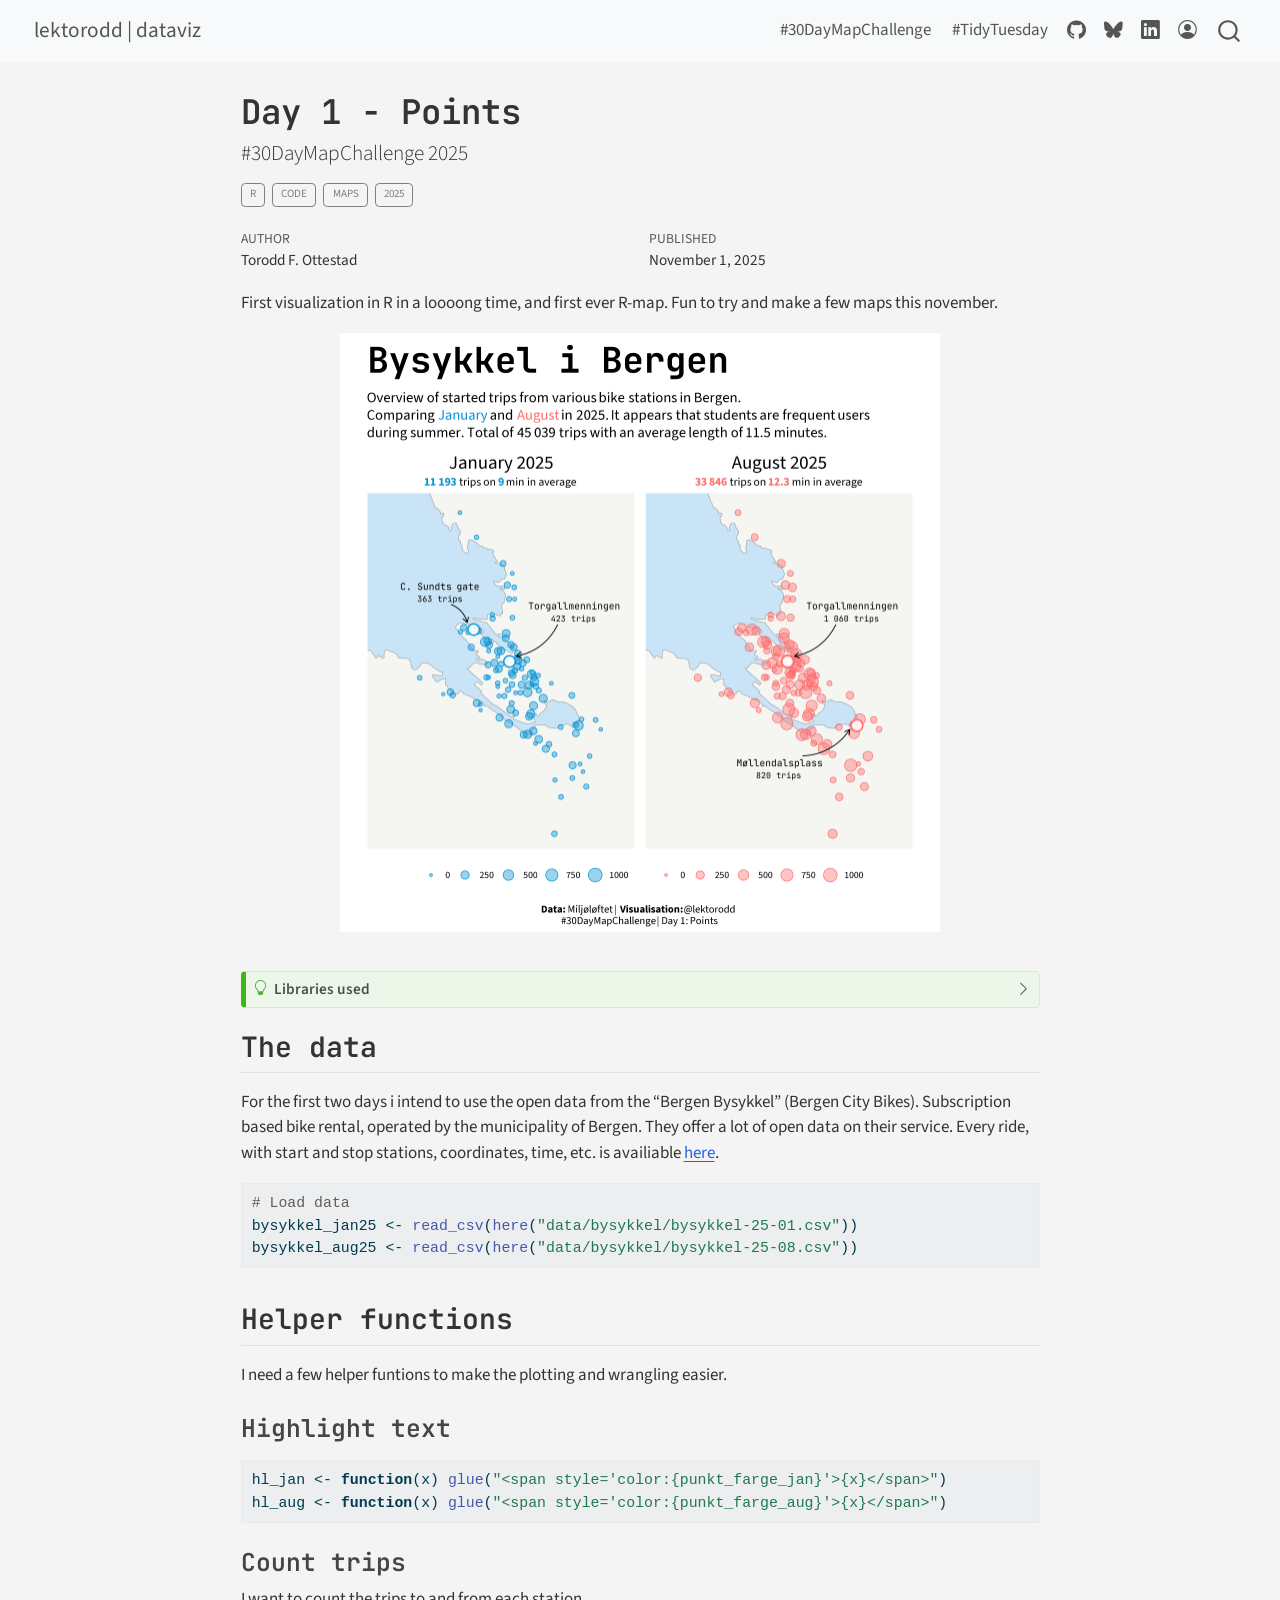
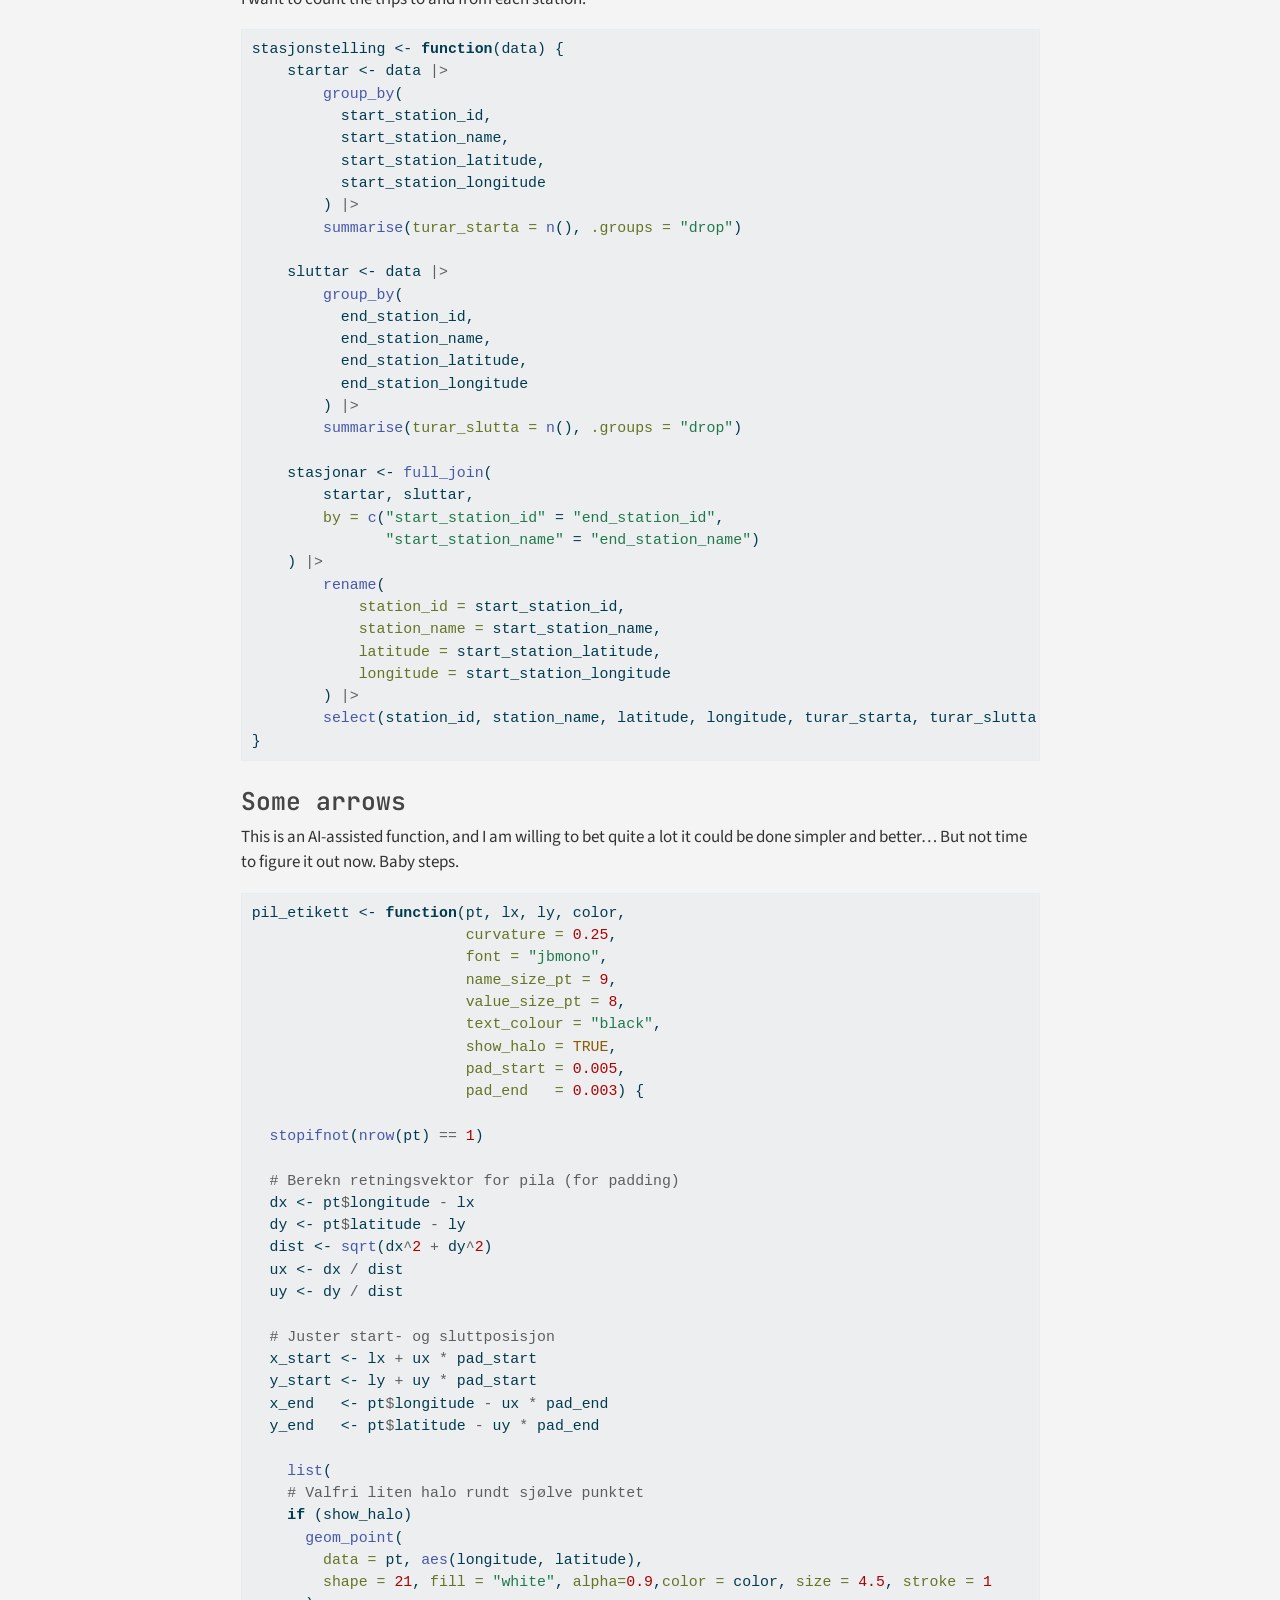
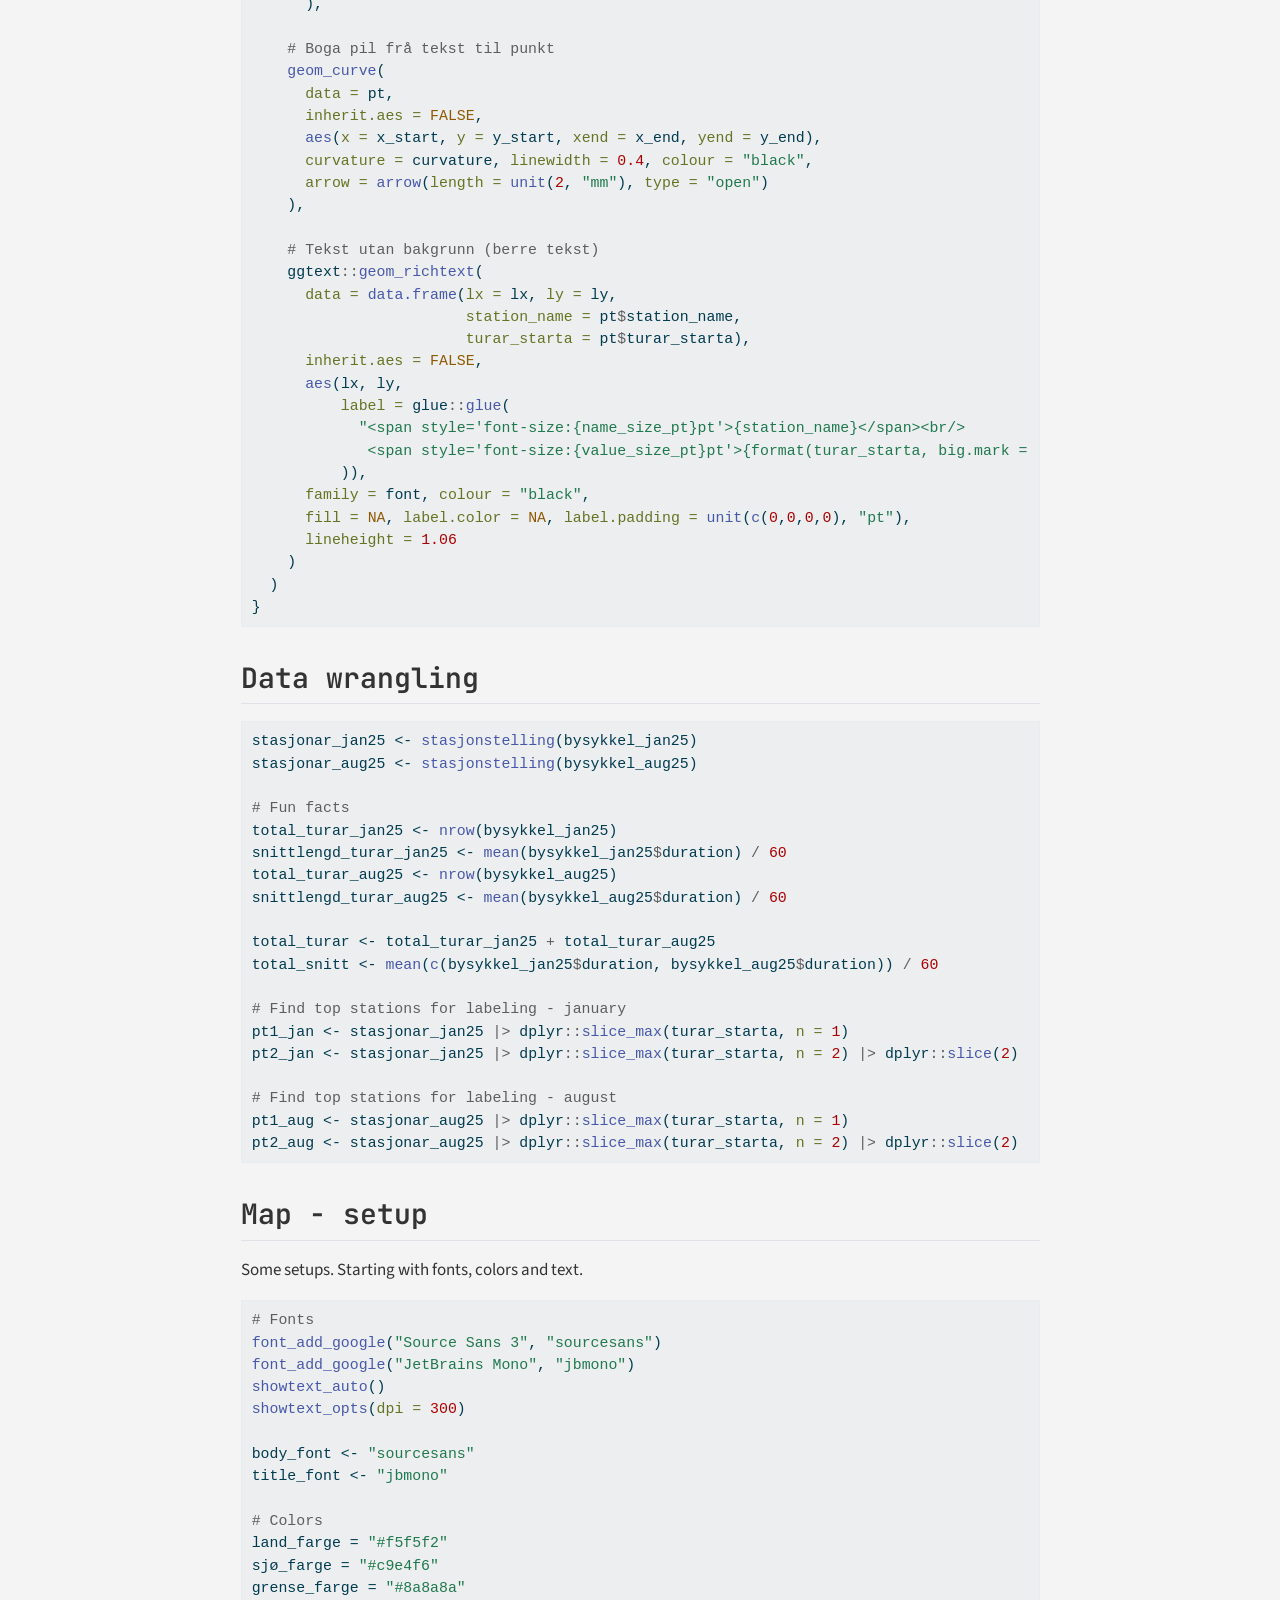
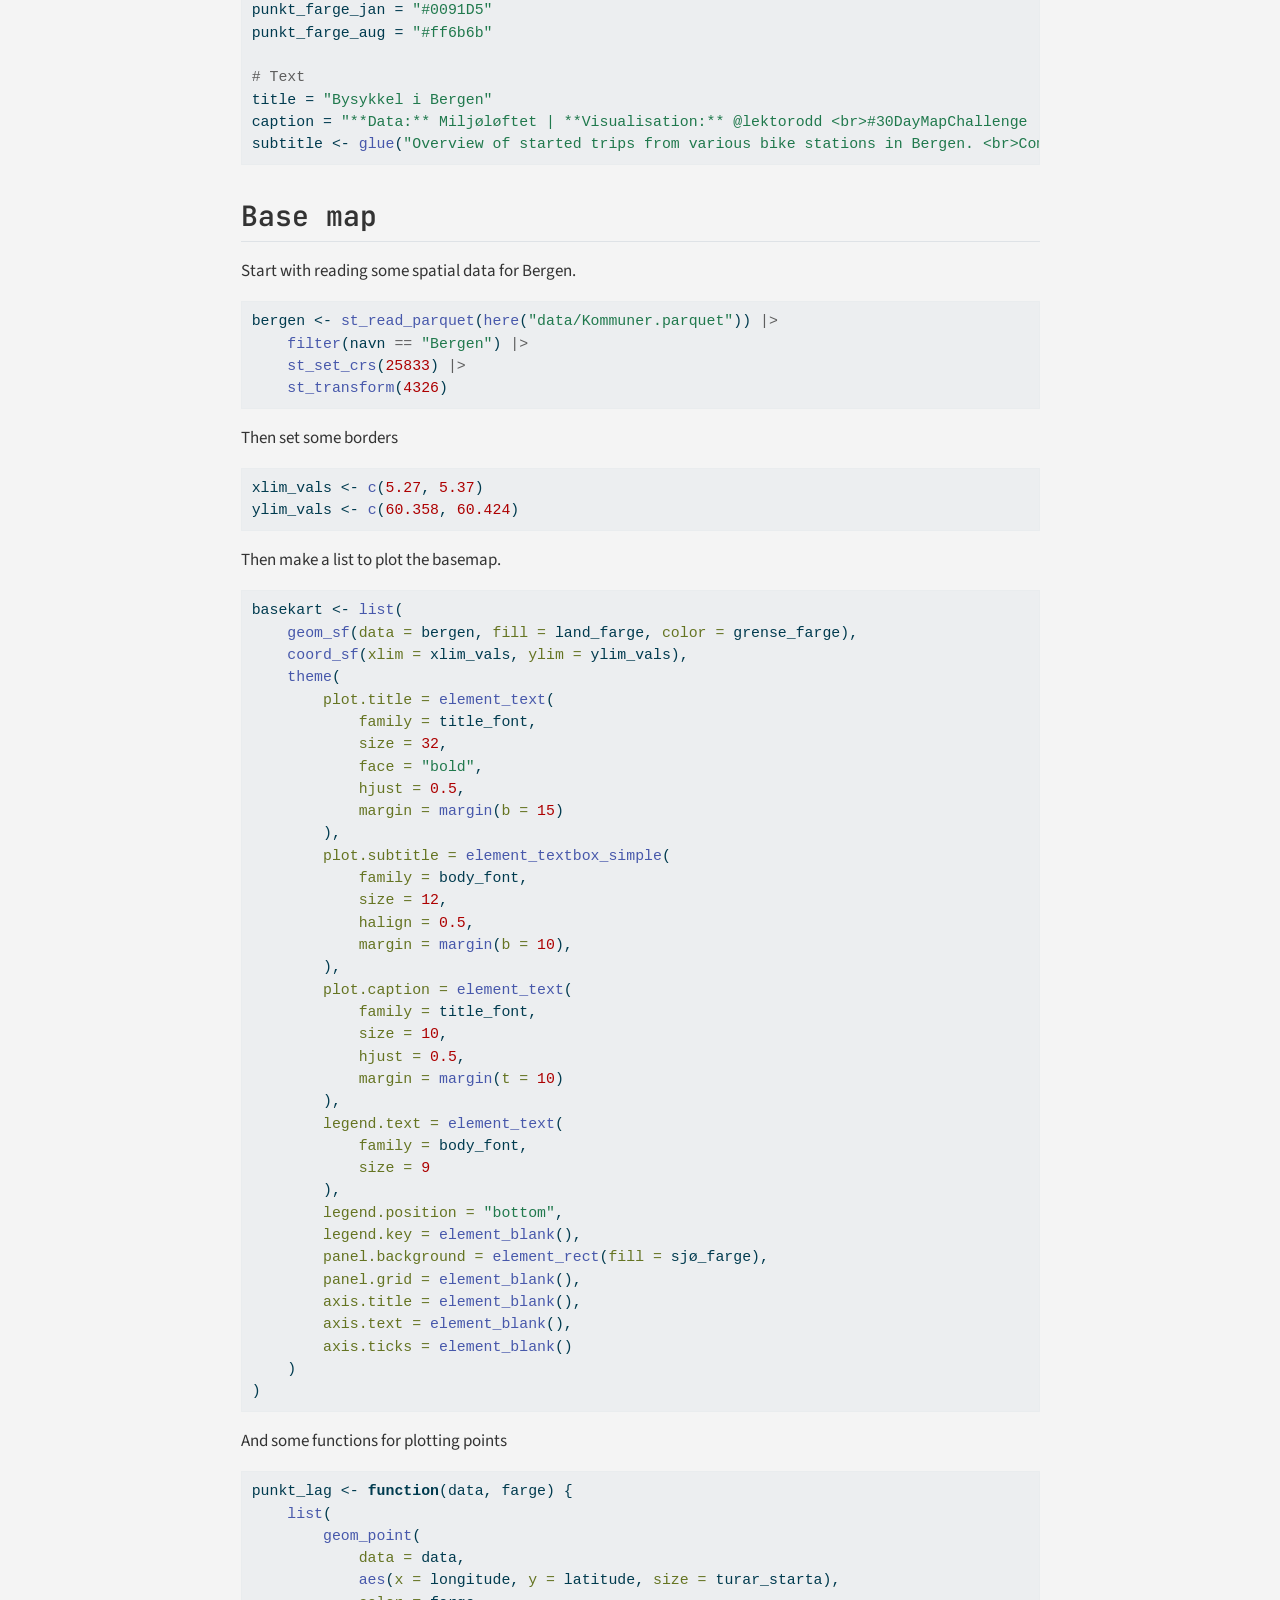
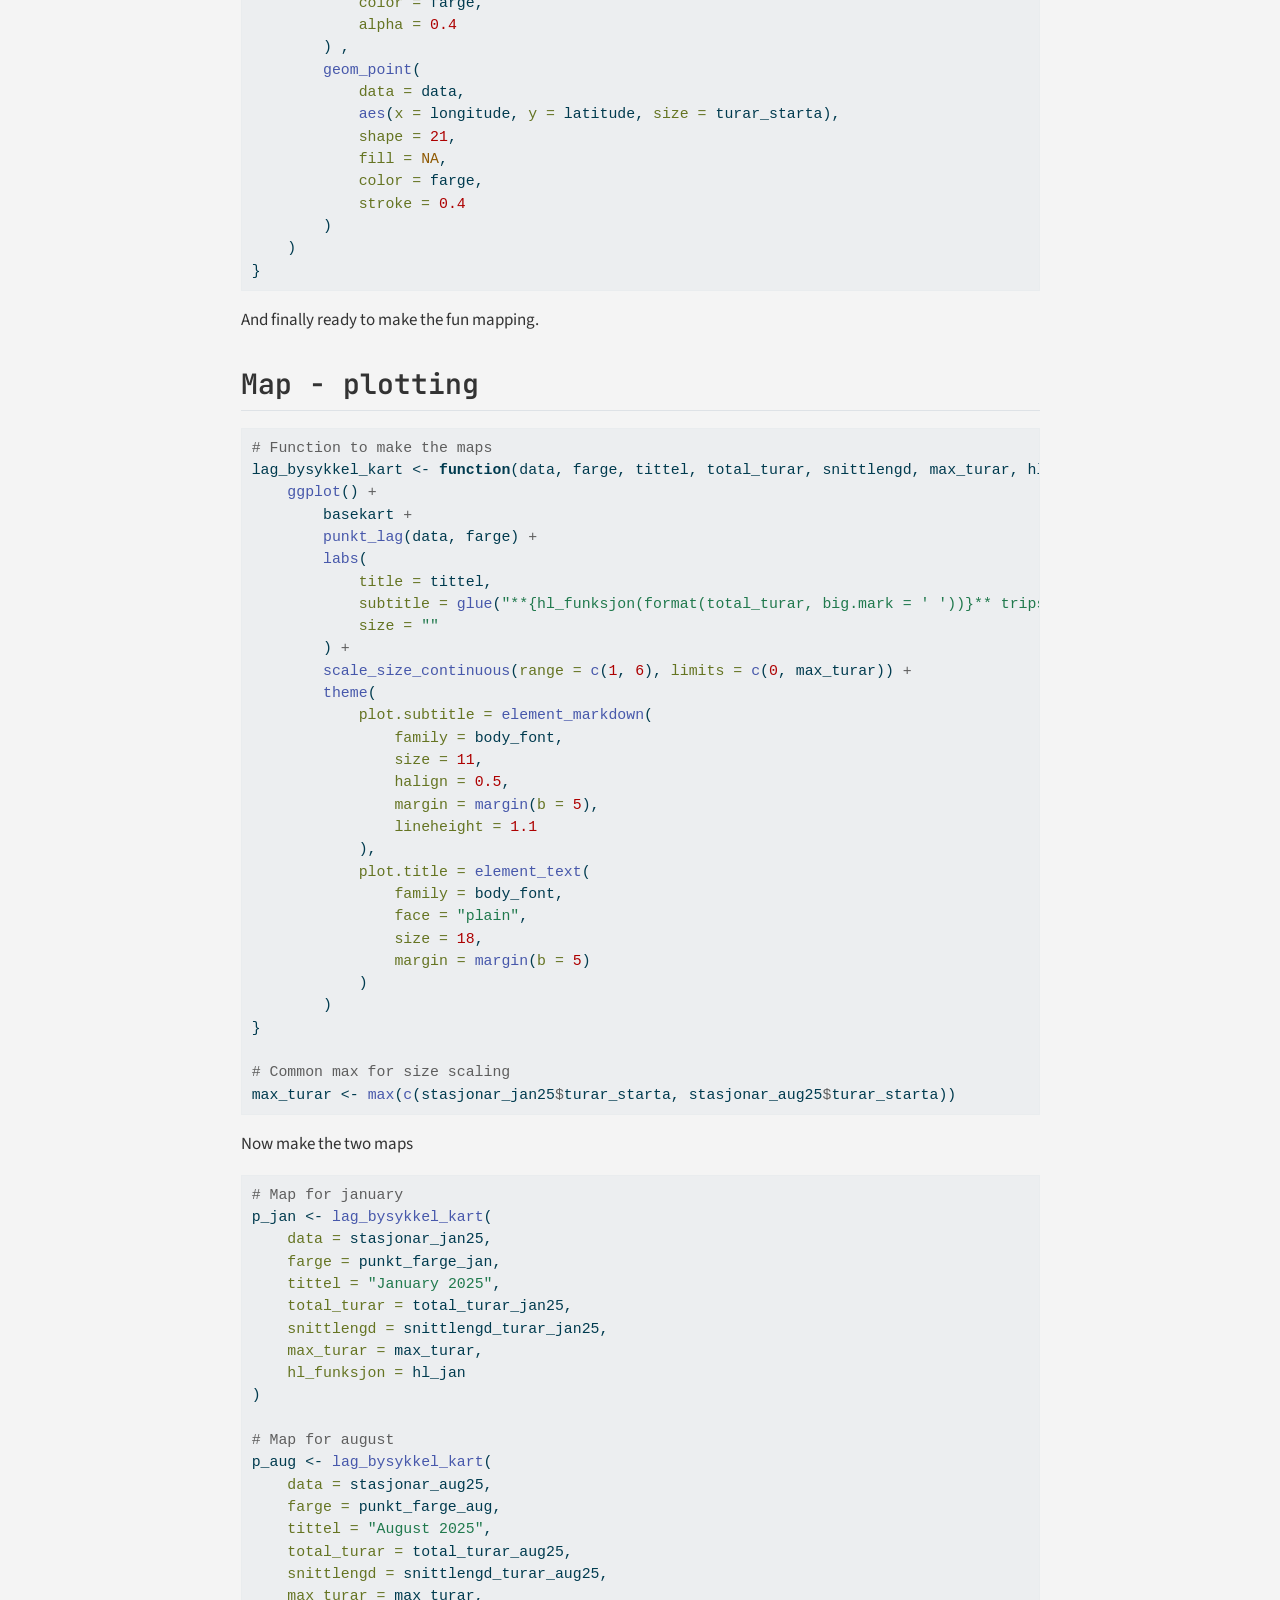
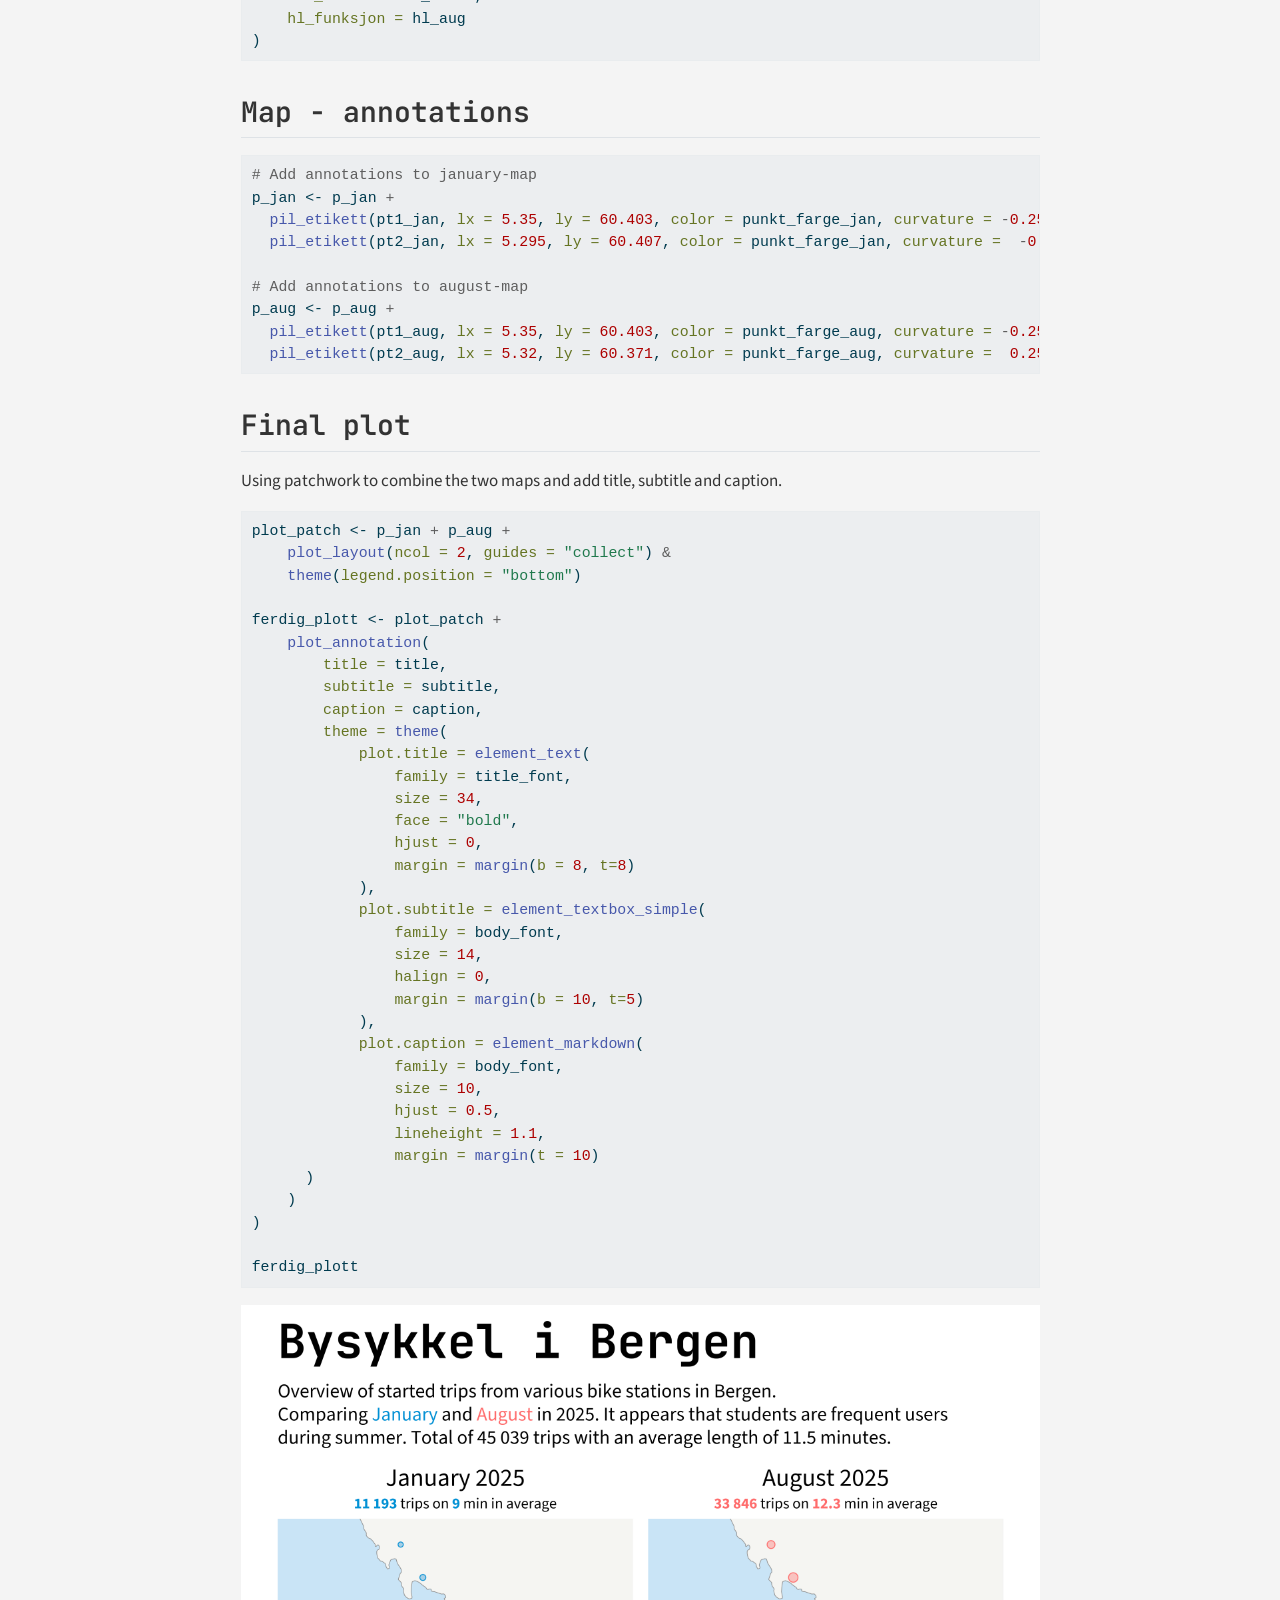
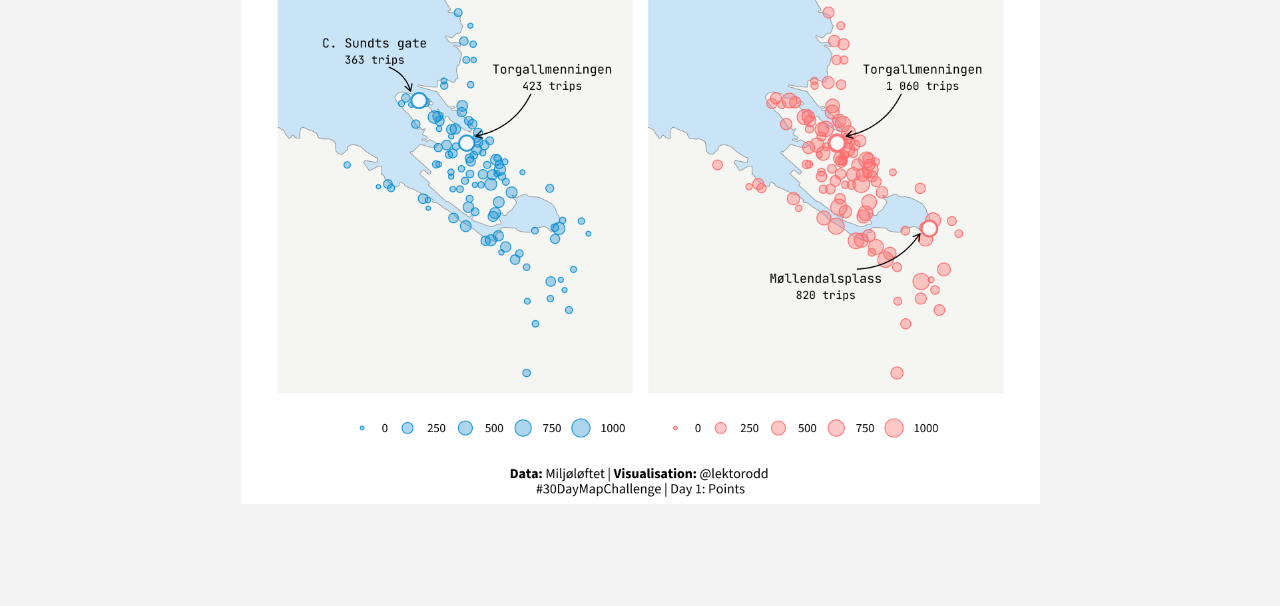
<file: 30DayMapChallenge/2025/2025-1-points/index.html>
<!DOCTYPE html>
<html xmlns="http://www.w3.org/1999/xhtml" lang="en" xml:lang="en"><head>

<meta charset="utf-8">
<meta name="generator" content="quarto-1.8.24">

<meta name="viewport" content="width=device-width, initial-scale=1.0, user-scalable=yes">

<meta name="author" content="Torodd F. Ottestad">
<meta name="dcterms.date" content="2025-11-01">

<title>Day 1 - Points – lektorodd | dataviz</title>
<style>
code{white-space: pre-wrap;}
span.smallcaps{font-variant: small-caps;}
div.columns{display: flex; gap: min(4vw, 1.5em);}
div.column{flex: auto; overflow-x: auto;}
div.hanging-indent{margin-left: 1.5em; text-indent: -1.5em;}
ul.task-list{list-style: none;}
ul.task-list li input[type="checkbox"] {
  width: 0.8em;
  margin: 0 0.8em 0.2em -1em; /* quarto-specific, see https://github.com/quarto-dev/quarto-cli/issues/4556 */ 
  vertical-align: middle;
}
/* CSS for syntax highlighting */
html { -webkit-text-size-adjust: 100%; }
pre > code.sourceCode { white-space: pre; position: relative; }
pre > code.sourceCode > span { display: inline-block; line-height: 1.25; }
pre > code.sourceCode > span:empty { height: 1.2em; }
.sourceCode { overflow: visible; }
code.sourceCode > span { color: inherit; text-decoration: inherit; }
div.sourceCode { margin: 1em 0; }
pre.sourceCode { margin: 0; }
@media screen {
div.sourceCode { overflow: auto; }
}
@media print {
pre > code.sourceCode { white-space: pre-wrap; }
pre > code.sourceCode > span { text-indent: -5em; padding-left: 5em; }
}
pre.numberSource code
  { counter-reset: source-line 0; }
pre.numberSource code > span
  { position: relative; left: -4em; counter-increment: source-line; }
pre.numberSource code > span > a:first-child::before
  { content: counter(source-line);
    position: relative; left: -1em; text-align: right; vertical-align: baseline;
    border: none; display: inline-block;
    -webkit-touch-callout: none; -webkit-user-select: none;
    -khtml-user-select: none; -moz-user-select: none;
    -ms-user-select: none; user-select: none;
    padding: 0 4px; width: 4em;
  }
pre.numberSource { margin-left: 3em;  padding-left: 4px; }
div.sourceCode
  {   }
@media screen {
pre > code.sourceCode > span > a:first-child::before { text-decoration: underline; }
}
</style>


<script src="../../../site_libs/quarto-nav/quarto-nav.js"></script>
<script src="../../../site_libs/quarto-nav/headroom.min.js"></script>
<script src="../../../site_libs/clipboard/clipboard.min.js"></script>
<script src="../../../site_libs/quarto-search/autocomplete.umd.js"></script>
<script src="../../../site_libs/quarto-search/fuse.min.js"></script>
<script src="../../../site_libs/quarto-search/quarto-search.js"></script>
<meta name="quarto:offset" content="../../../">
<link href="../../../favicon.png" rel="icon" type="image/png">
<script src="../../../site_libs/quarto-html/quarto.js" type="module"></script>
<script src="../../../site_libs/quarto-html/tabsets/tabsets.js" type="module"></script>
<script src="../../../site_libs/quarto-html/axe/axe-check.js" type="module"></script>
<script src="../../../site_libs/quarto-html/popper.min.js"></script>
<script src="../../../site_libs/quarto-html/tippy.umd.min.js"></script>
<script src="../../../site_libs/quarto-html/anchor.min.js"></script>
<link href="../../../site_libs/quarto-html/tippy.css" rel="stylesheet">
<link href="../../../site_libs/quarto-html/quarto-syntax-highlighting-dc55a5b9e770e841cd82e46aadbfb9b0.css" rel="stylesheet" id="quarto-text-highlighting-styles">
<script src="../../../site_libs/bootstrap/bootstrap.min.js"></script>
<link href="../../../site_libs/bootstrap/bootstrap-icons.css" rel="stylesheet">
<link href="../../../site_libs/bootstrap/bootstrap-5b4ad623e5705c0698d39aec6f10cf02.min.css" rel="stylesheet" append-hash="true" id="quarto-bootstrap" data-mode="light">
<script id="quarto-search-options" type="application/json">{
  "location": "navbar",
  "copy-button": false,
  "collapse-after": 3,
  "panel-placement": "end",
  "type": "overlay",
  "limit": 50,
  "keyboard-shortcut": [
    "f",
    "/",
    "s"
  ],
  "show-item-context": false,
  "language": {
    "search-no-results-text": "No results",
    "search-matching-documents-text": "matching documents",
    "search-copy-link-title": "Copy link to search",
    "search-hide-matches-text": "Hide additional matches",
    "search-more-match-text": "more match in this document",
    "search-more-matches-text": "more matches in this document",
    "search-clear-button-title": "Clear",
    "search-text-placeholder": "",
    "search-detached-cancel-button-title": "Cancel",
    "search-submit-button-title": "Submit",
    "search-label": "Search"
  }
}</script>


<link rel="stylesheet" href="../../../styles.css">
</head>

<body class="nav-fixed fullcontent quarto-light">

<div id="quarto-search-results"></div>
  <header id="quarto-header" class="headroom fixed-top">
    <nav class="navbar navbar-expand-lg " data-bs-theme="dark">
      <div class="navbar-container container-fluid">
      <div class="navbar-brand-container mx-auto">
    <a href="../../../index.html" class="navbar-brand navbar-brand-logo">
    </a>
    <a class="navbar-brand" href="../../../index.html">
    <span class="navbar-title">lektorodd | dataviz</span>
    </a>
  </div>
            <div id="quarto-search" class="" title="Search"></div>
          <button class="navbar-toggler" type="button" data-bs-toggle="collapse" data-bs-target="#navbarCollapse" aria-controls="navbarCollapse" role="menu" aria-expanded="false" aria-label="Toggle navigation" onclick="if (window.quartoToggleHeadroom) { window.quartoToggleHeadroom(); }">
  <span class="navbar-toggler-icon"></span>
</button>
          <div class="collapse navbar-collapse" id="navbarCollapse">
            <ul class="navbar-nav navbar-nav-scroll ms-auto">
  <li class="nav-item">
    <a class="nav-link" href="../../../maps.html"> 
<span class="menu-text">#30DayMapChallenge</span></a>
  </li>  
  <li class="nav-item">
    <a class="nav-link" href="../../../tidytuesday.html"> 
<span class="menu-text">#TidyTuesday</span></a>
  </li>  
  <li class="nav-item compact">
    <a class="nav-link" href="https://github.com/lektorodd/dataviz"> <i class="bi bi-github" role="img">
</i> 
<span class="menu-text"></span></a>
  </li>  
  <li class="nav-item compact">
    <a class="nav-link" href="https://bsky.app/profile/torodd.bsky.social"> <i class="bi bi-bluesky" role="img">
</i> 
<span class="menu-text"></span></a>
  </li>  
  <li class="nav-item compact">
    <a class="nav-link" href="https://www.linkedin.com/in/torodd-ottestad/"> <i class="bi bi-linkedin" role="img">
</i> 
<span class="menu-text"></span></a>
  </li>  
  <li class="nav-item compact">
    <a class="nav-link" href="https://lektorodd.no/"> <i class="bi bi-person-circle" role="img">
</i> 
<span class="menu-text"></span></a>
  </li>  
</ul>
          </div> <!-- /navcollapse -->
            <div class="quarto-navbar-tools">
</div>
      </div> <!-- /container-fluid -->
    </nav>
</header>
<!-- content -->
<div id="quarto-content" class="quarto-container page-columns page-rows-contents page-layout-article page-navbar">
<!-- sidebar -->
<!-- margin-sidebar -->
    
<!-- main -->
<main class="content" id="quarto-document-content">

<header id="title-block-header" class="quarto-title-block default">
<div class="quarto-title">
<h1 class="title">Day 1 - Points</h1>
<p class="subtitle lead">#30DayMapChallenge 2025</p>
  <div class="quarto-categories">
    <div class="quarto-category">R</div>
    <div class="quarto-category">code</div>
    <div class="quarto-category">maps</div>
    <div class="quarto-category">2025</div>
  </div>
  </div>



<div class="quarto-title-meta">

    <div>
    <div class="quarto-title-meta-heading">Author</div>
    <div class="quarto-title-meta-contents">
             <p>Torodd F. Ottestad </p>
          </div>
  </div>
    
    <div>
    <div class="quarto-title-meta-heading">Published</div>
    <div class="quarto-title-meta-contents">
      <p class="date">November 1, 2025</p>
    </div>
  </div>
  
    
  </div>
  


</header>


<p>First visualization in R in a loooong time, and first ever R-map. Fun to try and make a few maps this november.</p>
<div class="quarto-figure quarto-figure-center">
<figure class="figure">
<p><img src="day1-points.png" class="img-fluid quarto-figure quarto-figure-center figure-img" style="width:75.0%"></p>
</figure>
</div>
<div class="callout callout-style-default callout-tip callout-titled">
<div class="callout-header d-flex align-content-center collapsed" data-bs-toggle="collapse" data-bs-target=".callout-1-contents" aria-controls="callout-1" aria-expanded="false" aria-label="Toggle callout">
<div class="callout-icon-container">
<i class="callout-icon"></i>
</div>
<div class="callout-title-container flex-fill">
<span class="screen-reader-only">Tip</span>Libraries used
</div>
<div class="callout-btn-toggle d-inline-block border-0 py-1 ps-1 pe-0 float-end"><i class="callout-toggle"></i></div>
</div>
<div id="callout-1" class="callout-1-contents callout-collapse collapse">
<div class="callout-body-container callout-body">
<div class="cell">
<div class="code-copy-outer-scaffold"><div class="sourceCode cell-code" id="cb1"><pre class="sourceCode r code-with-copy"><code class="sourceCode r"><span id="cb1-1"><a href="#cb1-1" aria-hidden="true" tabindex="-1"></a><span class="fu">library</span>(ggplot2)</span>
<span id="cb1-2"><a href="#cb1-2" aria-hidden="true" tabindex="-1"></a><span class="fu">library</span>(sfarrow)</span>
<span id="cb1-3"><a href="#cb1-3" aria-hidden="true" tabindex="-1"></a><span class="fu">library</span>(sf)</span>
<span id="cb1-4"><a href="#cb1-4" aria-hidden="true" tabindex="-1"></a><span class="fu">library</span>(readr)</span>
<span id="cb1-5"><a href="#cb1-5" aria-hidden="true" tabindex="-1"></a><span class="fu">library</span>(dplyr)</span>
<span id="cb1-6"><a href="#cb1-6" aria-hidden="true" tabindex="-1"></a><span class="fu">library</span>(showtext)</span>
<span id="cb1-7"><a href="#cb1-7" aria-hidden="true" tabindex="-1"></a><span class="fu">library</span>(ggtext)</span>
<span id="cb1-8"><a href="#cb1-8" aria-hidden="true" tabindex="-1"></a><span class="fu">library</span>(glue)</span>
<span id="cb1-9"><a href="#cb1-9" aria-hidden="true" tabindex="-1"></a><span class="fu">library</span>(ggrepel)</span>
<span id="cb1-10"><a href="#cb1-10" aria-hidden="true" tabindex="-1"></a><span class="fu">library</span>(grid)</span>
<span id="cb1-11"><a href="#cb1-11" aria-hidden="true" tabindex="-1"></a><span class="fu">library</span>(patchwork)</span>
<span id="cb1-12"><a href="#cb1-12" aria-hidden="true" tabindex="-1"></a><span class="fu">library</span>(here)</span></code></pre></div><button title="Copy to Clipboard" class="code-copy-button"><i class="bi"></i></button></div>
</div>
</div>
</div>
</div>
<section id="the-data" class="level2">
<h2 class="anchored" data-anchor-id="the-data">The data</h2>
<p>For the first two days i intend to use the open data from the “Bergen Bysykkel” (Bergen City Bikes). Subscription based bike rental, operated by the municipality of Bergen. They offer a lot of open data on their service. Every ride, with start and stop stations, coordinates, time, etc. is availiable <a href="https://bergenbysykkel.no/apne-data">here</a>.</p>
<div class="cell">
<div class="code-copy-outer-scaffold"><div class="sourceCode cell-code" id="cb2"><pre class="sourceCode r code-with-copy"><code class="sourceCode r"><span id="cb2-1"><a href="#cb2-1" aria-hidden="true" tabindex="-1"></a><span class="co"># Load data</span></span>
<span id="cb2-2"><a href="#cb2-2" aria-hidden="true" tabindex="-1"></a>bysykkel_jan25 <span class="ot">&lt;-</span> <span class="fu">read_csv</span>(<span class="fu">here</span>(<span class="st">"data/bysykkel/bysykkel-25-01.csv"</span>))</span>
<span id="cb2-3"><a href="#cb2-3" aria-hidden="true" tabindex="-1"></a>bysykkel_aug25 <span class="ot">&lt;-</span> <span class="fu">read_csv</span>(<span class="fu">here</span>(<span class="st">"data/bysykkel/bysykkel-25-08.csv"</span>))</span></code></pre></div><button title="Copy to Clipboard" class="code-copy-button"><i class="bi"></i></button></div>
</div>
</section>
<section id="helper-functions" class="level2">
<h2 class="anchored" data-anchor-id="helper-functions">Helper functions</h2>
<p>I need a few helper funtions to make the plotting and wrangling easier.</p>
<section id="highlight-text" class="level3">
<h3 class="anchored" data-anchor-id="highlight-text">Highlight text</h3>
<div class="cell">
<div class="code-copy-outer-scaffold"><div class="sourceCode cell-code" id="cb3"><pre class="sourceCode r code-with-copy"><code class="sourceCode r"><span id="cb3-1"><a href="#cb3-1" aria-hidden="true" tabindex="-1"></a>hl_jan <span class="ot">&lt;-</span> <span class="cf">function</span>(x) <span class="fu">glue</span>(<span class="st">"&lt;span style='color:{punkt_farge_jan}'&gt;{x}&lt;/span&gt;"</span>)</span>
<span id="cb3-2"><a href="#cb3-2" aria-hidden="true" tabindex="-1"></a>hl_aug <span class="ot">&lt;-</span> <span class="cf">function</span>(x) <span class="fu">glue</span>(<span class="st">"&lt;span style='color:{punkt_farge_aug}'&gt;{x}&lt;/span&gt;"</span>)</span></code></pre></div><button title="Copy to Clipboard" class="code-copy-button"><i class="bi"></i></button></div>
</div>
</section>
<section id="count-trips" class="level3">
<h3 class="anchored" data-anchor-id="count-trips">Count trips</h3>
<p>I want to count the trips to and from each station.</p>
<div class="cell">
<div class="code-copy-outer-scaffold"><div class="sourceCode cell-code" id="cb4"><pre class="sourceCode r code-with-copy"><code class="sourceCode r"><span id="cb4-1"><a href="#cb4-1" aria-hidden="true" tabindex="-1"></a>stasjonstelling <span class="ot">&lt;-</span> <span class="cf">function</span>(data) {</span>
<span id="cb4-2"><a href="#cb4-2" aria-hidden="true" tabindex="-1"></a>    startar <span class="ot">&lt;-</span> data <span class="sc">|&gt;</span></span>
<span id="cb4-3"><a href="#cb4-3" aria-hidden="true" tabindex="-1"></a>        <span class="fu">group_by</span>(</span>
<span id="cb4-4"><a href="#cb4-4" aria-hidden="true" tabindex="-1"></a>          start_station_id, </span>
<span id="cb4-5"><a href="#cb4-5" aria-hidden="true" tabindex="-1"></a>          start_station_name, </span>
<span id="cb4-6"><a href="#cb4-6" aria-hidden="true" tabindex="-1"></a>          start_station_latitude, </span>
<span id="cb4-7"><a href="#cb4-7" aria-hidden="true" tabindex="-1"></a>          start_station_longitude</span>
<span id="cb4-8"><a href="#cb4-8" aria-hidden="true" tabindex="-1"></a>        ) <span class="sc">|&gt;</span></span>
<span id="cb4-9"><a href="#cb4-9" aria-hidden="true" tabindex="-1"></a>        <span class="fu">summarise</span>(<span class="at">turar_starta =</span> <span class="fu">n</span>(), <span class="at">.groups =</span> <span class="st">"drop"</span>)</span>
<span id="cb4-10"><a href="#cb4-10" aria-hidden="true" tabindex="-1"></a>    </span>
<span id="cb4-11"><a href="#cb4-11" aria-hidden="true" tabindex="-1"></a>    sluttar <span class="ot">&lt;-</span> data <span class="sc">|&gt;</span></span>
<span id="cb4-12"><a href="#cb4-12" aria-hidden="true" tabindex="-1"></a>        <span class="fu">group_by</span>(</span>
<span id="cb4-13"><a href="#cb4-13" aria-hidden="true" tabindex="-1"></a>          end_station_id, </span>
<span id="cb4-14"><a href="#cb4-14" aria-hidden="true" tabindex="-1"></a>          end_station_name, </span>
<span id="cb4-15"><a href="#cb4-15" aria-hidden="true" tabindex="-1"></a>          end_station_latitude, </span>
<span id="cb4-16"><a href="#cb4-16" aria-hidden="true" tabindex="-1"></a>          end_station_longitude</span>
<span id="cb4-17"><a href="#cb4-17" aria-hidden="true" tabindex="-1"></a>        ) <span class="sc">|&gt;</span></span>
<span id="cb4-18"><a href="#cb4-18" aria-hidden="true" tabindex="-1"></a>        <span class="fu">summarise</span>(<span class="at">turar_slutta =</span> <span class="fu">n</span>(), <span class="at">.groups =</span> <span class="st">"drop"</span>)</span>
<span id="cb4-19"><a href="#cb4-19" aria-hidden="true" tabindex="-1"></a>    </span>
<span id="cb4-20"><a href="#cb4-20" aria-hidden="true" tabindex="-1"></a>    stasjonar <span class="ot">&lt;-</span> <span class="fu">full_join</span>(</span>
<span id="cb4-21"><a href="#cb4-21" aria-hidden="true" tabindex="-1"></a>        startar, sluttar,</span>
<span id="cb4-22"><a href="#cb4-22" aria-hidden="true" tabindex="-1"></a>        <span class="at">by =</span> <span class="fu">c</span>(<span class="st">"start_station_id"</span> <span class="ot">=</span> <span class="st">"end_station_id"</span>,</span>
<span id="cb4-23"><a href="#cb4-23" aria-hidden="true" tabindex="-1"></a>               <span class="st">"start_station_name"</span> <span class="ot">=</span> <span class="st">"end_station_name"</span>)</span>
<span id="cb4-24"><a href="#cb4-24" aria-hidden="true" tabindex="-1"></a>    ) <span class="sc">|&gt;</span></span>
<span id="cb4-25"><a href="#cb4-25" aria-hidden="true" tabindex="-1"></a>        <span class="fu">rename</span>(</span>
<span id="cb4-26"><a href="#cb4-26" aria-hidden="true" tabindex="-1"></a>            <span class="at">station_id =</span> start_station_id,</span>
<span id="cb4-27"><a href="#cb4-27" aria-hidden="true" tabindex="-1"></a>            <span class="at">station_name =</span> start_station_name,</span>
<span id="cb4-28"><a href="#cb4-28" aria-hidden="true" tabindex="-1"></a>            <span class="at">latitude =</span> start_station_latitude,</span>
<span id="cb4-29"><a href="#cb4-29" aria-hidden="true" tabindex="-1"></a>            <span class="at">longitude =</span> start_station_longitude</span>
<span id="cb4-30"><a href="#cb4-30" aria-hidden="true" tabindex="-1"></a>        ) <span class="sc">|&gt;</span></span>
<span id="cb4-31"><a href="#cb4-31" aria-hidden="true" tabindex="-1"></a>        <span class="fu">select</span>(station_id, station_name, latitude, longitude, turar_starta, turar_slutta)</span>
<span id="cb4-32"><a href="#cb4-32" aria-hidden="true" tabindex="-1"></a>}</span></code></pre></div><button title="Copy to Clipboard" class="code-copy-button"><i class="bi"></i></button></div>
</div>
</section>
<section id="some-arrows" class="level3">
<h3 class="anchored" data-anchor-id="some-arrows">Some arrows</h3>
<p>This is an AI-assisted function, and I am willing to bet quite a lot it could be done simpler and better… But not time to figure it out now. Baby steps.</p>
<div class="cell">
<div class="code-copy-outer-scaffold"><div class="sourceCode cell-code" id="cb5"><pre class="sourceCode r code-with-copy"><code class="sourceCode r"><span id="cb5-1"><a href="#cb5-1" aria-hidden="true" tabindex="-1"></a>pil_etikett <span class="ot">&lt;-</span> <span class="cf">function</span>(pt, lx, ly, color,</span>
<span id="cb5-2"><a href="#cb5-2" aria-hidden="true" tabindex="-1"></a>                        <span class="at">curvature =</span> <span class="fl">0.25</span>,</span>
<span id="cb5-3"><a href="#cb5-3" aria-hidden="true" tabindex="-1"></a>                        <span class="at">font =</span> <span class="st">"jbmono"</span>,</span>
<span id="cb5-4"><a href="#cb5-4" aria-hidden="true" tabindex="-1"></a>                        <span class="at">name_size_pt =</span> <span class="dv">9</span>,</span>
<span id="cb5-5"><a href="#cb5-5" aria-hidden="true" tabindex="-1"></a>                        <span class="at">value_size_pt =</span> <span class="dv">8</span>,</span>
<span id="cb5-6"><a href="#cb5-6" aria-hidden="true" tabindex="-1"></a>                        <span class="at">text_colour =</span> <span class="st">"black"</span>,</span>
<span id="cb5-7"><a href="#cb5-7" aria-hidden="true" tabindex="-1"></a>                        <span class="at">show_halo =</span> <span class="cn">TRUE</span>,</span>
<span id="cb5-8"><a href="#cb5-8" aria-hidden="true" tabindex="-1"></a>                        <span class="at">pad_start =</span> <span class="fl">0.005</span>,</span>
<span id="cb5-9"><a href="#cb5-9" aria-hidden="true" tabindex="-1"></a>                        <span class="at">pad_end   =</span> <span class="fl">0.003</span>) {</span>
<span id="cb5-10"><a href="#cb5-10" aria-hidden="true" tabindex="-1"></a></span>
<span id="cb5-11"><a href="#cb5-11" aria-hidden="true" tabindex="-1"></a>  <span class="fu">stopifnot</span>(<span class="fu">nrow</span>(pt) <span class="sc">==</span> <span class="dv">1</span>)</span>
<span id="cb5-12"><a href="#cb5-12" aria-hidden="true" tabindex="-1"></a></span>
<span id="cb5-13"><a href="#cb5-13" aria-hidden="true" tabindex="-1"></a>  <span class="co"># Berekn retningsvektor for pila (for padding)</span></span>
<span id="cb5-14"><a href="#cb5-14" aria-hidden="true" tabindex="-1"></a>  dx <span class="ot">&lt;-</span> pt<span class="sc">$</span>longitude <span class="sc">-</span> lx</span>
<span id="cb5-15"><a href="#cb5-15" aria-hidden="true" tabindex="-1"></a>  dy <span class="ot">&lt;-</span> pt<span class="sc">$</span>latitude <span class="sc">-</span> ly</span>
<span id="cb5-16"><a href="#cb5-16" aria-hidden="true" tabindex="-1"></a>  dist <span class="ot">&lt;-</span> <span class="fu">sqrt</span>(dx<span class="sc">^</span><span class="dv">2</span> <span class="sc">+</span> dy<span class="sc">^</span><span class="dv">2</span>)</span>
<span id="cb5-17"><a href="#cb5-17" aria-hidden="true" tabindex="-1"></a>  ux <span class="ot">&lt;-</span> dx <span class="sc">/</span> dist</span>
<span id="cb5-18"><a href="#cb5-18" aria-hidden="true" tabindex="-1"></a>  uy <span class="ot">&lt;-</span> dy <span class="sc">/</span> dist</span>
<span id="cb5-19"><a href="#cb5-19" aria-hidden="true" tabindex="-1"></a></span>
<span id="cb5-20"><a href="#cb5-20" aria-hidden="true" tabindex="-1"></a>  <span class="co"># Juster start- og sluttposisjon</span></span>
<span id="cb5-21"><a href="#cb5-21" aria-hidden="true" tabindex="-1"></a>  x_start <span class="ot">&lt;-</span> lx <span class="sc">+</span> ux <span class="sc">*</span> pad_start</span>
<span id="cb5-22"><a href="#cb5-22" aria-hidden="true" tabindex="-1"></a>  y_start <span class="ot">&lt;-</span> ly <span class="sc">+</span> uy <span class="sc">*</span> pad_start</span>
<span id="cb5-23"><a href="#cb5-23" aria-hidden="true" tabindex="-1"></a>  x_end   <span class="ot">&lt;-</span> pt<span class="sc">$</span>longitude <span class="sc">-</span> ux <span class="sc">*</span> pad_end</span>
<span id="cb5-24"><a href="#cb5-24" aria-hidden="true" tabindex="-1"></a>  y_end   <span class="ot">&lt;-</span> pt<span class="sc">$</span>latitude <span class="sc">-</span> uy <span class="sc">*</span> pad_end</span>
<span id="cb5-25"><a href="#cb5-25" aria-hidden="true" tabindex="-1"></a>  </span>
<span id="cb5-26"><a href="#cb5-26" aria-hidden="true" tabindex="-1"></a>    <span class="fu">list</span>(</span>
<span id="cb5-27"><a href="#cb5-27" aria-hidden="true" tabindex="-1"></a>    <span class="co"># Valfri liten halo rundt sjølve punktet</span></span>
<span id="cb5-28"><a href="#cb5-28" aria-hidden="true" tabindex="-1"></a>    <span class="cf">if</span> (show_halo)</span>
<span id="cb5-29"><a href="#cb5-29" aria-hidden="true" tabindex="-1"></a>      <span class="fu">geom_point</span>(</span>
<span id="cb5-30"><a href="#cb5-30" aria-hidden="true" tabindex="-1"></a>        <span class="at">data =</span> pt, <span class="fu">aes</span>(longitude, latitude),</span>
<span id="cb5-31"><a href="#cb5-31" aria-hidden="true" tabindex="-1"></a>        <span class="at">shape =</span> <span class="dv">21</span>, <span class="at">fill =</span> <span class="st">"white"</span>, <span class="at">alpha=</span><span class="fl">0.9</span>,<span class="at">color =</span> color, <span class="at">size =</span> <span class="fl">4.5</span>, <span class="at">stroke =</span> <span class="dv">1</span></span>
<span id="cb5-32"><a href="#cb5-32" aria-hidden="true" tabindex="-1"></a>      ),</span>
<span id="cb5-33"><a href="#cb5-33" aria-hidden="true" tabindex="-1"></a></span>
<span id="cb5-34"><a href="#cb5-34" aria-hidden="true" tabindex="-1"></a>    <span class="co"># Boga pil frå tekst til punkt</span></span>
<span id="cb5-35"><a href="#cb5-35" aria-hidden="true" tabindex="-1"></a>    <span class="fu">geom_curve</span>(</span>
<span id="cb5-36"><a href="#cb5-36" aria-hidden="true" tabindex="-1"></a>      <span class="at">data =</span> pt,</span>
<span id="cb5-37"><a href="#cb5-37" aria-hidden="true" tabindex="-1"></a>      <span class="at">inherit.aes =</span> <span class="cn">FALSE</span>,</span>
<span id="cb5-38"><a href="#cb5-38" aria-hidden="true" tabindex="-1"></a>      <span class="fu">aes</span>(<span class="at">x =</span> x_start, <span class="at">y =</span> y_start, <span class="at">xend =</span> x_end, <span class="at">yend =</span> y_end),</span>
<span id="cb5-39"><a href="#cb5-39" aria-hidden="true" tabindex="-1"></a>      <span class="at">curvature =</span> curvature, <span class="at">linewidth =</span> <span class="fl">0.4</span>, <span class="at">colour =</span> <span class="st">"black"</span>,</span>
<span id="cb5-40"><a href="#cb5-40" aria-hidden="true" tabindex="-1"></a>      <span class="at">arrow =</span> <span class="fu">arrow</span>(<span class="at">length =</span> <span class="fu">unit</span>(<span class="dv">2</span>, <span class="st">"mm"</span>), <span class="at">type =</span> <span class="st">"open"</span>)</span>
<span id="cb5-41"><a href="#cb5-41" aria-hidden="true" tabindex="-1"></a>    ),</span>
<span id="cb5-42"><a href="#cb5-42" aria-hidden="true" tabindex="-1"></a></span>
<span id="cb5-43"><a href="#cb5-43" aria-hidden="true" tabindex="-1"></a>    <span class="co"># Tekst utan bakgrunn (berre tekst)</span></span>
<span id="cb5-44"><a href="#cb5-44" aria-hidden="true" tabindex="-1"></a>    ggtext<span class="sc">::</span><span class="fu">geom_richtext</span>(</span>
<span id="cb5-45"><a href="#cb5-45" aria-hidden="true" tabindex="-1"></a>      <span class="at">data =</span> <span class="fu">data.frame</span>(<span class="at">lx =</span> lx, <span class="at">ly =</span> ly,</span>
<span id="cb5-46"><a href="#cb5-46" aria-hidden="true" tabindex="-1"></a>                        <span class="at">station_name =</span> pt<span class="sc">$</span>station_name,</span>
<span id="cb5-47"><a href="#cb5-47" aria-hidden="true" tabindex="-1"></a>                        <span class="at">turar_starta =</span> pt<span class="sc">$</span>turar_starta),</span>
<span id="cb5-48"><a href="#cb5-48" aria-hidden="true" tabindex="-1"></a>      <span class="at">inherit.aes =</span> <span class="cn">FALSE</span>,</span>
<span id="cb5-49"><a href="#cb5-49" aria-hidden="true" tabindex="-1"></a>      <span class="fu">aes</span>(lx, ly,</span>
<span id="cb5-50"><a href="#cb5-50" aria-hidden="true" tabindex="-1"></a>          <span class="at">label =</span> glue<span class="sc">::</span><span class="fu">glue</span>(</span>
<span id="cb5-51"><a href="#cb5-51" aria-hidden="true" tabindex="-1"></a>            <span class="st">"&lt;span style='font-size:{name_size_pt}pt'&gt;{station_name}&lt;/span&gt;&lt;br/&gt;</span></span>
<span id="cb5-52"><a href="#cb5-52" aria-hidden="true" tabindex="-1"></a><span class="st">             &lt;span style='font-size:{value_size_pt}pt'&gt;{format(turar_starta, big.mark = ' ')} trips&lt;/span&gt;"</span></span>
<span id="cb5-53"><a href="#cb5-53" aria-hidden="true" tabindex="-1"></a>          )),</span>
<span id="cb5-54"><a href="#cb5-54" aria-hidden="true" tabindex="-1"></a>      <span class="at">family =</span> font, <span class="at">colour =</span> <span class="st">"black"</span>,</span>
<span id="cb5-55"><a href="#cb5-55" aria-hidden="true" tabindex="-1"></a>      <span class="at">fill =</span> <span class="cn">NA</span>, <span class="at">label.color =</span> <span class="cn">NA</span>, <span class="at">label.padding =</span> <span class="fu">unit</span>(<span class="fu">c</span>(<span class="dv">0</span>,<span class="dv">0</span>,<span class="dv">0</span>,<span class="dv">0</span>), <span class="st">"pt"</span>),</span>
<span id="cb5-56"><a href="#cb5-56" aria-hidden="true" tabindex="-1"></a>      <span class="at">lineheight =</span> <span class="fl">1.06</span></span>
<span id="cb5-57"><a href="#cb5-57" aria-hidden="true" tabindex="-1"></a>    )</span>
<span id="cb5-58"><a href="#cb5-58" aria-hidden="true" tabindex="-1"></a>  )</span>
<span id="cb5-59"><a href="#cb5-59" aria-hidden="true" tabindex="-1"></a>}</span></code></pre></div><button title="Copy to Clipboard" class="code-copy-button"><i class="bi"></i></button></div>
</div>
</section>
</section>
<section id="data-wrangling" class="level2">
<h2 class="anchored" data-anchor-id="data-wrangling">Data wrangling</h2>
<div class="cell">
<div class="code-copy-outer-scaffold"><div class="sourceCode cell-code" id="cb6"><pre class="sourceCode r code-with-copy"><code class="sourceCode r"><span id="cb6-1"><a href="#cb6-1" aria-hidden="true" tabindex="-1"></a>stasjonar_jan25 <span class="ot">&lt;-</span> <span class="fu">stasjonstelling</span>(bysykkel_jan25)</span>
<span id="cb6-2"><a href="#cb6-2" aria-hidden="true" tabindex="-1"></a>stasjonar_aug25 <span class="ot">&lt;-</span> <span class="fu">stasjonstelling</span>(bysykkel_aug25)</span>
<span id="cb6-3"><a href="#cb6-3" aria-hidden="true" tabindex="-1"></a></span>
<span id="cb6-4"><a href="#cb6-4" aria-hidden="true" tabindex="-1"></a><span class="co"># Fun facts</span></span>
<span id="cb6-5"><a href="#cb6-5" aria-hidden="true" tabindex="-1"></a>total_turar_jan25 <span class="ot">&lt;-</span> <span class="fu">nrow</span>(bysykkel_jan25)</span>
<span id="cb6-6"><a href="#cb6-6" aria-hidden="true" tabindex="-1"></a>snittlengd_turar_jan25 <span class="ot">&lt;-</span> <span class="fu">mean</span>(bysykkel_jan25<span class="sc">$</span>duration) <span class="sc">/</span> <span class="dv">60</span> </span>
<span id="cb6-7"><a href="#cb6-7" aria-hidden="true" tabindex="-1"></a>total_turar_aug25 <span class="ot">&lt;-</span> <span class="fu">nrow</span>(bysykkel_aug25)</span>
<span id="cb6-8"><a href="#cb6-8" aria-hidden="true" tabindex="-1"></a>snittlengd_turar_aug25 <span class="ot">&lt;-</span> <span class="fu">mean</span>(bysykkel_aug25<span class="sc">$</span>duration) <span class="sc">/</span> <span class="dv">60</span></span>
<span id="cb6-9"><a href="#cb6-9" aria-hidden="true" tabindex="-1"></a></span>
<span id="cb6-10"><a href="#cb6-10" aria-hidden="true" tabindex="-1"></a>total_turar <span class="ot">&lt;-</span> total_turar_jan25 <span class="sc">+</span> total_turar_aug25</span>
<span id="cb6-11"><a href="#cb6-11" aria-hidden="true" tabindex="-1"></a>total_snitt <span class="ot">&lt;-</span> <span class="fu">mean</span>(<span class="fu">c</span>(bysykkel_jan25<span class="sc">$</span>duration, bysykkel_aug25<span class="sc">$</span>duration)) <span class="sc">/</span> <span class="dv">60</span></span>
<span id="cb6-12"><a href="#cb6-12" aria-hidden="true" tabindex="-1"></a></span>
<span id="cb6-13"><a href="#cb6-13" aria-hidden="true" tabindex="-1"></a><span class="co"># Find top stations for labeling - january</span></span>
<span id="cb6-14"><a href="#cb6-14" aria-hidden="true" tabindex="-1"></a>pt1_jan <span class="ot">&lt;-</span> stasjonar_jan25 <span class="sc">|&gt;</span> dplyr<span class="sc">::</span><span class="fu">slice_max</span>(turar_starta, <span class="at">n =</span> <span class="dv">1</span>)</span>
<span id="cb6-15"><a href="#cb6-15" aria-hidden="true" tabindex="-1"></a>pt2_jan <span class="ot">&lt;-</span> stasjonar_jan25 <span class="sc">|&gt;</span> dplyr<span class="sc">::</span><span class="fu">slice_max</span>(turar_starta, <span class="at">n =</span> <span class="dv">2</span>) <span class="sc">|&gt;</span> dplyr<span class="sc">::</span><span class="fu">slice</span>(<span class="dv">2</span>)</span>
<span id="cb6-16"><a href="#cb6-16" aria-hidden="true" tabindex="-1"></a></span>
<span id="cb6-17"><a href="#cb6-17" aria-hidden="true" tabindex="-1"></a><span class="co"># Find top stations for labeling - august</span></span>
<span id="cb6-18"><a href="#cb6-18" aria-hidden="true" tabindex="-1"></a>pt1_aug <span class="ot">&lt;-</span> stasjonar_aug25 <span class="sc">|&gt;</span> dplyr<span class="sc">::</span><span class="fu">slice_max</span>(turar_starta, <span class="at">n =</span> <span class="dv">1</span>)</span>
<span id="cb6-19"><a href="#cb6-19" aria-hidden="true" tabindex="-1"></a>pt2_aug <span class="ot">&lt;-</span> stasjonar_aug25 <span class="sc">|&gt;</span> dplyr<span class="sc">::</span><span class="fu">slice_max</span>(turar_starta, <span class="at">n =</span> <span class="dv">2</span>) <span class="sc">|&gt;</span> dplyr<span class="sc">::</span><span class="fu">slice</span>(<span class="dv">2</span>)</span></code></pre></div><button title="Copy to Clipboard" class="code-copy-button"><i class="bi"></i></button></div>
</div>
</section>
<section id="map---setup" class="level2">
<h2 class="anchored" data-anchor-id="map---setup">Map - setup</h2>
<p>Some setups. Starting with fonts, colors and text.</p>
<div class="cell">
<div class="code-copy-outer-scaffold"><div class="sourceCode cell-code" id="cb7"><pre class="sourceCode r code-with-copy"><code class="sourceCode r"><span id="cb7-1"><a href="#cb7-1" aria-hidden="true" tabindex="-1"></a><span class="co"># Fonts</span></span>
<span id="cb7-2"><a href="#cb7-2" aria-hidden="true" tabindex="-1"></a><span class="fu">font_add_google</span>(<span class="st">"Source Sans 3"</span>, <span class="st">"sourcesans"</span>)</span>
<span id="cb7-3"><a href="#cb7-3" aria-hidden="true" tabindex="-1"></a><span class="fu">font_add_google</span>(<span class="st">"JetBrains Mono"</span>, <span class="st">"jbmono"</span>)</span>
<span id="cb7-4"><a href="#cb7-4" aria-hidden="true" tabindex="-1"></a><span class="fu">showtext_auto</span>()</span>
<span id="cb7-5"><a href="#cb7-5" aria-hidden="true" tabindex="-1"></a><span class="fu">showtext_opts</span>(<span class="at">dpi =</span> <span class="dv">300</span>)</span>
<span id="cb7-6"><a href="#cb7-6" aria-hidden="true" tabindex="-1"></a></span>
<span id="cb7-7"><a href="#cb7-7" aria-hidden="true" tabindex="-1"></a>body_font <span class="ot">&lt;-</span> <span class="st">"sourcesans"</span></span>
<span id="cb7-8"><a href="#cb7-8" aria-hidden="true" tabindex="-1"></a>title_font <span class="ot">&lt;-</span> <span class="st">"jbmono"</span></span>
<span id="cb7-9"><a href="#cb7-9" aria-hidden="true" tabindex="-1"></a></span>
<span id="cb7-10"><a href="#cb7-10" aria-hidden="true" tabindex="-1"></a><span class="co"># Colors</span></span>
<span id="cb7-11"><a href="#cb7-11" aria-hidden="true" tabindex="-1"></a>land_farge <span class="ot">=</span> <span class="st">"#f5f5f2"</span></span>
<span id="cb7-12"><a href="#cb7-12" aria-hidden="true" tabindex="-1"></a>sjø_farge <span class="ot">=</span> <span class="st">"#c9e4f6"</span></span>
<span id="cb7-13"><a href="#cb7-13" aria-hidden="true" tabindex="-1"></a>grense_farge <span class="ot">=</span> <span class="st">"#8a8a8a"</span></span>
<span id="cb7-14"><a href="#cb7-14" aria-hidden="true" tabindex="-1"></a>punkt_farge_jan <span class="ot">=</span> <span class="st">"#0091D5"</span></span>
<span id="cb7-15"><a href="#cb7-15" aria-hidden="true" tabindex="-1"></a>punkt_farge_aug <span class="ot">=</span> <span class="st">"#ff6b6b"</span></span>
<span id="cb7-16"><a href="#cb7-16" aria-hidden="true" tabindex="-1"></a></span>
<span id="cb7-17"><a href="#cb7-17" aria-hidden="true" tabindex="-1"></a><span class="co"># Text</span></span>
<span id="cb7-18"><a href="#cb7-18" aria-hidden="true" tabindex="-1"></a>title <span class="ot">=</span> <span class="st">"Bysykkel i Bergen"</span></span>
<span id="cb7-19"><a href="#cb7-19" aria-hidden="true" tabindex="-1"></a>caption <span class="ot">=</span> <span class="st">"**Data:** Miljøløftet | **Visualisation:** @lektorodd &lt;br&gt;#30DayMapChallenge | Day 1: Points"</span></span>
<span id="cb7-20"><a href="#cb7-20" aria-hidden="true" tabindex="-1"></a>subtitle <span class="ot">&lt;-</span> <span class="fu">glue</span>(<span class="st">"Overview of started trips from various bike stations in Bergen. &lt;br&gt;Comparing {hl_jan('January')} and {hl_aug('August')} in 2025. It appears that students are frequent users during summer. Total of {format(total_turar, big.mark = ' ')} trips with an average length of {round(total_snitt, 1)} minutes."</span>)</span></code></pre></div><button title="Copy to Clipboard" class="code-copy-button"><i class="bi"></i></button></div>
</div>
</section>
<section id="base-map" class="level2">
<h2 class="anchored" data-anchor-id="base-map">Base map</h2>
<p>Start with reading some spatial data for Bergen.</p>
<div class="cell">
<div class="code-copy-outer-scaffold"><div class="sourceCode cell-code" id="cb8"><pre class="sourceCode r code-with-copy"><code class="sourceCode r"><span id="cb8-1"><a href="#cb8-1" aria-hidden="true" tabindex="-1"></a>bergen <span class="ot">&lt;-</span> <span class="fu">st_read_parquet</span>(<span class="fu">here</span>(<span class="st">"data/Kommuner.parquet"</span>)) <span class="sc">|&gt;</span></span>
<span id="cb8-2"><a href="#cb8-2" aria-hidden="true" tabindex="-1"></a>    <span class="fu">filter</span>(navn <span class="sc">==</span> <span class="st">"Bergen"</span>) <span class="sc">|&gt;</span></span>
<span id="cb8-3"><a href="#cb8-3" aria-hidden="true" tabindex="-1"></a>    <span class="fu">st_set_crs</span>(<span class="dv">25833</span>) <span class="sc">|&gt;</span></span>
<span id="cb8-4"><a href="#cb8-4" aria-hidden="true" tabindex="-1"></a>    <span class="fu">st_transform</span>(<span class="dv">4326</span>)</span></code></pre></div><button title="Copy to Clipboard" class="code-copy-button"><i class="bi"></i></button></div>
</div>
<p>Then set some borders</p>
<div class="cell">
<div class="code-copy-outer-scaffold"><div class="sourceCode cell-code" id="cb9"><pre class="sourceCode r code-with-copy"><code class="sourceCode r"><span id="cb9-1"><a href="#cb9-1" aria-hidden="true" tabindex="-1"></a>xlim_vals <span class="ot">&lt;-</span> <span class="fu">c</span>(<span class="fl">5.27</span>, <span class="fl">5.37</span>)</span>
<span id="cb9-2"><a href="#cb9-2" aria-hidden="true" tabindex="-1"></a>ylim_vals <span class="ot">&lt;-</span> <span class="fu">c</span>(<span class="fl">60.358</span>, <span class="fl">60.424</span>)</span></code></pre></div><button title="Copy to Clipboard" class="code-copy-button"><i class="bi"></i></button></div>
</div>
<p>Then make a list to plot the basemap.</p>
<div class="cell">
<div class="code-copy-outer-scaffold"><div class="sourceCode cell-code" id="cb10"><pre class="sourceCode r code-with-copy"><code class="sourceCode r"><span id="cb10-1"><a href="#cb10-1" aria-hidden="true" tabindex="-1"></a>basekart <span class="ot">&lt;-</span> <span class="fu">list</span>(</span>
<span id="cb10-2"><a href="#cb10-2" aria-hidden="true" tabindex="-1"></a>    <span class="fu">geom_sf</span>(<span class="at">data =</span> bergen, <span class="at">fill =</span> land_farge, <span class="at">color =</span> grense_farge),</span>
<span id="cb10-3"><a href="#cb10-3" aria-hidden="true" tabindex="-1"></a>    <span class="fu">coord_sf</span>(<span class="at">xlim =</span> xlim_vals, <span class="at">ylim =</span> ylim_vals),</span>
<span id="cb10-4"><a href="#cb10-4" aria-hidden="true" tabindex="-1"></a>    <span class="fu">theme</span>(</span>
<span id="cb10-5"><a href="#cb10-5" aria-hidden="true" tabindex="-1"></a>        <span class="at">plot.title =</span> <span class="fu">element_text</span>(</span>
<span id="cb10-6"><a href="#cb10-6" aria-hidden="true" tabindex="-1"></a>            <span class="at">family =</span> title_font,</span>
<span id="cb10-7"><a href="#cb10-7" aria-hidden="true" tabindex="-1"></a>            <span class="at">size =</span> <span class="dv">32</span>,</span>
<span id="cb10-8"><a href="#cb10-8" aria-hidden="true" tabindex="-1"></a>            <span class="at">face =</span> <span class="st">"bold"</span>,</span>
<span id="cb10-9"><a href="#cb10-9" aria-hidden="true" tabindex="-1"></a>            <span class="at">hjust =</span> <span class="fl">0.5</span>,</span>
<span id="cb10-10"><a href="#cb10-10" aria-hidden="true" tabindex="-1"></a>            <span class="at">margin =</span> <span class="fu">margin</span>(<span class="at">b =</span> <span class="dv">15</span>)</span>
<span id="cb10-11"><a href="#cb10-11" aria-hidden="true" tabindex="-1"></a>        ),</span>
<span id="cb10-12"><a href="#cb10-12" aria-hidden="true" tabindex="-1"></a>        <span class="at">plot.subtitle =</span> <span class="fu">element_textbox_simple</span>(</span>
<span id="cb10-13"><a href="#cb10-13" aria-hidden="true" tabindex="-1"></a>            <span class="at">family =</span> body_font,</span>
<span id="cb10-14"><a href="#cb10-14" aria-hidden="true" tabindex="-1"></a>            <span class="at">size =</span> <span class="dv">12</span>,</span>
<span id="cb10-15"><a href="#cb10-15" aria-hidden="true" tabindex="-1"></a>            <span class="at">halign =</span> <span class="fl">0.5</span>,</span>
<span id="cb10-16"><a href="#cb10-16" aria-hidden="true" tabindex="-1"></a>            <span class="at">margin =</span> <span class="fu">margin</span>(<span class="at">b =</span> <span class="dv">10</span>),</span>
<span id="cb10-17"><a href="#cb10-17" aria-hidden="true" tabindex="-1"></a>        ),</span>
<span id="cb10-18"><a href="#cb10-18" aria-hidden="true" tabindex="-1"></a>        <span class="at">plot.caption =</span> <span class="fu">element_text</span>(</span>
<span id="cb10-19"><a href="#cb10-19" aria-hidden="true" tabindex="-1"></a>            <span class="at">family =</span> title_font,</span>
<span id="cb10-20"><a href="#cb10-20" aria-hidden="true" tabindex="-1"></a>            <span class="at">size =</span> <span class="dv">10</span>,</span>
<span id="cb10-21"><a href="#cb10-21" aria-hidden="true" tabindex="-1"></a>            <span class="at">hjust =</span> <span class="fl">0.5</span>,</span>
<span id="cb10-22"><a href="#cb10-22" aria-hidden="true" tabindex="-1"></a>            <span class="at">margin =</span> <span class="fu">margin</span>(<span class="at">t =</span> <span class="dv">10</span>)</span>
<span id="cb10-23"><a href="#cb10-23" aria-hidden="true" tabindex="-1"></a>        ),</span>
<span id="cb10-24"><a href="#cb10-24" aria-hidden="true" tabindex="-1"></a>        <span class="at">legend.text =</span> <span class="fu">element_text</span>(</span>
<span id="cb10-25"><a href="#cb10-25" aria-hidden="true" tabindex="-1"></a>            <span class="at">family =</span> body_font,</span>
<span id="cb10-26"><a href="#cb10-26" aria-hidden="true" tabindex="-1"></a>            <span class="at">size =</span> <span class="dv">9</span></span>
<span id="cb10-27"><a href="#cb10-27" aria-hidden="true" tabindex="-1"></a>        ),</span>
<span id="cb10-28"><a href="#cb10-28" aria-hidden="true" tabindex="-1"></a>        <span class="at">legend.position =</span> <span class="st">"bottom"</span>,</span>
<span id="cb10-29"><a href="#cb10-29" aria-hidden="true" tabindex="-1"></a>        <span class="at">legend.key =</span> <span class="fu">element_blank</span>(),</span>
<span id="cb10-30"><a href="#cb10-30" aria-hidden="true" tabindex="-1"></a>        <span class="at">panel.background =</span> <span class="fu">element_rect</span>(<span class="at">fill =</span> sjø_farge),</span>
<span id="cb10-31"><a href="#cb10-31" aria-hidden="true" tabindex="-1"></a>        <span class="at">panel.grid =</span> <span class="fu">element_blank</span>(),</span>
<span id="cb10-32"><a href="#cb10-32" aria-hidden="true" tabindex="-1"></a>        <span class="at">axis.title =</span> <span class="fu">element_blank</span>(),</span>
<span id="cb10-33"><a href="#cb10-33" aria-hidden="true" tabindex="-1"></a>        <span class="at">axis.text =</span> <span class="fu">element_blank</span>(),</span>
<span id="cb10-34"><a href="#cb10-34" aria-hidden="true" tabindex="-1"></a>        <span class="at">axis.ticks =</span> <span class="fu">element_blank</span>()</span>
<span id="cb10-35"><a href="#cb10-35" aria-hidden="true" tabindex="-1"></a>    )</span>
<span id="cb10-36"><a href="#cb10-36" aria-hidden="true" tabindex="-1"></a>)</span></code></pre></div><button title="Copy to Clipboard" class="code-copy-button"><i class="bi"></i></button></div>
</div>
<p>And some functions for plotting points</p>
<div class="cell">
<div class="code-copy-outer-scaffold"><div class="sourceCode cell-code" id="cb11"><pre class="sourceCode r code-with-copy"><code class="sourceCode r"><span id="cb11-1"><a href="#cb11-1" aria-hidden="true" tabindex="-1"></a>punkt_lag <span class="ot">&lt;-</span> <span class="cf">function</span>(data, farge) {</span>
<span id="cb11-2"><a href="#cb11-2" aria-hidden="true" tabindex="-1"></a>    <span class="fu">list</span>(</span>
<span id="cb11-3"><a href="#cb11-3" aria-hidden="true" tabindex="-1"></a>        <span class="fu">geom_point</span>(</span>
<span id="cb11-4"><a href="#cb11-4" aria-hidden="true" tabindex="-1"></a>            <span class="at">data =</span> data,</span>
<span id="cb11-5"><a href="#cb11-5" aria-hidden="true" tabindex="-1"></a>            <span class="fu">aes</span>(<span class="at">x =</span> longitude, <span class="at">y =</span> latitude, <span class="at">size =</span> turar_starta),</span>
<span id="cb11-6"><a href="#cb11-6" aria-hidden="true" tabindex="-1"></a>            <span class="at">color =</span> farge,</span>
<span id="cb11-7"><a href="#cb11-7" aria-hidden="true" tabindex="-1"></a>            <span class="at">alpha =</span> <span class="fl">0.4</span></span>
<span id="cb11-8"><a href="#cb11-8" aria-hidden="true" tabindex="-1"></a>        ) ,</span>
<span id="cb11-9"><a href="#cb11-9" aria-hidden="true" tabindex="-1"></a>        <span class="fu">geom_point</span>(</span>
<span id="cb11-10"><a href="#cb11-10" aria-hidden="true" tabindex="-1"></a>            <span class="at">data =</span> data,</span>
<span id="cb11-11"><a href="#cb11-11" aria-hidden="true" tabindex="-1"></a>            <span class="fu">aes</span>(<span class="at">x =</span> longitude, <span class="at">y =</span> latitude, <span class="at">size =</span> turar_starta),</span>
<span id="cb11-12"><a href="#cb11-12" aria-hidden="true" tabindex="-1"></a>            <span class="at">shape =</span> <span class="dv">21</span>,</span>
<span id="cb11-13"><a href="#cb11-13" aria-hidden="true" tabindex="-1"></a>            <span class="at">fill =</span> <span class="cn">NA</span>,</span>
<span id="cb11-14"><a href="#cb11-14" aria-hidden="true" tabindex="-1"></a>            <span class="at">color =</span> farge,</span>
<span id="cb11-15"><a href="#cb11-15" aria-hidden="true" tabindex="-1"></a>            <span class="at">stroke =</span> <span class="fl">0.4</span></span>
<span id="cb11-16"><a href="#cb11-16" aria-hidden="true" tabindex="-1"></a>        )</span>
<span id="cb11-17"><a href="#cb11-17" aria-hidden="true" tabindex="-1"></a>    )</span>
<span id="cb11-18"><a href="#cb11-18" aria-hidden="true" tabindex="-1"></a>}</span></code></pre></div><button title="Copy to Clipboard" class="code-copy-button"><i class="bi"></i></button></div>
</div>
<p>And finally ready to make the fun mapping.</p>
</section>
<section id="map---plotting" class="level2">
<h2 class="anchored" data-anchor-id="map---plotting">Map - plotting</h2>
<div class="cell">
<div class="code-copy-outer-scaffold"><div class="sourceCode cell-code" id="cb12"><pre class="sourceCode r code-with-copy"><code class="sourceCode r"><span id="cb12-1"><a href="#cb12-1" aria-hidden="true" tabindex="-1"></a><span class="co"># Function to make the maps</span></span>
<span id="cb12-2"><a href="#cb12-2" aria-hidden="true" tabindex="-1"></a>lag_bysykkel_kart <span class="ot">&lt;-</span> <span class="cf">function</span>(data, farge, tittel, total_turar, snittlengd, max_turar, hl_funksjon) {</span>
<span id="cb12-3"><a href="#cb12-3" aria-hidden="true" tabindex="-1"></a>    <span class="fu">ggplot</span>() <span class="sc">+</span></span>
<span id="cb12-4"><a href="#cb12-4" aria-hidden="true" tabindex="-1"></a>        basekart <span class="sc">+</span></span>
<span id="cb12-5"><a href="#cb12-5" aria-hidden="true" tabindex="-1"></a>        <span class="fu">punkt_lag</span>(data, farge) <span class="sc">+</span></span>
<span id="cb12-6"><a href="#cb12-6" aria-hidden="true" tabindex="-1"></a>        <span class="fu">labs</span>(</span>
<span id="cb12-7"><a href="#cb12-7" aria-hidden="true" tabindex="-1"></a>            <span class="at">title =</span> tittel,</span>
<span id="cb12-8"><a href="#cb12-8" aria-hidden="true" tabindex="-1"></a>            <span class="at">subtitle =</span> <span class="fu">glue</span>(<span class="st">"**{hl_funksjon(format(total_turar, big.mark = ' '))}** trips on **{hl_funksjon(round(snittlengd, 1))}** min in average"</span>),</span>
<span id="cb12-9"><a href="#cb12-9" aria-hidden="true" tabindex="-1"></a>            <span class="at">size =</span> <span class="st">""</span></span>
<span id="cb12-10"><a href="#cb12-10" aria-hidden="true" tabindex="-1"></a>        ) <span class="sc">+</span></span>
<span id="cb12-11"><a href="#cb12-11" aria-hidden="true" tabindex="-1"></a>        <span class="fu">scale_size_continuous</span>(<span class="at">range =</span> <span class="fu">c</span>(<span class="dv">1</span>, <span class="dv">6</span>), <span class="at">limits =</span> <span class="fu">c</span>(<span class="dv">0</span>, max_turar)) <span class="sc">+</span></span>
<span id="cb12-12"><a href="#cb12-12" aria-hidden="true" tabindex="-1"></a>        <span class="fu">theme</span>(</span>
<span id="cb12-13"><a href="#cb12-13" aria-hidden="true" tabindex="-1"></a>            <span class="at">plot.subtitle =</span> <span class="fu">element_markdown</span>(</span>
<span id="cb12-14"><a href="#cb12-14" aria-hidden="true" tabindex="-1"></a>                <span class="at">family =</span> body_font, </span>
<span id="cb12-15"><a href="#cb12-15" aria-hidden="true" tabindex="-1"></a>                <span class="at">size =</span> <span class="dv">11</span>, </span>
<span id="cb12-16"><a href="#cb12-16" aria-hidden="true" tabindex="-1"></a>                <span class="at">halign =</span> <span class="fl">0.5</span>, </span>
<span id="cb12-17"><a href="#cb12-17" aria-hidden="true" tabindex="-1"></a>                <span class="at">margin =</span> <span class="fu">margin</span>(<span class="at">b =</span> <span class="dv">5</span>), </span>
<span id="cb12-18"><a href="#cb12-18" aria-hidden="true" tabindex="-1"></a>                <span class="at">lineheight =</span> <span class="fl">1.1</span></span>
<span id="cb12-19"><a href="#cb12-19" aria-hidden="true" tabindex="-1"></a>            ),</span>
<span id="cb12-20"><a href="#cb12-20" aria-hidden="true" tabindex="-1"></a>            <span class="at">plot.title =</span> <span class="fu">element_text</span>(</span>
<span id="cb12-21"><a href="#cb12-21" aria-hidden="true" tabindex="-1"></a>                <span class="at">family =</span> body_font, </span>
<span id="cb12-22"><a href="#cb12-22" aria-hidden="true" tabindex="-1"></a>                <span class="at">face =</span> <span class="st">"plain"</span>, </span>
<span id="cb12-23"><a href="#cb12-23" aria-hidden="true" tabindex="-1"></a>                <span class="at">size =</span> <span class="dv">18</span>, </span>
<span id="cb12-24"><a href="#cb12-24" aria-hidden="true" tabindex="-1"></a>                <span class="at">margin =</span> <span class="fu">margin</span>(<span class="at">b =</span> <span class="dv">5</span>)</span>
<span id="cb12-25"><a href="#cb12-25" aria-hidden="true" tabindex="-1"></a>            )</span>
<span id="cb12-26"><a href="#cb12-26" aria-hidden="true" tabindex="-1"></a>        )</span>
<span id="cb12-27"><a href="#cb12-27" aria-hidden="true" tabindex="-1"></a>}</span>
<span id="cb12-28"><a href="#cb12-28" aria-hidden="true" tabindex="-1"></a></span>
<span id="cb12-29"><a href="#cb12-29" aria-hidden="true" tabindex="-1"></a><span class="co"># Common max for size scaling</span></span>
<span id="cb12-30"><a href="#cb12-30" aria-hidden="true" tabindex="-1"></a>max_turar <span class="ot">&lt;-</span> <span class="fu">max</span>(<span class="fu">c</span>(stasjonar_jan25<span class="sc">$</span>turar_starta, stasjonar_aug25<span class="sc">$</span>turar_starta))</span></code></pre></div><button title="Copy to Clipboard" class="code-copy-button"><i class="bi"></i></button></div>
</div>
<p>Now make the two maps</p>
<div class="cell">
<div class="code-copy-outer-scaffold"><div class="sourceCode cell-code" id="cb13"><pre class="sourceCode r code-with-copy"><code class="sourceCode r"><span id="cb13-1"><a href="#cb13-1" aria-hidden="true" tabindex="-1"></a><span class="co"># Map for january</span></span>
<span id="cb13-2"><a href="#cb13-2" aria-hidden="true" tabindex="-1"></a>p_jan <span class="ot">&lt;-</span> <span class="fu">lag_bysykkel_kart</span>(</span>
<span id="cb13-3"><a href="#cb13-3" aria-hidden="true" tabindex="-1"></a>    <span class="at">data =</span> stasjonar_jan25,</span>
<span id="cb13-4"><a href="#cb13-4" aria-hidden="true" tabindex="-1"></a>    <span class="at">farge =</span> punkt_farge_jan,</span>
<span id="cb13-5"><a href="#cb13-5" aria-hidden="true" tabindex="-1"></a>    <span class="at">tittel =</span> <span class="st">"January 2025"</span>,</span>
<span id="cb13-6"><a href="#cb13-6" aria-hidden="true" tabindex="-1"></a>    <span class="at">total_turar =</span> total_turar_jan25,</span>
<span id="cb13-7"><a href="#cb13-7" aria-hidden="true" tabindex="-1"></a>    <span class="at">snittlengd =</span> snittlengd_turar_jan25,</span>
<span id="cb13-8"><a href="#cb13-8" aria-hidden="true" tabindex="-1"></a>    <span class="at">max_turar =</span> max_turar,</span>
<span id="cb13-9"><a href="#cb13-9" aria-hidden="true" tabindex="-1"></a>    <span class="at">hl_funksjon =</span> hl_jan</span>
<span id="cb13-10"><a href="#cb13-10" aria-hidden="true" tabindex="-1"></a>)</span>
<span id="cb13-11"><a href="#cb13-11" aria-hidden="true" tabindex="-1"></a></span>
<span id="cb13-12"><a href="#cb13-12" aria-hidden="true" tabindex="-1"></a><span class="co"># Map for august</span></span>
<span id="cb13-13"><a href="#cb13-13" aria-hidden="true" tabindex="-1"></a>p_aug <span class="ot">&lt;-</span> <span class="fu">lag_bysykkel_kart</span>(</span>
<span id="cb13-14"><a href="#cb13-14" aria-hidden="true" tabindex="-1"></a>    <span class="at">data =</span> stasjonar_aug25,</span>
<span id="cb13-15"><a href="#cb13-15" aria-hidden="true" tabindex="-1"></a>    <span class="at">farge =</span> punkt_farge_aug,</span>
<span id="cb13-16"><a href="#cb13-16" aria-hidden="true" tabindex="-1"></a>    <span class="at">tittel =</span> <span class="st">"August 2025"</span>,</span>
<span id="cb13-17"><a href="#cb13-17" aria-hidden="true" tabindex="-1"></a>    <span class="at">total_turar =</span> total_turar_aug25,</span>
<span id="cb13-18"><a href="#cb13-18" aria-hidden="true" tabindex="-1"></a>    <span class="at">snittlengd =</span> snittlengd_turar_aug25,</span>
<span id="cb13-19"><a href="#cb13-19" aria-hidden="true" tabindex="-1"></a>    <span class="at">max_turar =</span> max_turar,</span>
<span id="cb13-20"><a href="#cb13-20" aria-hidden="true" tabindex="-1"></a>    <span class="at">hl_funksjon =</span> hl_aug</span>
<span id="cb13-21"><a href="#cb13-21" aria-hidden="true" tabindex="-1"></a>)</span></code></pre></div><button title="Copy to Clipboard" class="code-copy-button"><i class="bi"></i></button></div>
</div>
</section>
<section id="map---annotations" class="level2">
<h2 class="anchored" data-anchor-id="map---annotations">Map - annotations</h2>
<div class="cell">
<div class="code-copy-outer-scaffold"><div class="sourceCode cell-code" id="cb14"><pre class="sourceCode r code-with-copy"><code class="sourceCode r"><span id="cb14-1"><a href="#cb14-1" aria-hidden="true" tabindex="-1"></a><span class="co"># Add annotations to january-map</span></span>
<span id="cb14-2"><a href="#cb14-2" aria-hidden="true" tabindex="-1"></a>p_jan <span class="ot">&lt;-</span> p_jan <span class="sc">+</span></span>
<span id="cb14-3"><a href="#cb14-3" aria-hidden="true" tabindex="-1"></a>  <span class="fu">pil_etikett</span>(pt1_jan, <span class="at">lx =</span> <span class="fl">5.35</span>, <span class="at">ly =</span> <span class="fl">60.403</span>, <span class="at">color =</span> punkt_farge_jan, <span class="at">curvature =</span> <span class="sc">-</span><span class="fl">0.25</span>, <span class="at">pad_start=</span><span class="fl">0.007</span>) <span class="sc">+</span></span>
<span id="cb14-4"><a href="#cb14-4" aria-hidden="true" tabindex="-1"></a>  <span class="fu">pil_etikett</span>(pt2_jan, <span class="at">lx =</span> <span class="fl">5.295</span>, <span class="at">ly =</span> <span class="fl">60.407</span>, <span class="at">color =</span> punkt_farge_jan, <span class="at">curvature =</span>  <span class="sc">-</span><span class="fl">0.25</span>)</span>
<span id="cb14-5"><a href="#cb14-5" aria-hidden="true" tabindex="-1"></a></span>
<span id="cb14-6"><a href="#cb14-6" aria-hidden="true" tabindex="-1"></a><span class="co"># Add annotations to august-map</span></span>
<span id="cb14-7"><a href="#cb14-7" aria-hidden="true" tabindex="-1"></a>p_aug <span class="ot">&lt;-</span> p_aug <span class="sc">+</span></span>
<span id="cb14-8"><a href="#cb14-8" aria-hidden="true" tabindex="-1"></a>  <span class="fu">pil_etikett</span>(pt1_aug, <span class="at">lx =</span> <span class="fl">5.35</span>, <span class="at">ly =</span> <span class="fl">60.403</span>, <span class="at">color =</span> punkt_farge_aug, <span class="at">curvature =</span> <span class="sc">-</span><span class="fl">0.25</span>, <span class="at">pad_start =</span> <span class="fl">0.007</span>) <span class="sc">+</span></span>
<span id="cb14-9"><a href="#cb14-9" aria-hidden="true" tabindex="-1"></a>  <span class="fu">pil_etikett</span>(pt2_aug, <span class="at">lx =</span> <span class="fl">5.32</span>, <span class="at">ly =</span> <span class="fl">60.371</span>, <span class="at">color =</span> punkt_farge_aug, <span class="at">curvature =</span>  <span class="fl">0.25</span>, <span class="at">pad_start=</span><span class="fl">0.01</span>)</span></code></pre></div><button title="Copy to Clipboard" class="code-copy-button"><i class="bi"></i></button></div>
</div>
</section>
<section id="final-plot" class="level2">
<h2 class="anchored" data-anchor-id="final-plot">Final plot</h2>
<p>Using patchwork to combine the two maps and add title, subtitle and caption.</p>
<div class="cell">
<div class="code-copy-outer-scaffold"><div class="sourceCode cell-code" id="cb15"><pre class="sourceCode r code-with-copy"><code class="sourceCode r"><span id="cb15-1"><a href="#cb15-1" aria-hidden="true" tabindex="-1"></a>plot_patch <span class="ot">&lt;-</span> p_jan <span class="sc">+</span> p_aug <span class="sc">+</span></span>
<span id="cb15-2"><a href="#cb15-2" aria-hidden="true" tabindex="-1"></a>    <span class="fu">plot_layout</span>(<span class="at">ncol =</span> <span class="dv">2</span>, <span class="at">guides =</span> <span class="st">"collect"</span>) <span class="sc">&amp;</span></span>
<span id="cb15-3"><a href="#cb15-3" aria-hidden="true" tabindex="-1"></a>    <span class="fu">theme</span>(<span class="at">legend.position =</span> <span class="st">"bottom"</span>)</span>
<span id="cb15-4"><a href="#cb15-4" aria-hidden="true" tabindex="-1"></a></span>
<span id="cb15-5"><a href="#cb15-5" aria-hidden="true" tabindex="-1"></a>ferdig_plott <span class="ot">&lt;-</span> plot_patch <span class="sc">+</span></span>
<span id="cb15-6"><a href="#cb15-6" aria-hidden="true" tabindex="-1"></a>    <span class="fu">plot_annotation</span>(</span>
<span id="cb15-7"><a href="#cb15-7" aria-hidden="true" tabindex="-1"></a>        <span class="at">title =</span> title,</span>
<span id="cb15-8"><a href="#cb15-8" aria-hidden="true" tabindex="-1"></a>        <span class="at">subtitle =</span> subtitle,</span>
<span id="cb15-9"><a href="#cb15-9" aria-hidden="true" tabindex="-1"></a>        <span class="at">caption =</span> caption,</span>
<span id="cb15-10"><a href="#cb15-10" aria-hidden="true" tabindex="-1"></a>        <span class="at">theme =</span> <span class="fu">theme</span>(</span>
<span id="cb15-11"><a href="#cb15-11" aria-hidden="true" tabindex="-1"></a>            <span class="at">plot.title =</span> <span class="fu">element_text</span>(</span>
<span id="cb15-12"><a href="#cb15-12" aria-hidden="true" tabindex="-1"></a>                <span class="at">family =</span> title_font,</span>
<span id="cb15-13"><a href="#cb15-13" aria-hidden="true" tabindex="-1"></a>                <span class="at">size =</span> <span class="dv">34</span>,</span>
<span id="cb15-14"><a href="#cb15-14" aria-hidden="true" tabindex="-1"></a>                <span class="at">face =</span> <span class="st">"bold"</span>,</span>
<span id="cb15-15"><a href="#cb15-15" aria-hidden="true" tabindex="-1"></a>                <span class="at">hjust =</span> <span class="dv">0</span>,</span>
<span id="cb15-16"><a href="#cb15-16" aria-hidden="true" tabindex="-1"></a>                <span class="at">margin =</span> <span class="fu">margin</span>(<span class="at">b =</span> <span class="dv">8</span>, <span class="at">t=</span><span class="dv">8</span>)</span>
<span id="cb15-17"><a href="#cb15-17" aria-hidden="true" tabindex="-1"></a>            ),</span>
<span id="cb15-18"><a href="#cb15-18" aria-hidden="true" tabindex="-1"></a>            <span class="at">plot.subtitle =</span> <span class="fu">element_textbox_simple</span>(</span>
<span id="cb15-19"><a href="#cb15-19" aria-hidden="true" tabindex="-1"></a>                <span class="at">family =</span> body_font,</span>
<span id="cb15-20"><a href="#cb15-20" aria-hidden="true" tabindex="-1"></a>                <span class="at">size =</span> <span class="dv">14</span>,</span>
<span id="cb15-21"><a href="#cb15-21" aria-hidden="true" tabindex="-1"></a>                <span class="at">halign =</span> <span class="dv">0</span>,</span>
<span id="cb15-22"><a href="#cb15-22" aria-hidden="true" tabindex="-1"></a>                <span class="at">margin =</span> <span class="fu">margin</span>(<span class="at">b =</span> <span class="dv">10</span>, <span class="at">t=</span><span class="dv">5</span>)</span>
<span id="cb15-23"><a href="#cb15-23" aria-hidden="true" tabindex="-1"></a>            ),</span>
<span id="cb15-24"><a href="#cb15-24" aria-hidden="true" tabindex="-1"></a>            <span class="at">plot.caption =</span> <span class="fu">element_markdown</span>(</span>
<span id="cb15-25"><a href="#cb15-25" aria-hidden="true" tabindex="-1"></a>                <span class="at">family =</span> body_font,</span>
<span id="cb15-26"><a href="#cb15-26" aria-hidden="true" tabindex="-1"></a>                <span class="at">size =</span> <span class="dv">10</span>,</span>
<span id="cb15-27"><a href="#cb15-27" aria-hidden="true" tabindex="-1"></a>                <span class="at">hjust =</span> <span class="fl">0.5</span>,</span>
<span id="cb15-28"><a href="#cb15-28" aria-hidden="true" tabindex="-1"></a>                <span class="at">lineheight =</span> <span class="fl">1.1</span>,</span>
<span id="cb15-29"><a href="#cb15-29" aria-hidden="true" tabindex="-1"></a>                <span class="at">margin =</span> <span class="fu">margin</span>(<span class="at">t =</span> <span class="dv">10</span>)</span>
<span id="cb15-30"><a href="#cb15-30" aria-hidden="true" tabindex="-1"></a>      )</span>
<span id="cb15-31"><a href="#cb15-31" aria-hidden="true" tabindex="-1"></a>    )</span>
<span id="cb15-32"><a href="#cb15-32" aria-hidden="true" tabindex="-1"></a>)</span>
<span id="cb15-33"><a href="#cb15-33" aria-hidden="true" tabindex="-1"></a></span>
<span id="cb15-34"><a href="#cb15-34" aria-hidden="true" tabindex="-1"></a>ferdig_plott</span></code></pre></div><button title="Copy to Clipboard" class="code-copy-button"><i class="bi"></i></button></div>
<div class="cell-output-display">
<div>
<figure class="figure">
<p><img src="index_files/figure-html/final-plot-1.png" class="img-fluid figure-img" width="2400"></p>
</figure>
</div>
</div>
</div>


</section>

</main> <!-- /main -->
<script id="quarto-html-after-body" type="application/javascript">
  window.document.addEventListener("DOMContentLoaded", function (event) {
    const icon = "";
    const anchorJS = new window.AnchorJS();
    anchorJS.options = {
      placement: 'right',
      icon: icon
    };
    anchorJS.add('.anchored');
    const isCodeAnnotation = (el) => {
      for (const clz of el.classList) {
        if (clz.startsWith('code-annotation-')) {                     
          return true;
        }
      }
      return false;
    }
    const onCopySuccess = function(e) {
      // button target
      const button = e.trigger;
      // don't keep focus
      button.blur();
      // flash "checked"
      button.classList.add('code-copy-button-checked');
      var currentTitle = button.getAttribute("title");
      button.setAttribute("title", "Copied!");
      let tooltip;
      if (window.bootstrap) {
        button.setAttribute("data-bs-toggle", "tooltip");
        button.setAttribute("data-bs-placement", "left");
        button.setAttribute("data-bs-title", "Copied!");
        tooltip = new bootstrap.Tooltip(button, 
          { trigger: "manual", 
            customClass: "code-copy-button-tooltip",
            offset: [0, -8]});
        tooltip.show();    
      }
      setTimeout(function() {
        if (tooltip) {
          tooltip.hide();
          button.removeAttribute("data-bs-title");
          button.removeAttribute("data-bs-toggle");
          button.removeAttribute("data-bs-placement");
        }
        button.setAttribute("title", currentTitle);
        button.classList.remove('code-copy-button-checked');
      }, 1000);
      // clear code selection
      e.clearSelection();
    }
    const getTextToCopy = function(trigger) {
      const outerScaffold = trigger.parentElement.cloneNode(true);
      const codeEl = outerScaffold.querySelector('code');
      for (const childEl of codeEl.children) {
        if (isCodeAnnotation(childEl)) {
          childEl.remove();
        }
      }
      return codeEl.innerText;
    }
    const clipboard = new window.ClipboardJS('.code-copy-button:not([data-in-quarto-modal])', {
      text: getTextToCopy
    });
    clipboard.on('success', onCopySuccess);
    if (window.document.getElementById('quarto-embedded-source-code-modal')) {
      const clipboardModal = new window.ClipboardJS('.code-copy-button[data-in-quarto-modal]', {
        text: getTextToCopy,
        container: window.document.getElementById('quarto-embedded-source-code-modal')
      });
      clipboardModal.on('success', onCopySuccess);
    }
      var localhostRegex = new RegExp(/^(?:http|https):\/\/localhost\:?[0-9]*\//);
      var mailtoRegex = new RegExp(/^mailto:/);
        var filterRegex = new RegExp("https:\/\/lektorodd\.github\.io\/dataviz");
      var isInternal = (href) => {
          return filterRegex.test(href) || localhostRegex.test(href) || mailtoRegex.test(href);
      }
      // Inspect non-navigation links and adorn them if external
     var links = window.document.querySelectorAll('a[href]:not(.nav-link):not(.navbar-brand):not(.toc-action):not(.sidebar-link):not(.sidebar-item-toggle):not(.pagination-link):not(.no-external):not([aria-hidden]):not(.dropdown-item):not(.quarto-navigation-tool):not(.about-link)');
      for (var i=0; i<links.length; i++) {
        const link = links[i];
        if (!isInternal(link.href)) {
          // undo the damage that might have been done by quarto-nav.js in the case of
          // links that we want to consider external
          if (link.dataset.originalHref !== undefined) {
            link.href = link.dataset.originalHref;
          }
        }
      }
    function tippyHover(el, contentFn, onTriggerFn, onUntriggerFn) {
      const config = {
        allowHTML: true,
        maxWidth: 500,
        delay: 100,
        arrow: false,
        appendTo: function(el) {
            return el.parentElement;
        },
        interactive: true,
        interactiveBorder: 10,
        theme: 'quarto',
        placement: 'bottom-start',
      };
      if (contentFn) {
        config.content = contentFn;
      }
      if (onTriggerFn) {
        config.onTrigger = onTriggerFn;
      }
      if (onUntriggerFn) {
        config.onUntrigger = onUntriggerFn;
      }
      window.tippy(el, config); 
    }
    const noterefs = window.document.querySelectorAll('a[role="doc-noteref"]');
    for (var i=0; i<noterefs.length; i++) {
      const ref = noterefs[i];
      tippyHover(ref, function() {
        // use id or data attribute instead here
        let href = ref.getAttribute('data-footnote-href') || ref.getAttribute('href');
        try { href = new URL(href).hash; } catch {}
        const id = href.replace(/^#\/?/, "");
        const note = window.document.getElementById(id);
        if (note) {
          return note.innerHTML;
        } else {
          return "";
        }
      });
    }
    const xrefs = window.document.querySelectorAll('a.quarto-xref');
    const processXRef = (id, note) => {
      // Strip column container classes
      const stripColumnClz = (el) => {
        el.classList.remove("page-full", "page-columns");
        if (el.children) {
          for (const child of el.children) {
            stripColumnClz(child);
          }
        }
      }
      stripColumnClz(note)
      if (id === null || id.startsWith('sec-')) {
        // Special case sections, only their first couple elements
        const container = document.createElement("div");
        if (note.children && note.children.length > 2) {
          container.appendChild(note.children[0].cloneNode(true));
          for (let i = 1; i < note.children.length; i++) {
            const child = note.children[i];
            if (child.tagName === "P" && child.innerText === "") {
              continue;
            } else {
              container.appendChild(child.cloneNode(true));
              break;
            }
          }
          if (window.Quarto?.typesetMath) {
            window.Quarto.typesetMath(container);
          }
          return container.innerHTML
        } else {
          if (window.Quarto?.typesetMath) {
            window.Quarto.typesetMath(note);
          }
          return note.innerHTML;
        }
      } else {
        // Remove any anchor links if they are present
        const anchorLink = note.querySelector('a.anchorjs-link');
        if (anchorLink) {
          anchorLink.remove();
        }
        if (window.Quarto?.typesetMath) {
          window.Quarto.typesetMath(note);
        }
        if (note.classList.contains("callout")) {
          return note.outerHTML;
        } else {
          return note.innerHTML;
        }
      }
    }
    for (var i=0; i<xrefs.length; i++) {
      const xref = xrefs[i];
      tippyHover(xref, undefined, function(instance) {
        instance.disable();
        let url = xref.getAttribute('href');
        let hash = undefined; 
        if (url.startsWith('#')) {
          hash = url;
        } else {
          try { hash = new URL(url).hash; } catch {}
        }
        if (hash) {
          const id = hash.replace(/^#\/?/, "");
          const note = window.document.getElementById(id);
          if (note !== null) {
            try {
              const html = processXRef(id, note.cloneNode(true));
              instance.setContent(html);
            } finally {
              instance.enable();
              instance.show();
            }
          } else {
            // See if we can fetch this
            fetch(url.split('#')[0])
            .then(res => res.text())
            .then(html => {
              const parser = new DOMParser();
              const htmlDoc = parser.parseFromString(html, "text/html");
              const note = htmlDoc.getElementById(id);
              if (note !== null) {
                const html = processXRef(id, note);
                instance.setContent(html);
              } 
            }).finally(() => {
              instance.enable();
              instance.show();
            });
          }
        } else {
          // See if we can fetch a full url (with no hash to target)
          // This is a special case and we should probably do some content thinning / targeting
          fetch(url)
          .then(res => res.text())
          .then(html => {
            const parser = new DOMParser();
            const htmlDoc = parser.parseFromString(html, "text/html");
            const note = htmlDoc.querySelector('main.content');
            if (note !== null) {
              // This should only happen for chapter cross references
              // (since there is no id in the URL)
              // remove the first header
              if (note.children.length > 0 && note.children[0].tagName === "HEADER") {
                note.children[0].remove();
              }
              const html = processXRef(null, note);
              instance.setContent(html);
            } 
          }).finally(() => {
            instance.enable();
            instance.show();
          });
        }
      }, function(instance) {
      });
    }
        let selectedAnnoteEl;
        const selectorForAnnotation = ( cell, annotation) => {
          let cellAttr = 'data-code-cell="' + cell + '"';
          let lineAttr = 'data-code-annotation="' +  annotation + '"';
          const selector = 'span[' + cellAttr + '][' + lineAttr + ']';
          return selector;
        }
        const selectCodeLines = (annoteEl) => {
          const doc = window.document;
          const targetCell = annoteEl.getAttribute("data-target-cell");
          const targetAnnotation = annoteEl.getAttribute("data-target-annotation");
          const annoteSpan = window.document.querySelector(selectorForAnnotation(targetCell, targetAnnotation));
          const lines = annoteSpan.getAttribute("data-code-lines").split(",");
          const lineIds = lines.map((line) => {
            return targetCell + "-" + line;
          })
          let top = null;
          let height = null;
          let parent = null;
          if (lineIds.length > 0) {
              //compute the position of the single el (top and bottom and make a div)
              const el = window.document.getElementById(lineIds[0]);
              top = el.offsetTop;
              height = el.offsetHeight;
              parent = el.parentElement.parentElement;
            if (lineIds.length > 1) {
              const lastEl = window.document.getElementById(lineIds[lineIds.length - 1]);
              const bottom = lastEl.offsetTop + lastEl.offsetHeight;
              height = bottom - top;
            }
            if (top !== null && height !== null && parent !== null) {
              // cook up a div (if necessary) and position it 
              let div = window.document.getElementById("code-annotation-line-highlight");
              if (div === null) {
                div = window.document.createElement("div");
                div.setAttribute("id", "code-annotation-line-highlight");
                div.style.position = 'absolute';
                parent.appendChild(div);
              }
              div.style.top = top - 2 + "px";
              div.style.height = height + 4 + "px";
              div.style.left = 0;
              let gutterDiv = window.document.getElementById("code-annotation-line-highlight-gutter");
              if (gutterDiv === null) {
                gutterDiv = window.document.createElement("div");
                gutterDiv.setAttribute("id", "code-annotation-line-highlight-gutter");
                gutterDiv.style.position = 'absolute';
                const codeCell = window.document.getElementById(targetCell);
                const gutter = codeCell.querySelector('.code-annotation-gutter');
                gutter.appendChild(gutterDiv);
              }
              gutterDiv.style.top = top - 2 + "px";
              gutterDiv.style.height = height + 4 + "px";
            }
            selectedAnnoteEl = annoteEl;
          }
        };
        const unselectCodeLines = () => {
          const elementsIds = ["code-annotation-line-highlight", "code-annotation-line-highlight-gutter"];
          elementsIds.forEach((elId) => {
            const div = window.document.getElementById(elId);
            if (div) {
              div.remove();
            }
          });
          selectedAnnoteEl = undefined;
        };
          // Handle positioning of the toggle
      window.addEventListener(
        "resize",
        throttle(() => {
          elRect = undefined;
          if (selectedAnnoteEl) {
            selectCodeLines(selectedAnnoteEl);
          }
        }, 10)
      );
      function throttle(fn, ms) {
      let throttle = false;
      let timer;
        return (...args) => {
          if(!throttle) { // first call gets through
              fn.apply(this, args);
              throttle = true;
          } else { // all the others get throttled
              if(timer) clearTimeout(timer); // cancel #2
              timer = setTimeout(() => {
                fn.apply(this, args);
                timer = throttle = false;
              }, ms);
          }
        };
      }
        // Attach click handler to the DT
        const annoteDls = window.document.querySelectorAll('dt[data-target-cell]');
        for (const annoteDlNode of annoteDls) {
          annoteDlNode.addEventListener('click', (event) => {
            const clickedEl = event.target;
            if (clickedEl !== selectedAnnoteEl) {
              unselectCodeLines();
              const activeEl = window.document.querySelector('dt[data-target-cell].code-annotation-active');
              if (activeEl) {
                activeEl.classList.remove('code-annotation-active');
              }
              selectCodeLines(clickedEl);
              clickedEl.classList.add('code-annotation-active');
            } else {
              // Unselect the line
              unselectCodeLines();
              clickedEl.classList.remove('code-annotation-active');
            }
          });
        }
    const findCites = (el) => {
      const parentEl = el.parentElement;
      if (parentEl) {
        const cites = parentEl.dataset.cites;
        if (cites) {
          return {
            el,
            cites: cites.split(' ')
          };
        } else {
          return findCites(el.parentElement)
        }
      } else {
        return undefined;
      }
    };
    var bibliorefs = window.document.querySelectorAll('a[role="doc-biblioref"]');
    for (var i=0; i<bibliorefs.length; i++) {
      const ref = bibliorefs[i];
      const citeInfo = findCites(ref);
      if (citeInfo) {
        tippyHover(citeInfo.el, function() {
          var popup = window.document.createElement('div');
          citeInfo.cites.forEach(function(cite) {
            var citeDiv = window.document.createElement('div');
            citeDiv.classList.add('hanging-indent');
            citeDiv.classList.add('csl-entry');
            var biblioDiv = window.document.getElementById('ref-' + cite);
            if (biblioDiv) {
              citeDiv.innerHTML = biblioDiv.innerHTML;
            }
            popup.appendChild(citeDiv);
          });
          return popup.innerHTML;
        });
      }
    }
  });
  </script>
</div> <!-- /content -->




</body></html>
</file>
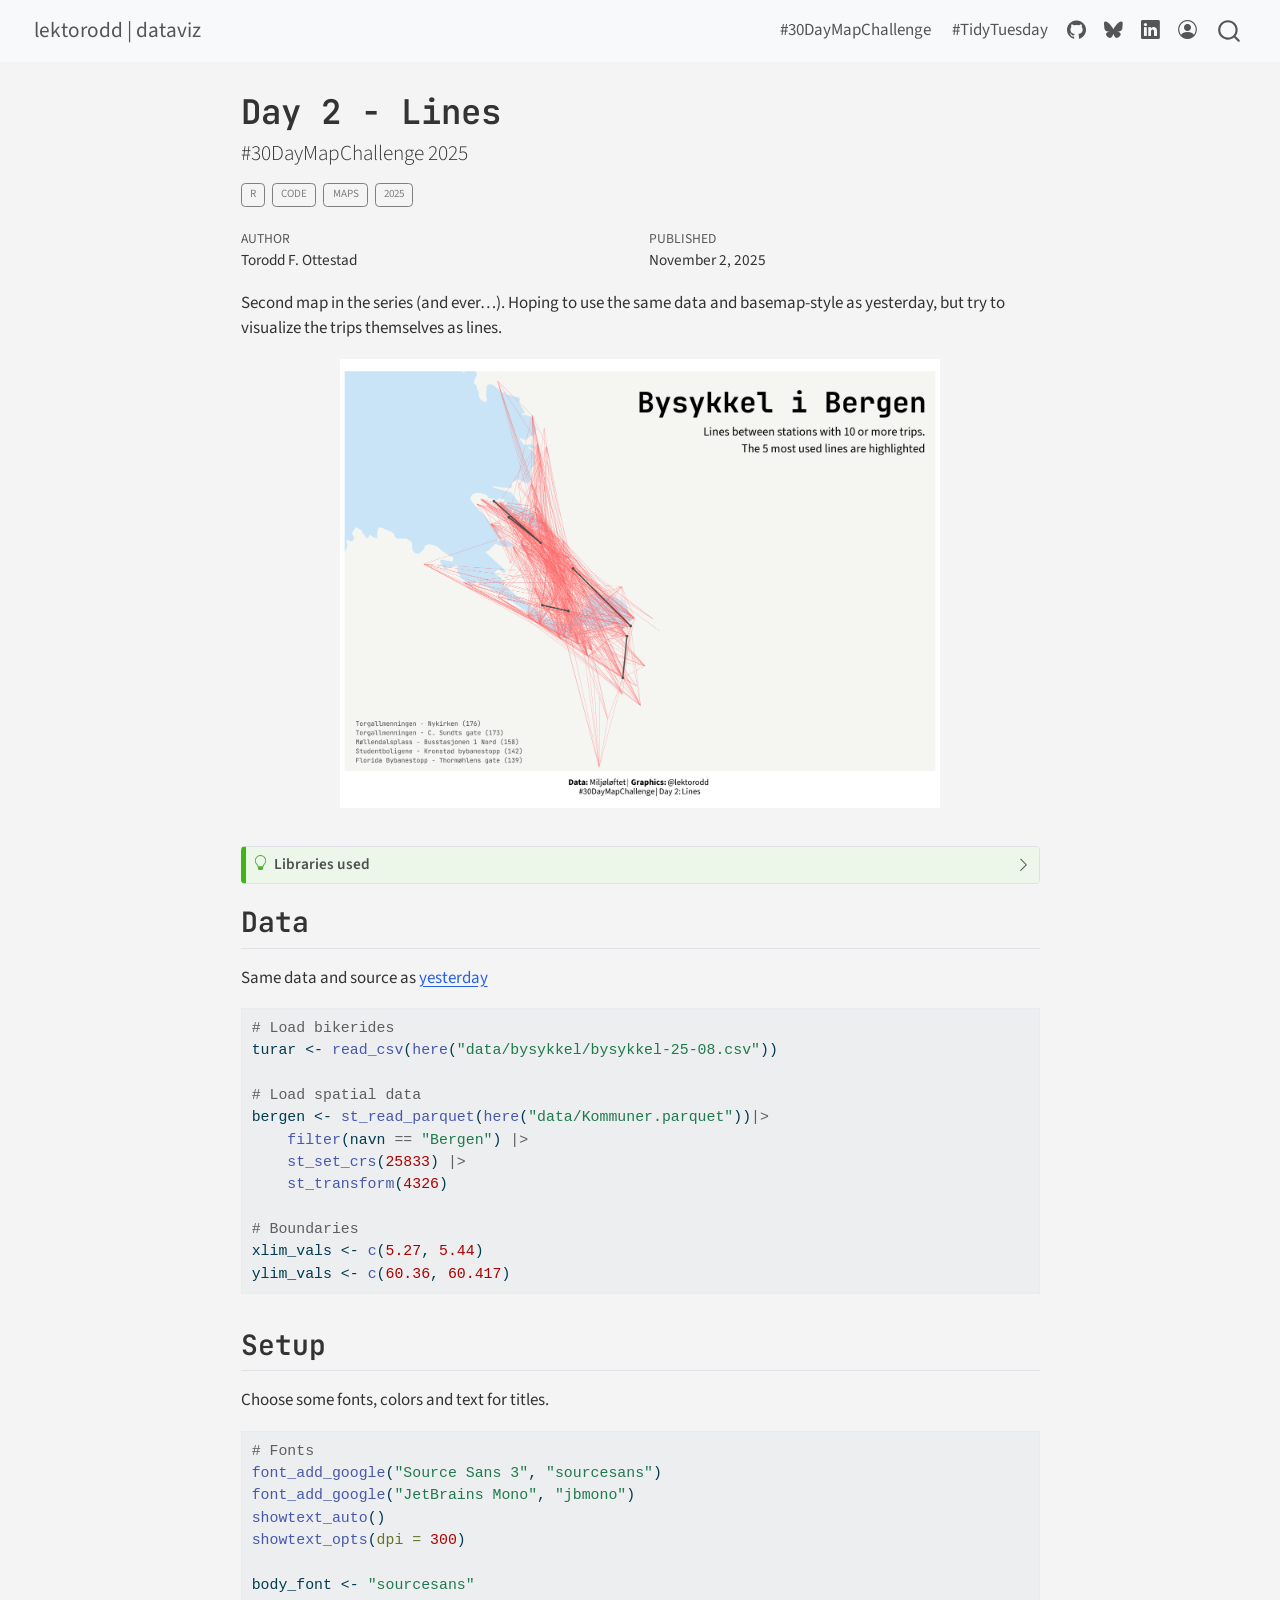
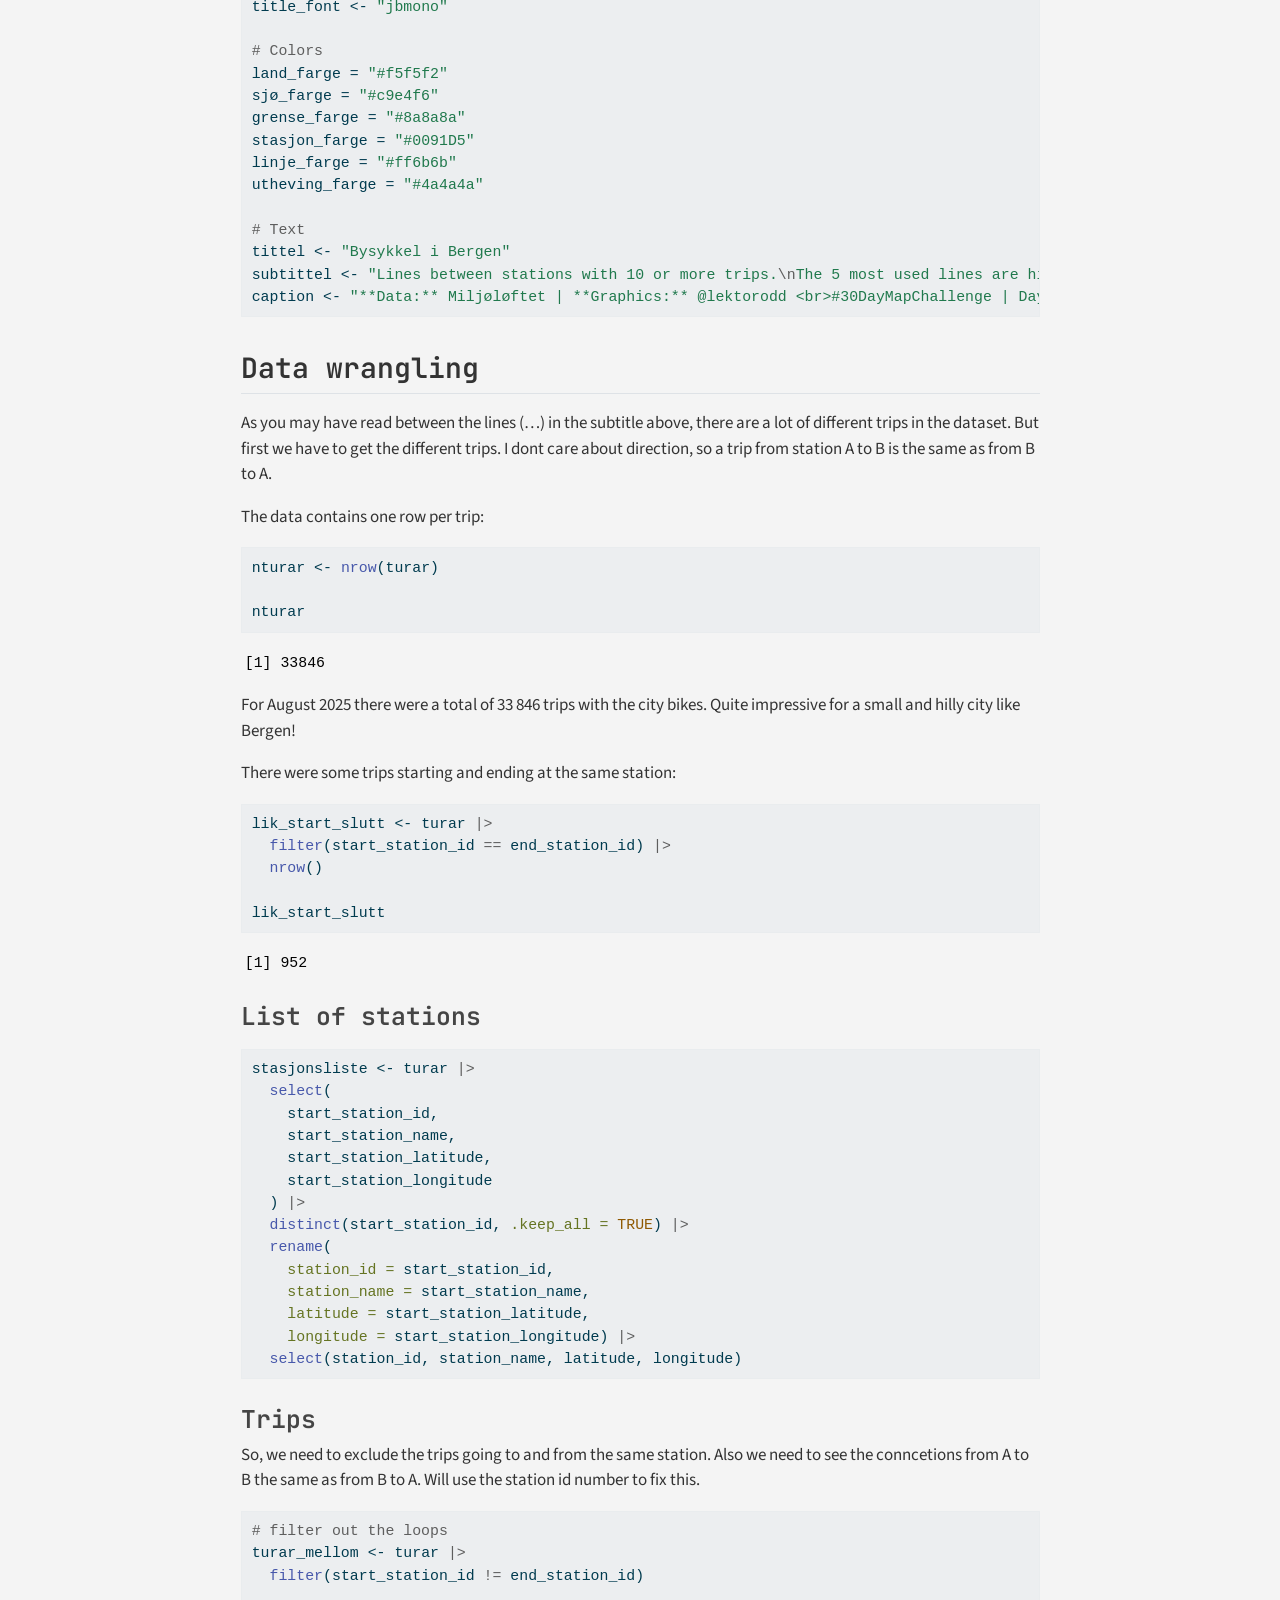
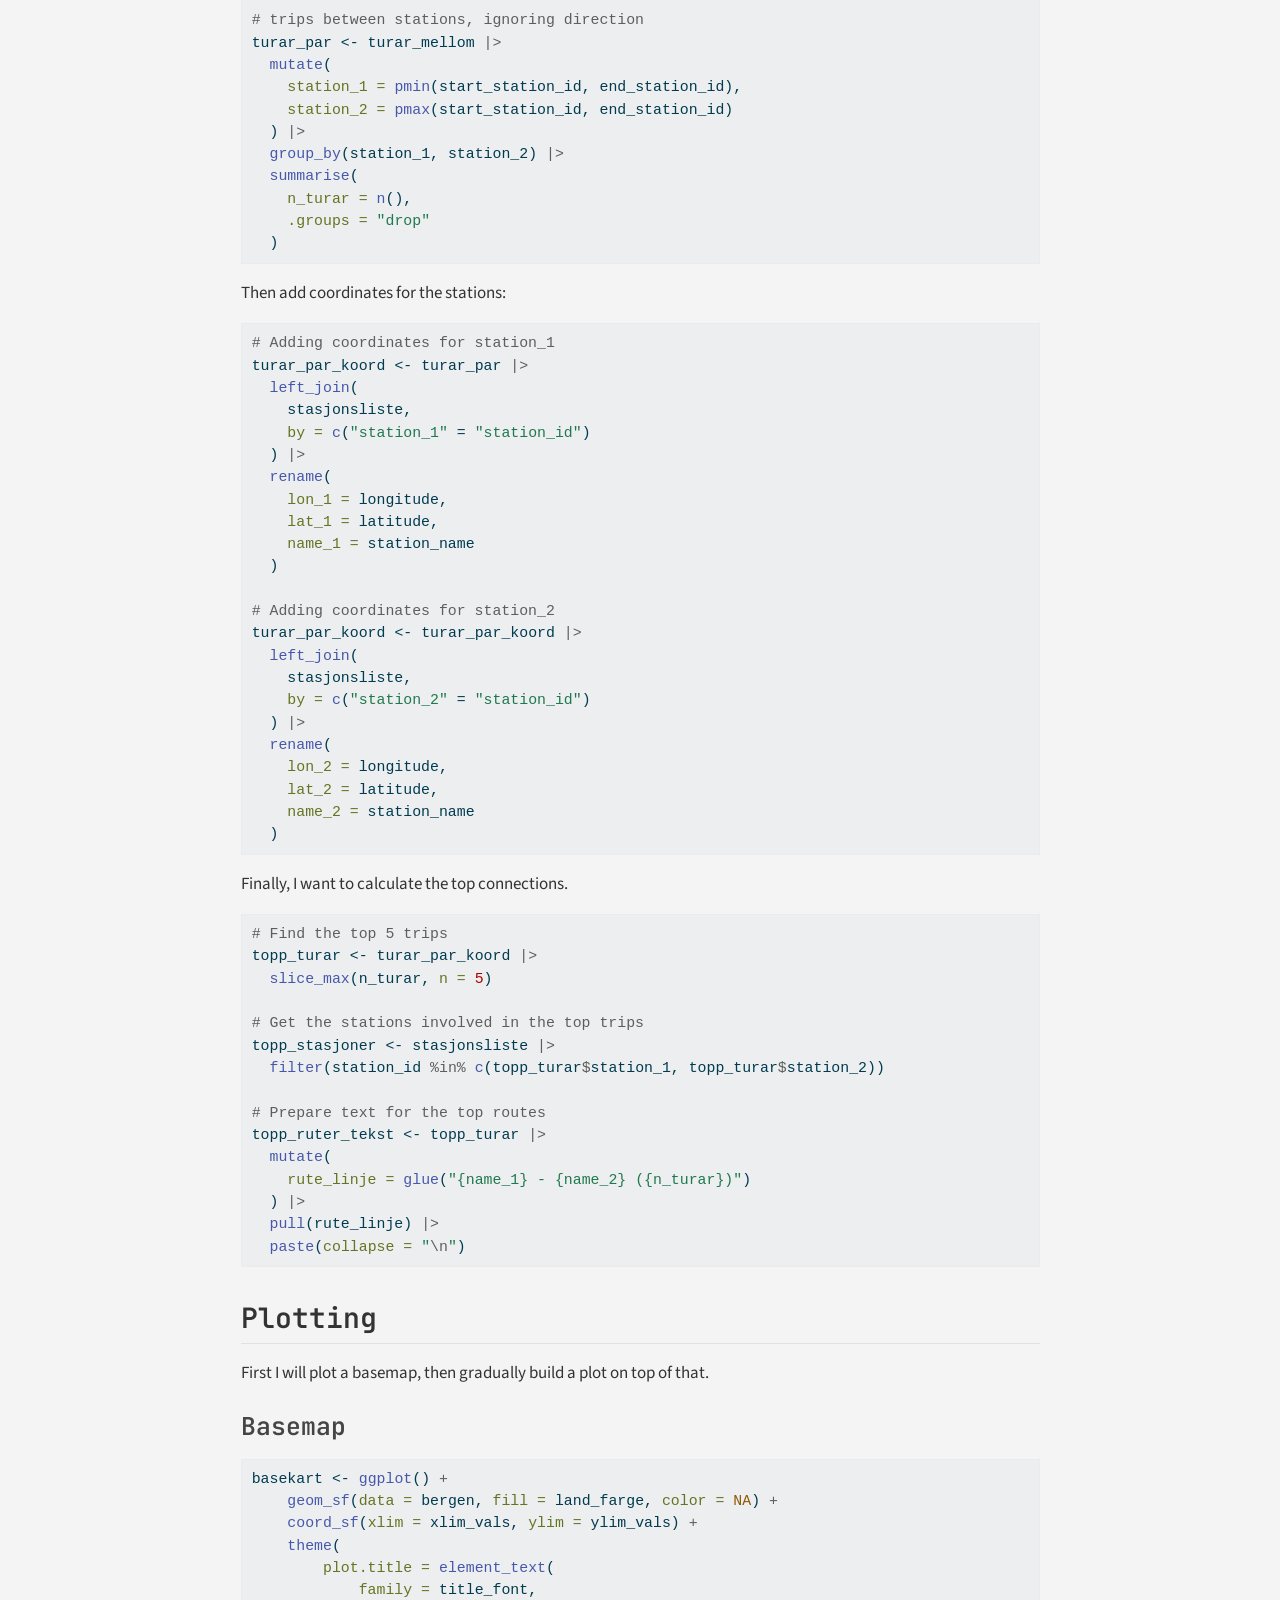
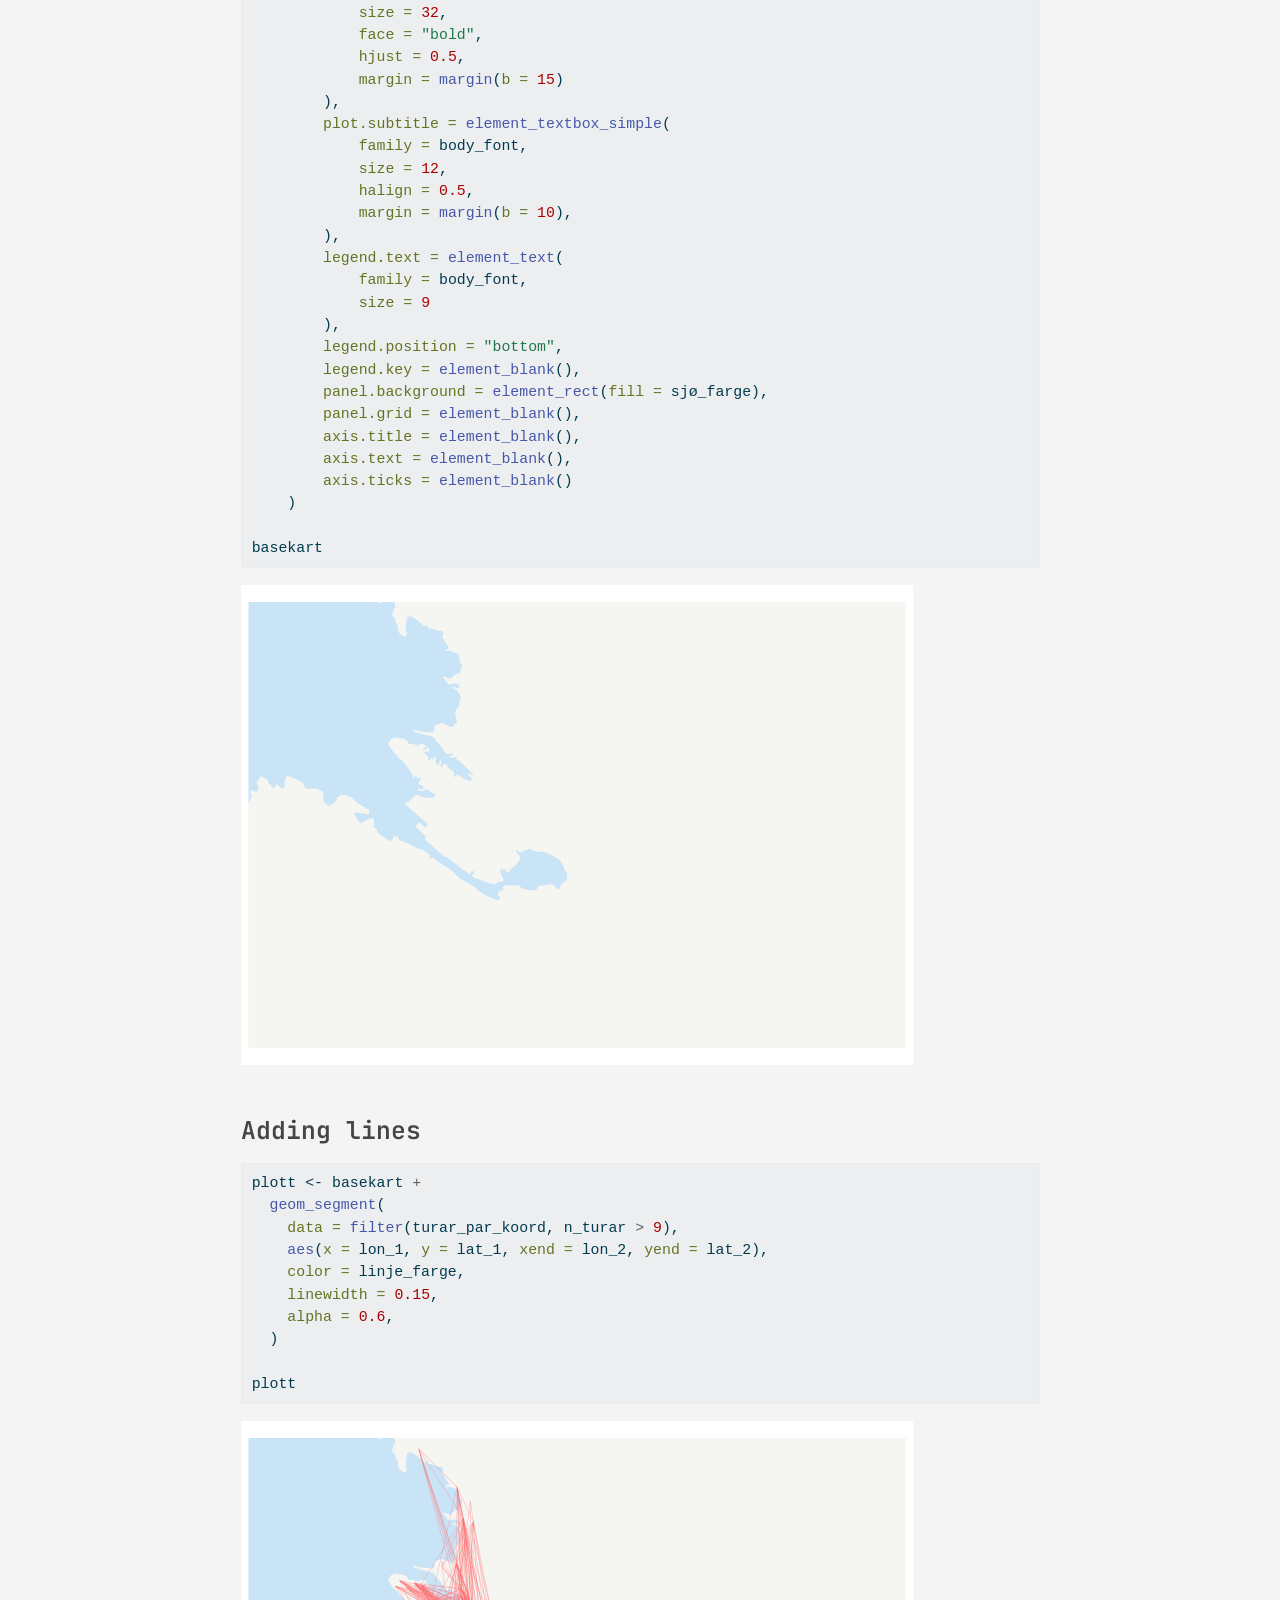
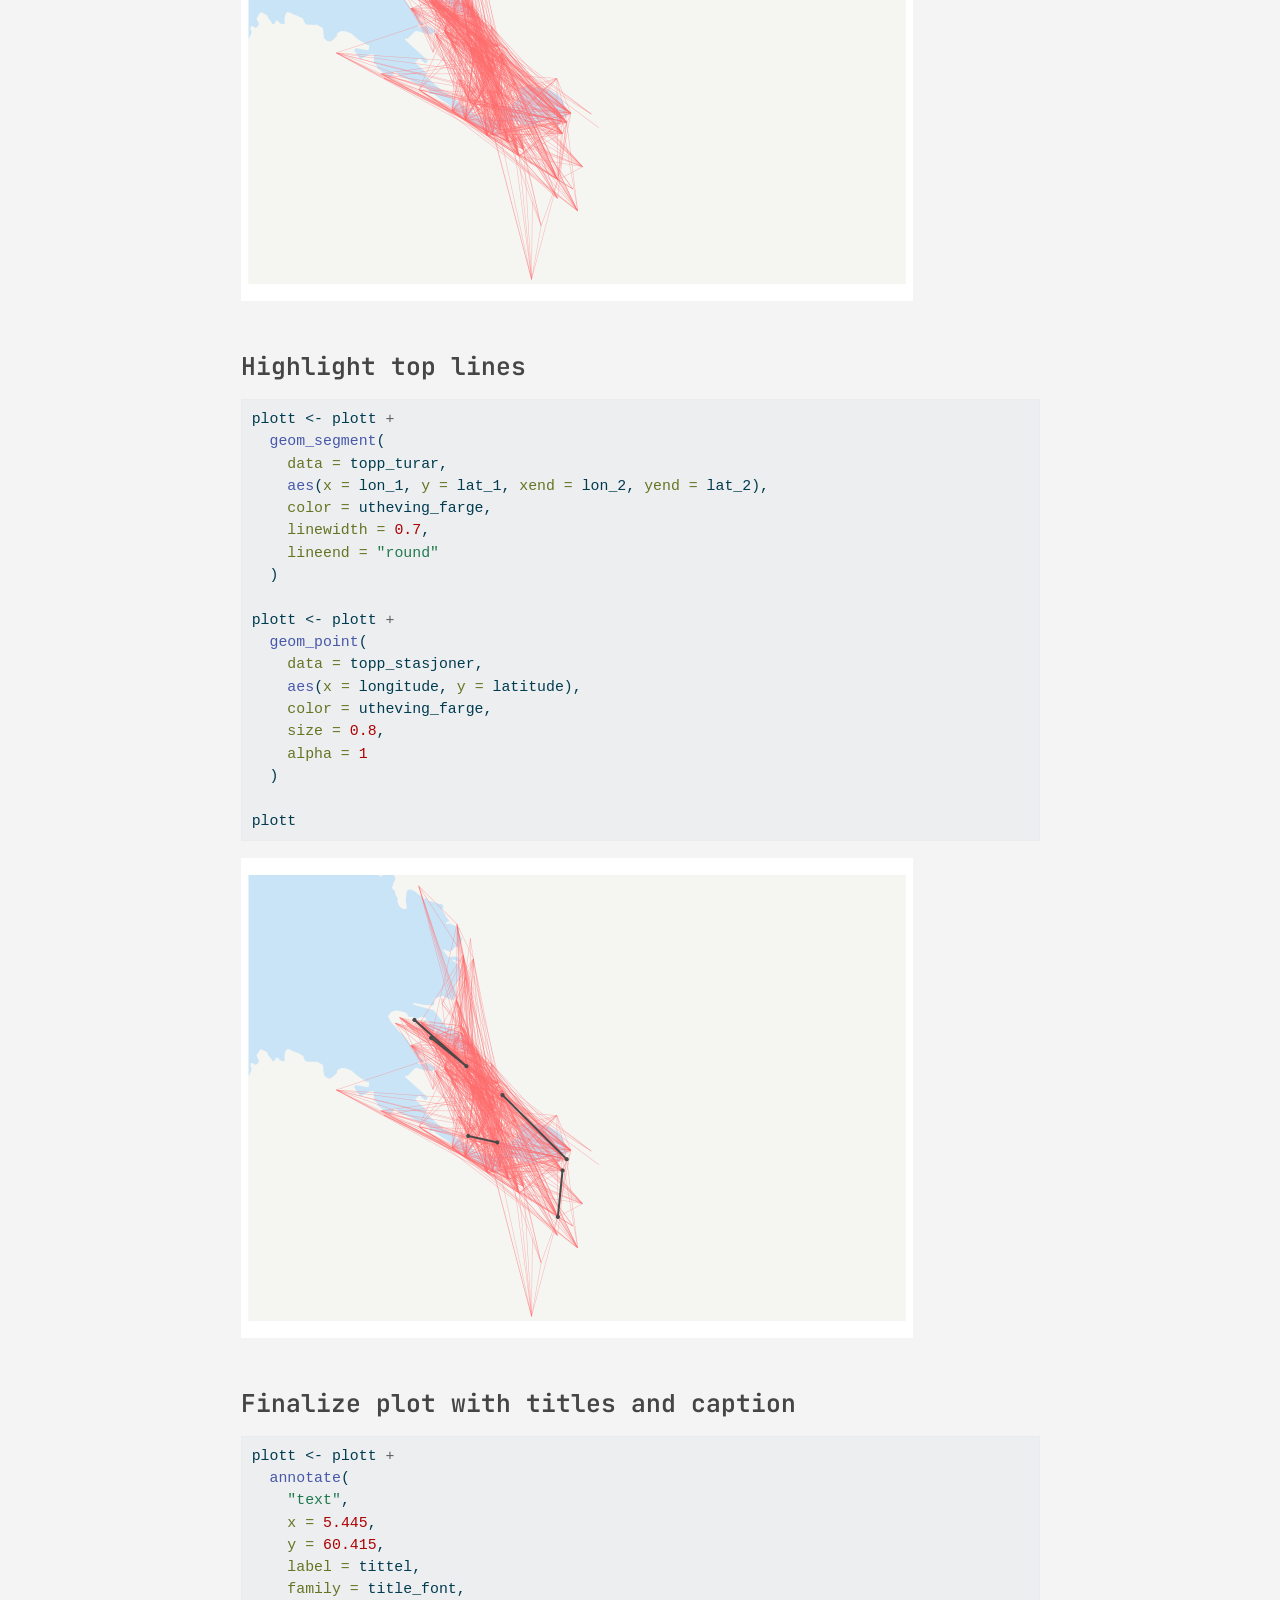
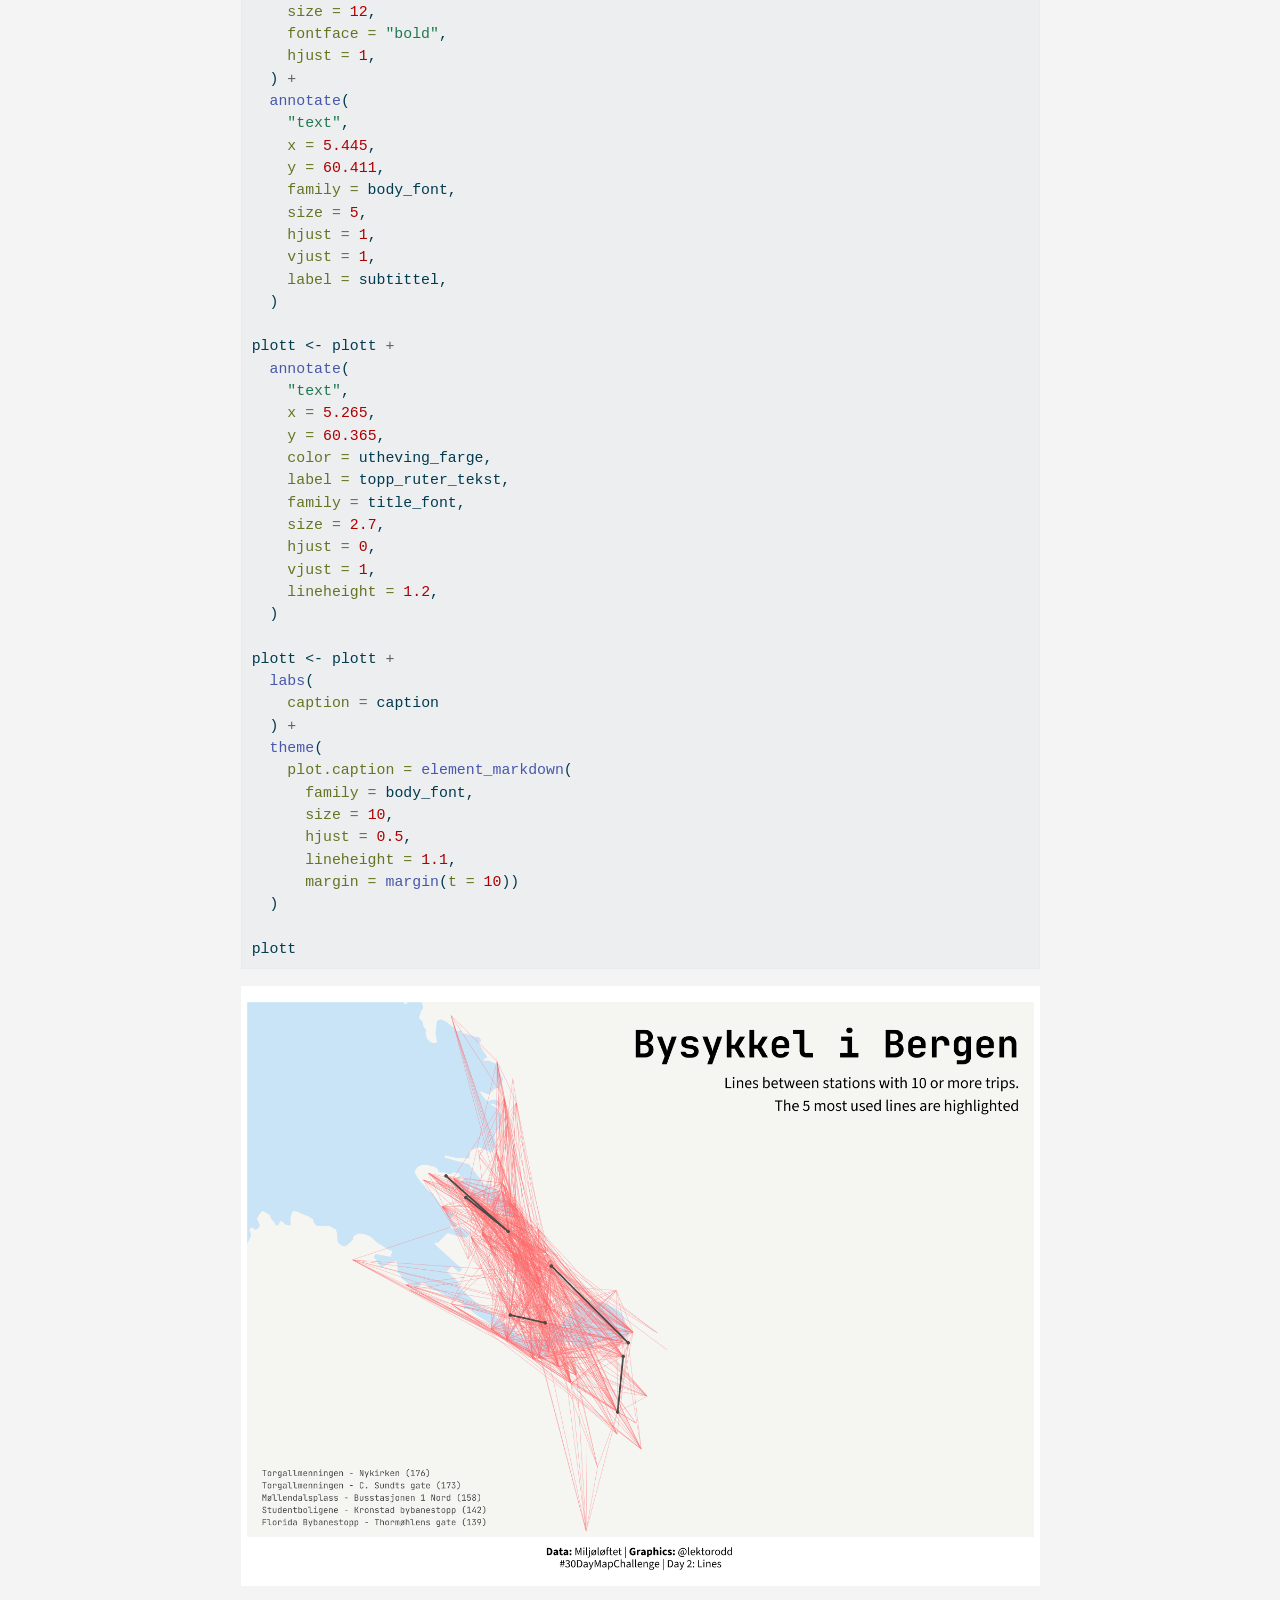
<file: 30DayMapChallenge/2025/2025-2-lines/index.html>
<!DOCTYPE html>
<html xmlns="http://www.w3.org/1999/xhtml" lang="en" xml:lang="en"><head>

<meta charset="utf-8">
<meta name="generator" content="quarto-1.8.24">

<meta name="viewport" content="width=device-width, initial-scale=1.0, user-scalable=yes">

<meta name="author" content="Torodd F. Ottestad">
<meta name="dcterms.date" content="2025-11-02">

<title>Day 2 - Lines – lektorodd | dataviz</title>
<style>
code{white-space: pre-wrap;}
span.smallcaps{font-variant: small-caps;}
div.columns{display: flex; gap: min(4vw, 1.5em);}
div.column{flex: auto; overflow-x: auto;}
div.hanging-indent{margin-left: 1.5em; text-indent: -1.5em;}
ul.task-list{list-style: none;}
ul.task-list li input[type="checkbox"] {
  width: 0.8em;
  margin: 0 0.8em 0.2em -1em; /* quarto-specific, see https://github.com/quarto-dev/quarto-cli/issues/4556 */ 
  vertical-align: middle;
}
/* CSS for syntax highlighting */
html { -webkit-text-size-adjust: 100%; }
pre > code.sourceCode { white-space: pre; position: relative; }
pre > code.sourceCode > span { display: inline-block; line-height: 1.25; }
pre > code.sourceCode > span:empty { height: 1.2em; }
.sourceCode { overflow: visible; }
code.sourceCode > span { color: inherit; text-decoration: inherit; }
div.sourceCode { margin: 1em 0; }
pre.sourceCode { margin: 0; }
@media screen {
div.sourceCode { overflow: auto; }
}
@media print {
pre > code.sourceCode { white-space: pre-wrap; }
pre > code.sourceCode > span { text-indent: -5em; padding-left: 5em; }
}
pre.numberSource code
  { counter-reset: source-line 0; }
pre.numberSource code > span
  { position: relative; left: -4em; counter-increment: source-line; }
pre.numberSource code > span > a:first-child::before
  { content: counter(source-line);
    position: relative; left: -1em; text-align: right; vertical-align: baseline;
    border: none; display: inline-block;
    -webkit-touch-callout: none; -webkit-user-select: none;
    -khtml-user-select: none; -moz-user-select: none;
    -ms-user-select: none; user-select: none;
    padding: 0 4px; width: 4em;
  }
pre.numberSource { margin-left: 3em;  padding-left: 4px; }
div.sourceCode
  {   }
@media screen {
pre > code.sourceCode > span > a:first-child::before { text-decoration: underline; }
}
</style>


<script src="../../../site_libs/quarto-nav/quarto-nav.js"></script>
<script src="../../../site_libs/quarto-nav/headroom.min.js"></script>
<script src="../../../site_libs/clipboard/clipboard.min.js"></script>
<script src="../../../site_libs/quarto-search/autocomplete.umd.js"></script>
<script src="../../../site_libs/quarto-search/fuse.min.js"></script>
<script src="../../../site_libs/quarto-search/quarto-search.js"></script>
<meta name="quarto:offset" content="../../../">
<link href="../../../favicon.png" rel="icon" type="image/png">
<script src="../../../site_libs/quarto-html/quarto.js" type="module"></script>
<script src="../../../site_libs/quarto-html/tabsets/tabsets.js" type="module"></script>
<script src="../../../site_libs/quarto-html/axe/axe-check.js" type="module"></script>
<script src="../../../site_libs/quarto-html/popper.min.js"></script>
<script src="../../../site_libs/quarto-html/tippy.umd.min.js"></script>
<script src="../../../site_libs/quarto-html/anchor.min.js"></script>
<link href="../../../site_libs/quarto-html/tippy.css" rel="stylesheet">
<link href="../../../site_libs/quarto-html/quarto-syntax-highlighting-dc55a5b9e770e841cd82e46aadbfb9b0.css" rel="stylesheet" id="quarto-text-highlighting-styles">
<script src="../../../site_libs/bootstrap/bootstrap.min.js"></script>
<link href="../../../site_libs/bootstrap/bootstrap-icons.css" rel="stylesheet">
<link href="../../../site_libs/bootstrap/bootstrap-5b4ad623e5705c0698d39aec6f10cf02.min.css" rel="stylesheet" append-hash="true" id="quarto-bootstrap" data-mode="light">
<script id="quarto-search-options" type="application/json">{
  "location": "navbar",
  "copy-button": false,
  "collapse-after": 3,
  "panel-placement": "end",
  "type": "overlay",
  "limit": 50,
  "keyboard-shortcut": [
    "f",
    "/",
    "s"
  ],
  "show-item-context": false,
  "language": {
    "search-no-results-text": "No results",
    "search-matching-documents-text": "matching documents",
    "search-copy-link-title": "Copy link to search",
    "search-hide-matches-text": "Hide additional matches",
    "search-more-match-text": "more match in this document",
    "search-more-matches-text": "more matches in this document",
    "search-clear-button-title": "Clear",
    "search-text-placeholder": "",
    "search-detached-cancel-button-title": "Cancel",
    "search-submit-button-title": "Submit",
    "search-label": "Search"
  }
}</script>


<link rel="stylesheet" href="../../../styles.css">
</head>

<body class="nav-fixed fullcontent quarto-light">

<div id="quarto-search-results"></div>
  <header id="quarto-header" class="headroom fixed-top">
    <nav class="navbar navbar-expand-lg " data-bs-theme="dark">
      <div class="navbar-container container-fluid">
      <div class="navbar-brand-container mx-auto">
    <a href="../../../index.html" class="navbar-brand navbar-brand-logo">
    </a>
    <a class="navbar-brand" href="../../../index.html">
    <span class="navbar-title">lektorodd | dataviz</span>
    </a>
  </div>
            <div id="quarto-search" class="" title="Search"></div>
          <button class="navbar-toggler" type="button" data-bs-toggle="collapse" data-bs-target="#navbarCollapse" aria-controls="navbarCollapse" role="menu" aria-expanded="false" aria-label="Toggle navigation" onclick="if (window.quartoToggleHeadroom) { window.quartoToggleHeadroom(); }">
  <span class="navbar-toggler-icon"></span>
</button>
          <div class="collapse navbar-collapse" id="navbarCollapse">
            <ul class="navbar-nav navbar-nav-scroll ms-auto">
  <li class="nav-item">
    <a class="nav-link" href="../../../maps.html"> 
<span class="menu-text">#30DayMapChallenge</span></a>
  </li>  
  <li class="nav-item">
    <a class="nav-link" href="../../../tidytuesday.html"> 
<span class="menu-text">#TidyTuesday</span></a>
  </li>  
  <li class="nav-item compact">
    <a class="nav-link" href="https://github.com/lektorodd/dataviz"> <i class="bi bi-github" role="img">
</i> 
<span class="menu-text"></span></a>
  </li>  
  <li class="nav-item compact">
    <a class="nav-link" href="https://bsky.app/profile/torodd.bsky.social"> <i class="bi bi-bluesky" role="img">
</i> 
<span class="menu-text"></span></a>
  </li>  
  <li class="nav-item compact">
    <a class="nav-link" href="https://www.linkedin.com/in/torodd-ottestad/"> <i class="bi bi-linkedin" role="img">
</i> 
<span class="menu-text"></span></a>
  </li>  
  <li class="nav-item compact">
    <a class="nav-link" href="https://lektorodd.no/"> <i class="bi bi-person-circle" role="img">
</i> 
<span class="menu-text"></span></a>
  </li>  
</ul>
          </div> <!-- /navcollapse -->
            <div class="quarto-navbar-tools">
</div>
      </div> <!-- /container-fluid -->
    </nav>
</header>
<!-- content -->
<div id="quarto-content" class="quarto-container page-columns page-rows-contents page-layout-article page-navbar">
<!-- sidebar -->
<!-- margin-sidebar -->
    
<!-- main -->
<main class="content" id="quarto-document-content">

<header id="title-block-header" class="quarto-title-block default">
<div class="quarto-title">
<h1 class="title">Day 2 - Lines</h1>
<p class="subtitle lead">#30DayMapChallenge 2025</p>
  <div class="quarto-categories">
    <div class="quarto-category">R</div>
    <div class="quarto-category">code</div>
    <div class="quarto-category">maps</div>
    <div class="quarto-category">2025</div>
  </div>
  </div>



<div class="quarto-title-meta">

    <div>
    <div class="quarto-title-meta-heading">Author</div>
    <div class="quarto-title-meta-contents">
             <p>Torodd F. Ottestad </p>
          </div>
  </div>
    
    <div>
    <div class="quarto-title-meta-heading">Published</div>
    <div class="quarto-title-meta-contents">
      <p class="date">November 2, 2025</p>
    </div>
  </div>
  
    
  </div>
  


</header>


<p>Second map in the series (and ever…). Hoping to use the same data and basemap-style as yesterday, but try to visualize the trips themselves as lines.</p>
<div class="quarto-figure quarto-figure-center">
<figure class="figure">
<p><img src="day2-lines.png" class="img-fluid quarto-figure quarto-figure-center figure-img" style="width:75.0%"></p>
</figure>
</div>
<div class="callout callout-style-default callout-tip callout-titled">
<div class="callout-header d-flex align-content-center collapsed" data-bs-toggle="collapse" data-bs-target=".callout-1-contents" aria-controls="callout-1" aria-expanded="false" aria-label="Toggle callout">
<div class="callout-icon-container">
<i class="callout-icon"></i>
</div>
<div class="callout-title-container flex-fill">
<span class="screen-reader-only">Tip</span>Libraries used
</div>
<div class="callout-btn-toggle d-inline-block border-0 py-1 ps-1 pe-0 float-end"><i class="callout-toggle"></i></div>
</div>
<div id="callout-1" class="callout-1-contents callout-collapse collapse">
<div class="callout-body-container callout-body">
<div class="cell">
<div class="code-copy-outer-scaffold"><div class="sourceCode cell-code" id="cb1"><pre class="sourceCode r code-with-copy"><code class="sourceCode r"><span id="cb1-1"><a href="#cb1-1" aria-hidden="true" tabindex="-1"></a><span class="fu">library</span>(ggplot2)</span>
<span id="cb1-2"><a href="#cb1-2" aria-hidden="true" tabindex="-1"></a><span class="fu">library</span>(tidyr)</span>
<span id="cb1-3"><a href="#cb1-3" aria-hidden="true" tabindex="-1"></a><span class="fu">library</span>(sfarrow)</span>
<span id="cb1-4"><a href="#cb1-4" aria-hidden="true" tabindex="-1"></a><span class="fu">library</span>(sf)</span>
<span id="cb1-5"><a href="#cb1-5" aria-hidden="true" tabindex="-1"></a><span class="fu">library</span>(readr)</span>
<span id="cb1-6"><a href="#cb1-6" aria-hidden="true" tabindex="-1"></a><span class="fu">library</span>(dplyr)</span>
<span id="cb1-7"><a href="#cb1-7" aria-hidden="true" tabindex="-1"></a><span class="fu">library</span>(showtext)</span>
<span id="cb1-8"><a href="#cb1-8" aria-hidden="true" tabindex="-1"></a><span class="fu">library</span>(ggtext)</span>
<span id="cb1-9"><a href="#cb1-9" aria-hidden="true" tabindex="-1"></a><span class="fu">library</span>(glue)</span>
<span id="cb1-10"><a href="#cb1-10" aria-hidden="true" tabindex="-1"></a><span class="fu">library</span>(here)</span></code></pre></div><button title="Copy to Clipboard" class="code-copy-button"><i class="bi"></i></button></div>
</div>
</div>
</div>
</div>
<section id="data" class="level2">
<h2 class="anchored" data-anchor-id="data">Data</h2>
<p>Same data and source as <a href="../../../30DayMapChallenge/2025/2025-1-points/index.html">yesterday</a></p>
<div class="cell">
<div class="code-copy-outer-scaffold"><div class="sourceCode cell-code" id="cb2"><pre class="sourceCode r code-with-copy"><code class="sourceCode r"><span id="cb2-1"><a href="#cb2-1" aria-hidden="true" tabindex="-1"></a><span class="co"># Load bikerides </span></span>
<span id="cb2-2"><a href="#cb2-2" aria-hidden="true" tabindex="-1"></a>turar <span class="ot">&lt;-</span> <span class="fu">read_csv</span>(<span class="fu">here</span>(<span class="st">"data/bysykkel/bysykkel-25-08.csv"</span>))</span>
<span id="cb2-3"><a href="#cb2-3" aria-hidden="true" tabindex="-1"></a></span>
<span id="cb2-4"><a href="#cb2-4" aria-hidden="true" tabindex="-1"></a><span class="co"># Load spatial data</span></span>
<span id="cb2-5"><a href="#cb2-5" aria-hidden="true" tabindex="-1"></a>bergen <span class="ot">&lt;-</span> <span class="fu">st_read_parquet</span>(<span class="fu">here</span>(<span class="st">"data/Kommuner.parquet"</span>))<span class="sc">|&gt;</span></span>
<span id="cb2-6"><a href="#cb2-6" aria-hidden="true" tabindex="-1"></a>    <span class="fu">filter</span>(navn <span class="sc">==</span> <span class="st">"Bergen"</span>) <span class="sc">|&gt;</span></span>
<span id="cb2-7"><a href="#cb2-7" aria-hidden="true" tabindex="-1"></a>    <span class="fu">st_set_crs</span>(<span class="dv">25833</span>) <span class="sc">|&gt;</span></span>
<span id="cb2-8"><a href="#cb2-8" aria-hidden="true" tabindex="-1"></a>    <span class="fu">st_transform</span>(<span class="dv">4326</span>)</span>
<span id="cb2-9"><a href="#cb2-9" aria-hidden="true" tabindex="-1"></a></span>
<span id="cb2-10"><a href="#cb2-10" aria-hidden="true" tabindex="-1"></a><span class="co"># Boundaries</span></span>
<span id="cb2-11"><a href="#cb2-11" aria-hidden="true" tabindex="-1"></a>xlim_vals <span class="ot">&lt;-</span> <span class="fu">c</span>(<span class="fl">5.27</span>, <span class="fl">5.44</span>)</span>
<span id="cb2-12"><a href="#cb2-12" aria-hidden="true" tabindex="-1"></a>ylim_vals <span class="ot">&lt;-</span> <span class="fu">c</span>(<span class="fl">60.36</span>, <span class="fl">60.417</span>)</span></code></pre></div><button title="Copy to Clipboard" class="code-copy-button"><i class="bi"></i></button></div>
</div>
</section>
<section id="setup" class="level2">
<h2 class="anchored" data-anchor-id="setup">Setup</h2>
<p>Choose some fonts, colors and text for titles.</p>
<div class="cell">
<div class="code-copy-outer-scaffold"><div class="sourceCode cell-code" id="cb3"><pre class="sourceCode r code-with-copy"><code class="sourceCode r"><span id="cb3-1"><a href="#cb3-1" aria-hidden="true" tabindex="-1"></a><span class="co"># Fonts</span></span>
<span id="cb3-2"><a href="#cb3-2" aria-hidden="true" tabindex="-1"></a><span class="fu">font_add_google</span>(<span class="st">"Source Sans 3"</span>, <span class="st">"sourcesans"</span>)</span>
<span id="cb3-3"><a href="#cb3-3" aria-hidden="true" tabindex="-1"></a><span class="fu">font_add_google</span>(<span class="st">"JetBrains Mono"</span>, <span class="st">"jbmono"</span>)</span>
<span id="cb3-4"><a href="#cb3-4" aria-hidden="true" tabindex="-1"></a><span class="fu">showtext_auto</span>()</span>
<span id="cb3-5"><a href="#cb3-5" aria-hidden="true" tabindex="-1"></a><span class="fu">showtext_opts</span>(<span class="at">dpi =</span> <span class="dv">300</span>)</span>
<span id="cb3-6"><a href="#cb3-6" aria-hidden="true" tabindex="-1"></a></span>
<span id="cb3-7"><a href="#cb3-7" aria-hidden="true" tabindex="-1"></a>body_font <span class="ot">&lt;-</span> <span class="st">"sourcesans"</span></span>
<span id="cb3-8"><a href="#cb3-8" aria-hidden="true" tabindex="-1"></a>title_font <span class="ot">&lt;-</span> <span class="st">"jbmono"</span></span>
<span id="cb3-9"><a href="#cb3-9" aria-hidden="true" tabindex="-1"></a></span>
<span id="cb3-10"><a href="#cb3-10" aria-hidden="true" tabindex="-1"></a><span class="co"># Colors</span></span>
<span id="cb3-11"><a href="#cb3-11" aria-hidden="true" tabindex="-1"></a>land_farge <span class="ot">=</span> <span class="st">"#f5f5f2"</span></span>
<span id="cb3-12"><a href="#cb3-12" aria-hidden="true" tabindex="-1"></a>sjø_farge <span class="ot">=</span> <span class="st">"#c9e4f6"</span></span>
<span id="cb3-13"><a href="#cb3-13" aria-hidden="true" tabindex="-1"></a>grense_farge <span class="ot">=</span> <span class="st">"#8a8a8a"</span></span>
<span id="cb3-14"><a href="#cb3-14" aria-hidden="true" tabindex="-1"></a>stasjon_farge <span class="ot">=</span> <span class="st">"#0091D5"</span></span>
<span id="cb3-15"><a href="#cb3-15" aria-hidden="true" tabindex="-1"></a>linje_farge <span class="ot">=</span> <span class="st">"#ff6b6b"</span></span>
<span id="cb3-16"><a href="#cb3-16" aria-hidden="true" tabindex="-1"></a>utheving_farge <span class="ot">=</span> <span class="st">"#4a4a4a"</span></span>
<span id="cb3-17"><a href="#cb3-17" aria-hidden="true" tabindex="-1"></a></span>
<span id="cb3-18"><a href="#cb3-18" aria-hidden="true" tabindex="-1"></a><span class="co"># Text</span></span>
<span id="cb3-19"><a href="#cb3-19" aria-hidden="true" tabindex="-1"></a>tittel <span class="ot">&lt;-</span> <span class="st">"Bysykkel i Bergen"</span></span>
<span id="cb3-20"><a href="#cb3-20" aria-hidden="true" tabindex="-1"></a>subtittel <span class="ot">&lt;-</span> <span class="st">"Lines between stations with 10 or more trips.</span><span class="sc">\n</span><span class="st">The 5 most used lines are highlighted"</span></span>
<span id="cb3-21"><a href="#cb3-21" aria-hidden="true" tabindex="-1"></a>caption <span class="ot">&lt;-</span> <span class="st">"**Data:** Miljøløftet | **Graphics:** @lektorodd &lt;br&gt;#30DayMapChallenge | Day 2: Lines"</span></span></code></pre></div><button title="Copy to Clipboard" class="code-copy-button"><i class="bi"></i></button></div>
</div>
</section>
<section id="data-wrangling" class="level2">
<h2 class="anchored" data-anchor-id="data-wrangling">Data wrangling</h2>
<p>As you may have read between the lines (…) in the subtitle above, there are a lot of different trips in the dataset. But first we have to get the different trips. I dont care about direction, so a trip from station A to B is the same as from B to A.</p>
<p>The data contains one row per trip:</p>
<div class="cell">
<div class="code-copy-outer-scaffold"><div class="sourceCode cell-code" id="cb4"><pre class="sourceCode r code-with-copy"><code class="sourceCode r"><span id="cb4-1"><a href="#cb4-1" aria-hidden="true" tabindex="-1"></a>nturar <span class="ot">&lt;-</span> <span class="fu">nrow</span>(turar)</span>
<span id="cb4-2"><a href="#cb4-2" aria-hidden="true" tabindex="-1"></a></span>
<span id="cb4-3"><a href="#cb4-3" aria-hidden="true" tabindex="-1"></a>nturar</span></code></pre></div><button title="Copy to Clipboard" class="code-copy-button"><i class="bi"></i></button></div>
<div class="cell-output cell-output-stdout">
<pre><code>[1] 33846</code></pre>
</div>
</div>
<p>For August 2025 there were a total of 33 846 trips with the city bikes. Quite impressive for a small and hilly city like Bergen!</p>
<p>There were some trips starting and ending at the same station:</p>
<div class="cell">
<div class="code-copy-outer-scaffold"><div class="sourceCode cell-code" id="cb6"><pre class="sourceCode r code-with-copy"><code class="sourceCode r"><span id="cb6-1"><a href="#cb6-1" aria-hidden="true" tabindex="-1"></a>lik_start_slutt <span class="ot">&lt;-</span> turar <span class="sc">|&gt;</span></span>
<span id="cb6-2"><a href="#cb6-2" aria-hidden="true" tabindex="-1"></a>  <span class="fu">filter</span>(start_station_id <span class="sc">==</span> end_station_id) <span class="sc">|&gt;</span></span>
<span id="cb6-3"><a href="#cb6-3" aria-hidden="true" tabindex="-1"></a>  <span class="fu">nrow</span>()</span>
<span id="cb6-4"><a href="#cb6-4" aria-hidden="true" tabindex="-1"></a></span>
<span id="cb6-5"><a href="#cb6-5" aria-hidden="true" tabindex="-1"></a>lik_start_slutt</span></code></pre></div><button title="Copy to Clipboard" class="code-copy-button"><i class="bi"></i></button></div>
<div class="cell-output cell-output-stdout">
<pre><code>[1] 952</code></pre>
</div>
</div>
<section id="list-of-stations" class="level3">
<h3 class="anchored" data-anchor-id="list-of-stations">List of stations</h3>
<div class="cell">
<div class="code-copy-outer-scaffold"><div class="sourceCode cell-code" id="cb8"><pre class="sourceCode r code-with-copy"><code class="sourceCode r"><span id="cb8-1"><a href="#cb8-1" aria-hidden="true" tabindex="-1"></a>stasjonsliste <span class="ot">&lt;-</span> turar <span class="sc">|&gt;</span></span>
<span id="cb8-2"><a href="#cb8-2" aria-hidden="true" tabindex="-1"></a>  <span class="fu">select</span>(</span>
<span id="cb8-3"><a href="#cb8-3" aria-hidden="true" tabindex="-1"></a>    start_station_id,</span>
<span id="cb8-4"><a href="#cb8-4" aria-hidden="true" tabindex="-1"></a>    start_station_name,</span>
<span id="cb8-5"><a href="#cb8-5" aria-hidden="true" tabindex="-1"></a>    start_station_latitude,</span>
<span id="cb8-6"><a href="#cb8-6" aria-hidden="true" tabindex="-1"></a>    start_station_longitude</span>
<span id="cb8-7"><a href="#cb8-7" aria-hidden="true" tabindex="-1"></a>  ) <span class="sc">|&gt;</span></span>
<span id="cb8-8"><a href="#cb8-8" aria-hidden="true" tabindex="-1"></a>  <span class="fu">distinct</span>(start_station_id, <span class="at">.keep_all =</span> <span class="cn">TRUE</span>) <span class="sc">|&gt;</span> </span>
<span id="cb8-9"><a href="#cb8-9" aria-hidden="true" tabindex="-1"></a>  <span class="fu">rename</span>(</span>
<span id="cb8-10"><a href="#cb8-10" aria-hidden="true" tabindex="-1"></a>    <span class="at">station_id =</span> start_station_id,</span>
<span id="cb8-11"><a href="#cb8-11" aria-hidden="true" tabindex="-1"></a>    <span class="at">station_name =</span> start_station_name,</span>
<span id="cb8-12"><a href="#cb8-12" aria-hidden="true" tabindex="-1"></a>    <span class="at">latitude =</span> start_station_latitude,</span>
<span id="cb8-13"><a href="#cb8-13" aria-hidden="true" tabindex="-1"></a>    <span class="at">longitude =</span> start_station_longitude) <span class="sc">|&gt;</span> </span>
<span id="cb8-14"><a href="#cb8-14" aria-hidden="true" tabindex="-1"></a>  <span class="fu">select</span>(station_id, station_name, latitude, longitude)</span></code></pre></div><button title="Copy to Clipboard" class="code-copy-button"><i class="bi"></i></button></div>
</div>
</section>
<section id="trips" class="level3">
<h3 class="anchored" data-anchor-id="trips">Trips</h3>
<p>So, we need to exclude the trips going to and from the same station. Also we need to see the conncetions from A to B the same as from B to A. Will use the station id number to fix this.</p>
<div class="cell">
<div class="code-copy-outer-scaffold"><div class="sourceCode cell-code" id="cb9"><pre class="sourceCode r code-with-copy"><code class="sourceCode r"><span id="cb9-1"><a href="#cb9-1" aria-hidden="true" tabindex="-1"></a><span class="co"># filter out the loops</span></span>
<span id="cb9-2"><a href="#cb9-2" aria-hidden="true" tabindex="-1"></a>turar_mellom <span class="ot">&lt;-</span> turar <span class="sc">|&gt;</span> </span>
<span id="cb9-3"><a href="#cb9-3" aria-hidden="true" tabindex="-1"></a>  <span class="fu">filter</span>(start_station_id <span class="sc">!=</span> end_station_id)</span>
<span id="cb9-4"><a href="#cb9-4" aria-hidden="true" tabindex="-1"></a></span>
<span id="cb9-5"><a href="#cb9-5" aria-hidden="true" tabindex="-1"></a><span class="co"># trips between stations, ignoring direction</span></span>
<span id="cb9-6"><a href="#cb9-6" aria-hidden="true" tabindex="-1"></a>turar_par <span class="ot">&lt;-</span> turar_mellom <span class="sc">|&gt;</span> </span>
<span id="cb9-7"><a href="#cb9-7" aria-hidden="true" tabindex="-1"></a>  <span class="fu">mutate</span>(</span>
<span id="cb9-8"><a href="#cb9-8" aria-hidden="true" tabindex="-1"></a>    <span class="at">station_1 =</span> <span class="fu">pmin</span>(start_station_id, end_station_id),</span>
<span id="cb9-9"><a href="#cb9-9" aria-hidden="true" tabindex="-1"></a>    <span class="at">station_2 =</span> <span class="fu">pmax</span>(start_station_id, end_station_id)</span>
<span id="cb9-10"><a href="#cb9-10" aria-hidden="true" tabindex="-1"></a>  ) <span class="sc">|&gt;</span> </span>
<span id="cb9-11"><a href="#cb9-11" aria-hidden="true" tabindex="-1"></a>  <span class="fu">group_by</span>(station_1, station_2) <span class="sc">|&gt;</span> </span>
<span id="cb9-12"><a href="#cb9-12" aria-hidden="true" tabindex="-1"></a>  <span class="fu">summarise</span>(</span>
<span id="cb9-13"><a href="#cb9-13" aria-hidden="true" tabindex="-1"></a>    <span class="at">n_turar =</span> <span class="fu">n</span>(),</span>
<span id="cb9-14"><a href="#cb9-14" aria-hidden="true" tabindex="-1"></a>    <span class="at">.groups =</span> <span class="st">"drop"</span></span>
<span id="cb9-15"><a href="#cb9-15" aria-hidden="true" tabindex="-1"></a>  )</span></code></pre></div><button title="Copy to Clipboard" class="code-copy-button"><i class="bi"></i></button></div>
</div>
<p>Then add coordinates for the stations:</p>
<div class="cell">
<div class="code-copy-outer-scaffold"><div class="sourceCode cell-code" id="cb10"><pre class="sourceCode r code-with-copy"><code class="sourceCode r"><span id="cb10-1"><a href="#cb10-1" aria-hidden="true" tabindex="-1"></a><span class="co"># Adding coordinates for station_1</span></span>
<span id="cb10-2"><a href="#cb10-2" aria-hidden="true" tabindex="-1"></a>turar_par_koord <span class="ot">&lt;-</span> turar_par <span class="sc">|&gt;</span> </span>
<span id="cb10-3"><a href="#cb10-3" aria-hidden="true" tabindex="-1"></a>  <span class="fu">left_join</span>(</span>
<span id="cb10-4"><a href="#cb10-4" aria-hidden="true" tabindex="-1"></a>    stasjonsliste, </span>
<span id="cb10-5"><a href="#cb10-5" aria-hidden="true" tabindex="-1"></a>    <span class="at">by =</span> <span class="fu">c</span>(<span class="st">"station_1"</span> <span class="ot">=</span> <span class="st">"station_id"</span>)</span>
<span id="cb10-6"><a href="#cb10-6" aria-hidden="true" tabindex="-1"></a>  ) <span class="sc">|&gt;</span> </span>
<span id="cb10-7"><a href="#cb10-7" aria-hidden="true" tabindex="-1"></a>  <span class="fu">rename</span>(</span>
<span id="cb10-8"><a href="#cb10-8" aria-hidden="true" tabindex="-1"></a>    <span class="at">lon_1 =</span> longitude,</span>
<span id="cb10-9"><a href="#cb10-9" aria-hidden="true" tabindex="-1"></a>    <span class="at">lat_1 =</span> latitude,</span>
<span id="cb10-10"><a href="#cb10-10" aria-hidden="true" tabindex="-1"></a>    <span class="at">name_1 =</span> station_name</span>
<span id="cb10-11"><a href="#cb10-11" aria-hidden="true" tabindex="-1"></a>  )</span>
<span id="cb10-12"><a href="#cb10-12" aria-hidden="true" tabindex="-1"></a></span>
<span id="cb10-13"><a href="#cb10-13" aria-hidden="true" tabindex="-1"></a><span class="co"># Adding coordinates for station_2</span></span>
<span id="cb10-14"><a href="#cb10-14" aria-hidden="true" tabindex="-1"></a>turar_par_koord <span class="ot">&lt;-</span> turar_par_koord <span class="sc">|&gt;</span> </span>
<span id="cb10-15"><a href="#cb10-15" aria-hidden="true" tabindex="-1"></a>  <span class="fu">left_join</span>(</span>
<span id="cb10-16"><a href="#cb10-16" aria-hidden="true" tabindex="-1"></a>    stasjonsliste, </span>
<span id="cb10-17"><a href="#cb10-17" aria-hidden="true" tabindex="-1"></a>    <span class="at">by =</span> <span class="fu">c</span>(<span class="st">"station_2"</span> <span class="ot">=</span> <span class="st">"station_id"</span>)</span>
<span id="cb10-18"><a href="#cb10-18" aria-hidden="true" tabindex="-1"></a>  ) <span class="sc">|&gt;</span> </span>
<span id="cb10-19"><a href="#cb10-19" aria-hidden="true" tabindex="-1"></a>  <span class="fu">rename</span>(</span>
<span id="cb10-20"><a href="#cb10-20" aria-hidden="true" tabindex="-1"></a>    <span class="at">lon_2 =</span> longitude,</span>
<span id="cb10-21"><a href="#cb10-21" aria-hidden="true" tabindex="-1"></a>    <span class="at">lat_2 =</span> latitude,</span>
<span id="cb10-22"><a href="#cb10-22" aria-hidden="true" tabindex="-1"></a>    <span class="at">name_2 =</span> station_name</span>
<span id="cb10-23"><a href="#cb10-23" aria-hidden="true" tabindex="-1"></a>  )</span></code></pre></div><button title="Copy to Clipboard" class="code-copy-button"><i class="bi"></i></button></div>
</div>
<p>Finally, I want to calculate the top connections.</p>
<div class="cell">
<div class="code-copy-outer-scaffold"><div class="sourceCode cell-code" id="cb11"><pre class="sourceCode r code-with-copy"><code class="sourceCode r"><span id="cb11-1"><a href="#cb11-1" aria-hidden="true" tabindex="-1"></a><span class="co"># Find the top 5 trips</span></span>
<span id="cb11-2"><a href="#cb11-2" aria-hidden="true" tabindex="-1"></a>topp_turar <span class="ot">&lt;-</span> turar_par_koord <span class="sc">|&gt;</span> </span>
<span id="cb11-3"><a href="#cb11-3" aria-hidden="true" tabindex="-1"></a>  <span class="fu">slice_max</span>(n_turar, <span class="at">n =</span> <span class="dv">5</span>)</span>
<span id="cb11-4"><a href="#cb11-4" aria-hidden="true" tabindex="-1"></a></span>
<span id="cb11-5"><a href="#cb11-5" aria-hidden="true" tabindex="-1"></a><span class="co"># Get the stations involved in the top trips</span></span>
<span id="cb11-6"><a href="#cb11-6" aria-hidden="true" tabindex="-1"></a>topp_stasjoner <span class="ot">&lt;-</span> stasjonsliste <span class="sc">|&gt;</span></span>
<span id="cb11-7"><a href="#cb11-7" aria-hidden="true" tabindex="-1"></a>  <span class="fu">filter</span>(station_id <span class="sc">%in%</span> <span class="fu">c</span>(topp_turar<span class="sc">$</span>station_1, topp_turar<span class="sc">$</span>station_2))</span>
<span id="cb11-8"><a href="#cb11-8" aria-hidden="true" tabindex="-1"></a></span>
<span id="cb11-9"><a href="#cb11-9" aria-hidden="true" tabindex="-1"></a><span class="co"># Prepare text for the top routes</span></span>
<span id="cb11-10"><a href="#cb11-10" aria-hidden="true" tabindex="-1"></a>topp_ruter_tekst <span class="ot">&lt;-</span> topp_turar <span class="sc">|&gt;</span></span>
<span id="cb11-11"><a href="#cb11-11" aria-hidden="true" tabindex="-1"></a>  <span class="fu">mutate</span>(</span>
<span id="cb11-12"><a href="#cb11-12" aria-hidden="true" tabindex="-1"></a>    <span class="at">rute_linje =</span> <span class="fu">glue</span>(<span class="st">"{name_1} - {name_2} ({n_turar})"</span>)</span>
<span id="cb11-13"><a href="#cb11-13" aria-hidden="true" tabindex="-1"></a>  ) <span class="sc">|&gt;</span></span>
<span id="cb11-14"><a href="#cb11-14" aria-hidden="true" tabindex="-1"></a>  <span class="fu">pull</span>(rute_linje) <span class="sc">|&gt;</span> </span>
<span id="cb11-15"><a href="#cb11-15" aria-hidden="true" tabindex="-1"></a>  <span class="fu">paste</span>(<span class="at">collapse =</span> <span class="st">"</span><span class="sc">\n</span><span class="st">"</span>)</span></code></pre></div><button title="Copy to Clipboard" class="code-copy-button"><i class="bi"></i></button></div>
</div>
</section>
</section>
<section id="plotting" class="level2">
<h2 class="anchored" data-anchor-id="plotting">Plotting</h2>
<p>First I will plot a basemap, then gradually build a plot on top of that.</p>
<section id="basemap" class="level3">
<h3 class="anchored" data-anchor-id="basemap">Basemap</h3>
<div class="cell">
<div class="code-copy-outer-scaffold"><div class="sourceCode cell-code" id="cb12"><pre class="sourceCode r code-with-copy"><code class="sourceCode r"><span id="cb12-1"><a href="#cb12-1" aria-hidden="true" tabindex="-1"></a>basekart <span class="ot">&lt;-</span> <span class="fu">ggplot</span>() <span class="sc">+</span></span>
<span id="cb12-2"><a href="#cb12-2" aria-hidden="true" tabindex="-1"></a>    <span class="fu">geom_sf</span>(<span class="at">data =</span> bergen, <span class="at">fill =</span> land_farge, <span class="at">color =</span> <span class="cn">NA</span>) <span class="sc">+</span></span>
<span id="cb12-3"><a href="#cb12-3" aria-hidden="true" tabindex="-1"></a>    <span class="fu">coord_sf</span>(<span class="at">xlim =</span> xlim_vals, <span class="at">ylim =</span> ylim_vals) <span class="sc">+</span></span>
<span id="cb12-4"><a href="#cb12-4" aria-hidden="true" tabindex="-1"></a>    <span class="fu">theme</span>(</span>
<span id="cb12-5"><a href="#cb12-5" aria-hidden="true" tabindex="-1"></a>        <span class="at">plot.title =</span> <span class="fu">element_text</span>(</span>
<span id="cb12-6"><a href="#cb12-6" aria-hidden="true" tabindex="-1"></a>            <span class="at">family =</span> title_font,</span>
<span id="cb12-7"><a href="#cb12-7" aria-hidden="true" tabindex="-1"></a>            <span class="at">size =</span> <span class="dv">32</span>,</span>
<span id="cb12-8"><a href="#cb12-8" aria-hidden="true" tabindex="-1"></a>            <span class="at">face =</span> <span class="st">"bold"</span>,</span>
<span id="cb12-9"><a href="#cb12-9" aria-hidden="true" tabindex="-1"></a>            <span class="at">hjust =</span> <span class="fl">0.5</span>,</span>
<span id="cb12-10"><a href="#cb12-10" aria-hidden="true" tabindex="-1"></a>            <span class="at">margin =</span> <span class="fu">margin</span>(<span class="at">b =</span> <span class="dv">15</span>)</span>
<span id="cb12-11"><a href="#cb12-11" aria-hidden="true" tabindex="-1"></a>        ),</span>
<span id="cb12-12"><a href="#cb12-12" aria-hidden="true" tabindex="-1"></a>        <span class="at">plot.subtitle =</span> <span class="fu">element_textbox_simple</span>(</span>
<span id="cb12-13"><a href="#cb12-13" aria-hidden="true" tabindex="-1"></a>            <span class="at">family =</span> body_font,</span>
<span id="cb12-14"><a href="#cb12-14" aria-hidden="true" tabindex="-1"></a>            <span class="at">size =</span> <span class="dv">12</span>,</span>
<span id="cb12-15"><a href="#cb12-15" aria-hidden="true" tabindex="-1"></a>            <span class="at">halign =</span> <span class="fl">0.5</span>,</span>
<span id="cb12-16"><a href="#cb12-16" aria-hidden="true" tabindex="-1"></a>            <span class="at">margin =</span> <span class="fu">margin</span>(<span class="at">b =</span> <span class="dv">10</span>),</span>
<span id="cb12-17"><a href="#cb12-17" aria-hidden="true" tabindex="-1"></a>        ),</span>
<span id="cb12-18"><a href="#cb12-18" aria-hidden="true" tabindex="-1"></a>        <span class="at">legend.text =</span> <span class="fu">element_text</span>(</span>
<span id="cb12-19"><a href="#cb12-19" aria-hidden="true" tabindex="-1"></a>            <span class="at">family =</span> body_font,</span>
<span id="cb12-20"><a href="#cb12-20" aria-hidden="true" tabindex="-1"></a>            <span class="at">size =</span> <span class="dv">9</span></span>
<span id="cb12-21"><a href="#cb12-21" aria-hidden="true" tabindex="-1"></a>        ),</span>
<span id="cb12-22"><a href="#cb12-22" aria-hidden="true" tabindex="-1"></a>        <span class="at">legend.position =</span> <span class="st">"bottom"</span>,</span>
<span id="cb12-23"><a href="#cb12-23" aria-hidden="true" tabindex="-1"></a>        <span class="at">legend.key =</span> <span class="fu">element_blank</span>(),</span>
<span id="cb12-24"><a href="#cb12-24" aria-hidden="true" tabindex="-1"></a>        <span class="at">panel.background =</span> <span class="fu">element_rect</span>(<span class="at">fill =</span> sjø_farge),</span>
<span id="cb12-25"><a href="#cb12-25" aria-hidden="true" tabindex="-1"></a>        <span class="at">panel.grid =</span> <span class="fu">element_blank</span>(),</span>
<span id="cb12-26"><a href="#cb12-26" aria-hidden="true" tabindex="-1"></a>        <span class="at">axis.title =</span> <span class="fu">element_blank</span>(),</span>
<span id="cb12-27"><a href="#cb12-27" aria-hidden="true" tabindex="-1"></a>        <span class="at">axis.text =</span> <span class="fu">element_blank</span>(),</span>
<span id="cb12-28"><a href="#cb12-28" aria-hidden="true" tabindex="-1"></a>        <span class="at">axis.ticks =</span> <span class="fu">element_blank</span>()</span>
<span id="cb12-29"><a href="#cb12-29" aria-hidden="true" tabindex="-1"></a>    )</span>
<span id="cb12-30"><a href="#cb12-30" aria-hidden="true" tabindex="-1"></a></span>
<span id="cb12-31"><a href="#cb12-31" aria-hidden="true" tabindex="-1"></a>basekart</span></code></pre></div><button title="Copy to Clipboard" class="code-copy-button"><i class="bi"></i></button></div>
<div class="cell-output-display">
<div>
<figure class="figure">
<p><img src="index_files/figure-html/basemap-1.png" class="img-fluid figure-img" width="672"></p>
</figure>
</div>
</div>
</div>
</section>
<section id="adding-lines" class="level3">
<h3 class="anchored" data-anchor-id="adding-lines">Adding lines</h3>
<div class="cell">
<div class="code-copy-outer-scaffold"><div class="sourceCode cell-code" id="cb13"><pre class="sourceCode r code-with-copy"><code class="sourceCode r"><span id="cb13-1"><a href="#cb13-1" aria-hidden="true" tabindex="-1"></a>plott <span class="ot">&lt;-</span> basekart <span class="sc">+</span> </span>
<span id="cb13-2"><a href="#cb13-2" aria-hidden="true" tabindex="-1"></a>  <span class="fu">geom_segment</span>(</span>
<span id="cb13-3"><a href="#cb13-3" aria-hidden="true" tabindex="-1"></a>    <span class="at">data =</span> <span class="fu">filter</span>(turar_par_koord, n_turar <span class="sc">&gt;</span> <span class="dv">9</span>),</span>
<span id="cb13-4"><a href="#cb13-4" aria-hidden="true" tabindex="-1"></a>    <span class="fu">aes</span>(<span class="at">x =</span> lon_1, <span class="at">y =</span> lat_1, <span class="at">xend =</span> lon_2, <span class="at">yend =</span> lat_2),</span>
<span id="cb13-5"><a href="#cb13-5" aria-hidden="true" tabindex="-1"></a>    <span class="at">color =</span> linje_farge,</span>
<span id="cb13-6"><a href="#cb13-6" aria-hidden="true" tabindex="-1"></a>    <span class="at">linewidth =</span> <span class="fl">0.15</span>,</span>
<span id="cb13-7"><a href="#cb13-7" aria-hidden="true" tabindex="-1"></a>    <span class="at">alpha =</span> <span class="fl">0.6</span>,</span>
<span id="cb13-8"><a href="#cb13-8" aria-hidden="true" tabindex="-1"></a>  )</span>
<span id="cb13-9"><a href="#cb13-9" aria-hidden="true" tabindex="-1"></a></span>
<span id="cb13-10"><a href="#cb13-10" aria-hidden="true" tabindex="-1"></a>plott</span></code></pre></div><button title="Copy to Clipboard" class="code-copy-button"><i class="bi"></i></button></div>
<div class="cell-output-display">
<div>
<figure class="figure">
<p><img src="index_files/figure-html/lines-map-1.png" class="img-fluid figure-img" width="672"></p>
</figure>
</div>
</div>
</div>
</section>
<section id="highlight-top-lines" class="level3">
<h3 class="anchored" data-anchor-id="highlight-top-lines">Highlight top lines</h3>
<div class="cell">
<div class="code-copy-outer-scaffold"><div class="sourceCode cell-code" id="cb14"><pre class="sourceCode r code-with-copy"><code class="sourceCode r"><span id="cb14-1"><a href="#cb14-1" aria-hidden="true" tabindex="-1"></a>plott <span class="ot">&lt;-</span> plott <span class="sc">+</span></span>
<span id="cb14-2"><a href="#cb14-2" aria-hidden="true" tabindex="-1"></a>  <span class="fu">geom_segment</span>(</span>
<span id="cb14-3"><a href="#cb14-3" aria-hidden="true" tabindex="-1"></a>    <span class="at">data =</span> topp_turar,</span>
<span id="cb14-4"><a href="#cb14-4" aria-hidden="true" tabindex="-1"></a>    <span class="fu">aes</span>(<span class="at">x =</span> lon_1, <span class="at">y =</span> lat_1, <span class="at">xend =</span> lon_2, <span class="at">yend =</span> lat_2),</span>
<span id="cb14-5"><a href="#cb14-5" aria-hidden="true" tabindex="-1"></a>    <span class="at">color =</span> utheving_farge,</span>
<span id="cb14-6"><a href="#cb14-6" aria-hidden="true" tabindex="-1"></a>    <span class="at">linewidth =</span> <span class="fl">0.7</span>,</span>
<span id="cb14-7"><a href="#cb14-7" aria-hidden="true" tabindex="-1"></a>    <span class="at">lineend =</span> <span class="st">"round"</span></span>
<span id="cb14-8"><a href="#cb14-8" aria-hidden="true" tabindex="-1"></a>  )</span>
<span id="cb14-9"><a href="#cb14-9" aria-hidden="true" tabindex="-1"></a></span>
<span id="cb14-10"><a href="#cb14-10" aria-hidden="true" tabindex="-1"></a>plott <span class="ot">&lt;-</span> plott <span class="sc">+</span></span>
<span id="cb14-11"><a href="#cb14-11" aria-hidden="true" tabindex="-1"></a>  <span class="fu">geom_point</span>(</span>
<span id="cb14-12"><a href="#cb14-12" aria-hidden="true" tabindex="-1"></a>    <span class="at">data =</span> topp_stasjoner,</span>
<span id="cb14-13"><a href="#cb14-13" aria-hidden="true" tabindex="-1"></a>    <span class="fu">aes</span>(<span class="at">x =</span> longitude, <span class="at">y =</span> latitude),</span>
<span id="cb14-14"><a href="#cb14-14" aria-hidden="true" tabindex="-1"></a>    <span class="at">color =</span> utheving_farge,</span>
<span id="cb14-15"><a href="#cb14-15" aria-hidden="true" tabindex="-1"></a>    <span class="at">size =</span> <span class="fl">0.8</span>,</span>
<span id="cb14-16"><a href="#cb14-16" aria-hidden="true" tabindex="-1"></a>    <span class="at">alpha =</span> <span class="dv">1</span></span>
<span id="cb14-17"><a href="#cb14-17" aria-hidden="true" tabindex="-1"></a>  )</span>
<span id="cb14-18"><a href="#cb14-18" aria-hidden="true" tabindex="-1"></a></span>
<span id="cb14-19"><a href="#cb14-19" aria-hidden="true" tabindex="-1"></a>plott</span></code></pre></div><button title="Copy to Clipboard" class="code-copy-button"><i class="bi"></i></button></div>
<div class="cell-output-display">
<div>
<figure class="figure">
<p><img src="index_files/figure-html/highlight-lines-map-1.png" class="img-fluid figure-img" width="672"></p>
</figure>
</div>
</div>
</div>
</section>
<section id="finalize-plot-with-titles-and-caption" class="level3">
<h3 class="anchored" data-anchor-id="finalize-plot-with-titles-and-caption">Finalize plot with titles and caption</h3>
<div class="cell">
<div class="code-copy-outer-scaffold"><div class="sourceCode cell-code" id="cb15"><pre class="sourceCode r code-with-copy"><code class="sourceCode r"><span id="cb15-1"><a href="#cb15-1" aria-hidden="true" tabindex="-1"></a>plott <span class="ot">&lt;-</span> plott <span class="sc">+</span></span>
<span id="cb15-2"><a href="#cb15-2" aria-hidden="true" tabindex="-1"></a>  <span class="fu">annotate</span>(</span>
<span id="cb15-3"><a href="#cb15-3" aria-hidden="true" tabindex="-1"></a>    <span class="st">"text"</span>,</span>
<span id="cb15-4"><a href="#cb15-4" aria-hidden="true" tabindex="-1"></a>    <span class="at">x =</span> <span class="fl">5.445</span>,</span>
<span id="cb15-5"><a href="#cb15-5" aria-hidden="true" tabindex="-1"></a>    <span class="at">y =</span> <span class="fl">60.415</span>,</span>
<span id="cb15-6"><a href="#cb15-6" aria-hidden="true" tabindex="-1"></a>    <span class="at">label =</span> tittel,</span>
<span id="cb15-7"><a href="#cb15-7" aria-hidden="true" tabindex="-1"></a>    <span class="at">family =</span> title_font,</span>
<span id="cb15-8"><a href="#cb15-8" aria-hidden="true" tabindex="-1"></a>    <span class="at">size =</span> <span class="dv">12</span>,</span>
<span id="cb15-9"><a href="#cb15-9" aria-hidden="true" tabindex="-1"></a>    <span class="at">fontface =</span> <span class="st">"bold"</span>,</span>
<span id="cb15-10"><a href="#cb15-10" aria-hidden="true" tabindex="-1"></a>    <span class="at">hjust =</span> <span class="dv">1</span>,</span>
<span id="cb15-11"><a href="#cb15-11" aria-hidden="true" tabindex="-1"></a>  ) <span class="sc">+</span> </span>
<span id="cb15-12"><a href="#cb15-12" aria-hidden="true" tabindex="-1"></a>  <span class="fu">annotate</span>(</span>
<span id="cb15-13"><a href="#cb15-13" aria-hidden="true" tabindex="-1"></a>    <span class="st">"text"</span>,</span>
<span id="cb15-14"><a href="#cb15-14" aria-hidden="true" tabindex="-1"></a>    <span class="at">x =</span> <span class="fl">5.445</span>,</span>
<span id="cb15-15"><a href="#cb15-15" aria-hidden="true" tabindex="-1"></a>    <span class="at">y =</span> <span class="fl">60.411</span>,</span>
<span id="cb15-16"><a href="#cb15-16" aria-hidden="true" tabindex="-1"></a>    <span class="at">family =</span> body_font,</span>
<span id="cb15-17"><a href="#cb15-17" aria-hidden="true" tabindex="-1"></a>    <span class="at">size =</span> <span class="dv">5</span>,</span>
<span id="cb15-18"><a href="#cb15-18" aria-hidden="true" tabindex="-1"></a>    <span class="at">hjust =</span> <span class="dv">1</span>,</span>
<span id="cb15-19"><a href="#cb15-19" aria-hidden="true" tabindex="-1"></a>    <span class="at">vjust =</span> <span class="dv">1</span>,</span>
<span id="cb15-20"><a href="#cb15-20" aria-hidden="true" tabindex="-1"></a>    <span class="at">label =</span> subtittel,</span>
<span id="cb15-21"><a href="#cb15-21" aria-hidden="true" tabindex="-1"></a>  ) </span>
<span id="cb15-22"><a href="#cb15-22" aria-hidden="true" tabindex="-1"></a></span>
<span id="cb15-23"><a href="#cb15-23" aria-hidden="true" tabindex="-1"></a>plott <span class="ot">&lt;-</span> plott <span class="sc">+</span></span>
<span id="cb15-24"><a href="#cb15-24" aria-hidden="true" tabindex="-1"></a>  <span class="fu">annotate</span>(</span>
<span id="cb15-25"><a href="#cb15-25" aria-hidden="true" tabindex="-1"></a>    <span class="st">"text"</span>,</span>
<span id="cb15-26"><a href="#cb15-26" aria-hidden="true" tabindex="-1"></a>    <span class="at">x =</span> <span class="fl">5.265</span>,</span>
<span id="cb15-27"><a href="#cb15-27" aria-hidden="true" tabindex="-1"></a>    <span class="at">y =</span> <span class="fl">60.365</span>,</span>
<span id="cb15-28"><a href="#cb15-28" aria-hidden="true" tabindex="-1"></a>    <span class="at">color =</span> utheving_farge,</span>
<span id="cb15-29"><a href="#cb15-29" aria-hidden="true" tabindex="-1"></a>    <span class="at">label =</span> topp_ruter_tekst,</span>
<span id="cb15-30"><a href="#cb15-30" aria-hidden="true" tabindex="-1"></a>    <span class="at">family =</span> title_font,</span>
<span id="cb15-31"><a href="#cb15-31" aria-hidden="true" tabindex="-1"></a>    <span class="at">size =</span> <span class="fl">2.7</span>,</span>
<span id="cb15-32"><a href="#cb15-32" aria-hidden="true" tabindex="-1"></a>    <span class="at">hjust =</span> <span class="dv">0</span>,</span>
<span id="cb15-33"><a href="#cb15-33" aria-hidden="true" tabindex="-1"></a>    <span class="at">vjust =</span> <span class="dv">1</span>,</span>
<span id="cb15-34"><a href="#cb15-34" aria-hidden="true" tabindex="-1"></a>    <span class="at">lineheight =</span> <span class="fl">1.2</span>,</span>
<span id="cb15-35"><a href="#cb15-35" aria-hidden="true" tabindex="-1"></a>  )</span>
<span id="cb15-36"><a href="#cb15-36" aria-hidden="true" tabindex="-1"></a></span>
<span id="cb15-37"><a href="#cb15-37" aria-hidden="true" tabindex="-1"></a>plott <span class="ot">&lt;-</span> plott <span class="sc">+</span></span>
<span id="cb15-38"><a href="#cb15-38" aria-hidden="true" tabindex="-1"></a>  <span class="fu">labs</span>(</span>
<span id="cb15-39"><a href="#cb15-39" aria-hidden="true" tabindex="-1"></a>    <span class="at">caption =</span> caption</span>
<span id="cb15-40"><a href="#cb15-40" aria-hidden="true" tabindex="-1"></a>  ) <span class="sc">+</span> </span>
<span id="cb15-41"><a href="#cb15-41" aria-hidden="true" tabindex="-1"></a>  <span class="fu">theme</span>(</span>
<span id="cb15-42"><a href="#cb15-42" aria-hidden="true" tabindex="-1"></a>    <span class="at">plot.caption =</span> <span class="fu">element_markdown</span>(</span>
<span id="cb15-43"><a href="#cb15-43" aria-hidden="true" tabindex="-1"></a>      <span class="at">family =</span> body_font,</span>
<span id="cb15-44"><a href="#cb15-44" aria-hidden="true" tabindex="-1"></a>      <span class="at">size =</span> <span class="dv">10</span>,</span>
<span id="cb15-45"><a href="#cb15-45" aria-hidden="true" tabindex="-1"></a>      <span class="at">hjust =</span> <span class="fl">0.5</span>,</span>
<span id="cb15-46"><a href="#cb15-46" aria-hidden="true" tabindex="-1"></a>      <span class="at">lineheight =</span> <span class="fl">1.1</span>,</span>
<span id="cb15-47"><a href="#cb15-47" aria-hidden="true" tabindex="-1"></a>      <span class="at">margin =</span> <span class="fu">margin</span>(<span class="at">t =</span> <span class="dv">10</span>))</span>
<span id="cb15-48"><a href="#cb15-48" aria-hidden="true" tabindex="-1"></a>  )</span>
<span id="cb15-49"><a href="#cb15-49" aria-hidden="true" tabindex="-1"></a></span>
<span id="cb15-50"><a href="#cb15-50" aria-hidden="true" tabindex="-1"></a>plott</span></code></pre></div><button title="Copy to Clipboard" class="code-copy-button"><i class="bi"></i></button></div>
<div class="cell-output-display">
<div>
<figure class="figure">
<p><img src="index_files/figure-html/finalize-map-1.png" class="img-fluid figure-img" width="3000"></p>
</figure>
</div>
</div>
</div>


</section>
</section>

</main> <!-- /main -->
<script id="quarto-html-after-body" type="application/javascript">
  window.document.addEventListener("DOMContentLoaded", function (event) {
    const icon = "";
    const anchorJS = new window.AnchorJS();
    anchorJS.options = {
      placement: 'right',
      icon: icon
    };
    anchorJS.add('.anchored');
    const isCodeAnnotation = (el) => {
      for (const clz of el.classList) {
        if (clz.startsWith('code-annotation-')) {                     
          return true;
        }
      }
      return false;
    }
    const onCopySuccess = function(e) {
      // button target
      const button = e.trigger;
      // don't keep focus
      button.blur();
      // flash "checked"
      button.classList.add('code-copy-button-checked');
      var currentTitle = button.getAttribute("title");
      button.setAttribute("title", "Copied!");
      let tooltip;
      if (window.bootstrap) {
        button.setAttribute("data-bs-toggle", "tooltip");
        button.setAttribute("data-bs-placement", "left");
        button.setAttribute("data-bs-title", "Copied!");
        tooltip = new bootstrap.Tooltip(button, 
          { trigger: "manual", 
            customClass: "code-copy-button-tooltip",
            offset: [0, -8]});
        tooltip.show();    
      }
      setTimeout(function() {
        if (tooltip) {
          tooltip.hide();
          button.removeAttribute("data-bs-title");
          button.removeAttribute("data-bs-toggle");
          button.removeAttribute("data-bs-placement");
        }
        button.setAttribute("title", currentTitle);
        button.classList.remove('code-copy-button-checked');
      }, 1000);
      // clear code selection
      e.clearSelection();
    }
    const getTextToCopy = function(trigger) {
      const outerScaffold = trigger.parentElement.cloneNode(true);
      const codeEl = outerScaffold.querySelector('code');
      for (const childEl of codeEl.children) {
        if (isCodeAnnotation(childEl)) {
          childEl.remove();
        }
      }
      return codeEl.innerText;
    }
    const clipboard = new window.ClipboardJS('.code-copy-button:not([data-in-quarto-modal])', {
      text: getTextToCopy
    });
    clipboard.on('success', onCopySuccess);
    if (window.document.getElementById('quarto-embedded-source-code-modal')) {
      const clipboardModal = new window.ClipboardJS('.code-copy-button[data-in-quarto-modal]', {
        text: getTextToCopy,
        container: window.document.getElementById('quarto-embedded-source-code-modal')
      });
      clipboardModal.on('success', onCopySuccess);
    }
      var localhostRegex = new RegExp(/^(?:http|https):\/\/localhost\:?[0-9]*\//);
      var mailtoRegex = new RegExp(/^mailto:/);
        var filterRegex = new RegExp("https:\/\/lektorodd\.github\.io\/dataviz");
      var isInternal = (href) => {
          return filterRegex.test(href) || localhostRegex.test(href) || mailtoRegex.test(href);
      }
      // Inspect non-navigation links and adorn them if external
     var links = window.document.querySelectorAll('a[href]:not(.nav-link):not(.navbar-brand):not(.toc-action):not(.sidebar-link):not(.sidebar-item-toggle):not(.pagination-link):not(.no-external):not([aria-hidden]):not(.dropdown-item):not(.quarto-navigation-tool):not(.about-link)');
      for (var i=0; i<links.length; i++) {
        const link = links[i];
        if (!isInternal(link.href)) {
          // undo the damage that might have been done by quarto-nav.js in the case of
          // links that we want to consider external
          if (link.dataset.originalHref !== undefined) {
            link.href = link.dataset.originalHref;
          }
        }
      }
    function tippyHover(el, contentFn, onTriggerFn, onUntriggerFn) {
      const config = {
        allowHTML: true,
        maxWidth: 500,
        delay: 100,
        arrow: false,
        appendTo: function(el) {
            return el.parentElement;
        },
        interactive: true,
        interactiveBorder: 10,
        theme: 'quarto',
        placement: 'bottom-start',
      };
      if (contentFn) {
        config.content = contentFn;
      }
      if (onTriggerFn) {
        config.onTrigger = onTriggerFn;
      }
      if (onUntriggerFn) {
        config.onUntrigger = onUntriggerFn;
      }
      window.tippy(el, config); 
    }
    const noterefs = window.document.querySelectorAll('a[role="doc-noteref"]');
    for (var i=0; i<noterefs.length; i++) {
      const ref = noterefs[i];
      tippyHover(ref, function() {
        // use id or data attribute instead here
        let href = ref.getAttribute('data-footnote-href') || ref.getAttribute('href');
        try { href = new URL(href).hash; } catch {}
        const id = href.replace(/^#\/?/, "");
        const note = window.document.getElementById(id);
        if (note) {
          return note.innerHTML;
        } else {
          return "";
        }
      });
    }
    const xrefs = window.document.querySelectorAll('a.quarto-xref');
    const processXRef = (id, note) => {
      // Strip column container classes
      const stripColumnClz = (el) => {
        el.classList.remove("page-full", "page-columns");
        if (el.children) {
          for (const child of el.children) {
            stripColumnClz(child);
          }
        }
      }
      stripColumnClz(note)
      if (id === null || id.startsWith('sec-')) {
        // Special case sections, only their first couple elements
        const container = document.createElement("div");
        if (note.children && note.children.length > 2) {
          container.appendChild(note.children[0].cloneNode(true));
          for (let i = 1; i < note.children.length; i++) {
            const child = note.children[i];
            if (child.tagName === "P" && child.innerText === "") {
              continue;
            } else {
              container.appendChild(child.cloneNode(true));
              break;
            }
          }
          if (window.Quarto?.typesetMath) {
            window.Quarto.typesetMath(container);
          }
          return container.innerHTML
        } else {
          if (window.Quarto?.typesetMath) {
            window.Quarto.typesetMath(note);
          }
          return note.innerHTML;
        }
      } else {
        // Remove any anchor links if they are present
        const anchorLink = note.querySelector('a.anchorjs-link');
        if (anchorLink) {
          anchorLink.remove();
        }
        if (window.Quarto?.typesetMath) {
          window.Quarto.typesetMath(note);
        }
        if (note.classList.contains("callout")) {
          return note.outerHTML;
        } else {
          return note.innerHTML;
        }
      }
    }
    for (var i=0; i<xrefs.length; i++) {
      const xref = xrefs[i];
      tippyHover(xref, undefined, function(instance) {
        instance.disable();
        let url = xref.getAttribute('href');
        let hash = undefined; 
        if (url.startsWith('#')) {
          hash = url;
        } else {
          try { hash = new URL(url).hash; } catch {}
        }
        if (hash) {
          const id = hash.replace(/^#\/?/, "");
          const note = window.document.getElementById(id);
          if (note !== null) {
            try {
              const html = processXRef(id, note.cloneNode(true));
              instance.setContent(html);
            } finally {
              instance.enable();
              instance.show();
            }
          } else {
            // See if we can fetch this
            fetch(url.split('#')[0])
            .then(res => res.text())
            .then(html => {
              const parser = new DOMParser();
              const htmlDoc = parser.parseFromString(html, "text/html");
              const note = htmlDoc.getElementById(id);
              if (note !== null) {
                const html = processXRef(id, note);
                instance.setContent(html);
              } 
            }).finally(() => {
              instance.enable();
              instance.show();
            });
          }
        } else {
          // See if we can fetch a full url (with no hash to target)
          // This is a special case and we should probably do some content thinning / targeting
          fetch(url)
          .then(res => res.text())
          .then(html => {
            const parser = new DOMParser();
            const htmlDoc = parser.parseFromString(html, "text/html");
            const note = htmlDoc.querySelector('main.content');
            if (note !== null) {
              // This should only happen for chapter cross references
              // (since there is no id in the URL)
              // remove the first header
              if (note.children.length > 0 && note.children[0].tagName === "HEADER") {
                note.children[0].remove();
              }
              const html = processXRef(null, note);
              instance.setContent(html);
            } 
          }).finally(() => {
            instance.enable();
            instance.show();
          });
        }
      }, function(instance) {
      });
    }
        let selectedAnnoteEl;
        const selectorForAnnotation = ( cell, annotation) => {
          let cellAttr = 'data-code-cell="' + cell + '"';
          let lineAttr = 'data-code-annotation="' +  annotation + '"';
          const selector = 'span[' + cellAttr + '][' + lineAttr + ']';
          return selector;
        }
        const selectCodeLines = (annoteEl) => {
          const doc = window.document;
          const targetCell = annoteEl.getAttribute("data-target-cell");
          const targetAnnotation = annoteEl.getAttribute("data-target-annotation");
          const annoteSpan = window.document.querySelector(selectorForAnnotation(targetCell, targetAnnotation));
          const lines = annoteSpan.getAttribute("data-code-lines").split(",");
          const lineIds = lines.map((line) => {
            return targetCell + "-" + line;
          })
          let top = null;
          let height = null;
          let parent = null;
          if (lineIds.length > 0) {
              //compute the position of the single el (top and bottom and make a div)
              const el = window.document.getElementById(lineIds[0]);
              top = el.offsetTop;
              height = el.offsetHeight;
              parent = el.parentElement.parentElement;
            if (lineIds.length > 1) {
              const lastEl = window.document.getElementById(lineIds[lineIds.length - 1]);
              const bottom = lastEl.offsetTop + lastEl.offsetHeight;
              height = bottom - top;
            }
            if (top !== null && height !== null && parent !== null) {
              // cook up a div (if necessary) and position it 
              let div = window.document.getElementById("code-annotation-line-highlight");
              if (div === null) {
                div = window.document.createElement("div");
                div.setAttribute("id", "code-annotation-line-highlight");
                div.style.position = 'absolute';
                parent.appendChild(div);
              }
              div.style.top = top - 2 + "px";
              div.style.height = height + 4 + "px";
              div.style.left = 0;
              let gutterDiv = window.document.getElementById("code-annotation-line-highlight-gutter");
              if (gutterDiv === null) {
                gutterDiv = window.document.createElement("div");
                gutterDiv.setAttribute("id", "code-annotation-line-highlight-gutter");
                gutterDiv.style.position = 'absolute';
                const codeCell = window.document.getElementById(targetCell);
                const gutter = codeCell.querySelector('.code-annotation-gutter');
                gutter.appendChild(gutterDiv);
              }
              gutterDiv.style.top = top - 2 + "px";
              gutterDiv.style.height = height + 4 + "px";
            }
            selectedAnnoteEl = annoteEl;
          }
        };
        const unselectCodeLines = () => {
          const elementsIds = ["code-annotation-line-highlight", "code-annotation-line-highlight-gutter"];
          elementsIds.forEach((elId) => {
            const div = window.document.getElementById(elId);
            if (div) {
              div.remove();
            }
          });
          selectedAnnoteEl = undefined;
        };
          // Handle positioning of the toggle
      window.addEventListener(
        "resize",
        throttle(() => {
          elRect = undefined;
          if (selectedAnnoteEl) {
            selectCodeLines(selectedAnnoteEl);
          }
        }, 10)
      );
      function throttle(fn, ms) {
      let throttle = false;
      let timer;
        return (...args) => {
          if(!throttle) { // first call gets through
              fn.apply(this, args);
              throttle = true;
          } else { // all the others get throttled
              if(timer) clearTimeout(timer); // cancel #2
              timer = setTimeout(() => {
                fn.apply(this, args);
                timer = throttle = false;
              }, ms);
          }
        };
      }
        // Attach click handler to the DT
        const annoteDls = window.document.querySelectorAll('dt[data-target-cell]');
        for (const annoteDlNode of annoteDls) {
          annoteDlNode.addEventListener('click', (event) => {
            const clickedEl = event.target;
            if (clickedEl !== selectedAnnoteEl) {
              unselectCodeLines();
              const activeEl = window.document.querySelector('dt[data-target-cell].code-annotation-active');
              if (activeEl) {
                activeEl.classList.remove('code-annotation-active');
              }
              selectCodeLines(clickedEl);
              clickedEl.classList.add('code-annotation-active');
            } else {
              // Unselect the line
              unselectCodeLines();
              clickedEl.classList.remove('code-annotation-active');
            }
          });
        }
    const findCites = (el) => {
      const parentEl = el.parentElement;
      if (parentEl) {
        const cites = parentEl.dataset.cites;
        if (cites) {
          return {
            el,
            cites: cites.split(' ')
          };
        } else {
          return findCites(el.parentElement)
        }
      } else {
        return undefined;
      }
    };
    var bibliorefs = window.document.querySelectorAll('a[role="doc-biblioref"]');
    for (var i=0; i<bibliorefs.length; i++) {
      const ref = bibliorefs[i];
      const citeInfo = findCites(ref);
      if (citeInfo) {
        tippyHover(citeInfo.el, function() {
          var popup = window.document.createElement('div');
          citeInfo.cites.forEach(function(cite) {
            var citeDiv = window.document.createElement('div');
            citeDiv.classList.add('hanging-indent');
            citeDiv.classList.add('csl-entry');
            var biblioDiv = window.document.getElementById('ref-' + cite);
            if (biblioDiv) {
              citeDiv.innerHTML = biblioDiv.innerHTML;
            }
            popup.appendChild(citeDiv);
          });
          return popup.innerHTML;
        });
      }
    }
  });
  </script>
</div> <!-- /content -->




</body></html>
</file>
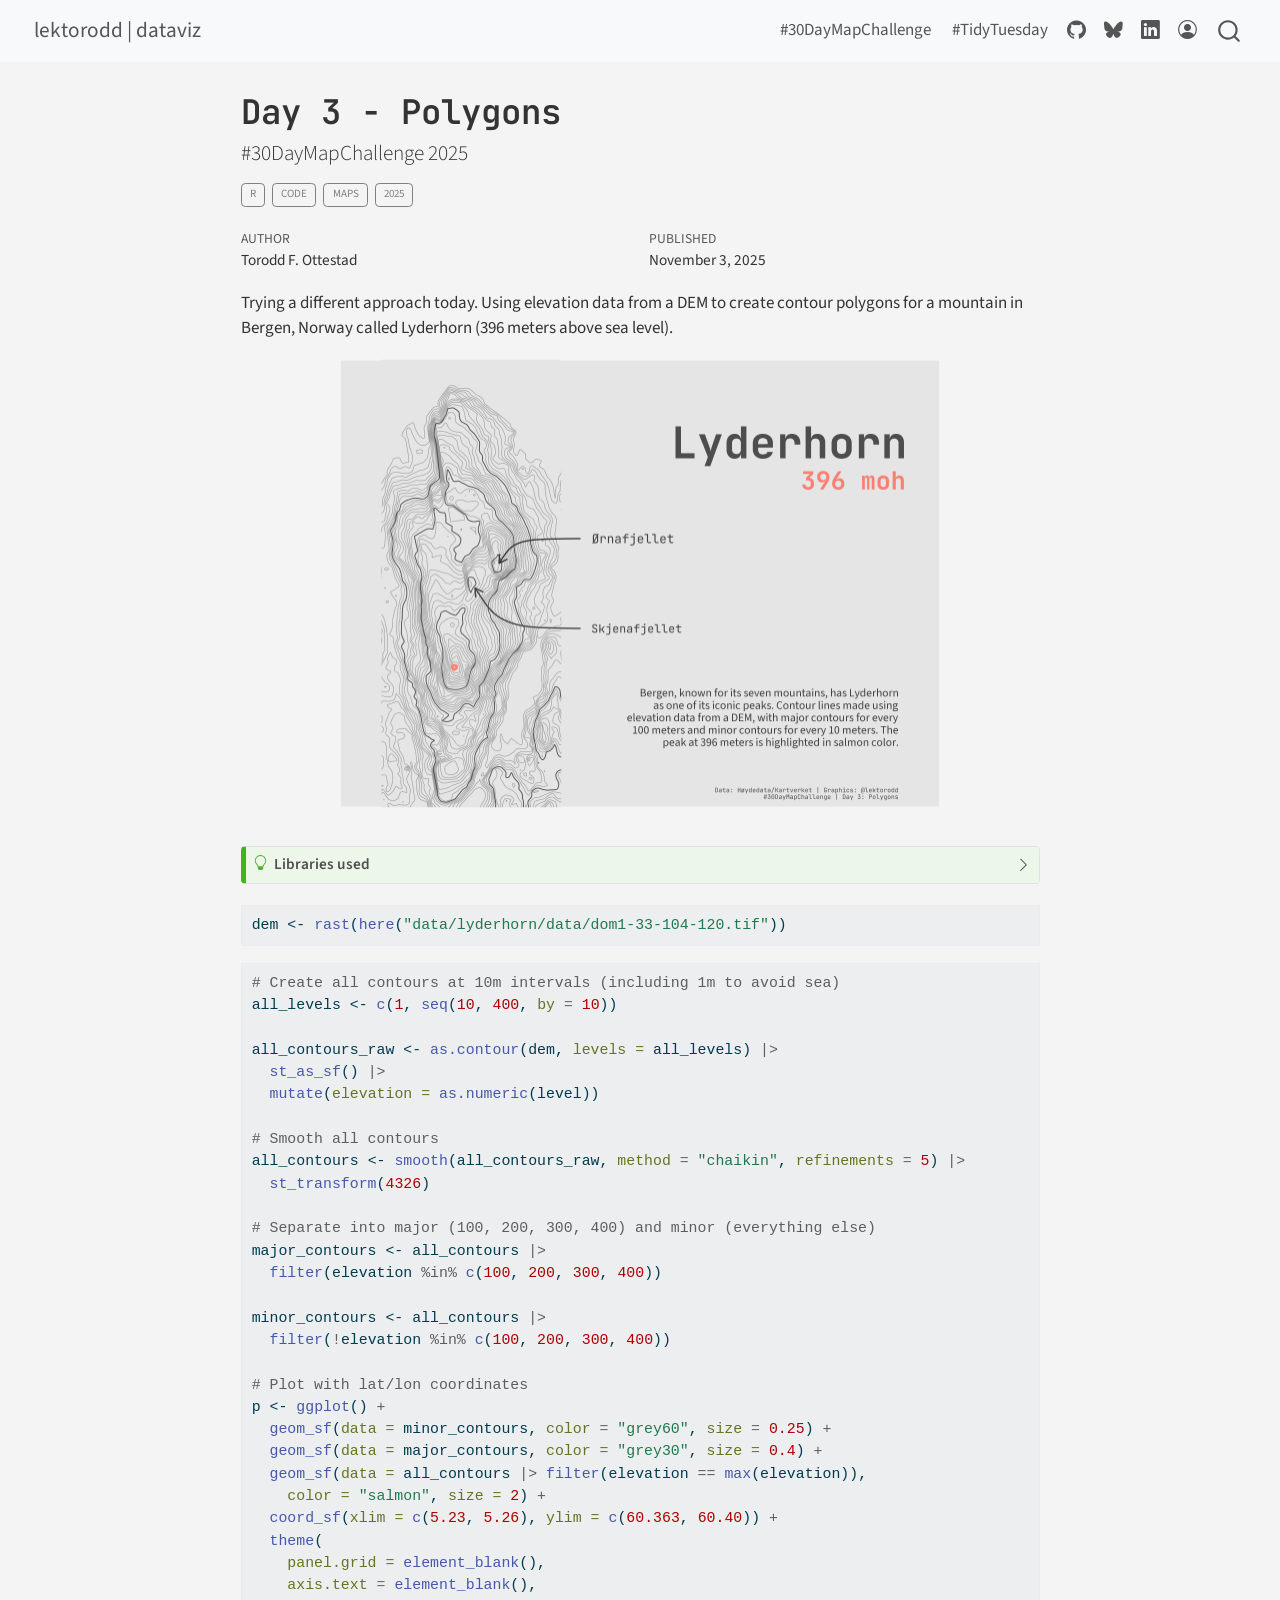
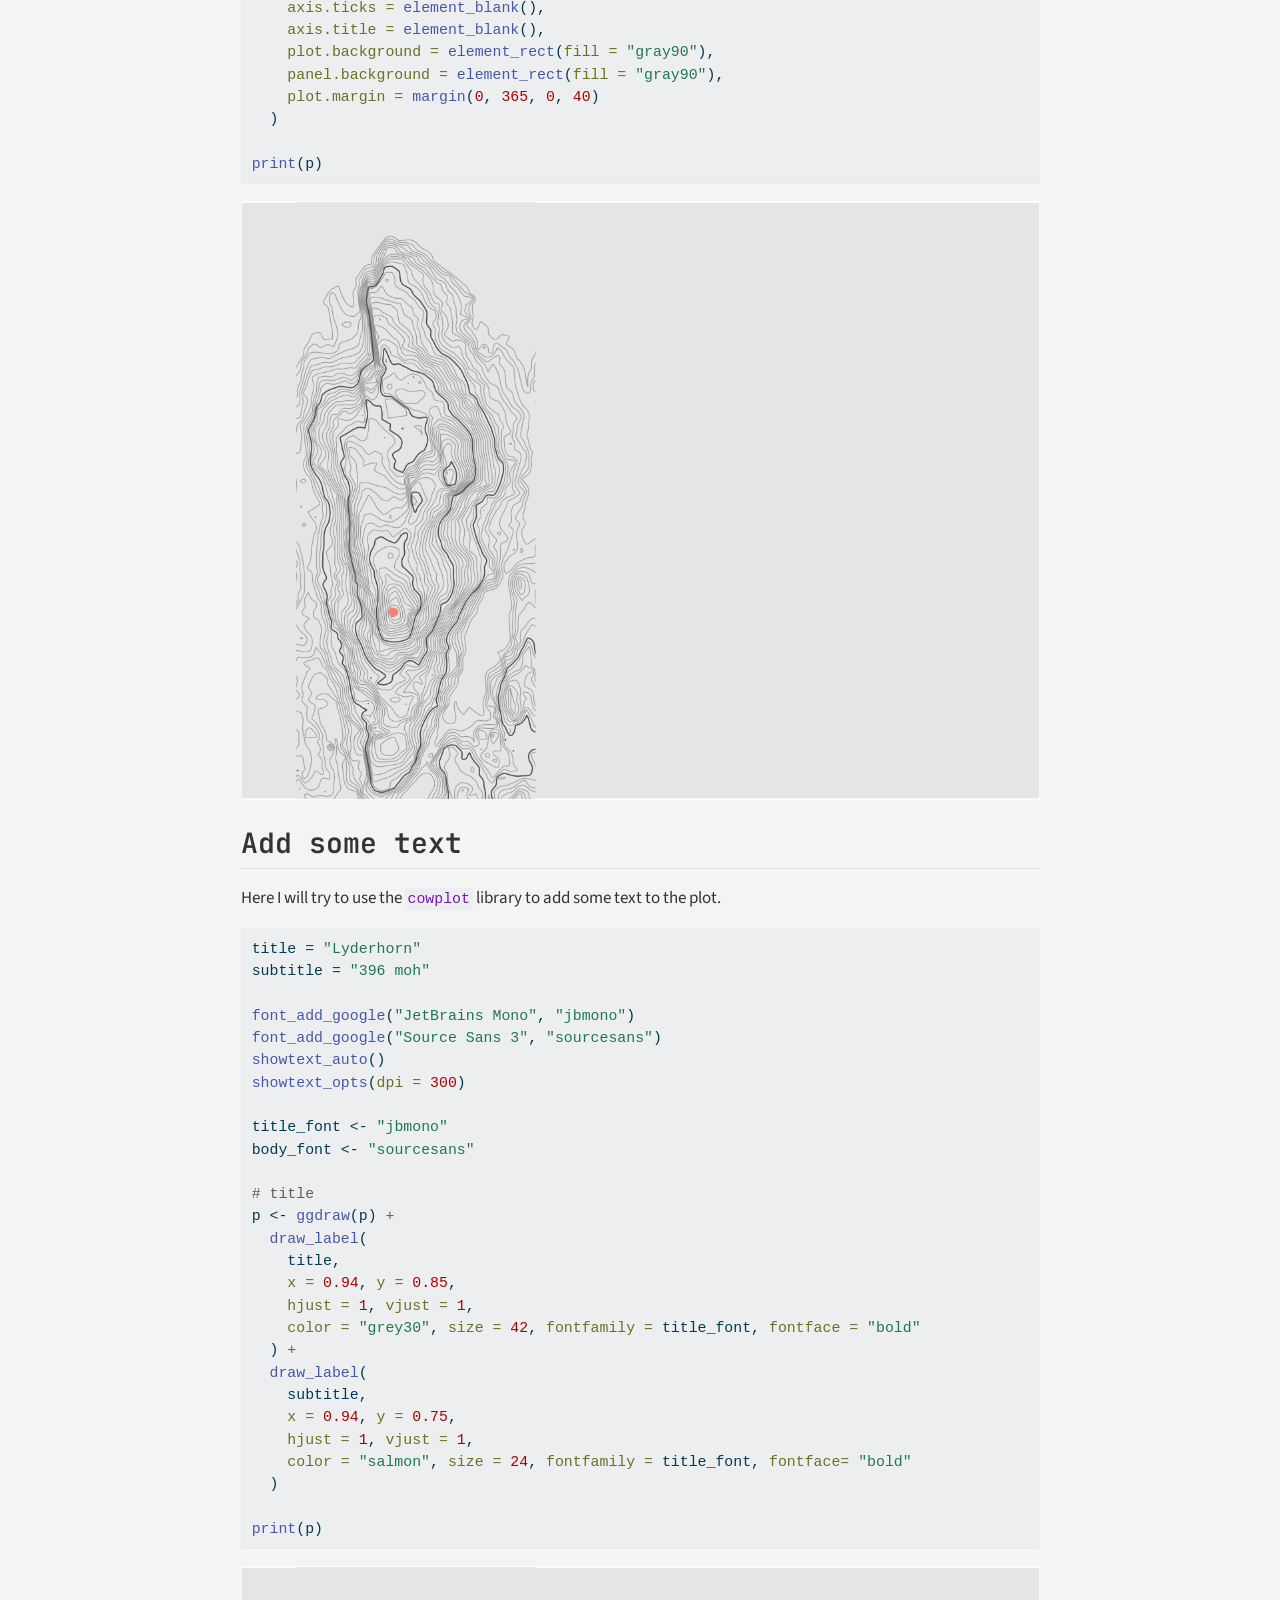
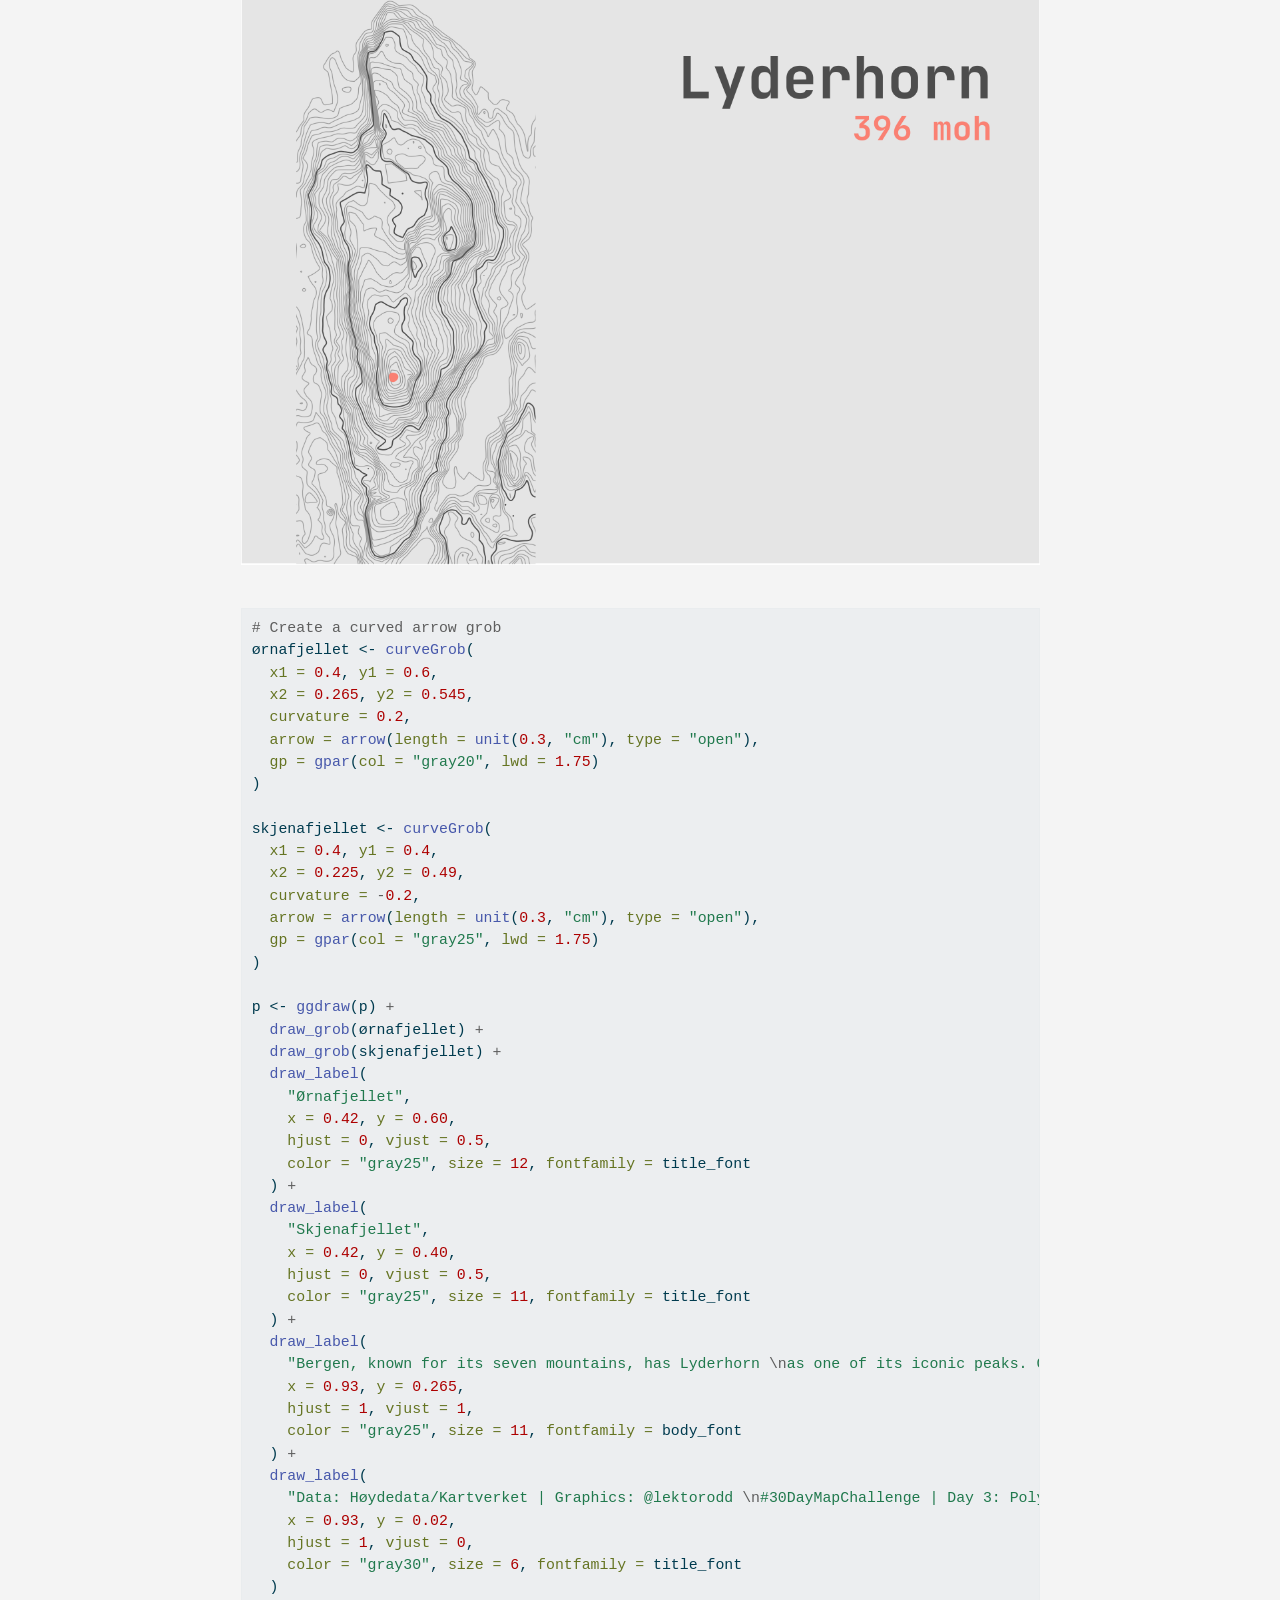
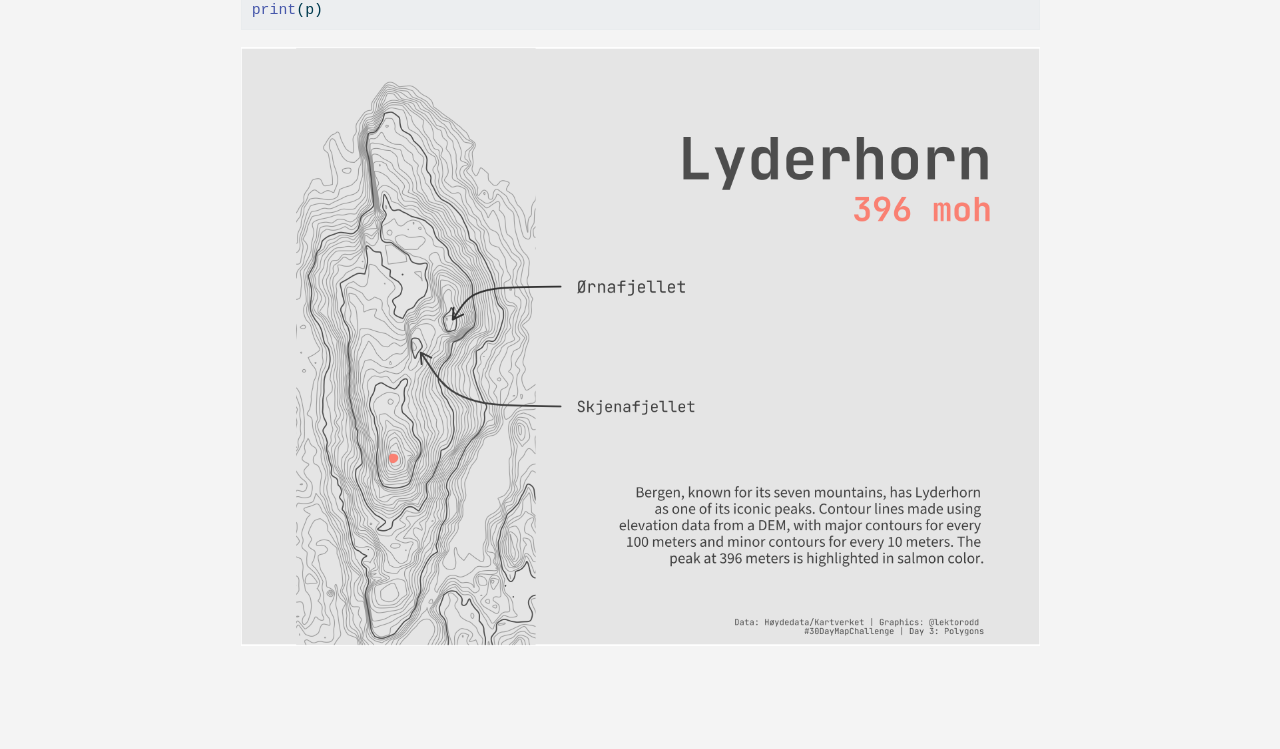
<file: 30DayMapChallenge/2025/2025-3-polygons/index.html>
<!DOCTYPE html>
<html xmlns="http://www.w3.org/1999/xhtml" lang="en" xml:lang="en"><head>

<meta charset="utf-8">
<meta name="generator" content="quarto-1.8.24">

<meta name="viewport" content="width=device-width, initial-scale=1.0, user-scalable=yes">

<meta name="author" content="Torodd F. Ottestad">
<meta name="dcterms.date" content="2025-11-03">

<title>Day 3 - Polygons – lektorodd | dataviz</title>
<style>
code{white-space: pre-wrap;}
span.smallcaps{font-variant: small-caps;}
div.columns{display: flex; gap: min(4vw, 1.5em);}
div.column{flex: auto; overflow-x: auto;}
div.hanging-indent{margin-left: 1.5em; text-indent: -1.5em;}
ul.task-list{list-style: none;}
ul.task-list li input[type="checkbox"] {
  width: 0.8em;
  margin: 0 0.8em 0.2em -1em; /* quarto-specific, see https://github.com/quarto-dev/quarto-cli/issues/4556 */ 
  vertical-align: middle;
}
/* CSS for syntax highlighting */
html { -webkit-text-size-adjust: 100%; }
pre > code.sourceCode { white-space: pre; position: relative; }
pre > code.sourceCode > span { display: inline-block; line-height: 1.25; }
pre > code.sourceCode > span:empty { height: 1.2em; }
.sourceCode { overflow: visible; }
code.sourceCode > span { color: inherit; text-decoration: inherit; }
div.sourceCode { margin: 1em 0; }
pre.sourceCode { margin: 0; }
@media screen {
div.sourceCode { overflow: auto; }
}
@media print {
pre > code.sourceCode { white-space: pre-wrap; }
pre > code.sourceCode > span { text-indent: -5em; padding-left: 5em; }
}
pre.numberSource code
  { counter-reset: source-line 0; }
pre.numberSource code > span
  { position: relative; left: -4em; counter-increment: source-line; }
pre.numberSource code > span > a:first-child::before
  { content: counter(source-line);
    position: relative; left: -1em; text-align: right; vertical-align: baseline;
    border: none; display: inline-block;
    -webkit-touch-callout: none; -webkit-user-select: none;
    -khtml-user-select: none; -moz-user-select: none;
    -ms-user-select: none; user-select: none;
    padding: 0 4px; width: 4em;
  }
pre.numberSource { margin-left: 3em;  padding-left: 4px; }
div.sourceCode
  {   }
@media screen {
pre > code.sourceCode > span > a:first-child::before { text-decoration: underline; }
}
</style>


<script src="../../../site_libs/quarto-nav/quarto-nav.js"></script>
<script src="../../../site_libs/quarto-nav/headroom.min.js"></script>
<script src="../../../site_libs/clipboard/clipboard.min.js"></script>
<script src="../../../site_libs/quarto-search/autocomplete.umd.js"></script>
<script src="../../../site_libs/quarto-search/fuse.min.js"></script>
<script src="../../../site_libs/quarto-search/quarto-search.js"></script>
<meta name="quarto:offset" content="../../../">
<link href="../../../favicon.png" rel="icon" type="image/png">
<script src="../../../site_libs/quarto-html/quarto.js" type="module"></script>
<script src="../../../site_libs/quarto-html/tabsets/tabsets.js" type="module"></script>
<script src="../../../site_libs/quarto-html/axe/axe-check.js" type="module"></script>
<script src="../../../site_libs/quarto-html/popper.min.js"></script>
<script src="../../../site_libs/quarto-html/tippy.umd.min.js"></script>
<script src="../../../site_libs/quarto-html/anchor.min.js"></script>
<link href="../../../site_libs/quarto-html/tippy.css" rel="stylesheet">
<link href="../../../site_libs/quarto-html/quarto-syntax-highlighting-dc55a5b9e770e841cd82e46aadbfb9b0.css" rel="stylesheet" id="quarto-text-highlighting-styles">
<script src="../../../site_libs/bootstrap/bootstrap.min.js"></script>
<link href="../../../site_libs/bootstrap/bootstrap-icons.css" rel="stylesheet">
<link href="../../../site_libs/bootstrap/bootstrap-5b4ad623e5705c0698d39aec6f10cf02.min.css" rel="stylesheet" append-hash="true" id="quarto-bootstrap" data-mode="light">
<script id="quarto-search-options" type="application/json">{
  "location": "navbar",
  "copy-button": false,
  "collapse-after": 3,
  "panel-placement": "end",
  "type": "overlay",
  "limit": 50,
  "keyboard-shortcut": [
    "f",
    "/",
    "s"
  ],
  "show-item-context": false,
  "language": {
    "search-no-results-text": "No results",
    "search-matching-documents-text": "matching documents",
    "search-copy-link-title": "Copy link to search",
    "search-hide-matches-text": "Hide additional matches",
    "search-more-match-text": "more match in this document",
    "search-more-matches-text": "more matches in this document",
    "search-clear-button-title": "Clear",
    "search-text-placeholder": "",
    "search-detached-cancel-button-title": "Cancel",
    "search-submit-button-title": "Submit",
    "search-label": "Search"
  }
}</script>


<link rel="stylesheet" href="../../../styles.css">
</head>

<body class="nav-fixed fullcontent quarto-light">

<div id="quarto-search-results"></div>
  <header id="quarto-header" class="headroom fixed-top">
    <nav class="navbar navbar-expand-lg " data-bs-theme="dark">
      <div class="navbar-container container-fluid">
      <div class="navbar-brand-container mx-auto">
    <a href="../../../index.html" class="navbar-brand navbar-brand-logo">
    </a>
    <a class="navbar-brand" href="../../../index.html">
    <span class="navbar-title">lektorodd | dataviz</span>
    </a>
  </div>
            <div id="quarto-search" class="" title="Search"></div>
          <button class="navbar-toggler" type="button" data-bs-toggle="collapse" data-bs-target="#navbarCollapse" aria-controls="navbarCollapse" role="menu" aria-expanded="false" aria-label="Toggle navigation" onclick="if (window.quartoToggleHeadroom) { window.quartoToggleHeadroom(); }">
  <span class="navbar-toggler-icon"></span>
</button>
          <div class="collapse navbar-collapse" id="navbarCollapse">
            <ul class="navbar-nav navbar-nav-scroll ms-auto">
  <li class="nav-item">
    <a class="nav-link" href="../../../maps.html"> 
<span class="menu-text">#30DayMapChallenge</span></a>
  </li>  
  <li class="nav-item">
    <a class="nav-link" href="../../../tidytuesday.html"> 
<span class="menu-text">#TidyTuesday</span></a>
  </li>  
  <li class="nav-item compact">
    <a class="nav-link" href="https://github.com/lektorodd/dataviz"> <i class="bi bi-github" role="img">
</i> 
<span class="menu-text"></span></a>
  </li>  
  <li class="nav-item compact">
    <a class="nav-link" href="https://bsky.app/profile/torodd.bsky.social"> <i class="bi bi-bluesky" role="img">
</i> 
<span class="menu-text"></span></a>
  </li>  
  <li class="nav-item compact">
    <a class="nav-link" href="https://www.linkedin.com/in/torodd-ottestad/"> <i class="bi bi-linkedin" role="img">
</i> 
<span class="menu-text"></span></a>
  </li>  
  <li class="nav-item compact">
    <a class="nav-link" href="https://lektorodd.no/"> <i class="bi bi-person-circle" role="img">
</i> 
<span class="menu-text"></span></a>
  </li>  
</ul>
          </div> <!-- /navcollapse -->
            <div class="quarto-navbar-tools">
</div>
      </div> <!-- /container-fluid -->
    </nav>
</header>
<!-- content -->
<div id="quarto-content" class="quarto-container page-columns page-rows-contents page-layout-article page-navbar">
<!-- sidebar -->
<!-- margin-sidebar -->
    
<!-- main -->
<main class="content" id="quarto-document-content">

<header id="title-block-header" class="quarto-title-block default">
<div class="quarto-title">
<h1 class="title">Day 3 - Polygons</h1>
<p class="subtitle lead">#30DayMapChallenge 2025</p>
  <div class="quarto-categories">
    <div class="quarto-category">R</div>
    <div class="quarto-category">code</div>
    <div class="quarto-category">maps</div>
    <div class="quarto-category">2025</div>
  </div>
  </div>



<div class="quarto-title-meta">

    <div>
    <div class="quarto-title-meta-heading">Author</div>
    <div class="quarto-title-meta-contents">
             <p>Torodd F. Ottestad </p>
          </div>
  </div>
    
    <div>
    <div class="quarto-title-meta-heading">Published</div>
    <div class="quarto-title-meta-contents">
      <p class="date">November 3, 2025</p>
    </div>
  </div>
  
    
  </div>
  


</header>


<p>Trying a different approach today. Using elevation data from a DEM to create contour polygons for a mountain in Bergen, Norway called Lyderhorn (396 meters above sea level).</p>
<div class="quarto-figure quarto-figure-center">
<figure class="figure">
<p><img src="day3-polygons.png" class="img-fluid quarto-figure quarto-figure-center figure-img" style="width:75.0%"></p>
</figure>
</div>
<div class="callout callout-style-default callout-tip callout-titled">
<div class="callout-header d-flex align-content-center collapsed" data-bs-toggle="collapse" data-bs-target=".callout-1-contents" aria-controls="callout-1" aria-expanded="false" aria-label="Toggle callout">
<div class="callout-icon-container">
<i class="callout-icon"></i>
</div>
<div class="callout-title-container flex-fill">
<span class="screen-reader-only">Tip</span>Libraries used
</div>
<div class="callout-btn-toggle d-inline-block border-0 py-1 ps-1 pe-0 float-end"><i class="callout-toggle"></i></div>
</div>
<div id="callout-1" class="callout-1-contents callout-collapse collapse">
<div class="callout-body-container callout-body">
<div class="cell">
<div class="code-copy-outer-scaffold"><div class="sourceCode cell-code" id="cb1"><pre class="sourceCode r code-with-copy"><code class="sourceCode r"><span id="cb1-1"><a href="#cb1-1" aria-hidden="true" tabindex="-1"></a><span class="fu">library</span>(ggplot2)</span>
<span id="cb1-2"><a href="#cb1-2" aria-hidden="true" tabindex="-1"></a><span class="fu">library</span>(terra)</span>
<span id="cb1-3"><a href="#cb1-3" aria-hidden="true" tabindex="-1"></a><span class="fu">library</span>(sf)</span>
<span id="cb1-4"><a href="#cb1-4" aria-hidden="true" tabindex="-1"></a><span class="fu">library</span>(dplyr)</span>
<span id="cb1-5"><a href="#cb1-5" aria-hidden="true" tabindex="-1"></a><span class="fu">library</span>(here)</span>
<span id="cb1-6"><a href="#cb1-6" aria-hidden="true" tabindex="-1"></a><span class="fu">library</span>(smoothr)</span>
<span id="cb1-7"><a href="#cb1-7" aria-hidden="true" tabindex="-1"></a><span class="fu">library</span>(cowplot)</span>
<span id="cb1-8"><a href="#cb1-8" aria-hidden="true" tabindex="-1"></a><span class="fu">library</span>(showtext)</span>
<span id="cb1-9"><a href="#cb1-9" aria-hidden="true" tabindex="-1"></a><span class="fu">library</span>(grid)</span></code></pre></div><button title="Copy to Clipboard" class="code-copy-button"><i class="bi"></i></button></div>
</div>
</div>
</div>
</div>
<div class="cell">
<div class="code-copy-outer-scaffold"><div class="sourceCode cell-code" id="cb2"><pre class="sourceCode r code-with-copy"><code class="sourceCode r"><span id="cb2-1"><a href="#cb2-1" aria-hidden="true" tabindex="-1"></a>dem <span class="ot">&lt;-</span> <span class="fu">rast</span>(<span class="fu">here</span>(<span class="st">"data/lyderhorn/data/dom1-33-104-120.tif"</span>))</span></code></pre></div><button title="Copy to Clipboard" class="code-copy-button"><i class="bi"></i></button></div>
</div>
<div class="cell">
<div class="code-copy-outer-scaffold"><div class="sourceCode cell-code" id="cb3"><pre class="sourceCode r code-with-copy"><code class="sourceCode r"><span id="cb3-1"><a href="#cb3-1" aria-hidden="true" tabindex="-1"></a><span class="co"># Create all contours at 10m intervals (including 1m to avoid sea)</span></span>
<span id="cb3-2"><a href="#cb3-2" aria-hidden="true" tabindex="-1"></a>all_levels <span class="ot">&lt;-</span> <span class="fu">c</span>(<span class="dv">1</span>, <span class="fu">seq</span>(<span class="dv">10</span>, <span class="dv">400</span>, <span class="at">by =</span> <span class="dv">10</span>))</span>
<span id="cb3-3"><a href="#cb3-3" aria-hidden="true" tabindex="-1"></a></span>
<span id="cb3-4"><a href="#cb3-4" aria-hidden="true" tabindex="-1"></a>all_contours_raw <span class="ot">&lt;-</span> <span class="fu">as.contour</span>(dem, <span class="at">levels =</span> all_levels) <span class="sc">|&gt;</span> </span>
<span id="cb3-5"><a href="#cb3-5" aria-hidden="true" tabindex="-1"></a>  <span class="fu">st_as_sf</span>() <span class="sc">|&gt;</span> </span>
<span id="cb3-6"><a href="#cb3-6" aria-hidden="true" tabindex="-1"></a>  <span class="fu">mutate</span>(<span class="at">elevation =</span> <span class="fu">as.numeric</span>(level))</span>
<span id="cb3-7"><a href="#cb3-7" aria-hidden="true" tabindex="-1"></a></span>
<span id="cb3-8"><a href="#cb3-8" aria-hidden="true" tabindex="-1"></a><span class="co"># Smooth all contours</span></span>
<span id="cb3-9"><a href="#cb3-9" aria-hidden="true" tabindex="-1"></a>all_contours <span class="ot">&lt;-</span> <span class="fu">smooth</span>(all_contours_raw, <span class="at">method =</span> <span class="st">"chaikin"</span>, <span class="at">refinements =</span> <span class="dv">5</span>) <span class="sc">|&gt;</span> </span>
<span id="cb3-10"><a href="#cb3-10" aria-hidden="true" tabindex="-1"></a>  <span class="fu">st_transform</span>(<span class="dv">4326</span>)</span>
<span id="cb3-11"><a href="#cb3-11" aria-hidden="true" tabindex="-1"></a></span>
<span id="cb3-12"><a href="#cb3-12" aria-hidden="true" tabindex="-1"></a><span class="co"># Separate into major (100, 200, 300, 400) and minor (everything else)</span></span>
<span id="cb3-13"><a href="#cb3-13" aria-hidden="true" tabindex="-1"></a>major_contours <span class="ot">&lt;-</span> all_contours <span class="sc">|&gt;</span> </span>
<span id="cb3-14"><a href="#cb3-14" aria-hidden="true" tabindex="-1"></a>  <span class="fu">filter</span>(elevation <span class="sc">%in%</span> <span class="fu">c</span>(<span class="dv">100</span>, <span class="dv">200</span>, <span class="dv">300</span>, <span class="dv">400</span>))</span>
<span id="cb3-15"><a href="#cb3-15" aria-hidden="true" tabindex="-1"></a></span>
<span id="cb3-16"><a href="#cb3-16" aria-hidden="true" tabindex="-1"></a>minor_contours <span class="ot">&lt;-</span> all_contours <span class="sc">|&gt;</span> </span>
<span id="cb3-17"><a href="#cb3-17" aria-hidden="true" tabindex="-1"></a>  <span class="fu">filter</span>(<span class="sc">!</span>elevation <span class="sc">%in%</span> <span class="fu">c</span>(<span class="dv">100</span>, <span class="dv">200</span>, <span class="dv">300</span>, <span class="dv">400</span>))</span>
<span id="cb3-18"><a href="#cb3-18" aria-hidden="true" tabindex="-1"></a></span>
<span id="cb3-19"><a href="#cb3-19" aria-hidden="true" tabindex="-1"></a><span class="co"># Plot with lat/lon coordinates</span></span>
<span id="cb3-20"><a href="#cb3-20" aria-hidden="true" tabindex="-1"></a>p <span class="ot">&lt;-</span> <span class="fu">ggplot</span>() <span class="sc">+</span></span>
<span id="cb3-21"><a href="#cb3-21" aria-hidden="true" tabindex="-1"></a>  <span class="fu">geom_sf</span>(<span class="at">data =</span> minor_contours, <span class="at">color =</span> <span class="st">"grey60"</span>, <span class="at">size =</span> <span class="fl">0.25</span>) <span class="sc">+</span></span>
<span id="cb3-22"><a href="#cb3-22" aria-hidden="true" tabindex="-1"></a>  <span class="fu">geom_sf</span>(<span class="at">data =</span> major_contours, <span class="at">color =</span> <span class="st">"grey30"</span>, <span class="at">size =</span> <span class="fl">0.4</span>) <span class="sc">+</span></span>
<span id="cb3-23"><a href="#cb3-23" aria-hidden="true" tabindex="-1"></a>  <span class="fu">geom_sf</span>(<span class="at">data =</span> all_contours <span class="sc">|&gt;</span> <span class="fu">filter</span>(elevation <span class="sc">==</span> <span class="fu">max</span>(elevation)), </span>
<span id="cb3-24"><a href="#cb3-24" aria-hidden="true" tabindex="-1"></a>    <span class="at">color =</span> <span class="st">"salmon"</span>, <span class="at">size =</span> <span class="dv">2</span>) <span class="sc">+</span></span>
<span id="cb3-25"><a href="#cb3-25" aria-hidden="true" tabindex="-1"></a>  <span class="fu">coord_sf</span>(<span class="at">xlim =</span> <span class="fu">c</span>(<span class="fl">5.23</span>, <span class="fl">5.26</span>), <span class="at">ylim =</span> <span class="fu">c</span>(<span class="fl">60.363</span>, <span class="fl">60.40</span>)) <span class="sc">+</span></span>
<span id="cb3-26"><a href="#cb3-26" aria-hidden="true" tabindex="-1"></a>  <span class="fu">theme</span>(</span>
<span id="cb3-27"><a href="#cb3-27" aria-hidden="true" tabindex="-1"></a>    <span class="at">panel.grid =</span> <span class="fu">element_blank</span>(),</span>
<span id="cb3-28"><a href="#cb3-28" aria-hidden="true" tabindex="-1"></a>    <span class="at">axis.text =</span> <span class="fu">element_blank</span>(),</span>
<span id="cb3-29"><a href="#cb3-29" aria-hidden="true" tabindex="-1"></a>    <span class="at">axis.ticks =</span> <span class="fu">element_blank</span>(),</span>
<span id="cb3-30"><a href="#cb3-30" aria-hidden="true" tabindex="-1"></a>    <span class="at">axis.title =</span> <span class="fu">element_blank</span>(),</span>
<span id="cb3-31"><a href="#cb3-31" aria-hidden="true" tabindex="-1"></a>    <span class="at">plot.background =</span> <span class="fu">element_rect</span>(<span class="at">fill =</span> <span class="st">"gray90"</span>),</span>
<span id="cb3-32"><a href="#cb3-32" aria-hidden="true" tabindex="-1"></a>    <span class="at">panel.background =</span> <span class="fu">element_rect</span>(<span class="at">fill =</span> <span class="st">"gray90"</span>),</span>
<span id="cb3-33"><a href="#cb3-33" aria-hidden="true" tabindex="-1"></a>    <span class="at">plot.margin =</span> <span class="fu">margin</span>(<span class="dv">0</span>, <span class="dv">365</span>, <span class="dv">0</span>, <span class="dv">40</span>)</span>
<span id="cb3-34"><a href="#cb3-34" aria-hidden="true" tabindex="-1"></a>  )</span>
<span id="cb3-35"><a href="#cb3-35" aria-hidden="true" tabindex="-1"></a></span>
<span id="cb3-36"><a href="#cb3-36" aria-hidden="true" tabindex="-1"></a><span class="fu">print</span>(p)</span></code></pre></div><button title="Copy to Clipboard" class="code-copy-button"><i class="bi"></i></button></div>
<div class="cell-output-display">
<div>
<figure class="figure">
<p><img src="index_files/figure-html/plot-1-1.png" class="img-fluid figure-img" width="2400"></p>
</figure>
</div>
</div>
</div>
<section id="add-some-text" class="level2">
<h2 class="anchored" data-anchor-id="add-some-text">Add some text</h2>
<p>Here I will try to use the <code>cowplot</code> library to add some text to the plot.</p>
<div class="cell">
<div class="code-copy-outer-scaffold"><div class="sourceCode cell-code" id="cb4"><pre class="sourceCode r code-with-copy"><code class="sourceCode r"><span id="cb4-1"><a href="#cb4-1" aria-hidden="true" tabindex="-1"></a>title <span class="ot">=</span> <span class="st">"Lyderhorn"</span></span>
<span id="cb4-2"><a href="#cb4-2" aria-hidden="true" tabindex="-1"></a>subtitle <span class="ot">=</span> <span class="st">"396 moh"</span></span>
<span id="cb4-3"><a href="#cb4-3" aria-hidden="true" tabindex="-1"></a></span>
<span id="cb4-4"><a href="#cb4-4" aria-hidden="true" tabindex="-1"></a><span class="fu">font_add_google</span>(<span class="st">"JetBrains Mono"</span>, <span class="st">"jbmono"</span>)</span>
<span id="cb4-5"><a href="#cb4-5" aria-hidden="true" tabindex="-1"></a><span class="fu">font_add_google</span>(<span class="st">"Source Sans 3"</span>, <span class="st">"sourcesans"</span>)</span>
<span id="cb4-6"><a href="#cb4-6" aria-hidden="true" tabindex="-1"></a><span class="fu">showtext_auto</span>()</span>
<span id="cb4-7"><a href="#cb4-7" aria-hidden="true" tabindex="-1"></a><span class="fu">showtext_opts</span>(<span class="at">dpi =</span> <span class="dv">300</span>)</span>
<span id="cb4-8"><a href="#cb4-8" aria-hidden="true" tabindex="-1"></a></span>
<span id="cb4-9"><a href="#cb4-9" aria-hidden="true" tabindex="-1"></a>title_font <span class="ot">&lt;-</span> <span class="st">"jbmono"</span></span>
<span id="cb4-10"><a href="#cb4-10" aria-hidden="true" tabindex="-1"></a>body_font <span class="ot">&lt;-</span> <span class="st">"sourcesans"</span></span>
<span id="cb4-11"><a href="#cb4-11" aria-hidden="true" tabindex="-1"></a></span>
<span id="cb4-12"><a href="#cb4-12" aria-hidden="true" tabindex="-1"></a><span class="co"># title</span></span>
<span id="cb4-13"><a href="#cb4-13" aria-hidden="true" tabindex="-1"></a>p <span class="ot">&lt;-</span> <span class="fu">ggdraw</span>(p) <span class="sc">+</span></span>
<span id="cb4-14"><a href="#cb4-14" aria-hidden="true" tabindex="-1"></a>  <span class="fu">draw_label</span>(</span>
<span id="cb4-15"><a href="#cb4-15" aria-hidden="true" tabindex="-1"></a>    title,</span>
<span id="cb4-16"><a href="#cb4-16" aria-hidden="true" tabindex="-1"></a>    <span class="at">x =</span> <span class="fl">0.94</span>, <span class="at">y =</span> <span class="fl">0.85</span>,</span>
<span id="cb4-17"><a href="#cb4-17" aria-hidden="true" tabindex="-1"></a>    <span class="at">hjust =</span> <span class="dv">1</span>, <span class="at">vjust =</span> <span class="dv">1</span>,</span>
<span id="cb4-18"><a href="#cb4-18" aria-hidden="true" tabindex="-1"></a>    <span class="at">color =</span> <span class="st">"grey30"</span>, <span class="at">size =</span> <span class="dv">42</span>, <span class="at">fontfamily =</span> title_font, <span class="at">fontface =</span> <span class="st">"bold"</span></span>
<span id="cb4-19"><a href="#cb4-19" aria-hidden="true" tabindex="-1"></a>  ) <span class="sc">+</span></span>
<span id="cb4-20"><a href="#cb4-20" aria-hidden="true" tabindex="-1"></a>  <span class="fu">draw_label</span>(</span>
<span id="cb4-21"><a href="#cb4-21" aria-hidden="true" tabindex="-1"></a>    subtitle,</span>
<span id="cb4-22"><a href="#cb4-22" aria-hidden="true" tabindex="-1"></a>    <span class="at">x =</span> <span class="fl">0.94</span>, <span class="at">y =</span> <span class="fl">0.75</span>,</span>
<span id="cb4-23"><a href="#cb4-23" aria-hidden="true" tabindex="-1"></a>    <span class="at">hjust =</span> <span class="dv">1</span>, <span class="at">vjust =</span> <span class="dv">1</span>,</span>
<span id="cb4-24"><a href="#cb4-24" aria-hidden="true" tabindex="-1"></a>    <span class="at">color =</span> <span class="st">"salmon"</span>, <span class="at">size =</span> <span class="dv">24</span>, <span class="at">fontfamily =</span> title_font, <span class="at">fontface=</span> <span class="st">"bold"</span></span>
<span id="cb4-25"><a href="#cb4-25" aria-hidden="true" tabindex="-1"></a>  )</span>
<span id="cb4-26"><a href="#cb4-26" aria-hidden="true" tabindex="-1"></a></span>
<span id="cb4-27"><a href="#cb4-27" aria-hidden="true" tabindex="-1"></a><span class="fu">print</span>(p)</span></code></pre></div><button title="Copy to Clipboard" class="code-copy-button"><i class="bi"></i></button></div>
<div class="cell-output-display">
<div>
<figure class="figure">
<p><img src="index_files/figure-html/plot-2-1.png" class="img-fluid figure-img" width="2400"></p>
</figure>
</div>
</div>
</div>
<div class="cell">
<div class="code-copy-outer-scaffold"><div class="sourceCode cell-code" id="cb5"><pre class="sourceCode r code-with-copy"><code class="sourceCode r"><span id="cb5-1"><a href="#cb5-1" aria-hidden="true" tabindex="-1"></a><span class="co"># Create a curved arrow grob</span></span>
<span id="cb5-2"><a href="#cb5-2" aria-hidden="true" tabindex="-1"></a>ørnafjellet <span class="ot">&lt;-</span> <span class="fu">curveGrob</span>(</span>
<span id="cb5-3"><a href="#cb5-3" aria-hidden="true" tabindex="-1"></a>  <span class="at">x1 =</span> <span class="fl">0.4</span>, <span class="at">y1 =</span> <span class="fl">0.6</span>,</span>
<span id="cb5-4"><a href="#cb5-4" aria-hidden="true" tabindex="-1"></a>  <span class="at">x2 =</span> <span class="fl">0.265</span>, <span class="at">y2 =</span> <span class="fl">0.545</span>,</span>
<span id="cb5-5"><a href="#cb5-5" aria-hidden="true" tabindex="-1"></a>  <span class="at">curvature =</span> <span class="fl">0.2</span>,</span>
<span id="cb5-6"><a href="#cb5-6" aria-hidden="true" tabindex="-1"></a>  <span class="at">arrow =</span> <span class="fu">arrow</span>(<span class="at">length =</span> <span class="fu">unit</span>(<span class="fl">0.3</span>, <span class="st">"cm"</span>), <span class="at">type =</span> <span class="st">"open"</span>),</span>
<span id="cb5-7"><a href="#cb5-7" aria-hidden="true" tabindex="-1"></a>  <span class="at">gp =</span> <span class="fu">gpar</span>(<span class="at">col =</span> <span class="st">"gray20"</span>, <span class="at">lwd =</span> <span class="fl">1.75</span>)</span>
<span id="cb5-8"><a href="#cb5-8" aria-hidden="true" tabindex="-1"></a>)</span>
<span id="cb5-9"><a href="#cb5-9" aria-hidden="true" tabindex="-1"></a></span>
<span id="cb5-10"><a href="#cb5-10" aria-hidden="true" tabindex="-1"></a>skjenafjellet <span class="ot">&lt;-</span> <span class="fu">curveGrob</span>(</span>
<span id="cb5-11"><a href="#cb5-11" aria-hidden="true" tabindex="-1"></a>  <span class="at">x1 =</span> <span class="fl">0.4</span>, <span class="at">y1 =</span> <span class="fl">0.4</span>,</span>
<span id="cb5-12"><a href="#cb5-12" aria-hidden="true" tabindex="-1"></a>  <span class="at">x2 =</span> <span class="fl">0.225</span>, <span class="at">y2 =</span> <span class="fl">0.49</span>,</span>
<span id="cb5-13"><a href="#cb5-13" aria-hidden="true" tabindex="-1"></a>  <span class="at">curvature =</span> <span class="sc">-</span><span class="fl">0.2</span>,</span>
<span id="cb5-14"><a href="#cb5-14" aria-hidden="true" tabindex="-1"></a>  <span class="at">arrow =</span> <span class="fu">arrow</span>(<span class="at">length =</span> <span class="fu">unit</span>(<span class="fl">0.3</span>, <span class="st">"cm"</span>), <span class="at">type =</span> <span class="st">"open"</span>),</span>
<span id="cb5-15"><a href="#cb5-15" aria-hidden="true" tabindex="-1"></a>  <span class="at">gp =</span> <span class="fu">gpar</span>(<span class="at">col =</span> <span class="st">"gray25"</span>, <span class="at">lwd =</span> <span class="fl">1.75</span>)</span>
<span id="cb5-16"><a href="#cb5-16" aria-hidden="true" tabindex="-1"></a>)</span>
<span id="cb5-17"><a href="#cb5-17" aria-hidden="true" tabindex="-1"></a></span>
<span id="cb5-18"><a href="#cb5-18" aria-hidden="true" tabindex="-1"></a>p <span class="ot">&lt;-</span> <span class="fu">ggdraw</span>(p) <span class="sc">+</span></span>
<span id="cb5-19"><a href="#cb5-19" aria-hidden="true" tabindex="-1"></a>  <span class="fu">draw_grob</span>(ørnafjellet) <span class="sc">+</span> </span>
<span id="cb5-20"><a href="#cb5-20" aria-hidden="true" tabindex="-1"></a>  <span class="fu">draw_grob</span>(skjenafjellet) <span class="sc">+</span></span>
<span id="cb5-21"><a href="#cb5-21" aria-hidden="true" tabindex="-1"></a>  <span class="fu">draw_label</span>(</span>
<span id="cb5-22"><a href="#cb5-22" aria-hidden="true" tabindex="-1"></a>    <span class="st">"Ørnafjellet"</span>,</span>
<span id="cb5-23"><a href="#cb5-23" aria-hidden="true" tabindex="-1"></a>    <span class="at">x =</span> <span class="fl">0.42</span>, <span class="at">y =</span> <span class="fl">0.60</span>,</span>
<span id="cb5-24"><a href="#cb5-24" aria-hidden="true" tabindex="-1"></a>    <span class="at">hjust =</span> <span class="dv">0</span>, <span class="at">vjust =</span> <span class="fl">0.5</span>,</span>
<span id="cb5-25"><a href="#cb5-25" aria-hidden="true" tabindex="-1"></a>    <span class="at">color =</span> <span class="st">"gray25"</span>, <span class="at">size =</span> <span class="dv">12</span>, <span class="at">fontfamily =</span> title_font</span>
<span id="cb5-26"><a href="#cb5-26" aria-hidden="true" tabindex="-1"></a>  ) <span class="sc">+</span></span>
<span id="cb5-27"><a href="#cb5-27" aria-hidden="true" tabindex="-1"></a>  <span class="fu">draw_label</span>(</span>
<span id="cb5-28"><a href="#cb5-28" aria-hidden="true" tabindex="-1"></a>    <span class="st">"Skjenafjellet"</span>,</span>
<span id="cb5-29"><a href="#cb5-29" aria-hidden="true" tabindex="-1"></a>    <span class="at">x =</span> <span class="fl">0.42</span>, <span class="at">y =</span> <span class="fl">0.40</span>,</span>
<span id="cb5-30"><a href="#cb5-30" aria-hidden="true" tabindex="-1"></a>    <span class="at">hjust =</span> <span class="dv">0</span>, <span class="at">vjust =</span> <span class="fl">0.5</span>,</span>
<span id="cb5-31"><a href="#cb5-31" aria-hidden="true" tabindex="-1"></a>    <span class="at">color =</span> <span class="st">"gray25"</span>, <span class="at">size =</span> <span class="dv">11</span>, <span class="at">fontfamily =</span> title_font</span>
<span id="cb5-32"><a href="#cb5-32" aria-hidden="true" tabindex="-1"></a>  ) <span class="sc">+</span> </span>
<span id="cb5-33"><a href="#cb5-33" aria-hidden="true" tabindex="-1"></a>  <span class="fu">draw_label</span>(</span>
<span id="cb5-34"><a href="#cb5-34" aria-hidden="true" tabindex="-1"></a>    <span class="st">"Bergen, known for its seven mountains, has Lyderhorn </span><span class="sc">\n</span><span class="st">as one of its iconic peaks. Contour lines made using </span><span class="sc">\n</span><span class="st">elevation data from a DEM, with major contours for every </span><span class="sc">\n</span><span class="st">100 meters and minor contours for every 10 meters. The </span><span class="sc">\n</span><span class="st">peak at 396 meters is highlighted in salmon color."</span>,</span>
<span id="cb5-35"><a href="#cb5-35" aria-hidden="true" tabindex="-1"></a>    <span class="at">x =</span> <span class="fl">0.93</span>, <span class="at">y =</span> <span class="fl">0.265</span>,</span>
<span id="cb5-36"><a href="#cb5-36" aria-hidden="true" tabindex="-1"></a>    <span class="at">hjust =</span> <span class="dv">1</span>, <span class="at">vjust =</span> <span class="dv">1</span>,</span>
<span id="cb5-37"><a href="#cb5-37" aria-hidden="true" tabindex="-1"></a>    <span class="at">color =</span> <span class="st">"gray25"</span>, <span class="at">size =</span> <span class="dv">11</span>, <span class="at">fontfamily =</span> body_font</span>
<span id="cb5-38"><a href="#cb5-38" aria-hidden="true" tabindex="-1"></a>  ) <span class="sc">+</span></span>
<span id="cb5-39"><a href="#cb5-39" aria-hidden="true" tabindex="-1"></a>  <span class="fu">draw_label</span>(</span>
<span id="cb5-40"><a href="#cb5-40" aria-hidden="true" tabindex="-1"></a>    <span class="st">"Data: Høydedata/Kartverket | Graphics: @lektorodd </span><span class="sc">\n</span><span class="st">#30DayMapChallenge | Day 3: Polygons"</span>,</span>
<span id="cb5-41"><a href="#cb5-41" aria-hidden="true" tabindex="-1"></a>    <span class="at">x =</span> <span class="fl">0.93</span>, <span class="at">y =</span> <span class="fl">0.02</span>,</span>
<span id="cb5-42"><a href="#cb5-42" aria-hidden="true" tabindex="-1"></a>    <span class="at">hjust =</span> <span class="dv">1</span>, <span class="at">vjust =</span> <span class="dv">0</span>,</span>
<span id="cb5-43"><a href="#cb5-43" aria-hidden="true" tabindex="-1"></a>    <span class="at">color =</span> <span class="st">"gray30"</span>, <span class="at">size =</span> <span class="dv">6</span>, <span class="at">fontfamily =</span> title_font</span>
<span id="cb5-44"><a href="#cb5-44" aria-hidden="true" tabindex="-1"></a>  )</span>
<span id="cb5-45"><a href="#cb5-45" aria-hidden="true" tabindex="-1"></a><span class="fu">print</span>(p)</span></code></pre></div><button title="Copy to Clipboard" class="code-copy-button"><i class="bi"></i></button></div>
<div class="cell-output-display">
<div>
<figure class="figure">
<p><img src="index_files/figure-html/plot-3-1.png" class="img-fluid figure-img" width="2400"></p>
</figure>
</div>
</div>
</div>


</section>

</main> <!-- /main -->
<script id="quarto-html-after-body" type="application/javascript">
  window.document.addEventListener("DOMContentLoaded", function (event) {
    const icon = "";
    const anchorJS = new window.AnchorJS();
    anchorJS.options = {
      placement: 'right',
      icon: icon
    };
    anchorJS.add('.anchored');
    const isCodeAnnotation = (el) => {
      for (const clz of el.classList) {
        if (clz.startsWith('code-annotation-')) {                     
          return true;
        }
      }
      return false;
    }
    const onCopySuccess = function(e) {
      // button target
      const button = e.trigger;
      // don't keep focus
      button.blur();
      // flash "checked"
      button.classList.add('code-copy-button-checked');
      var currentTitle = button.getAttribute("title");
      button.setAttribute("title", "Copied!");
      let tooltip;
      if (window.bootstrap) {
        button.setAttribute("data-bs-toggle", "tooltip");
        button.setAttribute("data-bs-placement", "left");
        button.setAttribute("data-bs-title", "Copied!");
        tooltip = new bootstrap.Tooltip(button, 
          { trigger: "manual", 
            customClass: "code-copy-button-tooltip",
            offset: [0, -8]});
        tooltip.show();    
      }
      setTimeout(function() {
        if (tooltip) {
          tooltip.hide();
          button.removeAttribute("data-bs-title");
          button.removeAttribute("data-bs-toggle");
          button.removeAttribute("data-bs-placement");
        }
        button.setAttribute("title", currentTitle);
        button.classList.remove('code-copy-button-checked');
      }, 1000);
      // clear code selection
      e.clearSelection();
    }
    const getTextToCopy = function(trigger) {
      const outerScaffold = trigger.parentElement.cloneNode(true);
      const codeEl = outerScaffold.querySelector('code');
      for (const childEl of codeEl.children) {
        if (isCodeAnnotation(childEl)) {
          childEl.remove();
        }
      }
      return codeEl.innerText;
    }
    const clipboard = new window.ClipboardJS('.code-copy-button:not([data-in-quarto-modal])', {
      text: getTextToCopy
    });
    clipboard.on('success', onCopySuccess);
    if (window.document.getElementById('quarto-embedded-source-code-modal')) {
      const clipboardModal = new window.ClipboardJS('.code-copy-button[data-in-quarto-modal]', {
        text: getTextToCopy,
        container: window.document.getElementById('quarto-embedded-source-code-modal')
      });
      clipboardModal.on('success', onCopySuccess);
    }
      var localhostRegex = new RegExp(/^(?:http|https):\/\/localhost\:?[0-9]*\//);
      var mailtoRegex = new RegExp(/^mailto:/);
        var filterRegex = new RegExp("https:\/\/lektorodd\.github\.io\/dataviz");
      var isInternal = (href) => {
          return filterRegex.test(href) || localhostRegex.test(href) || mailtoRegex.test(href);
      }
      // Inspect non-navigation links and adorn them if external
     var links = window.document.querySelectorAll('a[href]:not(.nav-link):not(.navbar-brand):not(.toc-action):not(.sidebar-link):not(.sidebar-item-toggle):not(.pagination-link):not(.no-external):not([aria-hidden]):not(.dropdown-item):not(.quarto-navigation-tool):not(.about-link)');
      for (var i=0; i<links.length; i++) {
        const link = links[i];
        if (!isInternal(link.href)) {
          // undo the damage that might have been done by quarto-nav.js in the case of
          // links that we want to consider external
          if (link.dataset.originalHref !== undefined) {
            link.href = link.dataset.originalHref;
          }
        }
      }
    function tippyHover(el, contentFn, onTriggerFn, onUntriggerFn) {
      const config = {
        allowHTML: true,
        maxWidth: 500,
        delay: 100,
        arrow: false,
        appendTo: function(el) {
            return el.parentElement;
        },
        interactive: true,
        interactiveBorder: 10,
        theme: 'quarto',
        placement: 'bottom-start',
      };
      if (contentFn) {
        config.content = contentFn;
      }
      if (onTriggerFn) {
        config.onTrigger = onTriggerFn;
      }
      if (onUntriggerFn) {
        config.onUntrigger = onUntriggerFn;
      }
      window.tippy(el, config); 
    }
    const noterefs = window.document.querySelectorAll('a[role="doc-noteref"]');
    for (var i=0; i<noterefs.length; i++) {
      const ref = noterefs[i];
      tippyHover(ref, function() {
        // use id or data attribute instead here
        let href = ref.getAttribute('data-footnote-href') || ref.getAttribute('href');
        try { href = new URL(href).hash; } catch {}
        const id = href.replace(/^#\/?/, "");
        const note = window.document.getElementById(id);
        if (note) {
          return note.innerHTML;
        } else {
          return "";
        }
      });
    }
    const xrefs = window.document.querySelectorAll('a.quarto-xref');
    const processXRef = (id, note) => {
      // Strip column container classes
      const stripColumnClz = (el) => {
        el.classList.remove("page-full", "page-columns");
        if (el.children) {
          for (const child of el.children) {
            stripColumnClz(child);
          }
        }
      }
      stripColumnClz(note)
      if (id === null || id.startsWith('sec-')) {
        // Special case sections, only their first couple elements
        const container = document.createElement("div");
        if (note.children && note.children.length > 2) {
          container.appendChild(note.children[0].cloneNode(true));
          for (let i = 1; i < note.children.length; i++) {
            const child = note.children[i];
            if (child.tagName === "P" && child.innerText === "") {
              continue;
            } else {
              container.appendChild(child.cloneNode(true));
              break;
            }
          }
          if (window.Quarto?.typesetMath) {
            window.Quarto.typesetMath(container);
          }
          return container.innerHTML
        } else {
          if (window.Quarto?.typesetMath) {
            window.Quarto.typesetMath(note);
          }
          return note.innerHTML;
        }
      } else {
        // Remove any anchor links if they are present
        const anchorLink = note.querySelector('a.anchorjs-link');
        if (anchorLink) {
          anchorLink.remove();
        }
        if (window.Quarto?.typesetMath) {
          window.Quarto.typesetMath(note);
        }
        if (note.classList.contains("callout")) {
          return note.outerHTML;
        } else {
          return note.innerHTML;
        }
      }
    }
    for (var i=0; i<xrefs.length; i++) {
      const xref = xrefs[i];
      tippyHover(xref, undefined, function(instance) {
        instance.disable();
        let url = xref.getAttribute('href');
        let hash = undefined; 
        if (url.startsWith('#')) {
          hash = url;
        } else {
          try { hash = new URL(url).hash; } catch {}
        }
        if (hash) {
          const id = hash.replace(/^#\/?/, "");
          const note = window.document.getElementById(id);
          if (note !== null) {
            try {
              const html = processXRef(id, note.cloneNode(true));
              instance.setContent(html);
            } finally {
              instance.enable();
              instance.show();
            }
          } else {
            // See if we can fetch this
            fetch(url.split('#')[0])
            .then(res => res.text())
            .then(html => {
              const parser = new DOMParser();
              const htmlDoc = parser.parseFromString(html, "text/html");
              const note = htmlDoc.getElementById(id);
              if (note !== null) {
                const html = processXRef(id, note);
                instance.setContent(html);
              } 
            }).finally(() => {
              instance.enable();
              instance.show();
            });
          }
        } else {
          // See if we can fetch a full url (with no hash to target)
          // This is a special case and we should probably do some content thinning / targeting
          fetch(url)
          .then(res => res.text())
          .then(html => {
            const parser = new DOMParser();
            const htmlDoc = parser.parseFromString(html, "text/html");
            const note = htmlDoc.querySelector('main.content');
            if (note !== null) {
              // This should only happen for chapter cross references
              // (since there is no id in the URL)
              // remove the first header
              if (note.children.length > 0 && note.children[0].tagName === "HEADER") {
                note.children[0].remove();
              }
              const html = processXRef(null, note);
              instance.setContent(html);
            } 
          }).finally(() => {
            instance.enable();
            instance.show();
          });
        }
      }, function(instance) {
      });
    }
        let selectedAnnoteEl;
        const selectorForAnnotation = ( cell, annotation) => {
          let cellAttr = 'data-code-cell="' + cell + '"';
          let lineAttr = 'data-code-annotation="' +  annotation + '"';
          const selector = 'span[' + cellAttr + '][' + lineAttr + ']';
          return selector;
        }
        const selectCodeLines = (annoteEl) => {
          const doc = window.document;
          const targetCell = annoteEl.getAttribute("data-target-cell");
          const targetAnnotation = annoteEl.getAttribute("data-target-annotation");
          const annoteSpan = window.document.querySelector(selectorForAnnotation(targetCell, targetAnnotation));
          const lines = annoteSpan.getAttribute("data-code-lines").split(",");
          const lineIds = lines.map((line) => {
            return targetCell + "-" + line;
          })
          let top = null;
          let height = null;
          let parent = null;
          if (lineIds.length > 0) {
              //compute the position of the single el (top and bottom and make a div)
              const el = window.document.getElementById(lineIds[0]);
              top = el.offsetTop;
              height = el.offsetHeight;
              parent = el.parentElement.parentElement;
            if (lineIds.length > 1) {
              const lastEl = window.document.getElementById(lineIds[lineIds.length - 1]);
              const bottom = lastEl.offsetTop + lastEl.offsetHeight;
              height = bottom - top;
            }
            if (top !== null && height !== null && parent !== null) {
              // cook up a div (if necessary) and position it 
              let div = window.document.getElementById("code-annotation-line-highlight");
              if (div === null) {
                div = window.document.createElement("div");
                div.setAttribute("id", "code-annotation-line-highlight");
                div.style.position = 'absolute';
                parent.appendChild(div);
              }
              div.style.top = top - 2 + "px";
              div.style.height = height + 4 + "px";
              div.style.left = 0;
              let gutterDiv = window.document.getElementById("code-annotation-line-highlight-gutter");
              if (gutterDiv === null) {
                gutterDiv = window.document.createElement("div");
                gutterDiv.setAttribute("id", "code-annotation-line-highlight-gutter");
                gutterDiv.style.position = 'absolute';
                const codeCell = window.document.getElementById(targetCell);
                const gutter = codeCell.querySelector('.code-annotation-gutter');
                gutter.appendChild(gutterDiv);
              }
              gutterDiv.style.top = top - 2 + "px";
              gutterDiv.style.height = height + 4 + "px";
            }
            selectedAnnoteEl = annoteEl;
          }
        };
        const unselectCodeLines = () => {
          const elementsIds = ["code-annotation-line-highlight", "code-annotation-line-highlight-gutter"];
          elementsIds.forEach((elId) => {
            const div = window.document.getElementById(elId);
            if (div) {
              div.remove();
            }
          });
          selectedAnnoteEl = undefined;
        };
          // Handle positioning of the toggle
      window.addEventListener(
        "resize",
        throttle(() => {
          elRect = undefined;
          if (selectedAnnoteEl) {
            selectCodeLines(selectedAnnoteEl);
          }
        }, 10)
      );
      function throttle(fn, ms) {
      let throttle = false;
      let timer;
        return (...args) => {
          if(!throttle) { // first call gets through
              fn.apply(this, args);
              throttle = true;
          } else { // all the others get throttled
              if(timer) clearTimeout(timer); // cancel #2
              timer = setTimeout(() => {
                fn.apply(this, args);
                timer = throttle = false;
              }, ms);
          }
        };
      }
        // Attach click handler to the DT
        const annoteDls = window.document.querySelectorAll('dt[data-target-cell]');
        for (const annoteDlNode of annoteDls) {
          annoteDlNode.addEventListener('click', (event) => {
            const clickedEl = event.target;
            if (clickedEl !== selectedAnnoteEl) {
              unselectCodeLines();
              const activeEl = window.document.querySelector('dt[data-target-cell].code-annotation-active');
              if (activeEl) {
                activeEl.classList.remove('code-annotation-active');
              }
              selectCodeLines(clickedEl);
              clickedEl.classList.add('code-annotation-active');
            } else {
              // Unselect the line
              unselectCodeLines();
              clickedEl.classList.remove('code-annotation-active');
            }
          });
        }
    const findCites = (el) => {
      const parentEl = el.parentElement;
      if (parentEl) {
        const cites = parentEl.dataset.cites;
        if (cites) {
          return {
            el,
            cites: cites.split(' ')
          };
        } else {
          return findCites(el.parentElement)
        }
      } else {
        return undefined;
      }
    };
    var bibliorefs = window.document.querySelectorAll('a[role="doc-biblioref"]');
    for (var i=0; i<bibliorefs.length; i++) {
      const ref = bibliorefs[i];
      const citeInfo = findCites(ref);
      if (citeInfo) {
        tippyHover(citeInfo.el, function() {
          var popup = window.document.createElement('div');
          citeInfo.cites.forEach(function(cite) {
            var citeDiv = window.document.createElement('div');
            citeDiv.classList.add('hanging-indent');
            citeDiv.classList.add('csl-entry');
            var biblioDiv = window.document.getElementById('ref-' + cite);
            if (biblioDiv) {
              citeDiv.innerHTML = biblioDiv.innerHTML;
            }
            popup.appendChild(citeDiv);
          });
          return popup.innerHTML;
        });
      }
    }
  });
  </script>
</div> <!-- /content -->




</body></html>
</file>
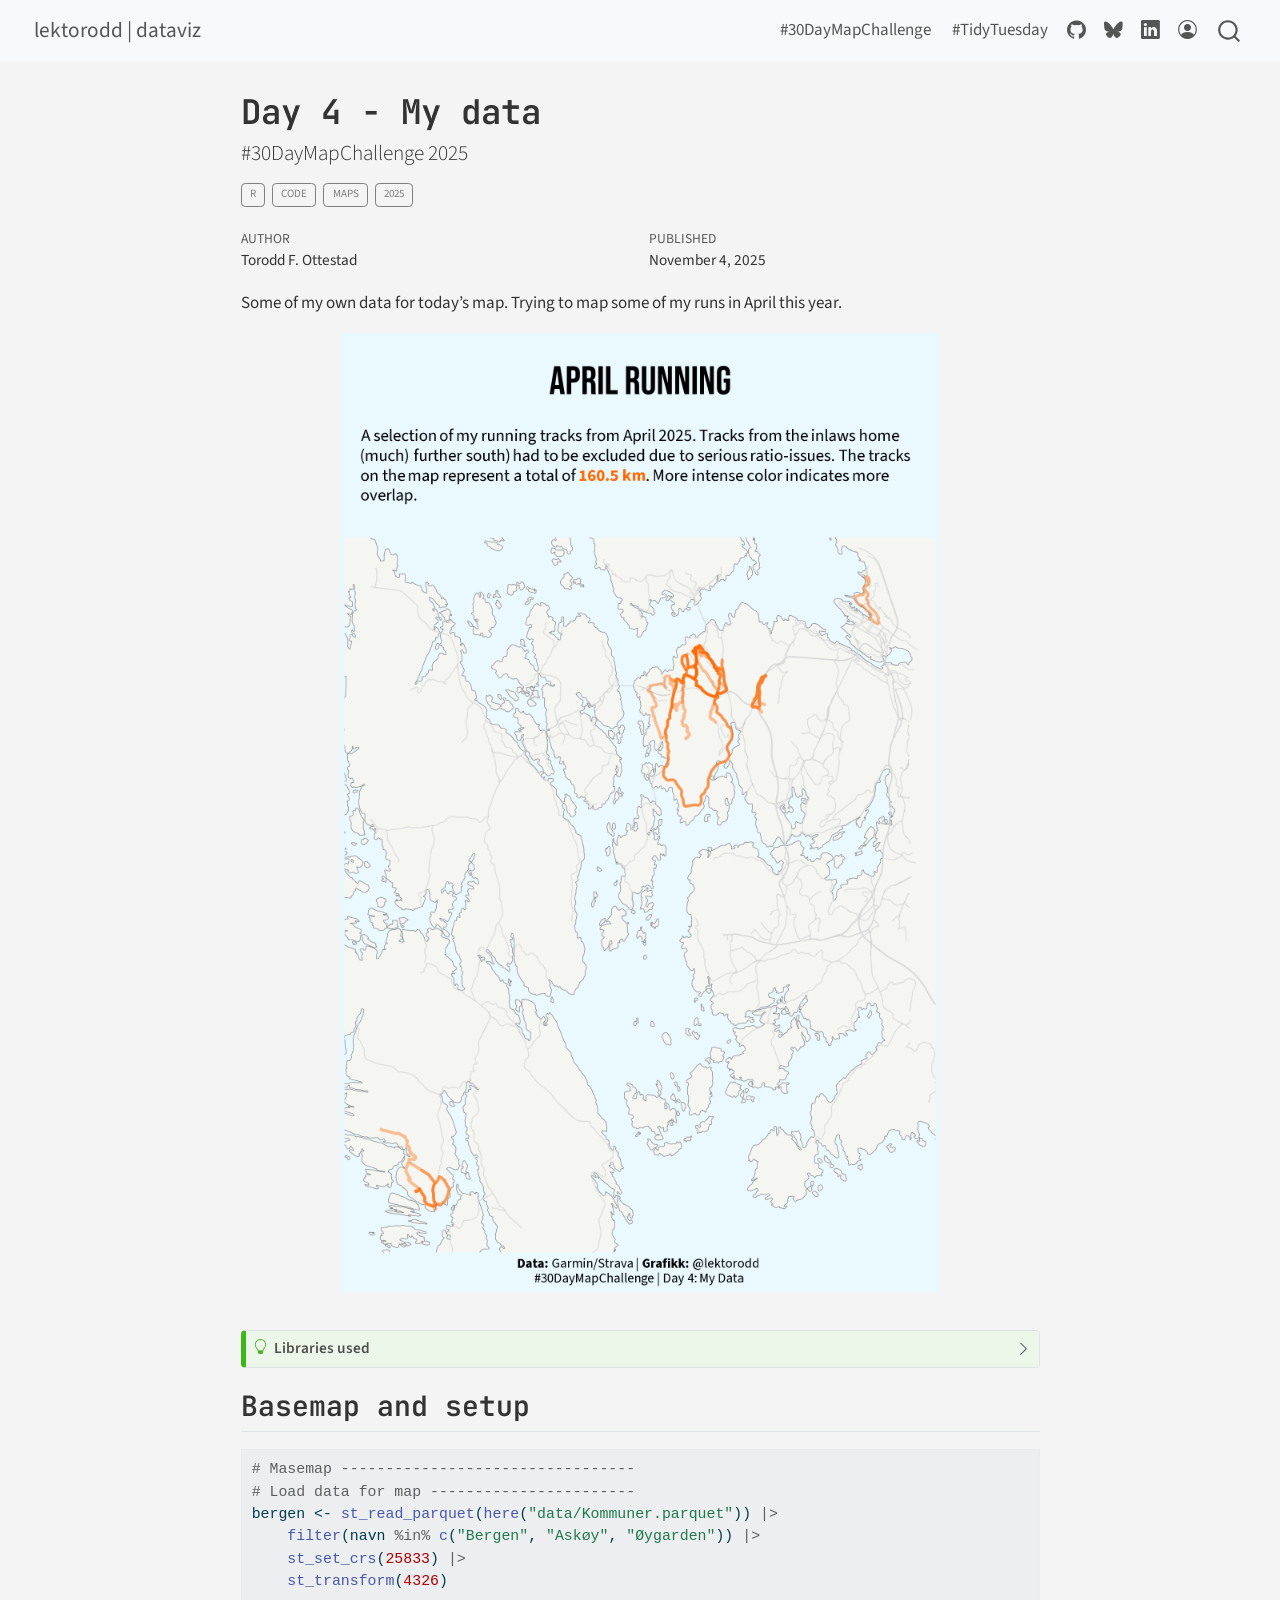
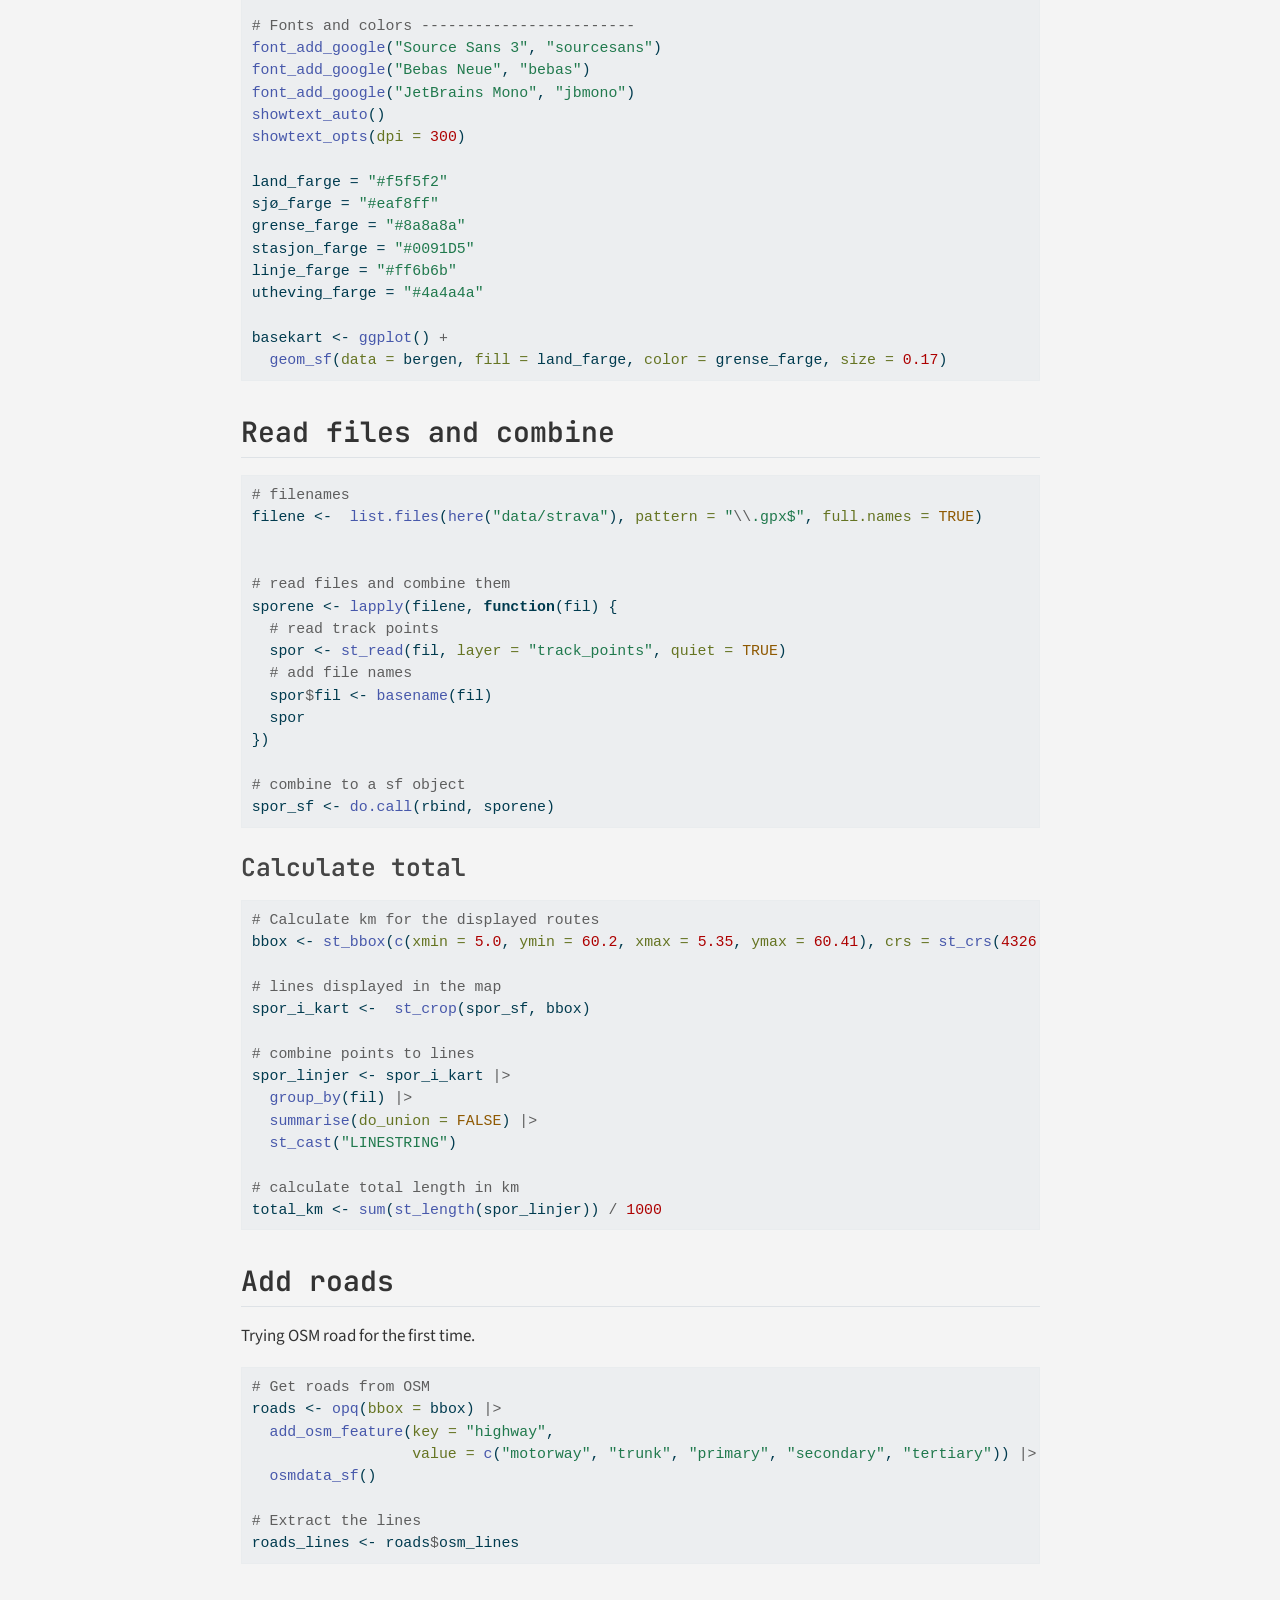
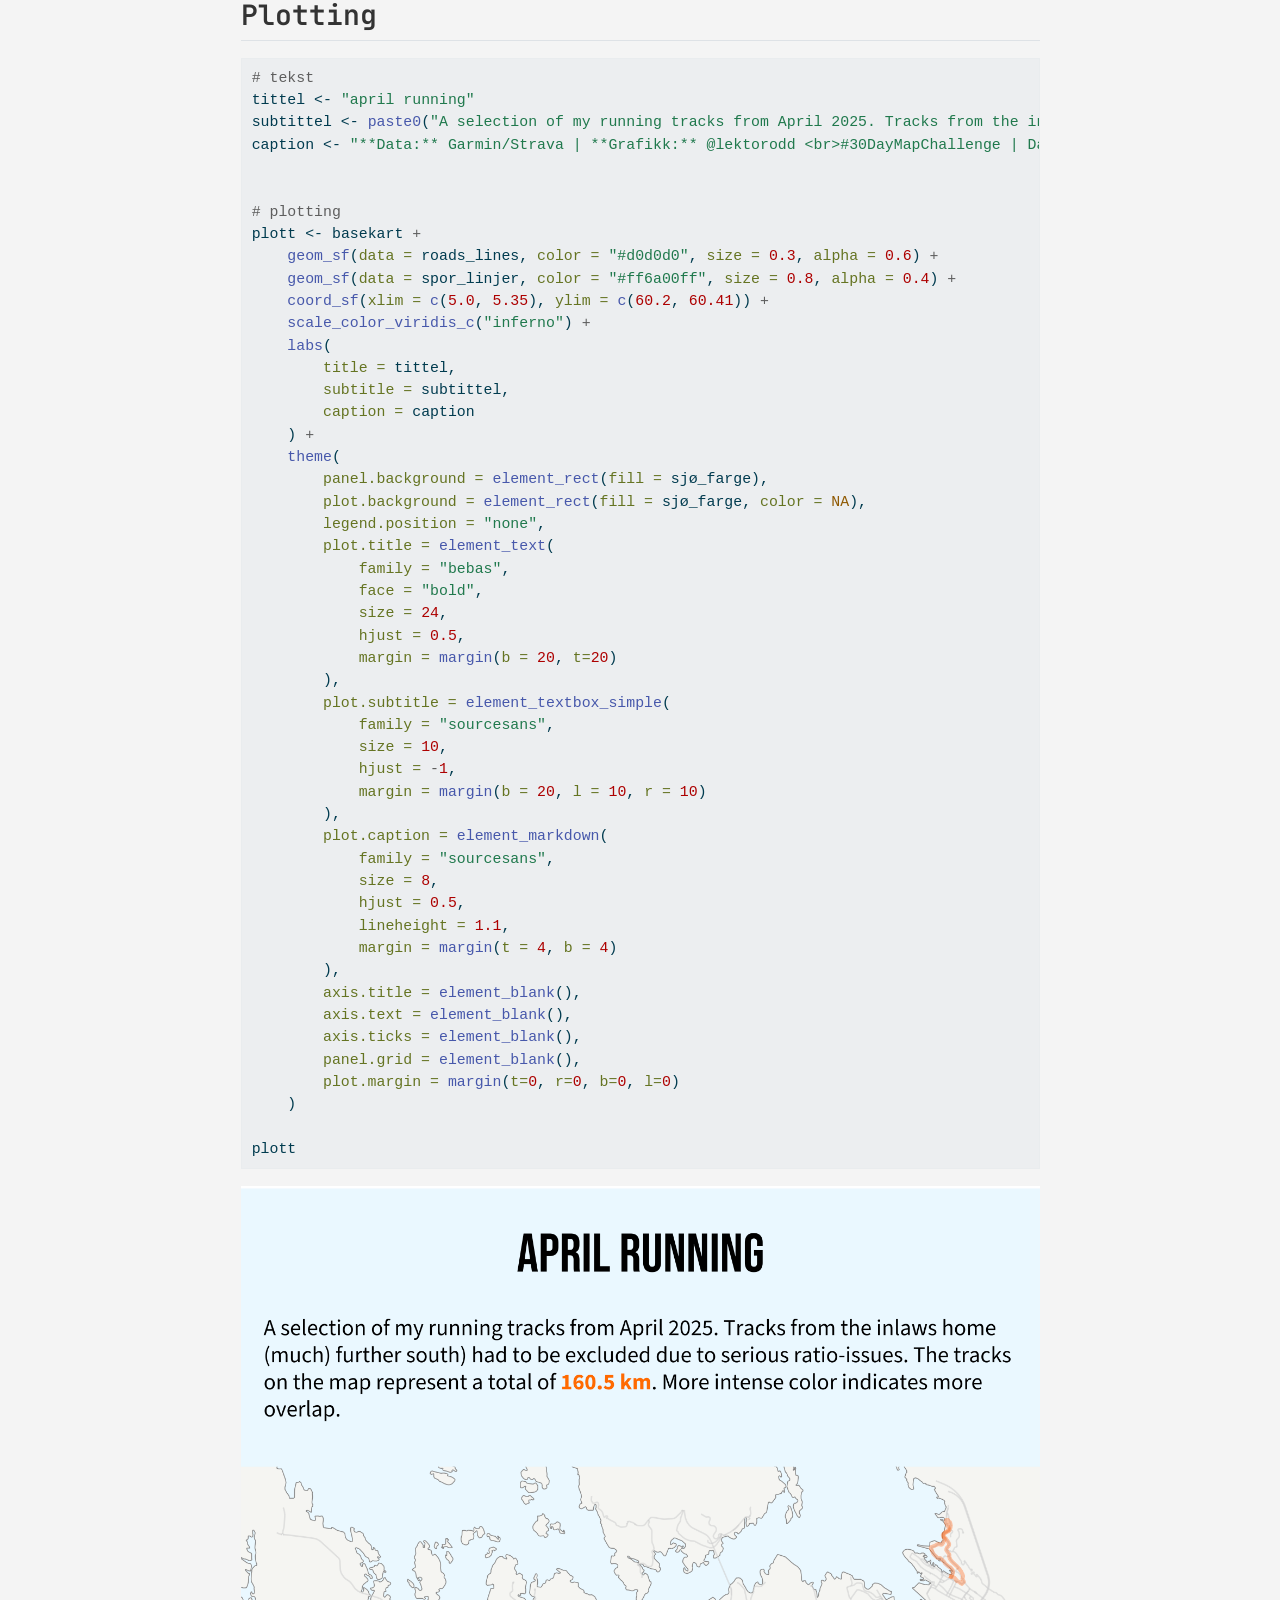
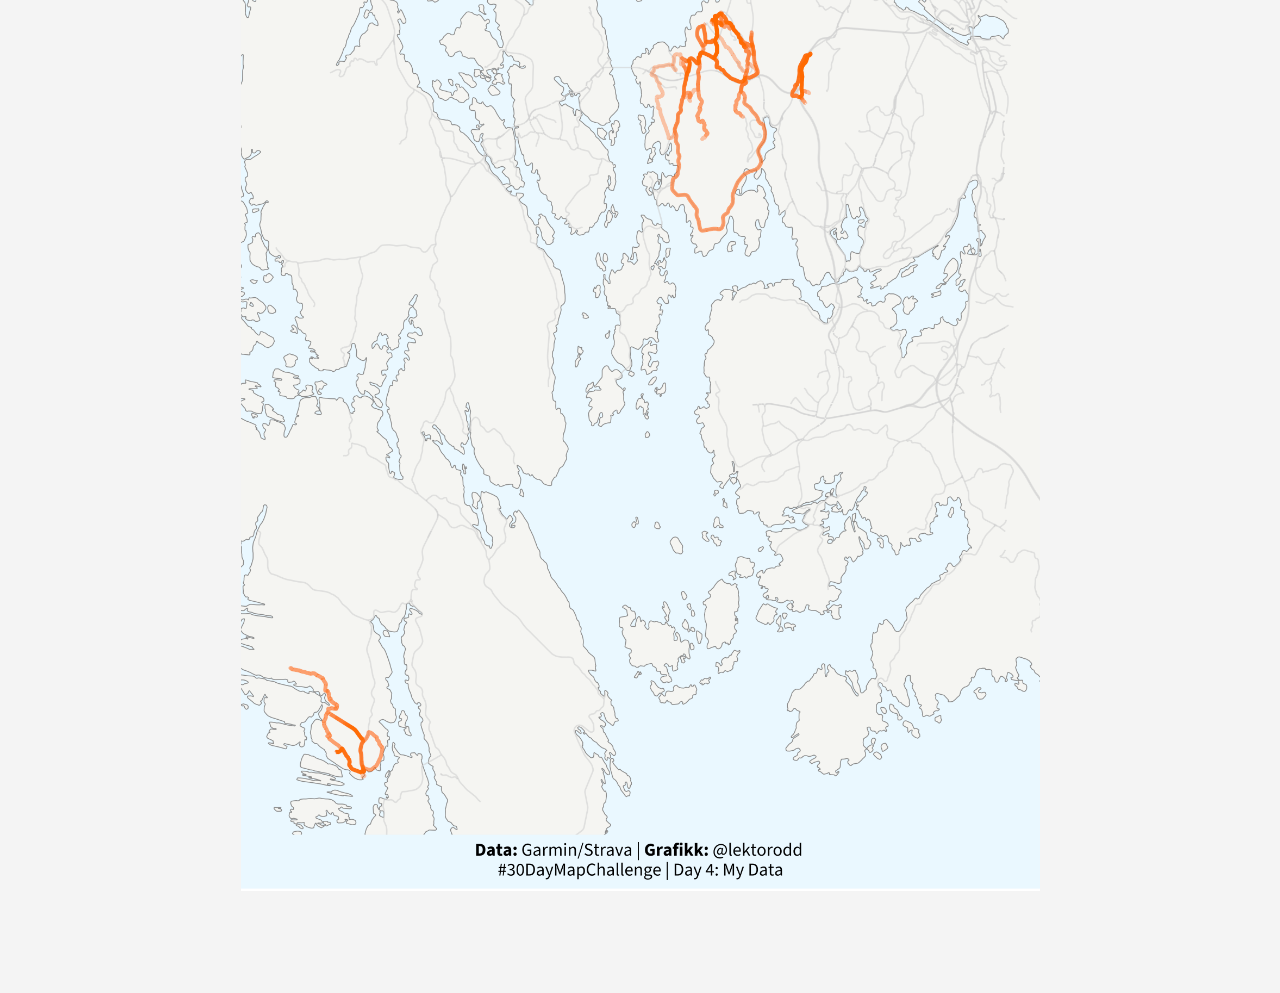
<file: 30DayMapChallenge/2025/2025-4-mydata/index.html>
<!DOCTYPE html>
<html xmlns="http://www.w3.org/1999/xhtml" lang="en" xml:lang="en"><head>

<meta charset="utf-8">
<meta name="generator" content="quarto-1.8.24">

<meta name="viewport" content="width=device-width, initial-scale=1.0, user-scalable=yes">

<meta name="author" content="Torodd F. Ottestad">
<meta name="dcterms.date" content="2025-11-04">

<title>Day 4 - My data – lektorodd | dataviz</title>
<style>
code{white-space: pre-wrap;}
span.smallcaps{font-variant: small-caps;}
div.columns{display: flex; gap: min(4vw, 1.5em);}
div.column{flex: auto; overflow-x: auto;}
div.hanging-indent{margin-left: 1.5em; text-indent: -1.5em;}
ul.task-list{list-style: none;}
ul.task-list li input[type="checkbox"] {
  width: 0.8em;
  margin: 0 0.8em 0.2em -1em; /* quarto-specific, see https://github.com/quarto-dev/quarto-cli/issues/4556 */ 
  vertical-align: middle;
}
/* CSS for syntax highlighting */
html { -webkit-text-size-adjust: 100%; }
pre > code.sourceCode { white-space: pre; position: relative; }
pre > code.sourceCode > span { display: inline-block; line-height: 1.25; }
pre > code.sourceCode > span:empty { height: 1.2em; }
.sourceCode { overflow: visible; }
code.sourceCode > span { color: inherit; text-decoration: inherit; }
div.sourceCode { margin: 1em 0; }
pre.sourceCode { margin: 0; }
@media screen {
div.sourceCode { overflow: auto; }
}
@media print {
pre > code.sourceCode { white-space: pre-wrap; }
pre > code.sourceCode > span { text-indent: -5em; padding-left: 5em; }
}
pre.numberSource code
  { counter-reset: source-line 0; }
pre.numberSource code > span
  { position: relative; left: -4em; counter-increment: source-line; }
pre.numberSource code > span > a:first-child::before
  { content: counter(source-line);
    position: relative; left: -1em; text-align: right; vertical-align: baseline;
    border: none; display: inline-block;
    -webkit-touch-callout: none; -webkit-user-select: none;
    -khtml-user-select: none; -moz-user-select: none;
    -ms-user-select: none; user-select: none;
    padding: 0 4px; width: 4em;
  }
pre.numberSource { margin-left: 3em;  padding-left: 4px; }
div.sourceCode
  {   }
@media screen {
pre > code.sourceCode > span > a:first-child::before { text-decoration: underline; }
}
</style>


<script src="../../../site_libs/quarto-nav/quarto-nav.js"></script>
<script src="../../../site_libs/quarto-nav/headroom.min.js"></script>
<script src="../../../site_libs/clipboard/clipboard.min.js"></script>
<script src="../../../site_libs/quarto-search/autocomplete.umd.js"></script>
<script src="../../../site_libs/quarto-search/fuse.min.js"></script>
<script src="../../../site_libs/quarto-search/quarto-search.js"></script>
<meta name="quarto:offset" content="../../../">
<link href="../../../favicon.png" rel="icon" type="image/png">
<script src="../../../site_libs/quarto-html/quarto.js" type="module"></script>
<script src="../../../site_libs/quarto-html/tabsets/tabsets.js" type="module"></script>
<script src="../../../site_libs/quarto-html/axe/axe-check.js" type="module"></script>
<script src="../../../site_libs/quarto-html/popper.min.js"></script>
<script src="../../../site_libs/quarto-html/tippy.umd.min.js"></script>
<script src="../../../site_libs/quarto-html/anchor.min.js"></script>
<link href="../../../site_libs/quarto-html/tippy.css" rel="stylesheet">
<link href="../../../site_libs/quarto-html/quarto-syntax-highlighting-dc55a5b9e770e841cd82e46aadbfb9b0.css" rel="stylesheet" id="quarto-text-highlighting-styles">
<script src="../../../site_libs/bootstrap/bootstrap.min.js"></script>
<link href="../../../site_libs/bootstrap/bootstrap-icons.css" rel="stylesheet">
<link href="../../../site_libs/bootstrap/bootstrap-5b4ad623e5705c0698d39aec6f10cf02.min.css" rel="stylesheet" append-hash="true" id="quarto-bootstrap" data-mode="light">
<script id="quarto-search-options" type="application/json">{
  "location": "navbar",
  "copy-button": false,
  "collapse-after": 3,
  "panel-placement": "end",
  "type": "overlay",
  "limit": 50,
  "keyboard-shortcut": [
    "f",
    "/",
    "s"
  ],
  "show-item-context": false,
  "language": {
    "search-no-results-text": "No results",
    "search-matching-documents-text": "matching documents",
    "search-copy-link-title": "Copy link to search",
    "search-hide-matches-text": "Hide additional matches",
    "search-more-match-text": "more match in this document",
    "search-more-matches-text": "more matches in this document",
    "search-clear-button-title": "Clear",
    "search-text-placeholder": "",
    "search-detached-cancel-button-title": "Cancel",
    "search-submit-button-title": "Submit",
    "search-label": "Search"
  }
}</script>


<link rel="stylesheet" href="../../../styles.css">
</head>

<body class="nav-fixed fullcontent quarto-light">

<div id="quarto-search-results"></div>
  <header id="quarto-header" class="headroom fixed-top">
    <nav class="navbar navbar-expand-lg " data-bs-theme="dark">
      <div class="navbar-container container-fluid">
      <div class="navbar-brand-container mx-auto">
    <a href="../../../index.html" class="navbar-brand navbar-brand-logo">
    </a>
    <a class="navbar-brand" href="../../../index.html">
    <span class="navbar-title">lektorodd | dataviz</span>
    </a>
  </div>
            <div id="quarto-search" class="" title="Search"></div>
          <button class="navbar-toggler" type="button" data-bs-toggle="collapse" data-bs-target="#navbarCollapse" aria-controls="navbarCollapse" role="menu" aria-expanded="false" aria-label="Toggle navigation" onclick="if (window.quartoToggleHeadroom) { window.quartoToggleHeadroom(); }">
  <span class="navbar-toggler-icon"></span>
</button>
          <div class="collapse navbar-collapse" id="navbarCollapse">
            <ul class="navbar-nav navbar-nav-scroll ms-auto">
  <li class="nav-item">
    <a class="nav-link" href="../../../maps.html"> 
<span class="menu-text">#30DayMapChallenge</span></a>
  </li>  
  <li class="nav-item">
    <a class="nav-link" href="../../../tidytuesday.html"> 
<span class="menu-text">#TidyTuesday</span></a>
  </li>  
  <li class="nav-item compact">
    <a class="nav-link" href="https://github.com/lektorodd/dataviz"> <i class="bi bi-github" role="img">
</i> 
<span class="menu-text"></span></a>
  </li>  
  <li class="nav-item compact">
    <a class="nav-link" href="https://bsky.app/profile/torodd.bsky.social"> <i class="bi bi-bluesky" role="img">
</i> 
<span class="menu-text"></span></a>
  </li>  
  <li class="nav-item compact">
    <a class="nav-link" href="https://www.linkedin.com/in/torodd-ottestad/"> <i class="bi bi-linkedin" role="img">
</i> 
<span class="menu-text"></span></a>
  </li>  
  <li class="nav-item compact">
    <a class="nav-link" href="https://lektorodd.no/"> <i class="bi bi-person-circle" role="img">
</i> 
<span class="menu-text"></span></a>
  </li>  
</ul>
          </div> <!-- /navcollapse -->
            <div class="quarto-navbar-tools">
</div>
      </div> <!-- /container-fluid -->
    </nav>
</header>
<!-- content -->
<div id="quarto-content" class="quarto-container page-columns page-rows-contents page-layout-article page-navbar">
<!-- sidebar -->
<!-- margin-sidebar -->
    
<!-- main -->
<main class="content" id="quarto-document-content">

<header id="title-block-header" class="quarto-title-block default">
<div class="quarto-title">
<h1 class="title">Day 4 - My data</h1>
<p class="subtitle lead">#30DayMapChallenge 2025</p>
  <div class="quarto-categories">
    <div class="quarto-category">R</div>
    <div class="quarto-category">code</div>
    <div class="quarto-category">maps</div>
    <div class="quarto-category">2025</div>
  </div>
  </div>



<div class="quarto-title-meta">

    <div>
    <div class="quarto-title-meta-heading">Author</div>
    <div class="quarto-title-meta-contents">
             <p>Torodd F. Ottestad </p>
          </div>
  </div>
    
    <div>
    <div class="quarto-title-meta-heading">Published</div>
    <div class="quarto-title-meta-contents">
      <p class="date">November 4, 2025</p>
    </div>
  </div>
  
    
  </div>
  


</header>


<p>Some of my own data for today’s map. Trying to map some of my runs in April this year.</p>
<div class="quarto-figure quarto-figure-center">
<figure class="figure">
<p><img src="day4-mydata.png" class="img-fluid quarto-figure quarto-figure-center figure-img" style="width:75.0%"></p>
</figure>
</div>
<div class="callout callout-style-default callout-tip callout-titled">
<div class="callout-header d-flex align-content-center collapsed" data-bs-toggle="collapse" data-bs-target=".callout-1-contents" aria-controls="callout-1" aria-expanded="false" aria-label="Toggle callout">
<div class="callout-icon-container">
<i class="callout-icon"></i>
</div>
<div class="callout-title-container flex-fill">
<span class="screen-reader-only">Tip</span>Libraries used
</div>
<div class="callout-btn-toggle d-inline-block border-0 py-1 ps-1 pe-0 float-end"><i class="callout-toggle"></i></div>
</div>
<div id="callout-1" class="callout-1-contents callout-collapse collapse">
<div class="callout-body-container callout-body">
<div class="cell">
<div class="code-copy-outer-scaffold"><div class="sourceCode cell-code" id="cb1"><pre class="sourceCode r code-with-copy"><code class="sourceCode r"><span id="cb1-1"><a href="#cb1-1" aria-hidden="true" tabindex="-1"></a><span class="fu">library</span>(sf)</span>
<span id="cb1-2"><a href="#cb1-2" aria-hidden="true" tabindex="-1"></a><span class="fu">library</span>(sfarrow)</span>
<span id="cb1-3"><a href="#cb1-3" aria-hidden="true" tabindex="-1"></a><span class="fu">library</span>(ggplot2)</span>
<span id="cb1-4"><a href="#cb1-4" aria-hidden="true" tabindex="-1"></a><span class="fu">library</span>(ggview)</span>
<span id="cb1-5"><a href="#cb1-5" aria-hidden="true" tabindex="-1"></a><span class="fu">library</span>(showtext)</span>
<span id="cb1-6"><a href="#cb1-6" aria-hidden="true" tabindex="-1"></a><span class="fu">library</span>(here)</span>
<span id="cb1-7"><a href="#cb1-7" aria-hidden="true" tabindex="-1"></a><span class="fu">library</span>(dplyr)</span>
<span id="cb1-8"><a href="#cb1-8" aria-hidden="true" tabindex="-1"></a><span class="fu">library</span>(ggtext)</span>
<span id="cb1-9"><a href="#cb1-9" aria-hidden="true" tabindex="-1"></a><span class="fu">library</span>(osmdata)</span></code></pre></div><button title="Copy to Clipboard" class="code-copy-button"><i class="bi"></i></button></div>
</div>
</div>
</div>
</div>
<section id="basemap-and-setup" class="level2">
<h2 class="anchored" data-anchor-id="basemap-and-setup">Basemap and setup</h2>
<div class="cell">
<div class="code-copy-outer-scaffold"><div class="sourceCode cell-code" id="cb2"><pre class="sourceCode r code-with-copy"><code class="sourceCode r"><span id="cb2-1"><a href="#cb2-1" aria-hidden="true" tabindex="-1"></a><span class="co"># Masemap ---------------------------------</span></span>
<span id="cb2-2"><a href="#cb2-2" aria-hidden="true" tabindex="-1"></a><span class="co"># Load data for map -----------------------</span></span>
<span id="cb2-3"><a href="#cb2-3" aria-hidden="true" tabindex="-1"></a>bergen <span class="ot">&lt;-</span> <span class="fu">st_read_parquet</span>(<span class="fu">here</span>(<span class="st">"data/Kommuner.parquet"</span>)) <span class="sc">|&gt;</span></span>
<span id="cb2-4"><a href="#cb2-4" aria-hidden="true" tabindex="-1"></a>    <span class="fu">filter</span>(navn <span class="sc">%in%</span> <span class="fu">c</span>(<span class="st">"Bergen"</span>, <span class="st">"Askøy"</span>, <span class="st">"Øygarden"</span>)) <span class="sc">|&gt;</span></span>
<span id="cb2-5"><a href="#cb2-5" aria-hidden="true" tabindex="-1"></a>    <span class="fu">st_set_crs</span>(<span class="dv">25833</span>) <span class="sc">|&gt;</span></span>
<span id="cb2-6"><a href="#cb2-6" aria-hidden="true" tabindex="-1"></a>    <span class="fu">st_transform</span>(<span class="dv">4326</span>)</span>
<span id="cb2-7"><a href="#cb2-7" aria-hidden="true" tabindex="-1"></a></span>
<span id="cb2-8"><a href="#cb2-8" aria-hidden="true" tabindex="-1"></a><span class="co"># Fonts and colors ------------------------</span></span>
<span id="cb2-9"><a href="#cb2-9" aria-hidden="true" tabindex="-1"></a><span class="fu">font_add_google</span>(<span class="st">"Source Sans 3"</span>, <span class="st">"sourcesans"</span>)</span>
<span id="cb2-10"><a href="#cb2-10" aria-hidden="true" tabindex="-1"></a><span class="fu">font_add_google</span>(<span class="st">"Bebas Neue"</span>, <span class="st">"bebas"</span>)</span>
<span id="cb2-11"><a href="#cb2-11" aria-hidden="true" tabindex="-1"></a><span class="fu">font_add_google</span>(<span class="st">"JetBrains Mono"</span>, <span class="st">"jbmono"</span>)</span>
<span id="cb2-12"><a href="#cb2-12" aria-hidden="true" tabindex="-1"></a><span class="fu">showtext_auto</span>()</span>
<span id="cb2-13"><a href="#cb2-13" aria-hidden="true" tabindex="-1"></a><span class="fu">showtext_opts</span>(<span class="at">dpi =</span> <span class="dv">300</span>)</span>
<span id="cb2-14"><a href="#cb2-14" aria-hidden="true" tabindex="-1"></a></span>
<span id="cb2-15"><a href="#cb2-15" aria-hidden="true" tabindex="-1"></a>land_farge <span class="ot">=</span> <span class="st">"#f5f5f2"</span></span>
<span id="cb2-16"><a href="#cb2-16" aria-hidden="true" tabindex="-1"></a>sjø_farge <span class="ot">=</span> <span class="st">"#eaf8ff"</span></span>
<span id="cb2-17"><a href="#cb2-17" aria-hidden="true" tabindex="-1"></a>grense_farge <span class="ot">=</span> <span class="st">"#8a8a8a"</span></span>
<span id="cb2-18"><a href="#cb2-18" aria-hidden="true" tabindex="-1"></a>stasjon_farge <span class="ot">=</span> <span class="st">"#0091D5"</span></span>
<span id="cb2-19"><a href="#cb2-19" aria-hidden="true" tabindex="-1"></a>linje_farge <span class="ot">=</span> <span class="st">"#ff6b6b"</span></span>
<span id="cb2-20"><a href="#cb2-20" aria-hidden="true" tabindex="-1"></a>utheving_farge <span class="ot">=</span> <span class="st">"#4a4a4a"</span></span>
<span id="cb2-21"><a href="#cb2-21" aria-hidden="true" tabindex="-1"></a></span>
<span id="cb2-22"><a href="#cb2-22" aria-hidden="true" tabindex="-1"></a>basekart <span class="ot">&lt;-</span> <span class="fu">ggplot</span>() <span class="sc">+</span></span>
<span id="cb2-23"><a href="#cb2-23" aria-hidden="true" tabindex="-1"></a>  <span class="fu">geom_sf</span>(<span class="at">data =</span> bergen, <span class="at">fill =</span> land_farge, <span class="at">color =</span> grense_farge, <span class="at">size =</span> <span class="fl">0.17</span>)</span></code></pre></div><button title="Copy to Clipboard" class="code-copy-button"><i class="bi"></i></button></div>
</div>
</section>
<section id="read-files-and-combine" class="level2">
<h2 class="anchored" data-anchor-id="read-files-and-combine">Read files and combine</h2>
<div class="cell">
<div class="code-copy-outer-scaffold"><div class="sourceCode cell-code" id="cb3"><pre class="sourceCode r code-with-copy"><code class="sourceCode r"><span id="cb3-1"><a href="#cb3-1" aria-hidden="true" tabindex="-1"></a><span class="co"># filenames</span></span>
<span id="cb3-2"><a href="#cb3-2" aria-hidden="true" tabindex="-1"></a>filene <span class="ot">&lt;-</span>  <span class="fu">list.files</span>(<span class="fu">here</span>(<span class="st">"data/strava"</span>), <span class="at">pattern =</span> <span class="st">"</span><span class="sc">\\</span><span class="st">.gpx$"</span>, <span class="at">full.names =</span> <span class="cn">TRUE</span>)</span>
<span id="cb3-3"><a href="#cb3-3" aria-hidden="true" tabindex="-1"></a></span>
<span id="cb3-4"><a href="#cb3-4" aria-hidden="true" tabindex="-1"></a></span>
<span id="cb3-5"><a href="#cb3-5" aria-hidden="true" tabindex="-1"></a><span class="co"># read files and combine them</span></span>
<span id="cb3-6"><a href="#cb3-6" aria-hidden="true" tabindex="-1"></a>sporene <span class="ot">&lt;-</span> <span class="fu">lapply</span>(filene, <span class="cf">function</span>(fil) {</span>
<span id="cb3-7"><a href="#cb3-7" aria-hidden="true" tabindex="-1"></a>  <span class="co"># read track points</span></span>
<span id="cb3-8"><a href="#cb3-8" aria-hidden="true" tabindex="-1"></a>  spor <span class="ot">&lt;-</span> <span class="fu">st_read</span>(fil, <span class="at">layer =</span> <span class="st">"track_points"</span>, <span class="at">quiet =</span> <span class="cn">TRUE</span>)</span>
<span id="cb3-9"><a href="#cb3-9" aria-hidden="true" tabindex="-1"></a>  <span class="co"># add file names</span></span>
<span id="cb3-10"><a href="#cb3-10" aria-hidden="true" tabindex="-1"></a>  spor<span class="sc">$</span>fil <span class="ot">&lt;-</span> <span class="fu">basename</span>(fil)</span>
<span id="cb3-11"><a href="#cb3-11" aria-hidden="true" tabindex="-1"></a>  spor</span>
<span id="cb3-12"><a href="#cb3-12" aria-hidden="true" tabindex="-1"></a>})</span>
<span id="cb3-13"><a href="#cb3-13" aria-hidden="true" tabindex="-1"></a></span>
<span id="cb3-14"><a href="#cb3-14" aria-hidden="true" tabindex="-1"></a><span class="co"># combine to a sf object</span></span>
<span id="cb3-15"><a href="#cb3-15" aria-hidden="true" tabindex="-1"></a>spor_sf <span class="ot">&lt;-</span> <span class="fu">do.call</span>(rbind, sporene)</span></code></pre></div><button title="Copy to Clipboard" class="code-copy-button"><i class="bi"></i></button></div>
</div>
<section id="calculate-total" class="level3">
<h3 class="anchored" data-anchor-id="calculate-total">Calculate total</h3>
<div class="cell">
<div class="code-copy-outer-scaffold"><div class="sourceCode cell-code" id="cb4"><pre class="sourceCode r code-with-copy"><code class="sourceCode r"><span id="cb4-1"><a href="#cb4-1" aria-hidden="true" tabindex="-1"></a><span class="co"># Calculate km for the displayed routes</span></span>
<span id="cb4-2"><a href="#cb4-2" aria-hidden="true" tabindex="-1"></a>bbox <span class="ot">&lt;-</span> <span class="fu">st_bbox</span>(<span class="fu">c</span>(<span class="at">xmin =</span> <span class="fl">5.0</span>, <span class="at">ymin =</span> <span class="fl">60.2</span>, <span class="at">xmax =</span> <span class="fl">5.35</span>, <span class="at">ymax =</span> <span class="fl">60.41</span>), <span class="at">crs =</span> <span class="fu">st_crs</span>(<span class="dv">4326</span>))</span>
<span id="cb4-3"><a href="#cb4-3" aria-hidden="true" tabindex="-1"></a></span>
<span id="cb4-4"><a href="#cb4-4" aria-hidden="true" tabindex="-1"></a><span class="co"># lines displayed in the map</span></span>
<span id="cb4-5"><a href="#cb4-5" aria-hidden="true" tabindex="-1"></a>spor_i_kart <span class="ot">&lt;-</span>  <span class="fu">st_crop</span>(spor_sf, bbox)</span>
<span id="cb4-6"><a href="#cb4-6" aria-hidden="true" tabindex="-1"></a></span>
<span id="cb4-7"><a href="#cb4-7" aria-hidden="true" tabindex="-1"></a><span class="co"># combine points to lines</span></span>
<span id="cb4-8"><a href="#cb4-8" aria-hidden="true" tabindex="-1"></a>spor_linjer <span class="ot">&lt;-</span> spor_i_kart <span class="sc">|&gt;</span></span>
<span id="cb4-9"><a href="#cb4-9" aria-hidden="true" tabindex="-1"></a>  <span class="fu">group_by</span>(fil) <span class="sc">|&gt;</span></span>
<span id="cb4-10"><a href="#cb4-10" aria-hidden="true" tabindex="-1"></a>  <span class="fu">summarise</span>(<span class="at">do_union =</span> <span class="cn">FALSE</span>) <span class="sc">|&gt;</span></span>
<span id="cb4-11"><a href="#cb4-11" aria-hidden="true" tabindex="-1"></a>  <span class="fu">st_cast</span>(<span class="st">"LINESTRING"</span>)</span>
<span id="cb4-12"><a href="#cb4-12" aria-hidden="true" tabindex="-1"></a></span>
<span id="cb4-13"><a href="#cb4-13" aria-hidden="true" tabindex="-1"></a><span class="co"># calculate total length in km</span></span>
<span id="cb4-14"><a href="#cb4-14" aria-hidden="true" tabindex="-1"></a>total_km <span class="ot">&lt;-</span> <span class="fu">sum</span>(<span class="fu">st_length</span>(spor_linjer)) <span class="sc">/</span> <span class="dv">1000</span></span></code></pre></div><button title="Copy to Clipboard" class="code-copy-button"><i class="bi"></i></button></div>
</div>
</section>
</section>
<section id="add-roads" class="level2">
<h2 class="anchored" data-anchor-id="add-roads">Add roads</h2>
<p>Trying OSM road for the first time.</p>
<div class="cell">
<div class="code-copy-outer-scaffold"><div class="sourceCode cell-code" id="cb5"><pre class="sourceCode r code-with-copy"><code class="sourceCode r"><span id="cb5-1"><a href="#cb5-1" aria-hidden="true" tabindex="-1"></a><span class="co"># Get roads from OSM</span></span>
<span id="cb5-2"><a href="#cb5-2" aria-hidden="true" tabindex="-1"></a>roads <span class="ot">&lt;-</span> <span class="fu">opq</span>(<span class="at">bbox =</span> bbox) <span class="sc">|&gt;</span></span>
<span id="cb5-3"><a href="#cb5-3" aria-hidden="true" tabindex="-1"></a>  <span class="fu">add_osm_feature</span>(<span class="at">key =</span> <span class="st">"highway"</span>, </span>
<span id="cb5-4"><a href="#cb5-4" aria-hidden="true" tabindex="-1"></a>                  <span class="at">value =</span> <span class="fu">c</span>(<span class="st">"motorway"</span>, <span class="st">"trunk"</span>, <span class="st">"primary"</span>, <span class="st">"secondary"</span>, <span class="st">"tertiary"</span>)) <span class="sc">|&gt;</span></span>
<span id="cb5-5"><a href="#cb5-5" aria-hidden="true" tabindex="-1"></a>  <span class="fu">osmdata_sf</span>()</span>
<span id="cb5-6"><a href="#cb5-6" aria-hidden="true" tabindex="-1"></a></span>
<span id="cb5-7"><a href="#cb5-7" aria-hidden="true" tabindex="-1"></a><span class="co"># Extract the lines</span></span>
<span id="cb5-8"><a href="#cb5-8" aria-hidden="true" tabindex="-1"></a>roads_lines <span class="ot">&lt;-</span> roads<span class="sc">$</span>osm_lines</span></code></pre></div><button title="Copy to Clipboard" class="code-copy-button"><i class="bi"></i></button></div>
</div>
</section>
<section id="plotting" class="level2">
<h2 class="anchored" data-anchor-id="plotting">Plotting</h2>
<div class="cell">
<div class="code-copy-outer-scaffold"><div class="sourceCode cell-code" id="cb6"><pre class="sourceCode r code-with-copy"><code class="sourceCode r"><span id="cb6-1"><a href="#cb6-1" aria-hidden="true" tabindex="-1"></a><span class="co"># tekst</span></span>
<span id="cb6-2"><a href="#cb6-2" aria-hidden="true" tabindex="-1"></a>tittel <span class="ot">&lt;-</span> <span class="st">"april running"</span></span>
<span id="cb6-3"><a href="#cb6-3" aria-hidden="true" tabindex="-1"></a>subtittel <span class="ot">&lt;-</span> <span class="fu">paste0</span>(<span class="st">"A selection of my running tracks from April 2025. Tracks from the inlaws home (much) further south) had to be excluded due to serious ratio-issues. The tracks on the map represent a total of &lt;span style='color:#ff6a00;'&gt;**"</span>, <span class="fu">round</span>(total_km, <span class="dv">1</span>), <span class="st">" km**&lt;/span&gt;. More intense color indicates more overlap."</span>)</span>
<span id="cb6-4"><a href="#cb6-4" aria-hidden="true" tabindex="-1"></a>caption <span class="ot">&lt;-</span> <span class="st">"**Data:** Garmin/Strava | **Grafikk:** @lektorodd &lt;br&gt;#30DayMapChallenge | Day 4: My Data"</span></span>
<span id="cb6-5"><a href="#cb6-5" aria-hidden="true" tabindex="-1"></a></span>
<span id="cb6-6"><a href="#cb6-6" aria-hidden="true" tabindex="-1"></a></span>
<span id="cb6-7"><a href="#cb6-7" aria-hidden="true" tabindex="-1"></a><span class="co"># plotting</span></span>
<span id="cb6-8"><a href="#cb6-8" aria-hidden="true" tabindex="-1"></a>plott <span class="ot">&lt;-</span> basekart <span class="sc">+</span></span>
<span id="cb6-9"><a href="#cb6-9" aria-hidden="true" tabindex="-1"></a>    <span class="fu">geom_sf</span>(<span class="at">data =</span> roads_lines, <span class="at">color =</span> <span class="st">"#d0d0d0"</span>, <span class="at">size =</span> <span class="fl">0.3</span>, <span class="at">alpha =</span> <span class="fl">0.6</span>) <span class="sc">+</span></span>
<span id="cb6-10"><a href="#cb6-10" aria-hidden="true" tabindex="-1"></a>    <span class="fu">geom_sf</span>(<span class="at">data =</span> spor_linjer, <span class="at">color =</span> <span class="st">"#ff6a00ff"</span>, <span class="at">size =</span> <span class="fl">0.8</span>, <span class="at">alpha =</span> <span class="fl">0.4</span>) <span class="sc">+</span></span>
<span id="cb6-11"><a href="#cb6-11" aria-hidden="true" tabindex="-1"></a>    <span class="fu">coord_sf</span>(<span class="at">xlim =</span> <span class="fu">c</span>(<span class="fl">5.0</span>, <span class="fl">5.35</span>), <span class="at">ylim =</span> <span class="fu">c</span>(<span class="fl">60.2</span>, <span class="fl">60.41</span>)) <span class="sc">+</span></span>
<span id="cb6-12"><a href="#cb6-12" aria-hidden="true" tabindex="-1"></a>    <span class="fu">scale_color_viridis_c</span>(<span class="st">"inferno"</span>) <span class="sc">+</span></span>
<span id="cb6-13"><a href="#cb6-13" aria-hidden="true" tabindex="-1"></a>    <span class="fu">labs</span>(</span>
<span id="cb6-14"><a href="#cb6-14" aria-hidden="true" tabindex="-1"></a>        <span class="at">title =</span> tittel,</span>
<span id="cb6-15"><a href="#cb6-15" aria-hidden="true" tabindex="-1"></a>        <span class="at">subtitle =</span> subtittel,</span>
<span id="cb6-16"><a href="#cb6-16" aria-hidden="true" tabindex="-1"></a>        <span class="at">caption =</span> caption</span>
<span id="cb6-17"><a href="#cb6-17" aria-hidden="true" tabindex="-1"></a>    ) <span class="sc">+</span></span>
<span id="cb6-18"><a href="#cb6-18" aria-hidden="true" tabindex="-1"></a>    <span class="fu">theme</span>(</span>
<span id="cb6-19"><a href="#cb6-19" aria-hidden="true" tabindex="-1"></a>        <span class="at">panel.background =</span> <span class="fu">element_rect</span>(<span class="at">fill =</span> sjø_farge),</span>
<span id="cb6-20"><a href="#cb6-20" aria-hidden="true" tabindex="-1"></a>        <span class="at">plot.background =</span> <span class="fu">element_rect</span>(<span class="at">fill =</span> sjø_farge, <span class="at">color =</span> <span class="cn">NA</span>),</span>
<span id="cb6-21"><a href="#cb6-21" aria-hidden="true" tabindex="-1"></a>        <span class="at">legend.position =</span> <span class="st">"none"</span>,</span>
<span id="cb6-22"><a href="#cb6-22" aria-hidden="true" tabindex="-1"></a>        <span class="at">plot.title =</span> <span class="fu">element_text</span>(</span>
<span id="cb6-23"><a href="#cb6-23" aria-hidden="true" tabindex="-1"></a>            <span class="at">family =</span> <span class="st">"bebas"</span>,</span>
<span id="cb6-24"><a href="#cb6-24" aria-hidden="true" tabindex="-1"></a>            <span class="at">face =</span> <span class="st">"bold"</span>,</span>
<span id="cb6-25"><a href="#cb6-25" aria-hidden="true" tabindex="-1"></a>            <span class="at">size =</span> <span class="dv">24</span>,</span>
<span id="cb6-26"><a href="#cb6-26" aria-hidden="true" tabindex="-1"></a>            <span class="at">hjust =</span> <span class="fl">0.5</span>,</span>
<span id="cb6-27"><a href="#cb6-27" aria-hidden="true" tabindex="-1"></a>            <span class="at">margin =</span> <span class="fu">margin</span>(<span class="at">b =</span> <span class="dv">20</span>, <span class="at">t=</span><span class="dv">20</span>)</span>
<span id="cb6-28"><a href="#cb6-28" aria-hidden="true" tabindex="-1"></a>        ),</span>
<span id="cb6-29"><a href="#cb6-29" aria-hidden="true" tabindex="-1"></a>        <span class="at">plot.subtitle =</span> <span class="fu">element_textbox_simple</span>(</span>
<span id="cb6-30"><a href="#cb6-30" aria-hidden="true" tabindex="-1"></a>            <span class="at">family =</span> <span class="st">"sourcesans"</span>,</span>
<span id="cb6-31"><a href="#cb6-31" aria-hidden="true" tabindex="-1"></a>            <span class="at">size =</span> <span class="dv">10</span>,</span>
<span id="cb6-32"><a href="#cb6-32" aria-hidden="true" tabindex="-1"></a>            <span class="at">hjust =</span> <span class="sc">-</span><span class="dv">1</span>,</span>
<span id="cb6-33"><a href="#cb6-33" aria-hidden="true" tabindex="-1"></a>            <span class="at">margin =</span> <span class="fu">margin</span>(<span class="at">b =</span> <span class="dv">20</span>, <span class="at">l =</span> <span class="dv">10</span>, <span class="at">r =</span> <span class="dv">10</span>)</span>
<span id="cb6-34"><a href="#cb6-34" aria-hidden="true" tabindex="-1"></a>        ),</span>
<span id="cb6-35"><a href="#cb6-35" aria-hidden="true" tabindex="-1"></a>        <span class="at">plot.caption =</span> <span class="fu">element_markdown</span>(</span>
<span id="cb6-36"><a href="#cb6-36" aria-hidden="true" tabindex="-1"></a>            <span class="at">family =</span> <span class="st">"sourcesans"</span>,</span>
<span id="cb6-37"><a href="#cb6-37" aria-hidden="true" tabindex="-1"></a>            <span class="at">size =</span> <span class="dv">8</span>,</span>
<span id="cb6-38"><a href="#cb6-38" aria-hidden="true" tabindex="-1"></a>            <span class="at">hjust =</span> <span class="fl">0.5</span>,</span>
<span id="cb6-39"><a href="#cb6-39" aria-hidden="true" tabindex="-1"></a>            <span class="at">lineheight =</span> <span class="fl">1.1</span>,</span>
<span id="cb6-40"><a href="#cb6-40" aria-hidden="true" tabindex="-1"></a>            <span class="at">margin =</span> <span class="fu">margin</span>(<span class="at">t =</span> <span class="dv">4</span>, <span class="at">b =</span> <span class="dv">4</span>)</span>
<span id="cb6-41"><a href="#cb6-41" aria-hidden="true" tabindex="-1"></a>        ),</span>
<span id="cb6-42"><a href="#cb6-42" aria-hidden="true" tabindex="-1"></a>        <span class="at">axis.title =</span> <span class="fu">element_blank</span>(),</span>
<span id="cb6-43"><a href="#cb6-43" aria-hidden="true" tabindex="-1"></a>        <span class="at">axis.text =</span> <span class="fu">element_blank</span>(),</span>
<span id="cb6-44"><a href="#cb6-44" aria-hidden="true" tabindex="-1"></a>        <span class="at">axis.ticks =</span> <span class="fu">element_blank</span>(),</span>
<span id="cb6-45"><a href="#cb6-45" aria-hidden="true" tabindex="-1"></a>        <span class="at">panel.grid =</span> <span class="fu">element_blank</span>(),</span>
<span id="cb6-46"><a href="#cb6-46" aria-hidden="true" tabindex="-1"></a>        <span class="at">plot.margin =</span> <span class="fu">margin</span>(<span class="at">t=</span><span class="dv">0</span>, <span class="at">r=</span><span class="dv">0</span>, <span class="at">b=</span><span class="dv">0</span>, <span class="at">l=</span><span class="dv">0</span>)</span>
<span id="cb6-47"><a href="#cb6-47" aria-hidden="true" tabindex="-1"></a>    )</span>
<span id="cb6-48"><a href="#cb6-48" aria-hidden="true" tabindex="-1"></a></span>
<span id="cb6-49"><a href="#cb6-49" aria-hidden="true" tabindex="-1"></a>plott</span></code></pre></div><button title="Copy to Clipboard" class="code-copy-button"><i class="bi"></i></button></div>
<div class="cell-output-display">
<div>
<figure class="figure">
<p><img src="index_files/figure-html/plot-1-1.png" class="img-fluid figure-img" width="1470"></p>
</figure>
</div>
</div>
</div>


</section>

</main> <!-- /main -->
<script id="quarto-html-after-body" type="application/javascript">
  window.document.addEventListener("DOMContentLoaded", function (event) {
    const icon = "";
    const anchorJS = new window.AnchorJS();
    anchorJS.options = {
      placement: 'right',
      icon: icon
    };
    anchorJS.add('.anchored');
    const isCodeAnnotation = (el) => {
      for (const clz of el.classList) {
        if (clz.startsWith('code-annotation-')) {                     
          return true;
        }
      }
      return false;
    }
    const onCopySuccess = function(e) {
      // button target
      const button = e.trigger;
      // don't keep focus
      button.blur();
      // flash "checked"
      button.classList.add('code-copy-button-checked');
      var currentTitle = button.getAttribute("title");
      button.setAttribute("title", "Copied!");
      let tooltip;
      if (window.bootstrap) {
        button.setAttribute("data-bs-toggle", "tooltip");
        button.setAttribute("data-bs-placement", "left");
        button.setAttribute("data-bs-title", "Copied!");
        tooltip = new bootstrap.Tooltip(button, 
          { trigger: "manual", 
            customClass: "code-copy-button-tooltip",
            offset: [0, -8]});
        tooltip.show();    
      }
      setTimeout(function() {
        if (tooltip) {
          tooltip.hide();
          button.removeAttribute("data-bs-title");
          button.removeAttribute("data-bs-toggle");
          button.removeAttribute("data-bs-placement");
        }
        button.setAttribute("title", currentTitle);
        button.classList.remove('code-copy-button-checked');
      }, 1000);
      // clear code selection
      e.clearSelection();
    }
    const getTextToCopy = function(trigger) {
      const outerScaffold = trigger.parentElement.cloneNode(true);
      const codeEl = outerScaffold.querySelector('code');
      for (const childEl of codeEl.children) {
        if (isCodeAnnotation(childEl)) {
          childEl.remove();
        }
      }
      return codeEl.innerText;
    }
    const clipboard = new window.ClipboardJS('.code-copy-button:not([data-in-quarto-modal])', {
      text: getTextToCopy
    });
    clipboard.on('success', onCopySuccess);
    if (window.document.getElementById('quarto-embedded-source-code-modal')) {
      const clipboardModal = new window.ClipboardJS('.code-copy-button[data-in-quarto-modal]', {
        text: getTextToCopy,
        container: window.document.getElementById('quarto-embedded-source-code-modal')
      });
      clipboardModal.on('success', onCopySuccess);
    }
      var localhostRegex = new RegExp(/^(?:http|https):\/\/localhost\:?[0-9]*\//);
      var mailtoRegex = new RegExp(/^mailto:/);
        var filterRegex = new RegExp("https:\/\/lektorodd\.github\.io\/dataviz");
      var isInternal = (href) => {
          return filterRegex.test(href) || localhostRegex.test(href) || mailtoRegex.test(href);
      }
      // Inspect non-navigation links and adorn them if external
     var links = window.document.querySelectorAll('a[href]:not(.nav-link):not(.navbar-brand):not(.toc-action):not(.sidebar-link):not(.sidebar-item-toggle):not(.pagination-link):not(.no-external):not([aria-hidden]):not(.dropdown-item):not(.quarto-navigation-tool):not(.about-link)');
      for (var i=0; i<links.length; i++) {
        const link = links[i];
        if (!isInternal(link.href)) {
          // undo the damage that might have been done by quarto-nav.js in the case of
          // links that we want to consider external
          if (link.dataset.originalHref !== undefined) {
            link.href = link.dataset.originalHref;
          }
        }
      }
    function tippyHover(el, contentFn, onTriggerFn, onUntriggerFn) {
      const config = {
        allowHTML: true,
        maxWidth: 500,
        delay: 100,
        arrow: false,
        appendTo: function(el) {
            return el.parentElement;
        },
        interactive: true,
        interactiveBorder: 10,
        theme: 'quarto',
        placement: 'bottom-start',
      };
      if (contentFn) {
        config.content = contentFn;
      }
      if (onTriggerFn) {
        config.onTrigger = onTriggerFn;
      }
      if (onUntriggerFn) {
        config.onUntrigger = onUntriggerFn;
      }
      window.tippy(el, config); 
    }
    const noterefs = window.document.querySelectorAll('a[role="doc-noteref"]');
    for (var i=0; i<noterefs.length; i++) {
      const ref = noterefs[i];
      tippyHover(ref, function() {
        // use id or data attribute instead here
        let href = ref.getAttribute('data-footnote-href') || ref.getAttribute('href');
        try { href = new URL(href).hash; } catch {}
        const id = href.replace(/^#\/?/, "");
        const note = window.document.getElementById(id);
        if (note) {
          return note.innerHTML;
        } else {
          return "";
        }
      });
    }
    const xrefs = window.document.querySelectorAll('a.quarto-xref');
    const processXRef = (id, note) => {
      // Strip column container classes
      const stripColumnClz = (el) => {
        el.classList.remove("page-full", "page-columns");
        if (el.children) {
          for (const child of el.children) {
            stripColumnClz(child);
          }
        }
      }
      stripColumnClz(note)
      if (id === null || id.startsWith('sec-')) {
        // Special case sections, only their first couple elements
        const container = document.createElement("div");
        if (note.children && note.children.length > 2) {
          container.appendChild(note.children[0].cloneNode(true));
          for (let i = 1; i < note.children.length; i++) {
            const child = note.children[i];
            if (child.tagName === "P" && child.innerText === "") {
              continue;
            } else {
              container.appendChild(child.cloneNode(true));
              break;
            }
          }
          if (window.Quarto?.typesetMath) {
            window.Quarto.typesetMath(container);
          }
          return container.innerHTML
        } else {
          if (window.Quarto?.typesetMath) {
            window.Quarto.typesetMath(note);
          }
          return note.innerHTML;
        }
      } else {
        // Remove any anchor links if they are present
        const anchorLink = note.querySelector('a.anchorjs-link');
        if (anchorLink) {
          anchorLink.remove();
        }
        if (window.Quarto?.typesetMath) {
          window.Quarto.typesetMath(note);
        }
        if (note.classList.contains("callout")) {
          return note.outerHTML;
        } else {
          return note.innerHTML;
        }
      }
    }
    for (var i=0; i<xrefs.length; i++) {
      const xref = xrefs[i];
      tippyHover(xref, undefined, function(instance) {
        instance.disable();
        let url = xref.getAttribute('href');
        let hash = undefined; 
        if (url.startsWith('#')) {
          hash = url;
        } else {
          try { hash = new URL(url).hash; } catch {}
        }
        if (hash) {
          const id = hash.replace(/^#\/?/, "");
          const note = window.document.getElementById(id);
          if (note !== null) {
            try {
              const html = processXRef(id, note.cloneNode(true));
              instance.setContent(html);
            } finally {
              instance.enable();
              instance.show();
            }
          } else {
            // See if we can fetch this
            fetch(url.split('#')[0])
            .then(res => res.text())
            .then(html => {
              const parser = new DOMParser();
              const htmlDoc = parser.parseFromString(html, "text/html");
              const note = htmlDoc.getElementById(id);
              if (note !== null) {
                const html = processXRef(id, note);
                instance.setContent(html);
              } 
            }).finally(() => {
              instance.enable();
              instance.show();
            });
          }
        } else {
          // See if we can fetch a full url (with no hash to target)
          // This is a special case and we should probably do some content thinning / targeting
          fetch(url)
          .then(res => res.text())
          .then(html => {
            const parser = new DOMParser();
            const htmlDoc = parser.parseFromString(html, "text/html");
            const note = htmlDoc.querySelector('main.content');
            if (note !== null) {
              // This should only happen for chapter cross references
              // (since there is no id in the URL)
              // remove the first header
              if (note.children.length > 0 && note.children[0].tagName === "HEADER") {
                note.children[0].remove();
              }
              const html = processXRef(null, note);
              instance.setContent(html);
            } 
          }).finally(() => {
            instance.enable();
            instance.show();
          });
        }
      }, function(instance) {
      });
    }
        let selectedAnnoteEl;
        const selectorForAnnotation = ( cell, annotation) => {
          let cellAttr = 'data-code-cell="' + cell + '"';
          let lineAttr = 'data-code-annotation="' +  annotation + '"';
          const selector = 'span[' + cellAttr + '][' + lineAttr + ']';
          return selector;
        }
        const selectCodeLines = (annoteEl) => {
          const doc = window.document;
          const targetCell = annoteEl.getAttribute("data-target-cell");
          const targetAnnotation = annoteEl.getAttribute("data-target-annotation");
          const annoteSpan = window.document.querySelector(selectorForAnnotation(targetCell, targetAnnotation));
          const lines = annoteSpan.getAttribute("data-code-lines").split(",");
          const lineIds = lines.map((line) => {
            return targetCell + "-" + line;
          })
          let top = null;
          let height = null;
          let parent = null;
          if (lineIds.length > 0) {
              //compute the position of the single el (top and bottom and make a div)
              const el = window.document.getElementById(lineIds[0]);
              top = el.offsetTop;
              height = el.offsetHeight;
              parent = el.parentElement.parentElement;
            if (lineIds.length > 1) {
              const lastEl = window.document.getElementById(lineIds[lineIds.length - 1]);
              const bottom = lastEl.offsetTop + lastEl.offsetHeight;
              height = bottom - top;
            }
            if (top !== null && height !== null && parent !== null) {
              // cook up a div (if necessary) and position it 
              let div = window.document.getElementById("code-annotation-line-highlight");
              if (div === null) {
                div = window.document.createElement("div");
                div.setAttribute("id", "code-annotation-line-highlight");
                div.style.position = 'absolute';
                parent.appendChild(div);
              }
              div.style.top = top - 2 + "px";
              div.style.height = height + 4 + "px";
              div.style.left = 0;
              let gutterDiv = window.document.getElementById("code-annotation-line-highlight-gutter");
              if (gutterDiv === null) {
                gutterDiv = window.document.createElement("div");
                gutterDiv.setAttribute("id", "code-annotation-line-highlight-gutter");
                gutterDiv.style.position = 'absolute';
                const codeCell = window.document.getElementById(targetCell);
                const gutter = codeCell.querySelector('.code-annotation-gutter');
                gutter.appendChild(gutterDiv);
              }
              gutterDiv.style.top = top - 2 + "px";
              gutterDiv.style.height = height + 4 + "px";
            }
            selectedAnnoteEl = annoteEl;
          }
        };
        const unselectCodeLines = () => {
          const elementsIds = ["code-annotation-line-highlight", "code-annotation-line-highlight-gutter"];
          elementsIds.forEach((elId) => {
            const div = window.document.getElementById(elId);
            if (div) {
              div.remove();
            }
          });
          selectedAnnoteEl = undefined;
        };
          // Handle positioning of the toggle
      window.addEventListener(
        "resize",
        throttle(() => {
          elRect = undefined;
          if (selectedAnnoteEl) {
            selectCodeLines(selectedAnnoteEl);
          }
        }, 10)
      );
      function throttle(fn, ms) {
      let throttle = false;
      let timer;
        return (...args) => {
          if(!throttle) { // first call gets through
              fn.apply(this, args);
              throttle = true;
          } else { // all the others get throttled
              if(timer) clearTimeout(timer); // cancel #2
              timer = setTimeout(() => {
                fn.apply(this, args);
                timer = throttle = false;
              }, ms);
          }
        };
      }
        // Attach click handler to the DT
        const annoteDls = window.document.querySelectorAll('dt[data-target-cell]');
        for (const annoteDlNode of annoteDls) {
          annoteDlNode.addEventListener('click', (event) => {
            const clickedEl = event.target;
            if (clickedEl !== selectedAnnoteEl) {
              unselectCodeLines();
              const activeEl = window.document.querySelector('dt[data-target-cell].code-annotation-active');
              if (activeEl) {
                activeEl.classList.remove('code-annotation-active');
              }
              selectCodeLines(clickedEl);
              clickedEl.classList.add('code-annotation-active');
            } else {
              // Unselect the line
              unselectCodeLines();
              clickedEl.classList.remove('code-annotation-active');
            }
          });
        }
    const findCites = (el) => {
      const parentEl = el.parentElement;
      if (parentEl) {
        const cites = parentEl.dataset.cites;
        if (cites) {
          return {
            el,
            cites: cites.split(' ')
          };
        } else {
          return findCites(el.parentElement)
        }
      } else {
        return undefined;
      }
    };
    var bibliorefs = window.document.querySelectorAll('a[role="doc-biblioref"]');
    for (var i=0; i<bibliorefs.length; i++) {
      const ref = bibliorefs[i];
      const citeInfo = findCites(ref);
      if (citeInfo) {
        tippyHover(citeInfo.el, function() {
          var popup = window.document.createElement('div');
          citeInfo.cites.forEach(function(cite) {
            var citeDiv = window.document.createElement('div');
            citeDiv.classList.add('hanging-indent');
            citeDiv.classList.add('csl-entry');
            var biblioDiv = window.document.getElementById('ref-' + cite);
            if (biblioDiv) {
              citeDiv.innerHTML = biblioDiv.innerHTML;
            }
            popup.appendChild(citeDiv);
          });
          return popup.innerHTML;
        });
      }
    }
  });
  </script>
</div> <!-- /content -->




</body></html>
</file>
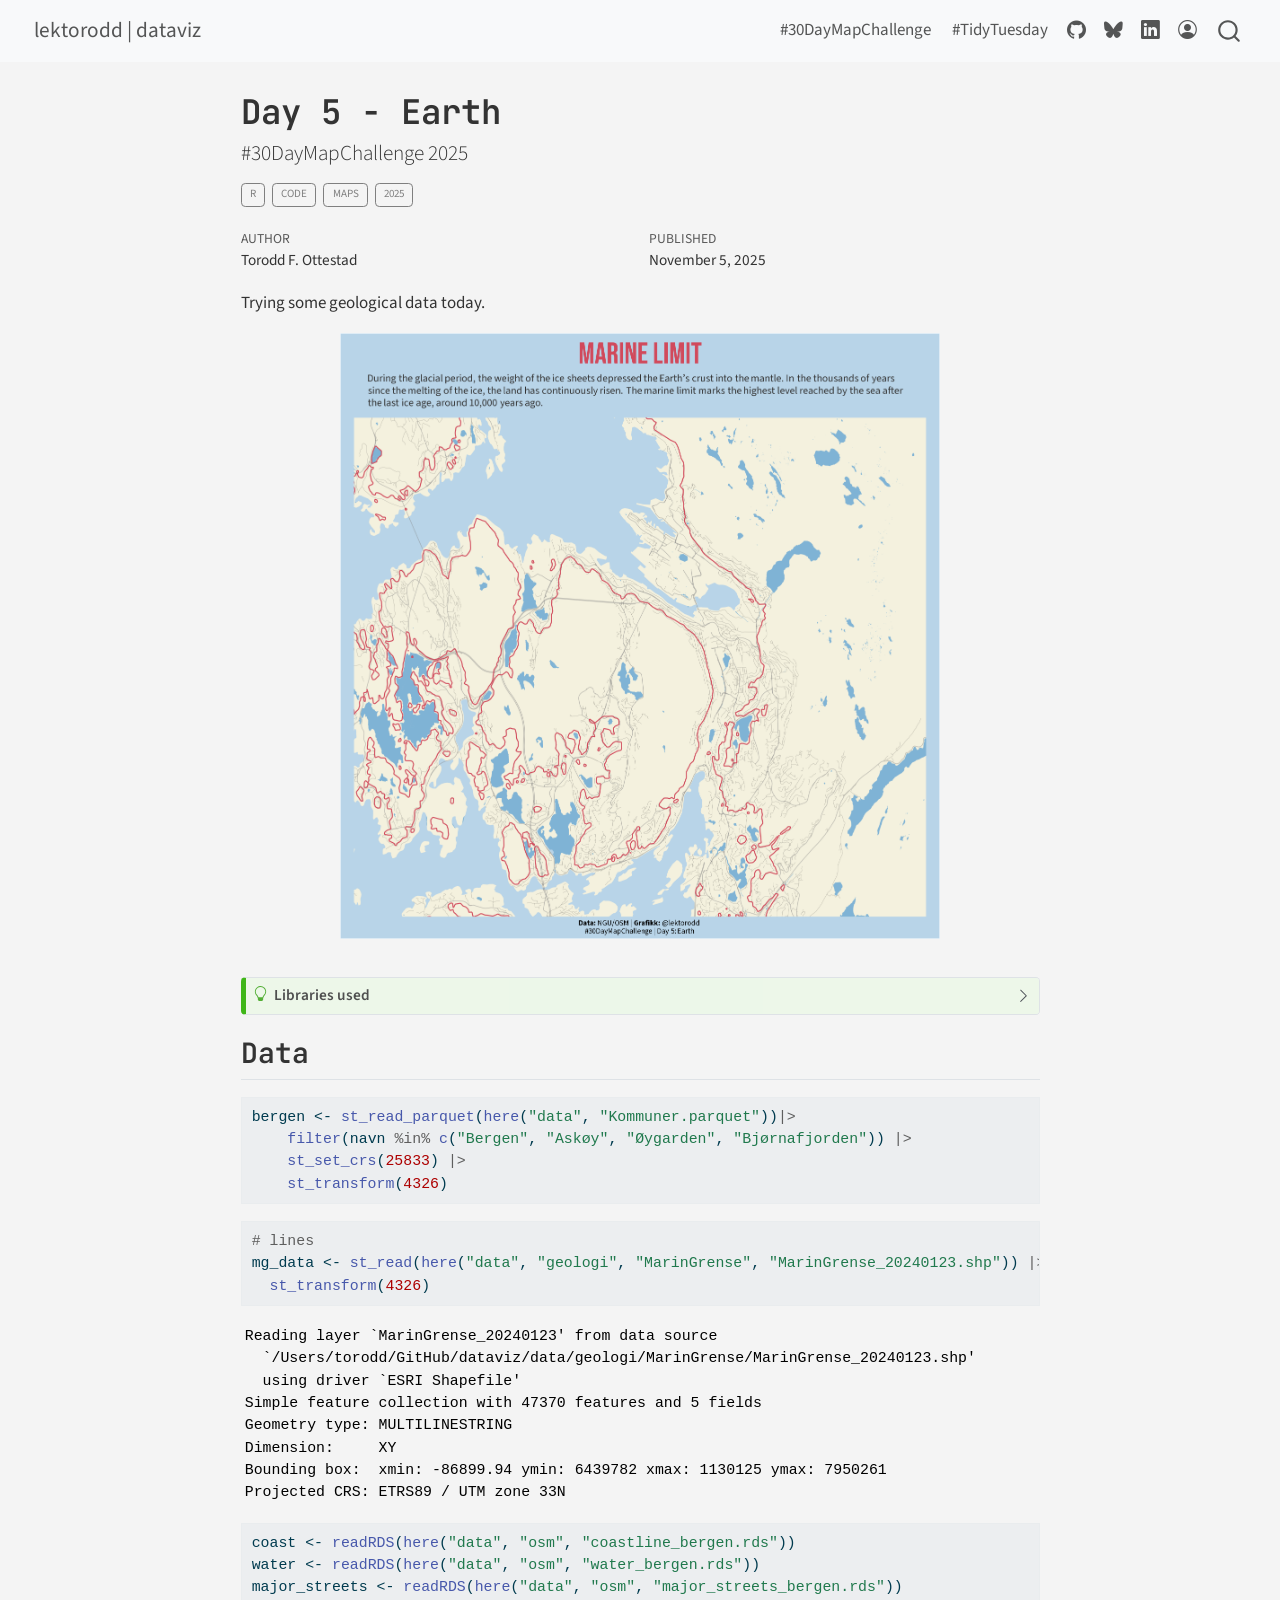
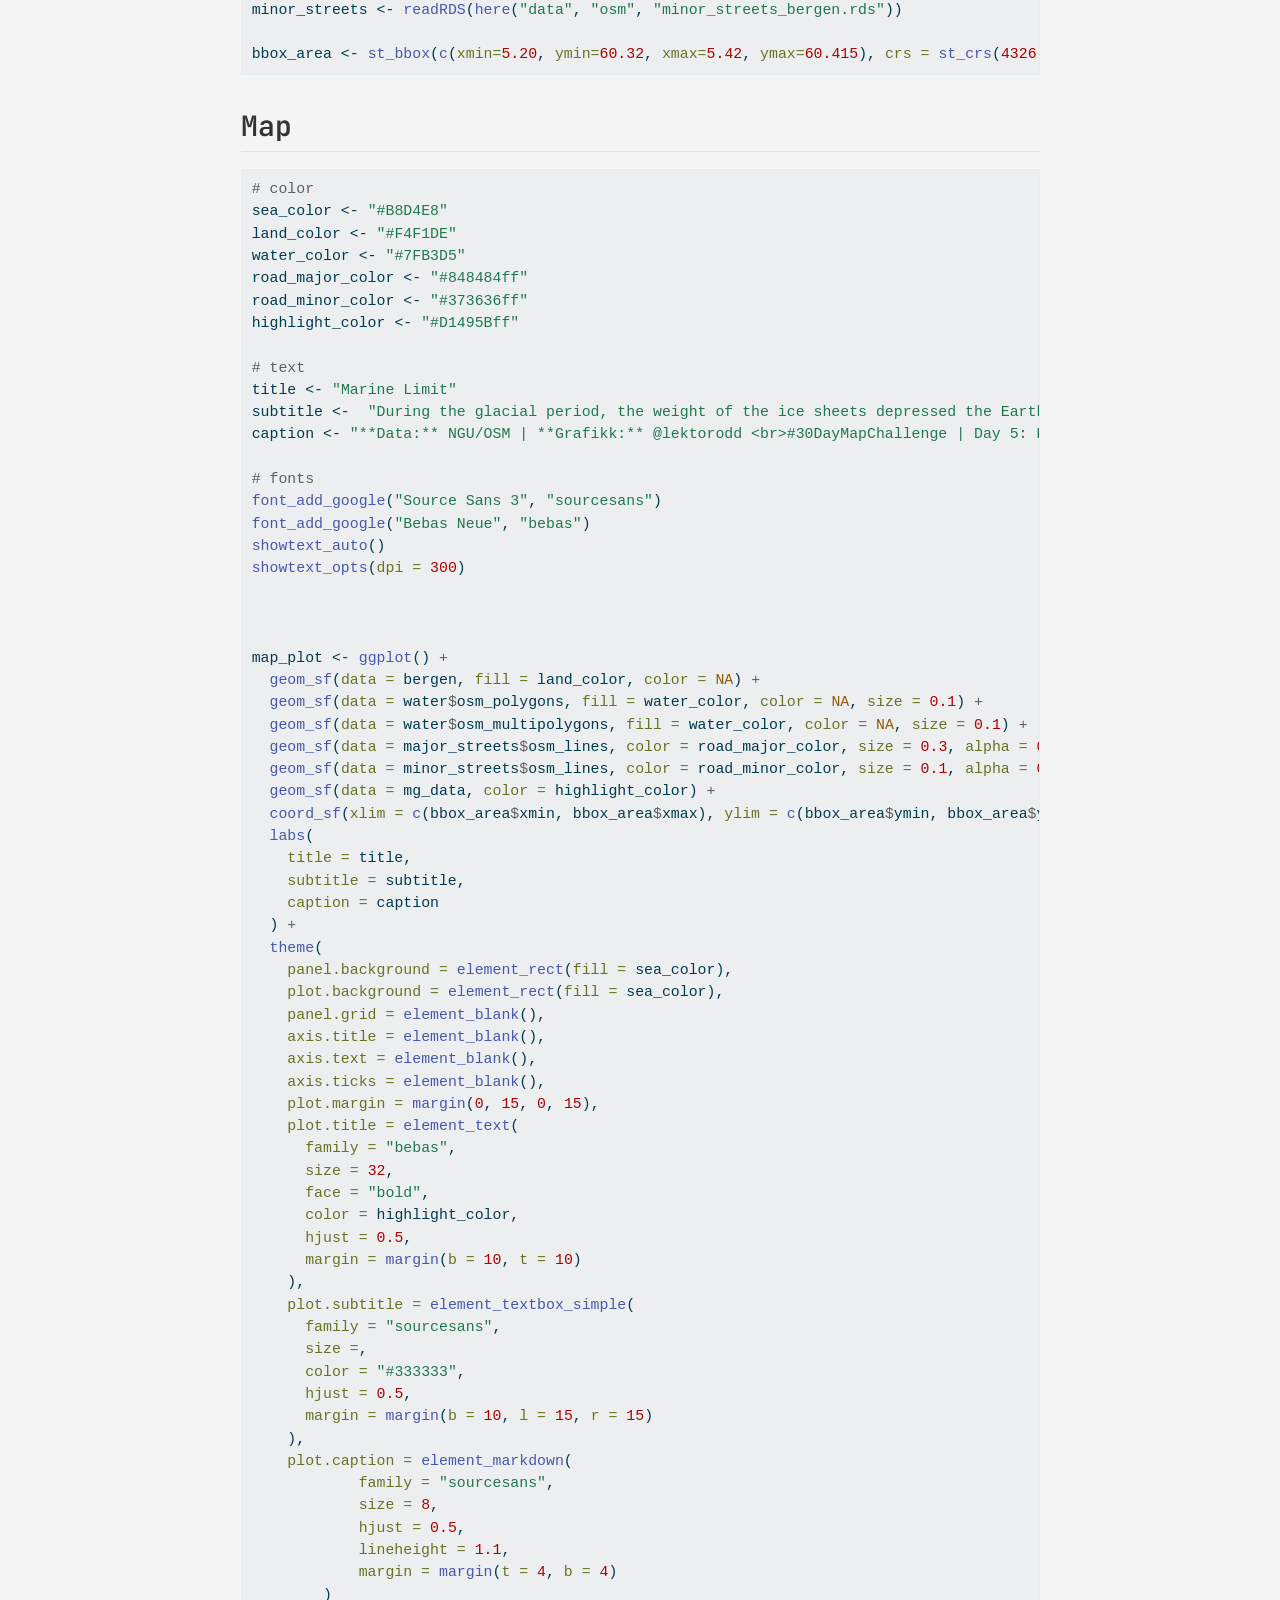
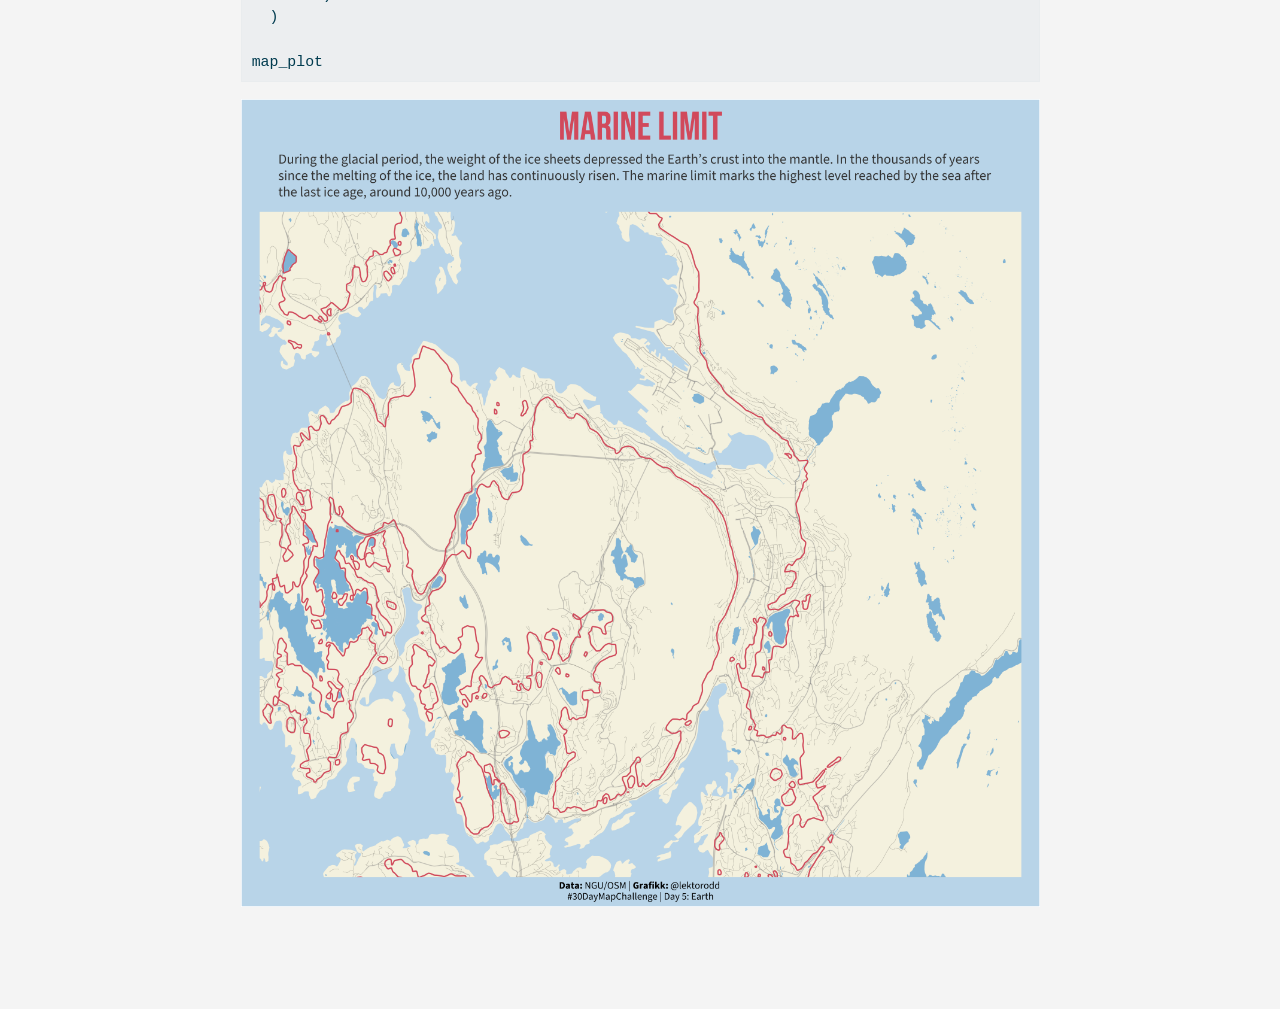
<file: 30DayMapChallenge/2025/2025-5-earth/index.html>
<!DOCTYPE html>
<html xmlns="http://www.w3.org/1999/xhtml" lang="en" xml:lang="en"><head>

<meta charset="utf-8">
<meta name="generator" content="quarto-1.8.24">

<meta name="viewport" content="width=device-width, initial-scale=1.0, user-scalable=yes">

<meta name="author" content="Torodd F. Ottestad">
<meta name="dcterms.date" content="2025-11-05">

<title>Day 5 - Earth – lektorodd | dataviz</title>
<style>
code{white-space: pre-wrap;}
span.smallcaps{font-variant: small-caps;}
div.columns{display: flex; gap: min(4vw, 1.5em);}
div.column{flex: auto; overflow-x: auto;}
div.hanging-indent{margin-left: 1.5em; text-indent: -1.5em;}
ul.task-list{list-style: none;}
ul.task-list li input[type="checkbox"] {
  width: 0.8em;
  margin: 0 0.8em 0.2em -1em; /* quarto-specific, see https://github.com/quarto-dev/quarto-cli/issues/4556 */ 
  vertical-align: middle;
}
/* CSS for syntax highlighting */
html { -webkit-text-size-adjust: 100%; }
pre > code.sourceCode { white-space: pre; position: relative; }
pre > code.sourceCode > span { display: inline-block; line-height: 1.25; }
pre > code.sourceCode > span:empty { height: 1.2em; }
.sourceCode { overflow: visible; }
code.sourceCode > span { color: inherit; text-decoration: inherit; }
div.sourceCode { margin: 1em 0; }
pre.sourceCode { margin: 0; }
@media screen {
div.sourceCode { overflow: auto; }
}
@media print {
pre > code.sourceCode { white-space: pre-wrap; }
pre > code.sourceCode > span { text-indent: -5em; padding-left: 5em; }
}
pre.numberSource code
  { counter-reset: source-line 0; }
pre.numberSource code > span
  { position: relative; left: -4em; counter-increment: source-line; }
pre.numberSource code > span > a:first-child::before
  { content: counter(source-line);
    position: relative; left: -1em; text-align: right; vertical-align: baseline;
    border: none; display: inline-block;
    -webkit-touch-callout: none; -webkit-user-select: none;
    -khtml-user-select: none; -moz-user-select: none;
    -ms-user-select: none; user-select: none;
    padding: 0 4px; width: 4em;
  }
pre.numberSource { margin-left: 3em;  padding-left: 4px; }
div.sourceCode
  {   }
@media screen {
pre > code.sourceCode > span > a:first-child::before { text-decoration: underline; }
}
</style>


<script src="../../../site_libs/quarto-nav/quarto-nav.js"></script>
<script src="../../../site_libs/quarto-nav/headroom.min.js"></script>
<script src="../../../site_libs/clipboard/clipboard.min.js"></script>
<script src="../../../site_libs/quarto-search/autocomplete.umd.js"></script>
<script src="../../../site_libs/quarto-search/fuse.min.js"></script>
<script src="../../../site_libs/quarto-search/quarto-search.js"></script>
<meta name="quarto:offset" content="../../../">
<link href="../../../favicon.png" rel="icon" type="image/png">
<script src="../../../site_libs/quarto-html/quarto.js" type="module"></script>
<script src="../../../site_libs/quarto-html/tabsets/tabsets.js" type="module"></script>
<script src="../../../site_libs/quarto-html/axe/axe-check.js" type="module"></script>
<script src="../../../site_libs/quarto-html/popper.min.js"></script>
<script src="../../../site_libs/quarto-html/tippy.umd.min.js"></script>
<script src="../../../site_libs/quarto-html/anchor.min.js"></script>
<link href="../../../site_libs/quarto-html/tippy.css" rel="stylesheet">
<link href="../../../site_libs/quarto-html/quarto-syntax-highlighting-dc55a5b9e770e841cd82e46aadbfb9b0.css" rel="stylesheet" id="quarto-text-highlighting-styles">
<script src="../../../site_libs/bootstrap/bootstrap.min.js"></script>
<link href="../../../site_libs/bootstrap/bootstrap-icons.css" rel="stylesheet">
<link href="../../../site_libs/bootstrap/bootstrap-5b4ad623e5705c0698d39aec6f10cf02.min.css" rel="stylesheet" append-hash="true" id="quarto-bootstrap" data-mode="light">
<script id="quarto-search-options" type="application/json">{
  "location": "navbar",
  "copy-button": false,
  "collapse-after": 3,
  "panel-placement": "end",
  "type": "overlay",
  "limit": 50,
  "keyboard-shortcut": [
    "f",
    "/",
    "s"
  ],
  "show-item-context": false,
  "language": {
    "search-no-results-text": "No results",
    "search-matching-documents-text": "matching documents",
    "search-copy-link-title": "Copy link to search",
    "search-hide-matches-text": "Hide additional matches",
    "search-more-match-text": "more match in this document",
    "search-more-matches-text": "more matches in this document",
    "search-clear-button-title": "Clear",
    "search-text-placeholder": "",
    "search-detached-cancel-button-title": "Cancel",
    "search-submit-button-title": "Submit",
    "search-label": "Search"
  }
}</script>


<link rel="stylesheet" href="../../../styles.css">
</head>

<body class="nav-fixed fullcontent quarto-light">

<div id="quarto-search-results"></div>
  <header id="quarto-header" class="headroom fixed-top">
    <nav class="navbar navbar-expand-lg " data-bs-theme="dark">
      <div class="navbar-container container-fluid">
      <div class="navbar-brand-container mx-auto">
    <a href="../../../index.html" class="navbar-brand navbar-brand-logo">
    </a>
    <a class="navbar-brand" href="../../../index.html">
    <span class="navbar-title">lektorodd | dataviz</span>
    </a>
  </div>
            <div id="quarto-search" class="" title="Search"></div>
          <button class="navbar-toggler" type="button" data-bs-toggle="collapse" data-bs-target="#navbarCollapse" aria-controls="navbarCollapse" role="menu" aria-expanded="false" aria-label="Toggle navigation" onclick="if (window.quartoToggleHeadroom) { window.quartoToggleHeadroom(); }">
  <span class="navbar-toggler-icon"></span>
</button>
          <div class="collapse navbar-collapse" id="navbarCollapse">
            <ul class="navbar-nav navbar-nav-scroll ms-auto">
  <li class="nav-item">
    <a class="nav-link" href="../../../maps.html"> 
<span class="menu-text">#30DayMapChallenge</span></a>
  </li>  
  <li class="nav-item">
    <a class="nav-link" href="../../../tidytuesday.html"> 
<span class="menu-text">#TidyTuesday</span></a>
  </li>  
  <li class="nav-item compact">
    <a class="nav-link" href="https://github.com/lektorodd/dataviz"> <i class="bi bi-github" role="img">
</i> 
<span class="menu-text"></span></a>
  </li>  
  <li class="nav-item compact">
    <a class="nav-link" href="https://bsky.app/profile/torodd.bsky.social"> <i class="bi bi-bluesky" role="img">
</i> 
<span class="menu-text"></span></a>
  </li>  
  <li class="nav-item compact">
    <a class="nav-link" href="https://www.linkedin.com/in/torodd-ottestad/"> <i class="bi bi-linkedin" role="img">
</i> 
<span class="menu-text"></span></a>
  </li>  
  <li class="nav-item compact">
    <a class="nav-link" href="https://lektorodd.no/"> <i class="bi bi-person-circle" role="img">
</i> 
<span class="menu-text"></span></a>
  </li>  
</ul>
          </div> <!-- /navcollapse -->
            <div class="quarto-navbar-tools">
</div>
      </div> <!-- /container-fluid -->
    </nav>
</header>
<!-- content -->
<div id="quarto-content" class="quarto-container page-columns page-rows-contents page-layout-article page-navbar">
<!-- sidebar -->
<!-- margin-sidebar -->
    
<!-- main -->
<main class="content" id="quarto-document-content">

<header id="title-block-header" class="quarto-title-block default">
<div class="quarto-title">
<h1 class="title">Day 5 - Earth</h1>
<p class="subtitle lead">#30DayMapChallenge 2025</p>
  <div class="quarto-categories">
    <div class="quarto-category">R</div>
    <div class="quarto-category">code</div>
    <div class="quarto-category">maps</div>
    <div class="quarto-category">2025</div>
  </div>
  </div>



<div class="quarto-title-meta">

    <div>
    <div class="quarto-title-meta-heading">Author</div>
    <div class="quarto-title-meta-contents">
             <p>Torodd F. Ottestad </p>
          </div>
  </div>
    
    <div>
    <div class="quarto-title-meta-heading">Published</div>
    <div class="quarto-title-meta-contents">
      <p class="date">November 5, 2025</p>
    </div>
  </div>
  
    
  </div>
  


</header>


<p>Trying some geological data today.</p>
<div class="quarto-figure quarto-figure-center">
<figure class="figure">
<p><img src="day5-earth.png" class="img-fluid quarto-figure quarto-figure-center figure-img" style="width:75.0%"></p>
</figure>
</div>
<div class="callout callout-style-default callout-tip callout-titled">
<div class="callout-header d-flex align-content-center collapsed" data-bs-toggle="collapse" data-bs-target=".callout-1-contents" aria-controls="callout-1" aria-expanded="false" aria-label="Toggle callout">
<div class="callout-icon-container">
<i class="callout-icon"></i>
</div>
<div class="callout-title-container flex-fill">
<span class="screen-reader-only">Tip</span>Libraries used
</div>
<div class="callout-btn-toggle d-inline-block border-0 py-1 ps-1 pe-0 float-end"><i class="callout-toggle"></i></div>
</div>
<div id="callout-1" class="callout-1-contents callout-collapse collapse">
<div class="callout-body-container callout-body">
<div class="cell">
<div class="code-copy-outer-scaffold"><div class="sourceCode cell-code" id="cb1"><pre class="sourceCode r code-with-copy"><code class="sourceCode r"><span id="cb1-1"><a href="#cb1-1" aria-hidden="true" tabindex="-1"></a><span class="fu">library</span>(sf)</span>
<span id="cb1-2"><a href="#cb1-2" aria-hidden="true" tabindex="-1"></a><span class="fu">library</span>(sfarrow)</span>
<span id="cb1-3"><a href="#cb1-3" aria-hidden="true" tabindex="-1"></a><span class="fu">library</span>(here)</span>
<span id="cb1-4"><a href="#cb1-4" aria-hidden="true" tabindex="-1"></a><span class="fu">library</span>(ggplot2)</span>
<span id="cb1-5"><a href="#cb1-5" aria-hidden="true" tabindex="-1"></a><span class="fu">library</span>(dplyr)</span>
<span id="cb1-6"><a href="#cb1-6" aria-hidden="true" tabindex="-1"></a><span class="fu">library</span>(osmdata)</span>
<span id="cb1-7"><a href="#cb1-7" aria-hidden="true" tabindex="-1"></a><span class="fu">library</span>(showtext)</span>
<span id="cb1-8"><a href="#cb1-8" aria-hidden="true" tabindex="-1"></a><span class="fu">library</span>(ggtext)</span></code></pre></div><button title="Copy to Clipboard" class="code-copy-button"><i class="bi"></i></button></div>
</div>
</div>
</div>
</div>
<section id="data" class="level2">
<h2 class="anchored" data-anchor-id="data">Data</h2>
<div class="cell">
<div class="code-copy-outer-scaffold"><div class="sourceCode cell-code" id="cb2"><pre class="sourceCode r code-with-copy"><code class="sourceCode r"><span id="cb2-1"><a href="#cb2-1" aria-hidden="true" tabindex="-1"></a>bergen <span class="ot">&lt;-</span> <span class="fu">st_read_parquet</span>(<span class="fu">here</span>(<span class="st">"data"</span>, <span class="st">"Kommuner.parquet"</span>))<span class="sc">|&gt;</span></span>
<span id="cb2-2"><a href="#cb2-2" aria-hidden="true" tabindex="-1"></a>    <span class="fu">filter</span>(navn <span class="sc">%in%</span> <span class="fu">c</span>(<span class="st">"Bergen"</span>, <span class="st">"Askøy"</span>, <span class="st">"Øygarden"</span>, <span class="st">"Bjørnafjorden"</span>)) <span class="sc">|&gt;</span></span>
<span id="cb2-3"><a href="#cb2-3" aria-hidden="true" tabindex="-1"></a>    <span class="fu">st_set_crs</span>(<span class="dv">25833</span>) <span class="sc">|&gt;</span></span>
<span id="cb2-4"><a href="#cb2-4" aria-hidden="true" tabindex="-1"></a>    <span class="fu">st_transform</span>(<span class="dv">4326</span>)</span></code></pre></div><button title="Copy to Clipboard" class="code-copy-button"><i class="bi"></i></button></div>
</div>
<div class="cell">
<div class="code-copy-outer-scaffold"><div class="sourceCode cell-code" id="cb3"><pre class="sourceCode r code-with-copy"><code class="sourceCode r"><span id="cb3-1"><a href="#cb3-1" aria-hidden="true" tabindex="-1"></a><span class="co"># lines</span></span>
<span id="cb3-2"><a href="#cb3-2" aria-hidden="true" tabindex="-1"></a>mg_data <span class="ot">&lt;-</span> <span class="fu">st_read</span>(<span class="fu">here</span>(<span class="st">"data"</span>, <span class="st">"geologi"</span>, <span class="st">"MarinGrense"</span>, <span class="st">"MarinGrense_20240123.shp"</span>)) <span class="sc">|&gt;</span> </span>
<span id="cb3-3"><a href="#cb3-3" aria-hidden="true" tabindex="-1"></a>  <span class="fu">st_transform</span>(<span class="dv">4326</span>)</span></code></pre></div><button title="Copy to Clipboard" class="code-copy-button"><i class="bi"></i></button></div>
<div class="cell-output cell-output-stdout">
<pre><code>Reading layer `MarinGrense_20240123' from data source 
  `/Users/torodd/GitHub/dataviz/data/geologi/MarinGrense/MarinGrense_20240123.shp' 
  using driver `ESRI Shapefile'
Simple feature collection with 47370 features and 5 fields
Geometry type: MULTILINESTRING
Dimension:     XY
Bounding box:  xmin: -86899.94 ymin: 6439782 xmax: 1130125 ymax: 7950261
Projected CRS: ETRS89 / UTM zone 33N</code></pre>
</div>
<div class="code-copy-outer-scaffold"><div class="sourceCode cell-code" id="cb5"><pre class="sourceCode r code-with-copy"><code class="sourceCode r"><span id="cb5-1"><a href="#cb5-1" aria-hidden="true" tabindex="-1"></a>coast <span class="ot">&lt;-</span> <span class="fu">readRDS</span>(<span class="fu">here</span>(<span class="st">"data"</span>, <span class="st">"osm"</span>, <span class="st">"coastline_bergen.rds"</span>))</span>
<span id="cb5-2"><a href="#cb5-2" aria-hidden="true" tabindex="-1"></a>water <span class="ot">&lt;-</span> <span class="fu">readRDS</span>(<span class="fu">here</span>(<span class="st">"data"</span>, <span class="st">"osm"</span>, <span class="st">"water_bergen.rds"</span>))</span>
<span id="cb5-3"><a href="#cb5-3" aria-hidden="true" tabindex="-1"></a>major_streets <span class="ot">&lt;-</span> <span class="fu">readRDS</span>(<span class="fu">here</span>(<span class="st">"data"</span>, <span class="st">"osm"</span>, <span class="st">"major_streets_bergen.rds"</span>))</span>
<span id="cb5-4"><a href="#cb5-4" aria-hidden="true" tabindex="-1"></a>minor_streets <span class="ot">&lt;-</span> <span class="fu">readRDS</span>(<span class="fu">here</span>(<span class="st">"data"</span>, <span class="st">"osm"</span>, <span class="st">"minor_streets_bergen.rds"</span>))</span>
<span id="cb5-5"><a href="#cb5-5" aria-hidden="true" tabindex="-1"></a></span>
<span id="cb5-6"><a href="#cb5-6" aria-hidden="true" tabindex="-1"></a>bbox_area <span class="ot">&lt;-</span> <span class="fu">st_bbox</span>(<span class="fu">c</span>(<span class="at">xmin=</span><span class="fl">5.20</span>, <span class="at">ymin=</span><span class="fl">60.32</span>, <span class="at">xmax=</span><span class="fl">5.42</span>, <span class="at">ymax=</span><span class="fl">60.415</span>), <span class="at">crs =</span> <span class="fu">st_crs</span>(<span class="dv">4326</span>))</span></code></pre></div><button title="Copy to Clipboard" class="code-copy-button"><i class="bi"></i></button></div>
</div>
</section>
<section id="map" class="level2">
<h2 class="anchored" data-anchor-id="map">Map</h2>
<div class="cell">
<div class="code-copy-outer-scaffold"><div class="sourceCode cell-code" id="cb6"><pre class="sourceCode r code-with-copy"><code class="sourceCode r"><span id="cb6-1"><a href="#cb6-1" aria-hidden="true" tabindex="-1"></a><span class="co"># color</span></span>
<span id="cb6-2"><a href="#cb6-2" aria-hidden="true" tabindex="-1"></a>sea_color <span class="ot">&lt;-</span> <span class="st">"#B8D4E8"</span></span>
<span id="cb6-3"><a href="#cb6-3" aria-hidden="true" tabindex="-1"></a>land_color <span class="ot">&lt;-</span> <span class="st">"#F4F1DE"</span></span>
<span id="cb6-4"><a href="#cb6-4" aria-hidden="true" tabindex="-1"></a>water_color <span class="ot">&lt;-</span> <span class="st">"#7FB3D5"</span></span>
<span id="cb6-5"><a href="#cb6-5" aria-hidden="true" tabindex="-1"></a>road_major_color <span class="ot">&lt;-</span> <span class="st">"#848484ff"</span></span>
<span id="cb6-6"><a href="#cb6-6" aria-hidden="true" tabindex="-1"></a>road_minor_color <span class="ot">&lt;-</span> <span class="st">"#373636ff"</span></span>
<span id="cb6-7"><a href="#cb6-7" aria-hidden="true" tabindex="-1"></a>highlight_color <span class="ot">&lt;-</span> <span class="st">"#D1495Bff"</span></span>
<span id="cb6-8"><a href="#cb6-8" aria-hidden="true" tabindex="-1"></a></span>
<span id="cb6-9"><a href="#cb6-9" aria-hidden="true" tabindex="-1"></a><span class="co"># text</span></span>
<span id="cb6-10"><a href="#cb6-10" aria-hidden="true" tabindex="-1"></a>title <span class="ot">&lt;-</span> <span class="st">"Marine Limit"</span></span>
<span id="cb6-11"><a href="#cb6-11" aria-hidden="true" tabindex="-1"></a>subtitle <span class="ot">&lt;-</span>  <span class="st">"During the glacial period, the weight of the ice sheets depressed the Earth's crust into the mantle. In the thousands of years since the melting of the ice, the land has continuously risen. The marine limit marks the highest level reached by the sea after the last ice age, around 10,000 years ago."</span></span>
<span id="cb6-12"><a href="#cb6-12" aria-hidden="true" tabindex="-1"></a>caption <span class="ot">&lt;-</span> <span class="st">"**Data:** NGU/OSM | **Grafikk:** @lektorodd &lt;br&gt;#30DayMapChallenge | Day 5: Earth"</span></span>
<span id="cb6-13"><a href="#cb6-13" aria-hidden="true" tabindex="-1"></a></span>
<span id="cb6-14"><a href="#cb6-14" aria-hidden="true" tabindex="-1"></a><span class="co"># fonts</span></span>
<span id="cb6-15"><a href="#cb6-15" aria-hidden="true" tabindex="-1"></a><span class="fu">font_add_google</span>(<span class="st">"Source Sans 3"</span>, <span class="st">"sourcesans"</span>)</span>
<span id="cb6-16"><a href="#cb6-16" aria-hidden="true" tabindex="-1"></a><span class="fu">font_add_google</span>(<span class="st">"Bebas Neue"</span>, <span class="st">"bebas"</span>)</span>
<span id="cb6-17"><a href="#cb6-17" aria-hidden="true" tabindex="-1"></a><span class="fu">showtext_auto</span>()</span>
<span id="cb6-18"><a href="#cb6-18" aria-hidden="true" tabindex="-1"></a><span class="fu">showtext_opts</span>(<span class="at">dpi =</span> <span class="dv">300</span>)</span>
<span id="cb6-19"><a href="#cb6-19" aria-hidden="true" tabindex="-1"></a></span>
<span id="cb6-20"><a href="#cb6-20" aria-hidden="true" tabindex="-1"></a></span>
<span id="cb6-21"><a href="#cb6-21" aria-hidden="true" tabindex="-1"></a></span>
<span id="cb6-22"><a href="#cb6-22" aria-hidden="true" tabindex="-1"></a>map_plot <span class="ot">&lt;-</span> <span class="fu">ggplot</span>() <span class="sc">+</span> </span>
<span id="cb6-23"><a href="#cb6-23" aria-hidden="true" tabindex="-1"></a>  <span class="fu">geom_sf</span>(<span class="at">data =</span> bergen, <span class="at">fill =</span> land_color, <span class="at">color =</span> <span class="cn">NA</span>) <span class="sc">+</span></span>
<span id="cb6-24"><a href="#cb6-24" aria-hidden="true" tabindex="-1"></a>  <span class="fu">geom_sf</span>(<span class="at">data =</span> water<span class="sc">$</span>osm_polygons, <span class="at">fill =</span> water_color, <span class="at">color =</span> <span class="cn">NA</span>, <span class="at">size =</span> <span class="fl">0.1</span>) <span class="sc">+</span></span>
<span id="cb6-25"><a href="#cb6-25" aria-hidden="true" tabindex="-1"></a>  <span class="fu">geom_sf</span>(<span class="at">data =</span> water<span class="sc">$</span>osm_multipolygons, <span class="at">fill =</span> water_color, <span class="at">color =</span> <span class="cn">NA</span>, <span class="at">size =</span> <span class="fl">0.1</span>) <span class="sc">+</span> </span>
<span id="cb6-26"><a href="#cb6-26" aria-hidden="true" tabindex="-1"></a>  <span class="fu">geom_sf</span>(<span class="at">data =</span> major_streets<span class="sc">$</span>osm_lines, <span class="at">color =</span> road_major_color, <span class="at">size =</span> <span class="fl">0.3</span>, <span class="at">alpha =</span> <span class="fl">0.5</span>) <span class="sc">+</span></span>
<span id="cb6-27"><a href="#cb6-27" aria-hidden="true" tabindex="-1"></a>  <span class="fu">geom_sf</span>(<span class="at">data =</span> minor_streets<span class="sc">$</span>osm_lines, <span class="at">color =</span> road_minor_color, <span class="at">size =</span> <span class="fl">0.1</span>, <span class="at">alpha =</span> <span class="fl">0.5</span>) <span class="sc">+</span></span>
<span id="cb6-28"><a href="#cb6-28" aria-hidden="true" tabindex="-1"></a>  <span class="fu">geom_sf</span>(<span class="at">data =</span> mg_data, <span class="at">color =</span> highlight_color) <span class="sc">+</span></span>
<span id="cb6-29"><a href="#cb6-29" aria-hidden="true" tabindex="-1"></a>  <span class="fu">coord_sf</span>(<span class="at">xlim =</span> <span class="fu">c</span>(bbox_area<span class="sc">$</span>xmin, bbox_area<span class="sc">$</span>xmax), <span class="at">ylim =</span> <span class="fu">c</span>(bbox_area<span class="sc">$</span>ymin, bbox_area<span class="sc">$</span>ymax)) <span class="sc">+</span></span>
<span id="cb6-30"><a href="#cb6-30" aria-hidden="true" tabindex="-1"></a>  <span class="fu">labs</span>(</span>
<span id="cb6-31"><a href="#cb6-31" aria-hidden="true" tabindex="-1"></a>    <span class="at">title =</span> title,</span>
<span id="cb6-32"><a href="#cb6-32" aria-hidden="true" tabindex="-1"></a>    <span class="at">subtitle =</span> subtitle,</span>
<span id="cb6-33"><a href="#cb6-33" aria-hidden="true" tabindex="-1"></a>    <span class="at">caption =</span> caption</span>
<span id="cb6-34"><a href="#cb6-34" aria-hidden="true" tabindex="-1"></a>  ) <span class="sc">+</span></span>
<span id="cb6-35"><a href="#cb6-35" aria-hidden="true" tabindex="-1"></a>  <span class="fu">theme</span>(</span>
<span id="cb6-36"><a href="#cb6-36" aria-hidden="true" tabindex="-1"></a>    <span class="at">panel.background =</span> <span class="fu">element_rect</span>(<span class="at">fill =</span> sea_color),</span>
<span id="cb6-37"><a href="#cb6-37" aria-hidden="true" tabindex="-1"></a>    <span class="at">plot.background =</span> <span class="fu">element_rect</span>(<span class="at">fill =</span> sea_color),</span>
<span id="cb6-38"><a href="#cb6-38" aria-hidden="true" tabindex="-1"></a>    <span class="at">panel.grid =</span> <span class="fu">element_blank</span>(),</span>
<span id="cb6-39"><a href="#cb6-39" aria-hidden="true" tabindex="-1"></a>    <span class="at">axis.title =</span> <span class="fu">element_blank</span>(),</span>
<span id="cb6-40"><a href="#cb6-40" aria-hidden="true" tabindex="-1"></a>    <span class="at">axis.text =</span> <span class="fu">element_blank</span>(),</span>
<span id="cb6-41"><a href="#cb6-41" aria-hidden="true" tabindex="-1"></a>    <span class="at">axis.ticks =</span> <span class="fu">element_blank</span>(),</span>
<span id="cb6-42"><a href="#cb6-42" aria-hidden="true" tabindex="-1"></a>    <span class="at">plot.margin =</span> <span class="fu">margin</span>(<span class="dv">0</span>, <span class="dv">15</span>, <span class="dv">0</span>, <span class="dv">15</span>),</span>
<span id="cb6-43"><a href="#cb6-43" aria-hidden="true" tabindex="-1"></a>    <span class="at">plot.title =</span> <span class="fu">element_text</span>(</span>
<span id="cb6-44"><a href="#cb6-44" aria-hidden="true" tabindex="-1"></a>      <span class="at">family =</span> <span class="st">"bebas"</span>,</span>
<span id="cb6-45"><a href="#cb6-45" aria-hidden="true" tabindex="-1"></a>      <span class="at">size =</span> <span class="dv">32</span>,</span>
<span id="cb6-46"><a href="#cb6-46" aria-hidden="true" tabindex="-1"></a>      <span class="at">face =</span> <span class="st">"bold"</span>,</span>
<span id="cb6-47"><a href="#cb6-47" aria-hidden="true" tabindex="-1"></a>      <span class="at">color =</span> highlight_color,</span>
<span id="cb6-48"><a href="#cb6-48" aria-hidden="true" tabindex="-1"></a>      <span class="at">hjust =</span> <span class="fl">0.5</span>,</span>
<span id="cb6-49"><a href="#cb6-49" aria-hidden="true" tabindex="-1"></a>      <span class="at">margin =</span> <span class="fu">margin</span>(<span class="at">b =</span> <span class="dv">10</span>, <span class="at">t =</span> <span class="dv">10</span>)</span>
<span id="cb6-50"><a href="#cb6-50" aria-hidden="true" tabindex="-1"></a>    ),</span>
<span id="cb6-51"><a href="#cb6-51" aria-hidden="true" tabindex="-1"></a>    <span class="at">plot.subtitle =</span> <span class="fu">element_textbox_simple</span>(</span>
<span id="cb6-52"><a href="#cb6-52" aria-hidden="true" tabindex="-1"></a>      <span class="at">family =</span> <span class="st">"sourcesans"</span>,</span>
<span id="cb6-53"><a href="#cb6-53" aria-hidden="true" tabindex="-1"></a>      <span class="at">size =</span>,</span>
<span id="cb6-54"><a href="#cb6-54" aria-hidden="true" tabindex="-1"></a>      <span class="at">color =</span> <span class="st">"#333333"</span>,</span>
<span id="cb6-55"><a href="#cb6-55" aria-hidden="true" tabindex="-1"></a>      <span class="at">hjust =</span> <span class="fl">0.5</span>,</span>
<span id="cb6-56"><a href="#cb6-56" aria-hidden="true" tabindex="-1"></a>      <span class="at">margin =</span> <span class="fu">margin</span>(<span class="at">b =</span> <span class="dv">10</span>, <span class="at">l =</span> <span class="dv">15</span>, <span class="at">r =</span> <span class="dv">15</span>)</span>
<span id="cb6-57"><a href="#cb6-57" aria-hidden="true" tabindex="-1"></a>    ),</span>
<span id="cb6-58"><a href="#cb6-58" aria-hidden="true" tabindex="-1"></a>    <span class="at">plot.caption =</span> <span class="fu">element_markdown</span>(</span>
<span id="cb6-59"><a href="#cb6-59" aria-hidden="true" tabindex="-1"></a>            <span class="at">family =</span> <span class="st">"sourcesans"</span>,</span>
<span id="cb6-60"><a href="#cb6-60" aria-hidden="true" tabindex="-1"></a>            <span class="at">size =</span> <span class="dv">8</span>,</span>
<span id="cb6-61"><a href="#cb6-61" aria-hidden="true" tabindex="-1"></a>            <span class="at">hjust =</span> <span class="fl">0.5</span>,</span>
<span id="cb6-62"><a href="#cb6-62" aria-hidden="true" tabindex="-1"></a>            <span class="at">lineheight =</span> <span class="fl">1.1</span>,</span>
<span id="cb6-63"><a href="#cb6-63" aria-hidden="true" tabindex="-1"></a>            <span class="at">margin =</span> <span class="fu">margin</span>(<span class="at">t =</span> <span class="dv">4</span>, <span class="at">b =</span> <span class="dv">4</span>)</span>
<span id="cb6-64"><a href="#cb6-64" aria-hidden="true" tabindex="-1"></a>        )</span>
<span id="cb6-65"><a href="#cb6-65" aria-hidden="true" tabindex="-1"></a>  )</span>
<span id="cb6-66"><a href="#cb6-66" aria-hidden="true" tabindex="-1"></a></span>
<span id="cb6-67"><a href="#cb6-67" aria-hidden="true" tabindex="-1"></a>map_plot</span></code></pre></div><button title="Copy to Clipboard" class="code-copy-button"><i class="bi"></i></button></div>
<div class="cell-output-display">
<div>
<figure class="figure">
<p><img src="index_files/figure-html/create-map-1.png" class="img-fluid figure-img" width="2670"></p>
</figure>
</div>
</div>
</div>


</section>

</main> <!-- /main -->
<script id="quarto-html-after-body" type="application/javascript">
  window.document.addEventListener("DOMContentLoaded", function (event) {
    const icon = "";
    const anchorJS = new window.AnchorJS();
    anchorJS.options = {
      placement: 'right',
      icon: icon
    };
    anchorJS.add('.anchored');
    const isCodeAnnotation = (el) => {
      for (const clz of el.classList) {
        if (clz.startsWith('code-annotation-')) {                     
          return true;
        }
      }
      return false;
    }
    const onCopySuccess = function(e) {
      // button target
      const button = e.trigger;
      // don't keep focus
      button.blur();
      // flash "checked"
      button.classList.add('code-copy-button-checked');
      var currentTitle = button.getAttribute("title");
      button.setAttribute("title", "Copied!");
      let tooltip;
      if (window.bootstrap) {
        button.setAttribute("data-bs-toggle", "tooltip");
        button.setAttribute("data-bs-placement", "left");
        button.setAttribute("data-bs-title", "Copied!");
        tooltip = new bootstrap.Tooltip(button, 
          { trigger: "manual", 
            customClass: "code-copy-button-tooltip",
            offset: [0, -8]});
        tooltip.show();    
      }
      setTimeout(function() {
        if (tooltip) {
          tooltip.hide();
          button.removeAttribute("data-bs-title");
          button.removeAttribute("data-bs-toggle");
          button.removeAttribute("data-bs-placement");
        }
        button.setAttribute("title", currentTitle);
        button.classList.remove('code-copy-button-checked');
      }, 1000);
      // clear code selection
      e.clearSelection();
    }
    const getTextToCopy = function(trigger) {
      const outerScaffold = trigger.parentElement.cloneNode(true);
      const codeEl = outerScaffold.querySelector('code');
      for (const childEl of codeEl.children) {
        if (isCodeAnnotation(childEl)) {
          childEl.remove();
        }
      }
      return codeEl.innerText;
    }
    const clipboard = new window.ClipboardJS('.code-copy-button:not([data-in-quarto-modal])', {
      text: getTextToCopy
    });
    clipboard.on('success', onCopySuccess);
    if (window.document.getElementById('quarto-embedded-source-code-modal')) {
      const clipboardModal = new window.ClipboardJS('.code-copy-button[data-in-quarto-modal]', {
        text: getTextToCopy,
        container: window.document.getElementById('quarto-embedded-source-code-modal')
      });
      clipboardModal.on('success', onCopySuccess);
    }
      var localhostRegex = new RegExp(/^(?:http|https):\/\/localhost\:?[0-9]*\//);
      var mailtoRegex = new RegExp(/^mailto:/);
        var filterRegex = new RegExp("https:\/\/lektorodd\.github\.io\/dataviz");
      var isInternal = (href) => {
          return filterRegex.test(href) || localhostRegex.test(href) || mailtoRegex.test(href);
      }
      // Inspect non-navigation links and adorn them if external
     var links = window.document.querySelectorAll('a[href]:not(.nav-link):not(.navbar-brand):not(.toc-action):not(.sidebar-link):not(.sidebar-item-toggle):not(.pagination-link):not(.no-external):not([aria-hidden]):not(.dropdown-item):not(.quarto-navigation-tool):not(.about-link)');
      for (var i=0; i<links.length; i++) {
        const link = links[i];
        if (!isInternal(link.href)) {
          // undo the damage that might have been done by quarto-nav.js in the case of
          // links that we want to consider external
          if (link.dataset.originalHref !== undefined) {
            link.href = link.dataset.originalHref;
          }
        }
      }
    function tippyHover(el, contentFn, onTriggerFn, onUntriggerFn) {
      const config = {
        allowHTML: true,
        maxWidth: 500,
        delay: 100,
        arrow: false,
        appendTo: function(el) {
            return el.parentElement;
        },
        interactive: true,
        interactiveBorder: 10,
        theme: 'quarto',
        placement: 'bottom-start',
      };
      if (contentFn) {
        config.content = contentFn;
      }
      if (onTriggerFn) {
        config.onTrigger = onTriggerFn;
      }
      if (onUntriggerFn) {
        config.onUntrigger = onUntriggerFn;
      }
      window.tippy(el, config); 
    }
    const noterefs = window.document.querySelectorAll('a[role="doc-noteref"]');
    for (var i=0; i<noterefs.length; i++) {
      const ref = noterefs[i];
      tippyHover(ref, function() {
        // use id or data attribute instead here
        let href = ref.getAttribute('data-footnote-href') || ref.getAttribute('href');
        try { href = new URL(href).hash; } catch {}
        const id = href.replace(/^#\/?/, "");
        const note = window.document.getElementById(id);
        if (note) {
          return note.innerHTML;
        } else {
          return "";
        }
      });
    }
    const xrefs = window.document.querySelectorAll('a.quarto-xref');
    const processXRef = (id, note) => {
      // Strip column container classes
      const stripColumnClz = (el) => {
        el.classList.remove("page-full", "page-columns");
        if (el.children) {
          for (const child of el.children) {
            stripColumnClz(child);
          }
        }
      }
      stripColumnClz(note)
      if (id === null || id.startsWith('sec-')) {
        // Special case sections, only their first couple elements
        const container = document.createElement("div");
        if (note.children && note.children.length > 2) {
          container.appendChild(note.children[0].cloneNode(true));
          for (let i = 1; i < note.children.length; i++) {
            const child = note.children[i];
            if (child.tagName === "P" && child.innerText === "") {
              continue;
            } else {
              container.appendChild(child.cloneNode(true));
              break;
            }
          }
          if (window.Quarto?.typesetMath) {
            window.Quarto.typesetMath(container);
          }
          return container.innerHTML
        } else {
          if (window.Quarto?.typesetMath) {
            window.Quarto.typesetMath(note);
          }
          return note.innerHTML;
        }
      } else {
        // Remove any anchor links if they are present
        const anchorLink = note.querySelector('a.anchorjs-link');
        if (anchorLink) {
          anchorLink.remove();
        }
        if (window.Quarto?.typesetMath) {
          window.Quarto.typesetMath(note);
        }
        if (note.classList.contains("callout")) {
          return note.outerHTML;
        } else {
          return note.innerHTML;
        }
      }
    }
    for (var i=0; i<xrefs.length; i++) {
      const xref = xrefs[i];
      tippyHover(xref, undefined, function(instance) {
        instance.disable();
        let url = xref.getAttribute('href');
        let hash = undefined; 
        if (url.startsWith('#')) {
          hash = url;
        } else {
          try { hash = new URL(url).hash; } catch {}
        }
        if (hash) {
          const id = hash.replace(/^#\/?/, "");
          const note = window.document.getElementById(id);
          if (note !== null) {
            try {
              const html = processXRef(id, note.cloneNode(true));
              instance.setContent(html);
            } finally {
              instance.enable();
              instance.show();
            }
          } else {
            // See if we can fetch this
            fetch(url.split('#')[0])
            .then(res => res.text())
            .then(html => {
              const parser = new DOMParser();
              const htmlDoc = parser.parseFromString(html, "text/html");
              const note = htmlDoc.getElementById(id);
              if (note !== null) {
                const html = processXRef(id, note);
                instance.setContent(html);
              } 
            }).finally(() => {
              instance.enable();
              instance.show();
            });
          }
        } else {
          // See if we can fetch a full url (with no hash to target)
          // This is a special case and we should probably do some content thinning / targeting
          fetch(url)
          .then(res => res.text())
          .then(html => {
            const parser = new DOMParser();
            const htmlDoc = parser.parseFromString(html, "text/html");
            const note = htmlDoc.querySelector('main.content');
            if (note !== null) {
              // This should only happen for chapter cross references
              // (since there is no id in the URL)
              // remove the first header
              if (note.children.length > 0 && note.children[0].tagName === "HEADER") {
                note.children[0].remove();
              }
              const html = processXRef(null, note);
              instance.setContent(html);
            } 
          }).finally(() => {
            instance.enable();
            instance.show();
          });
        }
      }, function(instance) {
      });
    }
        let selectedAnnoteEl;
        const selectorForAnnotation = ( cell, annotation) => {
          let cellAttr = 'data-code-cell="' + cell + '"';
          let lineAttr = 'data-code-annotation="' +  annotation + '"';
          const selector = 'span[' + cellAttr + '][' + lineAttr + ']';
          return selector;
        }
        const selectCodeLines = (annoteEl) => {
          const doc = window.document;
          const targetCell = annoteEl.getAttribute("data-target-cell");
          const targetAnnotation = annoteEl.getAttribute("data-target-annotation");
          const annoteSpan = window.document.querySelector(selectorForAnnotation(targetCell, targetAnnotation));
          const lines = annoteSpan.getAttribute("data-code-lines").split(",");
          const lineIds = lines.map((line) => {
            return targetCell + "-" + line;
          })
          let top = null;
          let height = null;
          let parent = null;
          if (lineIds.length > 0) {
              //compute the position of the single el (top and bottom and make a div)
              const el = window.document.getElementById(lineIds[0]);
              top = el.offsetTop;
              height = el.offsetHeight;
              parent = el.parentElement.parentElement;
            if (lineIds.length > 1) {
              const lastEl = window.document.getElementById(lineIds[lineIds.length - 1]);
              const bottom = lastEl.offsetTop + lastEl.offsetHeight;
              height = bottom - top;
            }
            if (top !== null && height !== null && parent !== null) {
              // cook up a div (if necessary) and position it 
              let div = window.document.getElementById("code-annotation-line-highlight");
              if (div === null) {
                div = window.document.createElement("div");
                div.setAttribute("id", "code-annotation-line-highlight");
                div.style.position = 'absolute';
                parent.appendChild(div);
              }
              div.style.top = top - 2 + "px";
              div.style.height = height + 4 + "px";
              div.style.left = 0;
              let gutterDiv = window.document.getElementById("code-annotation-line-highlight-gutter");
              if (gutterDiv === null) {
                gutterDiv = window.document.createElement("div");
                gutterDiv.setAttribute("id", "code-annotation-line-highlight-gutter");
                gutterDiv.style.position = 'absolute';
                const codeCell = window.document.getElementById(targetCell);
                const gutter = codeCell.querySelector('.code-annotation-gutter');
                gutter.appendChild(gutterDiv);
              }
              gutterDiv.style.top = top - 2 + "px";
              gutterDiv.style.height = height + 4 + "px";
            }
            selectedAnnoteEl = annoteEl;
          }
        };
        const unselectCodeLines = () => {
          const elementsIds = ["code-annotation-line-highlight", "code-annotation-line-highlight-gutter"];
          elementsIds.forEach((elId) => {
            const div = window.document.getElementById(elId);
            if (div) {
              div.remove();
            }
          });
          selectedAnnoteEl = undefined;
        };
          // Handle positioning of the toggle
      window.addEventListener(
        "resize",
        throttle(() => {
          elRect = undefined;
          if (selectedAnnoteEl) {
            selectCodeLines(selectedAnnoteEl);
          }
        }, 10)
      );
      function throttle(fn, ms) {
      let throttle = false;
      let timer;
        return (...args) => {
          if(!throttle) { // first call gets through
              fn.apply(this, args);
              throttle = true;
          } else { // all the others get throttled
              if(timer) clearTimeout(timer); // cancel #2
              timer = setTimeout(() => {
                fn.apply(this, args);
                timer = throttle = false;
              }, ms);
          }
        };
      }
        // Attach click handler to the DT
        const annoteDls = window.document.querySelectorAll('dt[data-target-cell]');
        for (const annoteDlNode of annoteDls) {
          annoteDlNode.addEventListener('click', (event) => {
            const clickedEl = event.target;
            if (clickedEl !== selectedAnnoteEl) {
              unselectCodeLines();
              const activeEl = window.document.querySelector('dt[data-target-cell].code-annotation-active');
              if (activeEl) {
                activeEl.classList.remove('code-annotation-active');
              }
              selectCodeLines(clickedEl);
              clickedEl.classList.add('code-annotation-active');
            } else {
              // Unselect the line
              unselectCodeLines();
              clickedEl.classList.remove('code-annotation-active');
            }
          });
        }
    const findCites = (el) => {
      const parentEl = el.parentElement;
      if (parentEl) {
        const cites = parentEl.dataset.cites;
        if (cites) {
          return {
            el,
            cites: cites.split(' ')
          };
        } else {
          return findCites(el.parentElement)
        }
      } else {
        return undefined;
      }
    };
    var bibliorefs = window.document.querySelectorAll('a[role="doc-biblioref"]');
    for (var i=0; i<bibliorefs.length; i++) {
      const ref = bibliorefs[i];
      const citeInfo = findCites(ref);
      if (citeInfo) {
        tippyHover(citeInfo.el, function() {
          var popup = window.document.createElement('div');
          citeInfo.cites.forEach(function(cite) {
            var citeDiv = window.document.createElement('div');
            citeDiv.classList.add('hanging-indent');
            citeDiv.classList.add('csl-entry');
            var biblioDiv = window.document.getElementById('ref-' + cite);
            if (biblioDiv) {
              citeDiv.innerHTML = biblioDiv.innerHTML;
            }
            popup.appendChild(citeDiv);
          });
          return popup.innerHTML;
        });
      }
    }
  });
  </script>
</div> <!-- /content -->




</body></html>
</file>
<file: site_libs/quarto-html/tippy.css>
.tippy-box[data-animation=fade][data-state=hidden]{opacity:0}[data-tippy-root]{max-width:calc(100vw - 10px)}.tippy-box{position:relative;background-color:#333;color:#fff;border-radius:4px;font-size:14px;line-height:1.4;white-space:normal;outline:0;transition-property:transform,visibility,opacity}.tippy-box[data-placement^=top]>.tippy-arrow{bottom:0}.tippy-box[data-placement^=top]>.tippy-arrow:before{bottom:-7px;left:0;border-width:8px 8px 0;border-top-color:initial;transform-origin:center top}.tippy-box[data-placement^=bottom]>.tippy-arrow{top:0}.tippy-box[data-placement^=bottom]>.tippy-arrow:before{top:-7px;left:0;border-width:0 8px 8px;border-bottom-color:initial;transform-origin:center bottom}.tippy-box[data-placement^=left]>.tippy-arrow{right:0}.tippy-box[data-placement^=left]>.tippy-arrow:before{border-width:8px 0 8px 8px;border-left-color:initial;right:-7px;transform-origin:center left}.tippy-box[data-placement^=right]>.tippy-arrow{left:0}.tippy-box[data-placement^=right]>.tippy-arrow:before{left:-7px;border-width:8px 8px 8px 0;border-right-color:initial;transform-origin:center right}.tippy-box[data-inertia][data-state=visible]{transition-timing-function:cubic-bezier(.54,1.5,.38,1.11)}.tippy-arrow{width:16px;height:16px;color:#333}.tippy-arrow:before{content:"";position:absolute;border-color:transparent;border-style:solid}.tippy-content{position:relative;padding:5px 9px;z-index:1}
</file>
<file: site_libs/quarto-html/quarto-syntax-highlighting-dc55a5b9e770e841cd82e46aadbfb9b0.css>
/* quarto syntax highlight colors */
:root {
  --quarto-hl-ot-color: #003B4F;
  --quarto-hl-at-color: #657422;
  --quarto-hl-ss-color: #20794D;
  --quarto-hl-an-color: #5E5E5E;
  --quarto-hl-fu-color: #4758AB;
  --quarto-hl-st-color: #20794D;
  --quarto-hl-cf-color: #003B4F;
  --quarto-hl-op-color: #5E5E5E;
  --quarto-hl-er-color: #AD0000;
  --quarto-hl-bn-color: #AD0000;
  --quarto-hl-al-color: #AD0000;
  --quarto-hl-va-color: #111111;
  --quarto-hl-bu-color: inherit;
  --quarto-hl-ex-color: inherit;
  --quarto-hl-pp-color: #AD0000;
  --quarto-hl-in-color: #5E5E5E;
  --quarto-hl-vs-color: #20794D;
  --quarto-hl-wa-color: #5E5E5E;
  --quarto-hl-do-color: #5E5E5E;
  --quarto-hl-im-color: #00769E;
  --quarto-hl-ch-color: #20794D;
  --quarto-hl-dt-color: #AD0000;
  --quarto-hl-fl-color: #AD0000;
  --quarto-hl-co-color: #5E5E5E;
  --quarto-hl-cv-color: #5E5E5E;
  --quarto-hl-cn-color: #8f5902;
  --quarto-hl-sc-color: #5E5E5E;
  --quarto-hl-dv-color: #AD0000;
  --quarto-hl-kw-color: #003B4F;
}

/* other quarto variables */
:root {
  --quarto-font-monospace: SFMono-Regular, Menlo, Monaco, Consolas, "Liberation Mono", "Courier New", monospace;
}

/* syntax highlight based on Pandoc's rules */
pre > code.sourceCode > span {
  color: #003B4F;
}

code.sourceCode > span {
  color: #003B4F;
}

div.sourceCode,
div.sourceCode pre.sourceCode {
  color: #003B4F;
}

/* Normal */
code span {
  color: #003B4F;
}

/* Alert */
code span.al {
  color: #AD0000;
  font-style: inherit;
}

/* Annotation */
code span.an {
  color: #5E5E5E;
  font-style: inherit;
}

/* Attribute */
code span.at {
  color: #657422;
  font-style: inherit;
}

/* BaseN */
code span.bn {
  color: #AD0000;
  font-style: inherit;
}

/* BuiltIn */
code span.bu {
  font-style: inherit;
}

/* ControlFlow */
code span.cf {
  color: #003B4F;
  font-weight: bold;
  font-style: inherit;
}

/* Char */
code span.ch {
  color: #20794D;
  font-style: inherit;
}

/* Constant */
code span.cn {
  color: #8f5902;
  font-style: inherit;
}

/* Comment */
code span.co {
  color: #5E5E5E;
  font-style: inherit;
}

/* CommentVar */
code span.cv {
  color: #5E5E5E;
  font-style: italic;
}

/* Documentation */
code span.do {
  color: #5E5E5E;
  font-style: italic;
}

/* DataType */
code span.dt {
  color: #AD0000;
  font-style: inherit;
}

/* DecVal */
code span.dv {
  color: #AD0000;
  font-style: inherit;
}

/* Error */
code span.er {
  color: #AD0000;
  font-style: inherit;
}

/* Extension */
code span.ex {
  font-style: inherit;
}

/* Float */
code span.fl {
  color: #AD0000;
  font-style: inherit;
}

/* Function */
code span.fu {
  color: #4758AB;
  font-style: inherit;
}

/* Import */
code span.im {
  color: #00769E;
  font-style: inherit;
}

/* Information */
code span.in {
  color: #5E5E5E;
  font-style: inherit;
}

/* Keyword */
code span.kw {
  color: #003B4F;
  font-weight: bold;
  font-style: inherit;
}

/* Operator */
code span.op {
  color: #5E5E5E;
  font-style: inherit;
}

/* Other */
code span.ot {
  color: #003B4F;
  font-style: inherit;
}

/* Preprocessor */
code span.pp {
  color: #AD0000;
  font-style: inherit;
}

/* SpecialChar */
code span.sc {
  color: #5E5E5E;
  font-style: inherit;
}

/* SpecialString */
code span.ss {
  color: #20794D;
  font-style: inherit;
}

/* String */
code span.st {
  color: #20794D;
  font-style: inherit;
}

/* Variable */
code span.va {
  color: #111111;
  font-style: inherit;
}

/* VerbatimString */
code span.vs {
  color: #20794D;
  font-style: inherit;
}

/* Warning */
code span.wa {
  color: #5E5E5E;
  font-style: italic;
}

.prevent-inlining {
  content: "</";
}

/*# sourceMappingURL=21f0b8dca5c347bd0a806dc2ce2adfe3.css.map */
</file>
<file: styles.css>
/* css styles */

/* Import Google Fonts */
@import url('https://fonts.googleapis.com/css2?family=JetBrains+Mono:wght@400;500;600;700&display=swap');
@import url('https://fonts.googleapis.com/css2?family=Source+Sans+3:wght@300;400;600;700&display=swap');

/* Apply fonts */
body {
  font-family: 'Source Sans 3', sans-serif;
}

h1, h2, h3, h4, h5, h6 {
  font-family: 'JetBrains Mono', monospace;
}

/* General styles */
body {
  margin: 0;
  padding: 0;
  background-color: #f4f4f4;
  color: #333;
}
</file>
